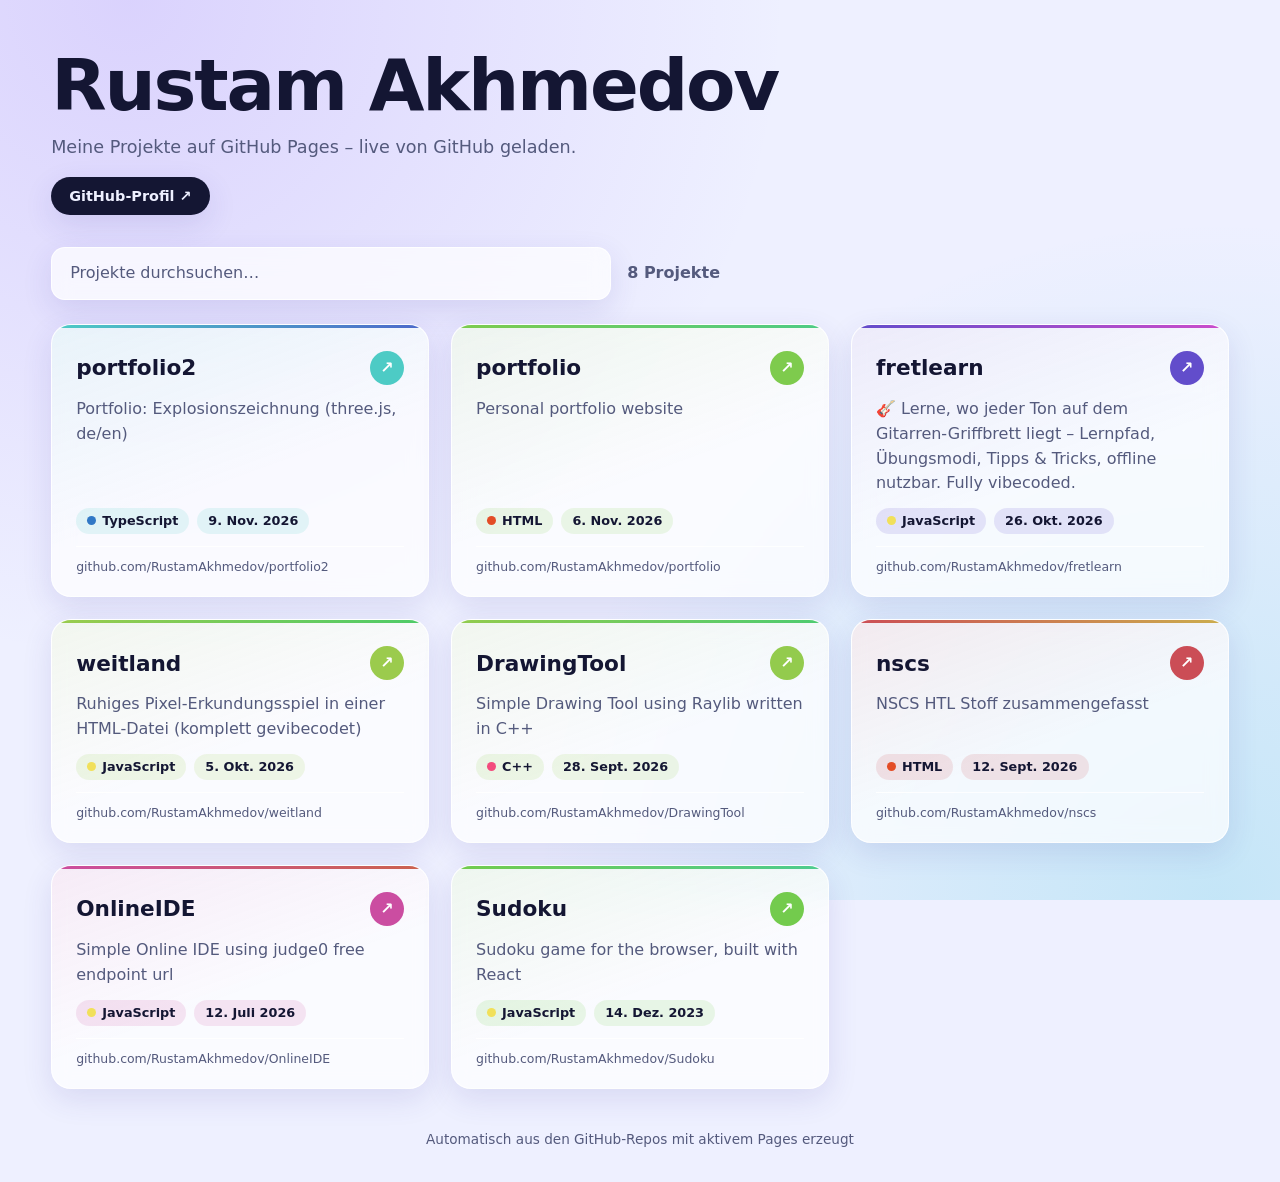
<file: index.html>
<!doctype html>
<html lang="de">
<head>
  <meta charset="utf-8">
  <meta name="viewport" content="width=device-width, initial-scale=1">
  <title>Rustam Akhmedov – Projekte</title>
  <meta name="description" content="Übersicht meiner auf GitHub Pages gehosteten Projekte.">
  <link rel="icon" type="image/svg+xml" href="/favicon.svg?v=3">
  <link rel="stylesheet" href="/style.css?v=5">
</head>
<body data-page="home">
  <main>
    <header class="hero">
      <div>
        <h1>Rustam Akhmedov</h1>
        <p class="sub">Meine Projekte auf GitHub Pages – live von GitHub geladen.</p>
        <div class="hero-links">
          <a class="pill" href="https://github.com/RustamAkhmedov">GitHub-Profil ↗</a>
        </div>
      </div>
    </header>
    <div class="toolbar">
      <input id="search" type="search" placeholder="Projekte durchsuchen…" aria-label="Projekte durchsuchen">
      <span id="count" class="count"></span>
    </div>
    <div id="projects" class="grid"><div class="skeleton"></div><div class="skeleton"></div><div class="skeleton"></div></div>
    <footer>Automatisch aus den GitHub-Repos mit aktivem Pages erzeugt</footer>
  </main>
  <script src="/app.js?v=7"></script>
</body>
</html>
</file>
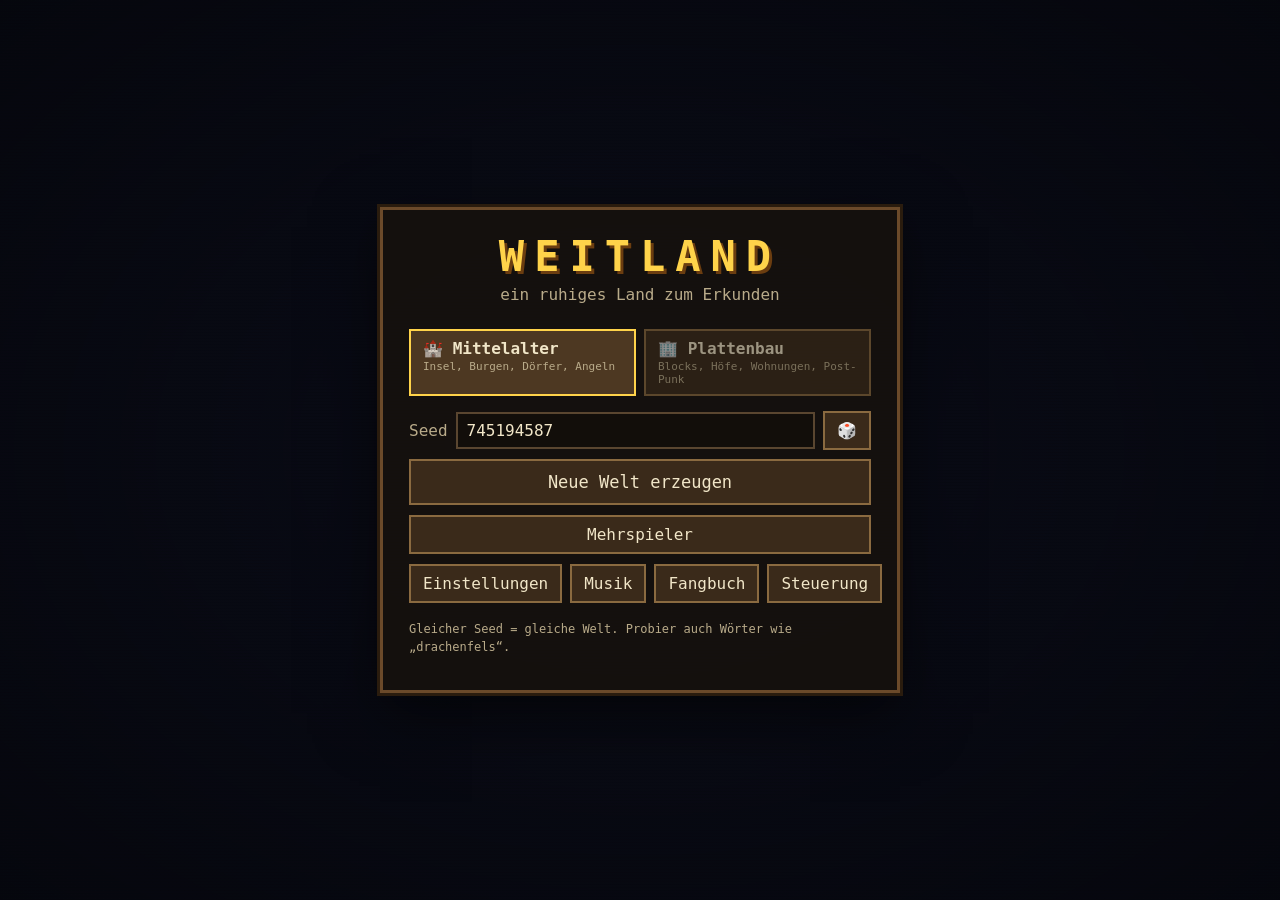
<file: weitland/index.html>
<!DOCTYPE html>
<html lang="de">
<head>
<meta charset="utf-8">
<meta name="viewport" content="width=device-width, initial-scale=1">
<title>Weitland</title>
<style>
:root {
  --ink: #f1e6c8;
  --ink-dim: #b9ab8a;
  --panel: rgba(22, 18, 14, 0.92);
  --wood: #6b4a2a;
  --gold: #ffd34a;
  --font: ui-monospace, "DejaVu Sans Mono", "Cascadia Mono", Consolas, monospace;
}

* { box-sizing: border-box; }
html, body {
  margin: 0; height: 100%; overflow: hidden;
  background: #0b0d18; color: var(--ink); font-family: var(--font);
  user-select: none;
}

#view, #mapCanvas, #scan {
  position: fixed; inset: 0; width: 100vw; height: 100vh; display: block;
}
#view { image-rendering: pixelated; image-rendering: crisp-edges; cursor: crosshair; }
#scan { pointer-events: none; display: none;
  background: repeating-linear-gradient(to bottom, rgba(0,0,0,0) 0 2px, rgba(0,0,0,0.13) 2px 3px); }
body.scanlines #scan { display: block; }
#mapCanvas { z-index: 5; }

.hidden { display: none !important; }

/* ---------- HUD ---------- */
#hud { position: fixed; inset: 0; pointer-events: none; z-index: 4; text-shadow: 0 1px 2px #000, 0 0 6px rgba(0,0,0,.6); }
#compass {
  position: absolute; top: 10px; left: 50%; transform: translateX(-50%);
  width: min(360px, 70vw); height: 30px;
  background: linear-gradient(to right, transparent, rgba(0,0,0,.35) 20%, rgba(0,0,0,.35) 80%, transparent);
}
#clock { position: absolute; top: 14px; right: 16px; font-size: 15px; }
#status { position: absolute; bottom: 16px; left: 50%; transform: translateX(-50%); font-size: 13px; color: var(--gold); letter-spacing: 1px; }
#debug { position: absolute; top: 10px; left: 12px; margin: 0; font-size: 12px; line-height: 1.35; color: #e8f0d0; }
#lockHint { position: absolute; bottom: 40px; left: 50%; transform: translateX(-50%); font-size: 12px; color: var(--ink-dim); white-space: nowrap; }

#toast {
  position: fixed; top: 54px; left: 50%; transform: translateX(-50%) translateY(-6px);
  background: rgba(16, 13, 10, 0.82); border: 1px solid #5a4630; padding: 8px 14px;
  font-size: 13px; opacity: 0; transition: opacity .3s, transform .3s; pointer-events: none; z-index: 6;
  max-width: 92vw; text-align: center;
}
#toast.show { opacity: 1; transform: translateX(-50%) translateY(0); }
#toast b, .keys td:first-child, .fine b { color: var(--gold); }

/* ---------- Menü ---------- */
#menu {
  position: fixed; inset: 0; z-index: 10; display: flex; align-items: center; justify-content: center;
  background: radial-gradient(ellipse at center, rgba(10,12,24,.35), rgba(5,6,12,.85));
  padding: 16px;
}
.panel {
  width: min(520px, 100%); max-height: 100%; overflow: auto; scrollbar-color: #8a6a40 #1a140e; scrollbar-width: thin;
  background: var(--panel); border: 3px solid var(--wood); box-shadow: 0 0 0 3px #2a1c0e, 0 20px 60px rgba(0,0,0,.6);
  padding: 22px 26px;
}
h1 { margin: 0; text-align: center; font-size: 42px; letter-spacing: 10px; color: var(--gold); text-shadow: 3px 3px 0 #6b3d10; }
h2 { margin: 0 0 14px; font-size: 18px; color: var(--gold); }
.sub { text-align: center; margin: 4px 0 20px; color: var(--ink-dim); }
.fine { font-size: 12px; color: var(--ink-dim); line-height: 1.5; }

button {
  font: inherit; color: var(--ink); background: #3a2a1a; border: 2px solid #8a6a40; padding: 8px 12px;
  cursor: pointer; width: 100%; margin: 5px 0;
}
button:hover { background: #4d3822; border-color: var(--gold); }
button.big { font-size: 17px; padding: 11px; }
.row { display: flex; gap: 8px; }
.seedRow { display: flex; gap: 8px; align-items: center; margin: 10px 0 4px; }
.seedRow label { color: var(--ink-dim); }
.seedRow input { flex: 1; min-width: 0; font: inherit; font-size: 16px; padding: 7px 9px; background: #120e0a; color: var(--ink); border: 2px solid #5a4630; }
.seedRow button { width: auto; margin: 0; }

.setRow { display: flex; align-items: center; gap: 10px; padding: 6px 0; border-bottom: 1px solid rgba(255,255,255,.06); font-size: 14px; }
.setRow span { flex: 1; }
.setRow select { font: inherit; background: #120e0a; color: var(--ink); border: 1px solid #5a4630; padding: 3px; }
.setRow input[type=range] { width: 130px; }
.setRow em { width: 30px; text-align: right; font-style: normal; color: var(--gold); }
.setRow input[type=checkbox] { width: 18px; height: 18px; accent-color: #c9962e; }

.keys { width: 100%; border-collapse: collapse; font-size: 13px; }
.keys td { padding: 4px 6px; border-bottom: 1px solid rgba(255,255,255,.06); vertical-align: top; }
.keys td:first-child { white-space: nowrap; }

.bar { height: 14px; border: 2px solid var(--wood); background: #120e0a; margin-top: 10px; }
#loadBar { height: 100%; width: 0; background: linear-gradient(to right, #5d8a3a, #9cc25a); }
#loadText { text-align: center; color: var(--ink-dim); }

@media (max-width: 520px) {
  h1 { font-size: 30px; letter-spacing: 6px; }
  #lockHint { display: none; }
}

#timelapse { position: absolute; top: 46px; left: 50%; transform: translateX(-50%); font-size: 15px; color: var(--gold); letter-spacing: 1px; }
#placeBanner {
  position: fixed; top: 22%; left: 50%; transform: translateX(-50%); z-index: 6; pointer-events: none;
  font-size: clamp(22px, 4vw, 40px); letter-spacing: 6px; color: #f6ecd0; opacity: 0;
  text-shadow: 0 2px 0 #3a2408, 0 0 18px rgba(0,0,0,.7);
}
#placeBanner.show { animation: placeIn 4.2s ease forwards; }
@keyframes placeIn { 0% { opacity: 0; transform: translateX(-50%) translateY(8px); } 15%, 70% { opacity: 1; transform: translateX(-50%) translateY(0); } 100% { opacity: 0; } }
.now { text-align: center; color: var(--gold); margin: 0 0 8px; min-height: 1.3em; }
#trackList { max-height: 210px; overflow-y: auto; scrollbar-color: #8a6a40 #1a140e; scrollbar-width: thin; margin: 6px 0 8px; border: 1px solid rgba(255,255,255,.08); }
.track { display: flex; }
.track button { margin: 0; border: none; border-bottom: 1px solid rgba(255,255,255,.06); background: transparent; text-align: left; }
.track button:hover { background: #3a2a1a; }
.track.on .trackName { color: var(--gold); background: rgba(255, 211, 74, 0.08); }
.trackDel { width: 40px !important; text-align: center !important; color: var(--ink-dim); }
.fileBtn { display: block; text-align: center; color: var(--ink); background: #3a2a1a; border: 2px dashed #8a6a40; padding: 8px 12px; cursor: pointer; margin: 8px 0; }
.fileBtn:hover { border-color: var(--gold); }

#roomInfo { position: absolute; top: 14px; left: 14px; font-size: 13px; color: var(--ink); background: rgba(16,13,10,.55); padding: 4px 8px; border: 1px solid #5a4630; }
#nameTags { position: fixed; inset: 0; pointer-events: none; z-index: 3; overflow: hidden; }
.nameTag { position: absolute; transform: translate(-50%, -100%); font-size: 12px; color: #fff; white-space: nowrap;
  background: rgba(10, 8, 6, .55); padding: 1px 6px; border-radius: 3px; text-shadow: 0 1px 1px #000; }
#chat { position: fixed; left: 14px; bottom: 64px; width: min(440px, calc(100vw - 28px)); z-index: 7; pointer-events: none; }
#chatLog div { font-size: 13px; margin-top: 3px; padding: 2px 8px; background: rgba(12,10,8,.6); width: fit-content; max-width: 100%;
  text-shadow: 0 1px 1px #000; transition: opacity 1s; }
#chatLog div b { color: var(--gold); }
#chatLog div.sys { color: var(--ink-dim); font-style: italic; }
#chatLog div.old { opacity: 0; }
#chatInput { pointer-events: auto; width: 100%; margin-top: 6px; font: inherit; font-size: 14px; padding: 6px 9px; background: rgba(18,14,10,.92);
  color: var(--ink); border: 2px solid #8a6a40; outline: none; }
#mpPlayers { font-size: 13px; color: var(--ink-dim); margin: 4px 0 8px; text-align: center; }
.setRow input[type=text], #mpName { font: inherit; background: #120e0a; color: var(--ink); border: 1px solid #5a4630; padding: 4px 6px; width: 170px; }

#actionHint { position: absolute; bottom: 64px; left: 50%; transform: translateX(-50%); font-size: 14px; color: #fff;
  background: rgba(16,13,10,.62); border: 1px solid #5a4630; padding: 5px 12px; white-space: nowrap; }
#actionHint.urgent { color: #ffe27a; border-color: #ffd34a; animation: pulse .25s infinite alternate; }
@keyframes pulse { from { transform: translateX(-50%) scale(1); } to { transform: translateX(-50%) scale(1.08); } }
#reel { position: absolute; bottom: 92px; left: 50%; transform: translateX(-50%); width: min(340px, 80vw);
  background: rgba(16,13,10,.7); border: 1px solid #5a4630; padding: 8px 10px; }
.reelLabel { font-size: 12px; text-align: center; margin-bottom: 6px; }
.reelLabel b { color: var(--gold); }
.reelBar { height: 9px; background: #120e0a; border: 1px solid #5a4630; margin-top: 4px; }
#reelProg { height: 100%; width: 0; background: linear-gradient(to right, #4f8a3a, #a6d65e); }
#reelTension { height: 100%; width: 0; background: #d9a441; }
#reelTension.pull { background: #e0483a; }
#fishList { display: grid; grid-template-columns: 1fr 1fr; gap: 4px; max-height: 300px; overflow-y: auto; margin: 6px 0 8px;
  scrollbar-color: #8a6a40 #1a140e; scrollbar-width: thin; }
.fishRow { display: flex; align-items: center; gap: 8px; padding: 4px 6px; background: rgba(255,255,255,.03); font-size: 12px; }
.fishRow canvas { width: 48px; height: 24px; image-rendering: pixelated; flex: none; }
.fishRow .fn { color: var(--ink); } .fishRow .fd { color: var(--ink-dim); font-size: 11px; }
.fishRow.unknown .fn { color: #6f6455; }
@media (max-width: 520px) { #fishList { grid-template-columns: 1fr; } }

.modes { display: flex; gap: 8px; margin-bottom: 10px; }
.modeBtn { display: flex; flex-direction: column; align-items: flex-start; gap: 2px; text-align: left; opacity: .62; }
.modeBtn span { font-size: 11px; color: var(--ink-dim); }
.modeBtn.on { opacity: 1; border-color: var(--gold); background: #4d3822; }
/* Plattenbau: kühleres Menü */
body.mode-plattenbau { --gold: #e8c46a; --wood: #4a4f55; --panel: rgba(18, 20, 24, 0.93); }
body.mode-plattenbau .panel { border-color: #4a4f55; box-shadow: 0 0 0 3px #1c1f23, 0 20px 60px rgba(0,0,0,.6); }
body.mode-plattenbau button { background: #2a2e33; border-color: #5c636b; }
body.mode-plattenbau button:hover { background: #363b41; border-color: var(--gold); }
body.mode-plattenbau .modeBtn.on { background: #3a4047; }
body.mode-plattenbau h1 { text-shadow: 3px 3px 0 #6b2420; letter-spacing: 6px; }

#actionHint.top { bottom: auto; top: 100px; }
</style>
</head>
<body>
<canvas id="view"></canvas>
<div id="scan"></div>
<canvas id="mapCanvas" class="hidden"></canvas>

<div id="hud" class="hidden">
  <canvas id="compass"></canvas>
  <div id="clock"></div>
  <div id="timelapse" class="hidden"></div>
  <div id="status"></div>
  <pre id="debug" class="hidden"></pre>
  <div id="roomInfo" class="hidden"></div>
  <div id="actionHint" class="hidden"></div>
  <div id="reel" class="hidden"><div class="reelLabel">Einholen: <b>E halten</b> · loslassen, wenn er zieht!</div>
    <div class="reelBar"><div id="reelProg"></div></div><div class="reelBar tension"><div id="reelTension"></div></div></div>
  <div id="lockHint">Ins Bild klicken = mit Maus/Trackpad umschauen · oder zwei Finger wischen · Pfeiltasten gehen immer</div>
</div>
<div id="toast"></div>
<div id="nameTags"></div>
<div id="chat"><div id="chatLog"></div><input id="chatInput" class="hidden" maxlength="140" placeholder="Nachricht … (Enter senden, Esc abbrechen)" autocomplete="off"></div>
<div id="placeBanner"></div>

<div id="menu">
  <div class="panel">
    <h1>WEITLAND</h1>
    <p class="sub">ein ruhiges Land zum Erkunden</p>

    <section id="p_main">
      <div class="modes">
        <button data-mode="medieval" class="modeBtn"><b>🏰 Mittelalter</b><span>Insel, Burgen, Dörfer, Angeln</span></button>
        <button data-mode="plattenbau" class="modeBtn"><b>🏢 Plattenbau</b><span>Blocks, Höfe, Wohnungen, Post-Punk</span></button>
      </div>
      <button id="btnResume" class="big hidden">Zurück ins Spiel</button>
      <button id="btnContinue" class="big hidden">Weiterspielen</button>
      <div class="seedRow">
        <label for="seedInput">Seed</label>
        <input id="seedInput" maxlength="32" spellcheck="false" autocomplete="off">
        <button id="btnDice" title="Zufälliger Seed">🎲</button>
      </div>
      <button id="btnNew" class="big">Neue Welt erzeugen</button>
      <button id="btnMulti">Mehrspieler</button>
      <div class="row">
        <button id="btnSettings">Einstellungen</button>
        <button id="btnMusic">Musik</button>
        <button id="btnFish">Fangbuch</button>
        <button id="btnHelp">Steuerung</button>
      </div>
      <p class="fine">Gleicher Seed = gleiche Welt. Probier auch Wörter wie „drachenfels“.</p>
    </section>

    <section id="p_settings" class="hidden">
      <h2>Einstellungen</h2>
      <div id="settingsList"></div>
      <button data-back>Zurück</button>
    </section>

    <section id="p_help" class="hidden">
      <h2>Steuerung</h2>
      <table class="keys">
        <tr><td>W A S D</td><td>gehen</td></tr>
        <tr><td>Shift</td><td>rennen</td></tr>
        <tr><td>Leertaste</td><td>springen</td></tr>
        <tr><td>R</td><td>Autolaufen an/aus – dann nur noch lenken</td></tr>
        <tr><td>Pfeiltasten</td><td>umschauen ohne Maus</td></tr>
        <tr><td>ins Bild klicken</td><td>mit Maus oder Trackpad umschauen (Esc gibt frei)</td></tr>
        <tr><td>2 Finger wischen</td><td>umschauen auf dem Trackpad, ohne Klick</td></tr>
        <tr><td>M</td><td>Karte (wischen/Mausrad = Zoom)</td></tr>
        <tr><td>E / Klick</td><td>Angeln (am Wasser) · im Plattenbau: rauchen, Gitarre …</td></tr>
        <tr><td>J</td><td>Fangbuch</td></tr>
        <tr><td>L</td><td>Laterne</td></tr>
        <tr><td>T halten</td><td>Zeitraffer: je länger, desto schneller (ein Tag in wenigen Sekunden)</td></tr>
        <tr><td>N</td><td>nächster Song</td></tr>
        <tr><td>U</td><td>Ton aus/an</td></tr>
        <tr><td>Enter</td><td>Chat (im Mehrspieler)</td></tr>
        <tr><td>F</td><td>Fliegen (Leertaste hoch, C runter)</td></tr>
        <tr><td>H</td><td>Oberfläche ausblenden (Fotomodus)</td></tr>
        <tr><td>F3</td><td>Infos (FPS, Position, Seed)</td></tr>
        <tr><td>Esc / P</td><td>Menü</td></tr>
      </table>
      <p class="fine"><b>Trackpad-Tipp:</b> Viele Laptops schalten das Touchpad ab, solange eine Taste gedrückt ist.
        Dann klappt „W halten + wischen“ nicht. Lösung: <b>R</b> für Autolaufen, oder in KDE unter
        Systemeinstellungen → Maus &amp; Touchpad → Touchpad „Beim Tippen deaktivieren“ ausschalten.</p>
      <button data-back>Zurück</button>
    </section>

    <section id="p_music" class="hidden">
      <h2>Musik</h2>
      <div id="nowPlaying" class="now">–</div>
      <div class="row">
        <button id="mPrev" title="Vorheriger Song">⏮</button>
        <button id="mToggle" title="Abspielen/Pause">▶</button>
        <button id="mNext" title="Nächster Song">⏭</button>
      </div>
      <div id="trackList"></div>
      <label class="setRow"><span>Reihenfolge</span>
        <select id="mMode"><option value="list">Der Reihe nach</option><option value="shuffle">Zufällig</option><option value="one">Einen wiederholen</option></select>
      </label>
      <label class="fileBtn">Song hinzufügen …<input id="mAdd" type="file" accept="audio/*" multiple hidden></label>
      <p class="fine">♪ = Song, ♫ = im Spiel erzeugte Musik. Eigene Songs bleiben in diesem Browser gespeichert.
        <b>N</b> = nächster Song, <b>U</b> = Ton aus/an. Lautstärken unter Einstellungen.</p>
      <button data-back>Zurück</button>
    </section>

    <section id="p_multi" class="hidden">
      <h2>Mehrspieler</h2>
      <label class="setRow"><span>Dein Name</span><input id="mpName" maxlength="20" autocomplete="off" spellcheck="false"></label>
      <button id="mpHost" class="big">Raum erstellen</button>
      <div class="seedRow">
        <label for="mpCode">Code</label>
        <input id="mpCode" maxlength="8" placeholder="z. B. K7M2QX" autocomplete="off" spellcheck="false">
        <button id="mpJoin">Beitreten</button>
      </div>
      <div id="mpStatus" class="now">Nicht verbunden</div>
      <div id="mpPlayers"></div>
      <button id="mpLeave" class="hidden">Raum verlassen</button>
      <p class="fine">Wer den Raum erstellt, bestimmt Welt (Seed) und Uhrzeit. Die anderen geben den Code ein
        und erscheinen direkt neben dem Gastgeber. <b>Enter</b> = Chat.<br>
        Braucht Internet. Die Verbindung läuft direkt zwischen euren Rechnern (WebRTC); in manchen
        Schul-WLANs sind solche Verbindungen gesperrt – dann klappt es z. B. über einen Handy-Hotspot.</p>
      <button data-back>Zurück</button>
    </section>

    <section id="p_fish" class="hidden">
      <h2>Fangbuch</h2>
      <div id="fishSummary" class="now"></div>
      <div id="fishList"></div>
      <p class="fine"><b>E</b> am Wasser = Angel auswerfen. Taucht der Schwimmer richtig ab: sofort <b>E</b>.
        Dann <b>E halten</b> zum Einholen – aber loslassen, solange der Fisch zieht. In der Dämmerung und bei Regen
        beißen sie öfter, manche Fische nur nachts, große nur im tiefen Wasser. Seen/Flüsse und Meer haben andere Arten.</p>
      <button data-back>Zurück</button>
    </section>

    <section id="p_loading" class="hidden">
      <div class="bar"><div id="loadBar"></div></div>
      <p id="loadText"></p>
    </section>
  </div>
</div>

<script>
'use strict';
/* Zufall, Rauschen und kleine Mathe-Helfer. Alles ist deterministisch aus dem Seed. */

function clamp(x, a, b) { return x < a ? a : x > b ? b : x; }
function lerp(a, b, t) { return a + (b - a) * t; }
function smoothstep(a, b, x) {
  let t = (x - a) / (b - a);
  t = t < 0 ? 0 : t > 1 ? 1 : t;
  return t * t * (3 - 2 * t);
}

function mulberry32(seed) {
  let a = seed >>> 0;
  return function () {
    a = (a + 0x6D2B79F5) | 0;
    let t = Math.imul(a ^ (a >>> 15), 1 | a);
    t = (t + Math.imul(t ^ (t >>> 7), 61 | t)) ^ t;
    return ((t ^ (t >>> 14)) >>> 0) / 4294967296;
  };
}

// Ganzzahl-Hash -> [0, 1)
function hash2i(x, y, s) {
  let h = (Math.imul(x, 374761393) + Math.imul(y, 668265263) + Math.imul(s, 1442695041)) | 0;
  h = Math.imul(h ^ (h >>> 13), 1274126177);
  h ^= h >>> 16;
  return (h >>> 0) / 4294967296;
}

// Zahlen bleiben Zahlen, Wörter wie "drachenfels" werden zu einer Zahl
function seedFromString(str) {
  str = String(str).trim();
  if (/^\d+$/.test(str)) return parseInt(str, 10) >>> 0;
  let h = 2166136261;
  for (let i = 0; i < str.length; i++) {
    h ^= str.charCodeAt(i);
    h = Math.imul(h, 16777619);
  }
  return h >>> 0;
}

function randomSeedString() {
  return String(Math.floor(Math.random() * 900000000) + 100000000);
}

class Noise2D {
  constructor(seed) {
    const rnd = mulberry32(seed);
    const p = new Uint8Array(256);
    for (let i = 0; i < 256; i++) p[i] = i;
    for (let i = 255; i > 0; i--) {
      const j = (rnd() * (i + 1)) | 0;
      const t = p[i]; p[i] = p[j]; p[j] = t;
    }
    this.perm = new Uint8Array(512);
    for (let i = 0; i < 512; i++) this.perm[i] = p[i & 255];
    this.gx = new Float32Array(256);
    this.gy = new Float32Array(256);
    for (let i = 0; i < 256; i++) {
      const a = rnd() * Math.PI * 2;
      this.gx[i] = Math.cos(a);
      this.gy[i] = Math.sin(a);
    }
  }

  // Perlin-Gradientenrauschen, ungefähr -1..1
  noise(x, y) {
    const x0 = Math.floor(x), y0 = Math.floor(y);
    const xf = x - x0, yf = y - y0;
    const X = x0 & 255, Y = y0 & 255;
    const p = this.perm;
    const a = p[X] + Y, b = p[X + 1] + Y;
    return this._blend(p[a], p[b], p[a + 1], p[b + 1], xf, yf);
  }

  // Kachelbares Rauschen mit Periode `per` (in Gitterzellen)
  noiseP(x, y, per) {
    const x0 = Math.floor(x), y0 = Math.floor(y);
    const xf = x - x0, yf = y - y0;
    const X = ((x0 % per) + per) % per, Y = ((y0 % per) + per) % per;
    const X1 = (X + 1) % per, Y1 = (Y + 1) % per;
    const p = this.perm;
    return this._blend(p[p[X] + Y], p[p[X1] + Y], p[p[X] + Y1], p[p[X1] + Y1], xf, yf);
  }

  _blend(i00, i10, i01, i11, xf, yf) {
    const gx = this.gx, gy = this.gy;
    const n00 = gx[i00] * xf + gy[i00] * yf;
    const n10 = gx[i10] * (xf - 1) + gy[i10] * yf;
    const n01 = gx[i01] * xf + gy[i01] * (yf - 1);
    const n11 = gx[i11] * (xf - 1) + gy[i11] * (yf - 1);
    const u = xf * xf * xf * (xf * (xf * 6 - 15) + 10);
    const v = yf * yf * yf * (yf * (yf * 6 - 15) + 10);
    const a = n00 + u * (n10 - n00), b = n01 + u * (n11 - n01);
    return (a + v * (b - a)) * 1.41;
  }

  fbm(x, y, octaves) {
    let s = 0, amp = 1, norm = 0;
    for (let o = 0; o < octaves; o++) {
      s += this.noise(x, y) * amp;
      norm += amp;
      amp *= 0.5;
      x = x * 2.03 + 17.1;
      y = y * 2.03 - 9.7;
    }
    return s / norm;
  }

  // Gratrauschen für Gebirgsketten, ungefähr 0..1
  ridged(x, y, octaves) {
    let s = 0, amp = 0.5, w = 1;
    for (let o = 0; o < octaves; o++) {
      let n = 1 - Math.abs(this.noise(x, y));
      n *= n;
      n *= w;
      w = n * 2 > 1 ? 1 : n * 2;
      s += n * amp;
      amp *= 0.5;
      x = x * 2.03 + 31.3;
      y = y * 2.03 - 5.9;
    }
    return s;
  }
}

// Kachelbare Rauschtextur, auf 0..1 normalisiert (Wolken, Wellen)
function makeTileTexture(size, basePeriod, octaves, seed) {
  const n = new Noise2D(seed);
  const out = new Float32Array(size * size);
  let mn = Infinity, mx = -Infinity;
  for (let y = 0; y < size; y++) {
    for (let x = 0; x < size; x++) {
      let s = 0, amp = 1, per = basePeriod;
      for (let o = 0; o < octaves; o++) {
        s += n.noiseP(x / size * per, y / size * per, per) * amp;
        amp *= 0.5;
        per *= 2;
      }
      out[y * size + x] = s;
      if (s < mn) mn = s;
      if (s > mx) mx = s;
    }
  }
  const k = 1 / (mx - mn);
  for (let i = 0; i < out.length; i++) out[i] = (out[i] - mn) * k;
  return out;
}

const BAYER4 = [0, 8, 2, 10, 12, 4, 14, 6, 3, 11, 1, 9, 15, 7, 13, 5].map(v => (v + 0.5) / 16);
</script>
<script>
'use strict';
/* Weltgenerierung: Höhenkarte, Farben, Normalen, Bauwerke, Detailstufen (Mips) und Vegetation.
   1 Zelle = 1 Meter. x = Osten, y = Süden, z = Höhe. Meeresspiegel = 0. */

const WORLD_N = 2048;
const SEA_LEVEL = 0;
const MIP_LEVELS = 4;
const BUCKET = 32;            // Größe der Vegetations-Buckets in Metern
const NOVEG_RES = 2;          // Auflösung der "hier keine Bäume"-Maske in Metern

const KIND_CONIFER = 0, KIND_DECID = 1, KIND_BUSH = 2, KIND_ROCK = 3,
  KIND_LAMP = 4, KIND_WELL = 5, KIND_HAY = 6, KIND_BARREL = 7, KIND_BANNER = 8,
  // Plattenbau
  KIND_BIRCH = 9, KIND_CAR = 10, KIND_BENCH = 11, KIND_SWING = 12, KIND_SLIDE = 13, KIND_LAUNDRY = 14,
  KIND_ANTENNA = 15, KIND_DUMPSTER = 16, KIND_STREETLAMP = 17, KIND_SOFA = 18, KIND_TABLE = 19, KIND_TV = 20,
  KIND_FRIDGE = 21, KIND_BED = 22, KIND_STOVE = 23, KIND_PLANT = 24, KIND_WARDROBE = 25, KIND_ASHTRAY = 26,
  KIND_GUITAR = 27, KIND_CAT = 28, KIND_POPLAR = 29;
const KIND_INDOOR_MIN = 18, KIND_INDOOR_MAX = 27;     // Möbel: werden mit Innenlicht beleuchtet
// Kollisionsradius je Objektart (0 = man läuft hindurch)
const KIND_RADIUS = [0.35, 0.35, 0, -1, 0.15, 1.0, 0.6, 0.4, 0,
  0.3, 1.1, 0.5, 0.7, 0.7, 0, 0, 0.8, 0.15, 0.7, 0.5, 0.35, 0.4, 0.8, 0.4, 0.3, 0.55, 0.25, 0.25, 0, 0.35];

// Bodenarten (für Gras, Schritte, Karte)
const G_WATER = 0, G_SAND = 1, G_GRASS = 2, G_FOREST = 3, G_ROCK = 4, G_SNOW = 5, G_PATH = 6, G_BUILT = 7, G_FIELD = 8;
// Zell-Flags für Bauwerke
const M_STRUCT = 1, M_SPAN = 2;

function packRGB(r, g, b) {
  return (clamp(r, 0, 255) | 0) | ((clamp(g, 0, 255) | 0) << 8) | ((clamp(b, 0, 255) | 0) << 16);
}

const nextTick = () => new Promise(r => setTimeout(r, 0));

async function generateWorld(seedStr, onProgress, mode = 'medieval') {
  const seed = seedFromString(seedStr);
  const pb = mode === 'plattenbau';
  const district = pb ? districtTerrain(seed) : null;
  const N = WORLD_N;
  const t0 = performance.now();

  const nWarp = new Noise2D(seed ^ 0x51ed27);
  const nBase = new Noise2D(seed + 1);
  const nHill = new Noise2D(seed + 2);
  const nRidge = new Noise2D(seed + 3);
  const nMount = new Noise2D(seed + 4);
  const nRiver = new Noise2D(seed + 5);
  const nLake = new Noise2D(seed + 6);
  const nForest = new Noise2D(seed + 7);
  const nPatch = new Noise2D(seed + 8);
  const nConifer = new Noise2D(seed + 9);

  const forestAt = (x, y) => smoothstep(0.0, 0.2, nForest.fbm(x / 240, y / 240, 4));

  // ---------- 1. Höhen ----------
  const H = new Float32Array(N * N);
  for (let y = 0; y < N; y++) {
    if (pb) {
      for (let x = 0; x < N; x++) H[y * N + x] = district.height(x, y);
      if ((y & 31) === 31) { onProgress(0.45 * y / N, 'Forme das Land …'); await nextTick(); }
      continue;
    }
    for (let x = 0; x < N; x++) {
      const wx = x + nWarp.fbm(x / 380, y / 380, 3) * 140;
      const wy = y + nWarp.fbm(x / 380 + 40.7, y / 380 - 13.1, 3) * 140;
      const dx = wx / N - 0.5, dy = wy / N - 0.5;
      const d = Math.sqrt(dx * dx + dy * dy) * 2;          // 0 = Mitte, 1 = Rand
      const cont = nBase.fbm(wx / 520, wy / 520, 5);
      const e = cont * 0.6 + 0.3 - smoothstep(0.5, 0.97, d) * 1.25;
      let h;
      if (e < 0) {
        h = e * 45 - 0.4;                                     // Meeresboden
      } else {
        const land = smoothstep(0, 0.2, e);
        const hills = nHill.fbm(wx / 170, wy / 170, 4);
        const mMask = smoothstep(0.0, 0.4, nMount.fbm(x / 800 + 3.3, y / 800 - 7.7, 3) + 0.06);
        const ridge = nRidge.ridged(wx / 330, wy / 330, 5);
        h = e * 18 + land * (7 + hills * 7) + land * mMask * ridge * ridge * 200;

        // Flüsse: schmale Täler entlang der Nulllinie eines Rauschfeldes
        const rv = Math.abs(nRiver.fbm(wx / 650, wy / 650, 3));
        const k = land * (1 - smoothstep(25, 70, h));
        const valley = 1 - smoothstep(0.0, 0.09, rv);
        h -= valley * k * h * 0.9;
        const ch = 1 - smoothstep(0.004, 0.03, rv);
        h += (-1.8 - h) * ch * k;

        // Seen: erst eine flache Mulde, dann das eigentliche Becken – nur im Flachland
        const lk = nLake.fbm(x / 260 + 11, y / 260 + 5, 3);
        const flat = k * (1 - smoothstep(10, 28, h));
        h -= h * smoothstep(0.16, 0.36, lk) * flat * 0.8;
        h += (-2.6 - h) * smoothstep(0.3, 0.44, lk) * flat;
      }
      H[y * N + x] = h;
    }
    if ((y & 31) === 31) { onProgress(0.45 * y / N, 'Forme das Land …'); await nextTick(); }
  }

  // ---------- 2. Normalen, Farben, Bodenarten ----------
  const C = new Uint32Array(N * N);
  const NX = new Int8Array(N * N), NY = new Int8Array(N * N), NZ = new Int8Array(N * N);
  const gtype = new Uint8Array(N * N);
  const mat = new Uint8Array(N * N);

  function shadeCell(x, y) {
    const i = y * N + x;
    const xm = x > 0 ? x - 1 : 0, xp = x < N - 1 ? x + 1 : N - 1;
    const ym = y > 0 ? y - 1 : 0, yp = y < N - 1 ? y + 1 : N - 1;
    const gx = (H[y * N + xp] - H[y * N + xm]) * 0.5;
    const gy = (H[yp * N + x] - H[ym * N + x]) * 0.5;
    const inv = 127 / Math.sqrt(gx * gx + gy * gy + 1);
    NX[i] = -gx * inv; NY[i] = -gy * inv; NZ[i] = inv;
    const slope = Math.sqrt(gx * gx + gy * gy);
    const h = H[i];
    const patch = nPatch.fbm(x / 38, y / 38, 3);
    const jit = hash2i(x, y, seed) - 0.5;
    let r, g, b, gt;
    if (h < 0) {
      // Grund unter Wasser: Sand, mit der Tiefe dunkler
      const t = clamp(-h / 8, 0, 1);
      if (pb) { r = lerp(120, 60, t); g = lerp(112, 66, t); b = lerp(88, 56, t); }
      else { r = lerp(196, 92, t); g = lerp(180, 100, t); b = lerp(130, 78, t); }
      gt = G_WATER;
    } else if (h < 0.7 + patch * 0.8) {
      if (pb) { r = 150; g = 138; b = 108; } else { r = 212; g = 196; b = 142; }   // Strand / Ufer
      gt = G_SAND;
    } else {
      const fo = forestAt(x, y);
      const gtv = clamp(0.5 + patch * 1.3, 0, 1);
      if (pb) {
        // Herbst: blasses Olivgrün, im Wald braunes Laub
        r = lerp(96, 132, gtv); g = lerp(110, 132, gtv); b = lerp(62, 76, gtv);
        r = lerp(r, 112, fo * 0.7); g = lerp(g, 92, fo * 0.7); b = lerp(b, 56, fo * 0.7);
      } else {
        r = lerp(74, 108, gtv); g = lerp(128, 162, gtv); b = lerp(46, 64, gtv);
        r = lerp(r, 50, fo * 0.75); g = lerp(g, 90, fo * 0.75); b = lerp(b, 38, fo * 0.75);
      }
      gt = fo > 0.45 ? G_FOREST : G_GRASS;
      const alp = smoothstep(55, 100, h);                   // Bergwiese
      r = lerp(r, 120, alp * 0.6); g = lerp(g, 132, alp * 0.6); b = lerp(b, 80, alp * 0.6);
      const dirt = smoothstep(0.35, 0.65, slope) * 0.6;
      r = lerp(r, 118, dirt); g = lerp(g, 100, dirt); b = lerp(b, 70, dirt);
      const rock = Math.max(smoothstep(0.6, 1.05, slope), smoothstep(100, 135, h + patch * 25));
      const rg = 118 + patch * 30;
      r = lerp(r, rg + 4, rock); g = lerp(g, rg, rock); b = lerp(b, rg - 8, rock);
      if (rock > 0.5) gt = G_ROCK;
      const snow = smoothstep(128, 142, h + patch * 22) * (1 - smoothstep(0.9, 1.4, slope));
      r = lerp(r, 236, snow); g = lerp(g, 240, snow); b = lerp(b, 246, snow);
      if (snow > 0.5) gt = G_SNOW;
    }
    const br = 1 + jit * 0.1;
    C[i] = packRGB(r * br, g * br, b * br);
    gtype[i] = gt;
  }

  // Bereich neu einfärben (nach dem Einebnen für Bauwerke); Bauwerkszellen bleiben unverändert
  function recolor(x0, y0, x1, y1) {
    x0 = Math.max(0, x0 | 0); y0 = Math.max(0, y0 | 0); x1 = Math.min(N - 1, x1 | 0); y1 = Math.min(N - 1, y1 | 0);
    for (let y = y0; y <= y1; y++) for (let x = x0; x <= x1; x++) {
      const i = y * N + x;
      if (mat[i]) continue;
      const keep = gtype[i] === G_PATH || gtype[i] === G_FIELD || gtype[i] === G_BUILT;
      const c = C[i], g = gtype[i];
      shadeCell(x, y);
      if (keep) { C[i] = c; gtype[i] = g; }
    }
  }

  for (let y = 0; y < N; y++) {
    for (let x = 0; x < N; x++) shadeCell(x, y);
    if ((y & 63) === 63) { onProgress(0.45 + 0.2 * y / N, 'Lasse Gras wachsen …'); await nextTick(); }
  }

  // ---------- 3. Bauwerke: Dörfer, Burgen, Ruinen, Wege, Brücken, Stege ----------
  onProgress(0.66, 'Baue Dörfer und Burgen …');
  await nextTick();
  const noVeg = new Uint8Array((N / NOVEG_RES) * (N / NOVEG_RES));
  const cells = new Map();
  const B = {
    N, H, C, NX, NY, NZ, gtype, mat, cells, noVeg, seed,
    rnd: mulberry32(seed ^ 0xB11D),
    recolor, decor: [],
  };
  B.interact = [];
  const structures = pb ? buildDistrict(B, district) : buildStructures(B);

  // ---------- 4. Detailstufen für weite Entfernungen ----------
  // Bauwerke werden mit "Maximum" statt Mittelwert verkleinert, damit Burgen auch von weitem sichtbar bleiben.
  onProgress(0.8, 'Rechne Fernsicht …');
  await nextTick();
  const topH = i => (mat[i] & M_SPAN) ? Math.max(H[i], cells.get(i).spanTop) : H[i];
  const levels = [{ size: N, h: H, c: C, nx: NX, ny: NY, nz: NZ, s: mat }];
  for (let L = 1; L < MIP_LEVELS; L++) {
    const src = levels[L - 1], S = src.size, D = S >> 1;
    const h = new Float32Array(D * D), c = new Uint32Array(D * D), s = new Uint8Array(D * D);
    for (let y = 0; y < D; y++) {
      for (let x = 0; x < D; x++) {
        const a = (2 * y) * S + 2 * x, b = a + 1, cc = a + S, d = cc + 1;
        const o = y * D + x;
        if (src.s[a] | src.s[b] | src.s[cc] | src.s[d]) {
          let best = a, bh = -1e9;
          for (const q of [a, b, cc, d]) {
            const hq = L === 1 ? topH(q) : src.h[q];
            if (src.s[q] && hq > bh) { bh = hq; best = q; }
          }
          h[o] = bh; c[o] = src.c[best]; s[o] = 1;
          continue;
        }
        h[o] = (src.h[a] + src.h[b] + src.h[cc] + src.h[d]) * 0.25;
        const A = src.c[a], Bc = src.c[b], E = src.c[cc], F = src.c[d];
        const r = ((A & 255) + (Bc & 255) + (E & 255) + (F & 255)) >> 2;
        const g = (((A >> 8) & 255) + ((Bc >> 8) & 255) + ((E >> 8) & 255) + ((F >> 8) & 255)) >> 2;
        const bl = (((A >> 16) & 255) + ((Bc >> 16) & 255) + ((E >> 16) & 255) + ((F >> 16) & 255)) >> 2;
        c[o] = r | (g << 8) | (bl << 16);
      }
    }
    const nx = new Int8Array(D * D), ny = new Int8Array(D * D), nz = new Int8Array(D * D);
    const sp = 1 << L;
    for (let y = 0; y < D; y++) {
      for (let x = 0; x < D; x++) {
        const gx = (h[y * D + Math.min(D - 1, x + 1)] - h[y * D + Math.max(0, x - 1)]) / (2 * sp);
        const gy = (h[Math.min(D - 1, y + 1) * D + x] - h[Math.max(0, y - 1) * D + x]) / (2 * sp);
        const inv = 127 / Math.sqrt(gx * gx + gy * gy + 1);
        const i = y * D + x;
        nx[i] = -gx * inv; ny[i] = -gy * inv; nz[i] = inv;
      }
    }
    levels.push({ size: D, h, c, nx, ny, nz, s });
  }
  onProgress(0.85, 'Pflanze Bäume …');
  await nextTick();

  // ---------- 5. Vegetation und Felsen ----------
  const rnd = mulberry32(seed ^ 0xBEEF);
  const tx = [], ty = [], tz = [], th = [], tk = [], tv = [];
  const G = 3.5;
  const cellsG = Math.floor(N / G);
  const NV = N / NOVEG_RES;
  for (let gy = 0; gy < cellsG; gy++) {
    for (let gx = 0; gx < cellsG; gx++) {
      const x = (gx + rnd()) * G, y = (gy + rnd()) * G;
      if (x < 2 || y < 2 || x > N - 3 || y > N - 3) continue;
      const i = (y | 0) * N + (x | 0);
      const h = H[i];
      const r = rnd(), r3 = rnd(), r4 = rnd();
      if (h < 0.9 || mat[i] || noVeg[((y / NOVEG_RES) | 0) * NV + ((x / NOVEG_RES) | 0)]) continue;
      const gt = gtype[i];
      if (gt === G_PATH || gt === G_FIELD || gt === G_BUILT) continue;
      const nz = NZ[i] / 127;
      const steep = smoothstep(0.82, 0.6, nz);
      const rockChance = 0.004 + steep * 0.08 + smoothstep(70, 110, h) * 0.03;
      let kind = -1, size = 1;
      if (r < rockChance) {
        kind = KIND_ROCK; size = 0.7 + r3 * r4 * 2.2;
      } else if (nz > 0.8) {
        const fo = forestAt(x, y) * (1 - smoothstep(85, 110, h)) * smoothstep(1.0, 3.0, h);
        const r2 = (r - rockChance) / (1 - rockChance);
        const treeP = fo * 0.72 + 0.01;
        if (r2 < treeP) {
          const conP = clamp(0.35 + nConifer.fbm(x / 300, y / 300, 2) * 1.6 + smoothstep(30, 80, h) * 0.7, 0, 1);
          if (pb) {
            if (r3 < conP * 0.6) { kind = KIND_CONIFER; size = 11 + r4 * 8; }
            else if (r3 > 0.93) { kind = KIND_POPLAR; size = 15 + r4 * 6; }
            else { kind = KIND_BIRCH; size = 10 + r4 * 6; }
          } else if (r3 < conP) { kind = KIND_CONIFER; size = 10 + r4 * 7; }
          else { kind = KIND_DECID; size = 7 + r4 * 5; }
        } else if (r2 < treeP + 0.035 * (1 - fo * 0.4)) {
          kind = KIND_BUSH; size = 1.0 + r4 * 0.8;
        }
      }
      if (kind < 0) continue;
      tx.push(x); ty.push(y); tz.push(h - (kind === KIND_ROCK ? size * 0.15 : 0.25));
      th.push(size); tk.push(kind); tv.push((r3 * 997 + r4 * 31) & 3);
    }
    if ((gy & 63) === 63) { onProgress(0.85 + 0.1 * gy / cellsG, 'Pflanze Bäume …'); await nextTick(); }
  }
  // Dekoration der Bauwerke (Laternen, Brunnen, Heu, Fässer, Banner)
  for (const d of B.decor) {
    tx.push(d.x); ty.push(d.y); tz.push(d.z); th.push(d.h); tk.push(d.kind); tv.push(d.variant || 0);
  }

  // In Buckets sortieren, damit Renderer und Kollision nur Nachbarn anschauen
  const NB = N / BUCKET, count = tx.length;
  const bStart = new Uint32Array(NB * NB + 1);
  const bOf = new Uint32Array(count);
  for (let i = 0; i < count; i++) {
    const b = clamp((ty[i] / BUCKET) | 0, 0, NB - 1) * NB + clamp((tx[i] / BUCKET) | 0, 0, NB - 1);
    bOf[i] = b;
    bStart[b + 1]++;
  }
  for (let b = 0; b < NB * NB; b++) bStart[b + 1] += bStart[b];
  const fill = bStart.slice(0, NB * NB);
  const veg = {
    x: new Float32Array(count), y: new Float32Array(count), z: new Float32Array(count),
    h: new Float32Array(count), kind: new Uint8Array(count), variant: new Uint8Array(count),
  };
  for (let i = 0; i < count; i++) {
    const j = fill[bOf[i]]++;
    veg.x[j] = tx[i]; veg.y[j] = ty[i]; veg.z[j] = tz[i];
    veg.h[j] = th[i]; veg.kind[j] = tk[i]; veg.variant[j] = tv[i];
  }

  // ---------- 6. Meer oder Binnengewässer? (Flutfüllung vom Kartenrand, 8-m-Raster) ----------
  const seaMask = computeSeaMask(levels[3]);

  // ---------- 7. Startpunkt: am Rand eines Dorfes, sonst eine Wiese nahe der Mitte ----------
  const world = { N, seed, seedStr, mode, levels, veg, bStart, NB, gtype, mat, cells, structures, seaMask, spawn: null, interact: B.interact };
  world.spawn = structures.spawn || findSpawn(world, forestAt);
  world.homeApt = structures.home ? structures.home.apt : -1;

  onProgress(1, 'Fertig');
  console.log(`[Weitland] ${mode} ${seedStr} in ${(performance.now() - t0).toFixed(0)} ms, ${count} Objekte, ` +
    (pb ? `${structures.blocks} Blocks, ${structures.flats} Wohnungen, ` : `${structures.villages.length} Dörfer, ${structures.castles.length} Burgen, `) +
    `${structures.bridges} Brücken, ${cells.size} Bauzellen`);
  return world;
}

function findSpawn(world, forestAt) {
  const N = world.N, H = world.levels[0].h;
  const ok = (x, y) => {
    const i = (y | 0) * N + (x | 0);
    return H[i] > 1.5 && !world.mat[i] && world.levels[0].nz[i] > 112 && !vegetationBlocks(world, x, y, 1);
  };
  const vs = world.structures.villages.slice().sort((a, b) =>
    Math.hypot(a.x - N / 2, a.y - N / 2) - Math.hypot(b.x - N / 2, b.y - N / 2));
  for (const v of vs) {
    for (let k = 0; k < 16; k++) {
      const a = k / 16 * Math.PI * 2;
      const x = v.x + Math.cos(a) * (v.r + 12), y = v.y + Math.sin(a) * (v.r + 12);
      if (ok(x, y)) return { x, y, yaw: Math.atan2(v.y - y, v.x - x) };
    }
  }
  for (let rad = 0; rad < N / 2; rad += 8) {
    for (let k = 0; k < 24; k++) {
      const a = k / 24 * Math.PI * 2;
      const x = (N / 2 + Math.cos(a) * rad) | 0, y = (N / 2 + Math.sin(a) * rad) | 0;
      const h = H[y * N + x];
      if (h > 2 && h < 30 && ok(x + 0.5, y + 0.5) && forestAt(x, y) < 0.3) return { x: x + 0.5, y: y + 0.5, yaw: -Math.PI / 2 };
    }
  }
  return { x: N / 2, y: N / 2, yaw: -Math.PI / 2 };
}

// Bodenhöhe (bilinear) an beliebiger Position; außerhalb der Karte tiefes Meer.
// An Bauwerken wird nicht geglättet, damit Wände senkrecht bleiben.
function groundHeight(world, x, y) {
  const N = world.N, H = world.levels[0].h, m = world.mat;
  if (x < 0 || y < 0 || x >= N - 1 || y >= N - 1) return -40;
  const ix = x | 0, iy = y | 0, fx = x - ix, fy = y - iy, k = iy * N + ix;
  if (m[k] | m[k + 1] | m[k + N] | m[k + N + 1]) return H[k];
  const a = H[k] + (H[k + 1] - H[k]) * fx;
  const b = H[k + N] + (H[k + N + 1] - H[k + N]) * fx;
  return a + (b - a) * fy;
}

// Standhöhe mit Brücken/Toren: wer von oben kommt, steht auf dem Deck, sonst darunter
function standHeight(world, x, y, feet) {
  const N = world.N;
  if (x < 0 || y < 0 || x >= N - 1 || y >= N - 1) return { h: -40, ceil: Infinity };
  const k = (y | 0) * N + (x | 0);
  const g = groundHeight(world, x, y);
  if (world.mat[k] & M_SPAN) {
    // Höchste Fläche unter (oder knapp über) den Füßen ist der Boden, die nächste darüber die Decke
    const sp = world.cells.get(k).spans;
    let h = g, ceil = Infinity, on = false;
    for (let q = 0; q < sp.length; q += 2) {
      if (sp[q + 1] <= feet + 0.7) { if (sp[q + 1] > h) { h = sp[q + 1]; on = true; } }
    }
    for (let q = 0; q < sp.length; q += 2) if (sp[q] > h + 0.05 && sp[q] < ceil) ceil = sp[q];
    return { h, ceil, onSpan: on };
  }
  return { h: g, ceil: Infinity };
}

// Untergrund für Schrittgeräusche
function surfaceAt(world, x, y, feet) {
  const N = world.N;
  if (x < 0 || y < 0 || x >= N - 1 || y >= N - 1) return 'water';
  const k = (y | 0) * N + (x | 0);
  const H = world.levels[0].h;
  if (world.mat[k]) {
    const s = world.cells.get(k);
    if (s && (!(world.mat[k] & M_SPAN) || standHeight(world, x, y, feet).onSpan)) return s.step || (s.wm === SM_STONE ? 'stone' : 'wood');
  }
  if (H[k] < SEA_LEVEL) return 'water';
  switch (world.gtype[k]) {
    case G_SAND: return 'sand';
    case G_ROCK: return 'stone';
    case G_SNOW: return 'snow';
    case G_PATH: case G_FIELD: return 'dirt';
    default: return 'grass';
  }
}

// Prüft, ob an (x, y) ein Baumstamm, Felsen oder Deko-Objekt im Weg ist
function vegetationBlocks(world, x, y, radius, feet) {
  const v = world.veg, NB = world.NB;
  const bx = (x / BUCKET) | 0, by = (y / BUCKET) | 0;
  for (let yy = by - 1; yy <= by + 1; yy++) {
    if (yy < 0 || yy >= NB) continue;
    for (let xx = bx - 1; xx <= bx + 1; xx++) {
      if (xx < 0 || xx >= NB) continue;
      const b = yy * NB + xx;
      for (let i = world.bStart[b]; i < world.bStart[b + 1]; i++) {
        const k = v.kind[i];
        const kr = KIND_RADIUS[k];
        if (kr === 0) continue;
        if (feet !== undefined && (v.z[i] > feet + 1.5 || v.z[i] + v.h[i] < feet + 0.2)) continue;   // anderes Stockwerk
        const r = (kr < 0 ? v.h[i] * 0.55 : kr) + radius;
        const dx = v.x[i] - x, dy = v.y[i] - y;
        if (dx * dx + dy * dy < r * r) return true;
      }
    }
  }
  return false;
}

// Laternen in der Nähe als Lichtquellen [x, y, z] (nächste zuerst)
function collectLights(world, x, y, radius, max) {
  const v = world.veg, NB = world.NB, out = [];
  const b0x = Math.max(0, ((x - radius) / BUCKET) | 0), b1x = Math.min(NB - 1, ((x + radius) / BUCKET) | 0);
  const b0y = Math.max(0, ((y - radius) / BUCKET) | 0), b1y = Math.min(NB - 1, ((y + radius) / BUCKET) | 0);
  for (let by = b0y; by <= b1y; by++) for (let bx = b0x; bx <= b1x; bx++) {
    const b = by * NB + bx;
    for (let i = world.bStart[b]; i < world.bStart[b + 1]; i++) {
      const k = v.kind[i];
      if (k !== KIND_LAMP && k !== KIND_STREETLAMP) continue;
      const d = Math.hypot(v.x[i] - x, v.y[i] - y);
      if (d < radius) out.push([v.x[i], v.y[i], v.z[i] + v.h[i] * (k === KIND_STREETLAMP ? 0.92 : 0.85), d]);
    }
  }
  out.sort((a, b) => a[3] - b[3]);
  return out.slice(0, max);
}

// 1 = Meer (mit dem Kartenrand verbunden), 0 = Land oder Binnengewässer; 256×256, 8 m pro Zelle
function computeSeaMask(L) {
  const S = L.size, h = L.h, m = new Uint8Array(S * S), stack = [];
  for (let i = 0; i < S; i++) stack.push(i, (S - 1) * S + i, i * S, i * S + S - 1);
  while (stack.length) {
    const i = stack.pop();
    if (m[i] || h[i] >= 0) continue;
    m[i] = 1;
    const x = i % S, y = (i / S) | 0;
    if (x > 0) stack.push(i - 1); if (x < S - 1) stack.push(i + 1);
    if (y > 0) stack.push(i - S); if (y < S - 1) stack.push(i + S);
  }
  return m;
}

function isSeaAt(world, x, y) {
  if (x < 0 || y < 0 || x >= world.N || y >= world.N) return true;
  return world.seaMask[((y / 8) | 0) * 256 + ((x / 8) | 0)] === 1;
}
</script>
<script>
'use strict';
/* Bauwerke: Holzhäuser und Dörfer, Burgen, Ruinen, Wachtürme, Wege, Brücken und Stege.
   Alles wird direkt in die Höhenkarte "gestempelt":
   - Wände, Dächer, Türme sind hohe Zellen (M_STRUCT) mit eigener Textur-Info in world.cells
   - Brückendecks, Stege und Torbögen sind schwebende Abschnitte (M_SPAN) mit Ober- und Unterkante,
     darunter bleibt der echte Boden (oder das Wasser) sichtbar und begehbar. */

const SM_WOOD = 1, SM_PLASTER = 2, SM_STONE = 3, SM_DECK = 4;
const SF_DOOR = 1, SF_WINDOW = 2, SF_SLIT = 4, SF_BEAM = 8;
const RP_NONE = 0, RP_THATCH = 1, RP_TILE = 2, RP_SHINGLE = 3;

const NAME_A = ['Eichen', 'Birken', 'Linden', 'Mühl', 'Fuchs', 'Kranich', 'Hasel', 'Erlen', 'Weiden', 'Sonnen', 'Moos',
  'Bären', 'Wolfs', 'Falken', 'Rosen', 'Tannen', 'Stein', 'Kirsch', 'Raben', 'Hirsch', 'Nebel', 'Silber', 'Holler', 'Ahorn'];
const NAME_B = ['au', 'bach', 'feld', 'dorf', 'hain', 'tal', 'heim', 'brunn', 'wald', 'furt', 'wiese', 'hausen', 'rode', 'winkel', 'grund'];
const CASTLE_B = ['stein', 'fels', 'burg', 'eck', 'horst', 'wacht', 'turm', 'berg'];

// Werkzeugkasten zum Bauen: Gelände einebnen, malen, Zellen setzen, Häuser, Türme, Burgen, Brücken, Wege.
// Wird vom Mittelalter- und vom Plattenbau-Generator benutzt.
function makeBuilder(B) {
  const { N, H, C, NX, NY, NZ, gtype, mat, cells, noVeg, rnd } = B;
  const out = { villages: [], castles: [], ruins: [], towers: [], piers: [], bridges: 0, bridgeList: [], labels: [] };
  const pick = a => a[(rnd() * a.length) | 0];
  const used = new Set();
  const makeName = (b) => {
    for (let t = 0; t < 30; t++) { const n = pick(NAME_A) + pick(b); if (!used.has(n)) { used.add(n); return n; } }
    return pick(NAME_A) + pick(b) + ' II';
  };
  const NV = N / NOVEG_RES;

  // ---------- kleine Helfer ----------
  const inMap = (x, y) => x >= 4 && y >= 4 && x < N - 4 && y < N - 4;
  const hAt = (x, y) => {
    if (!inMap(x, y)) return -40;
    const ix = x | 0, iy = y | 0, fx = x - ix, fy = y - iy, k = iy * N + ix;
    const a = H[k] + (H[k + 1] - H[k]) * fx, b = H[k + N] + (H[k + N + 1] - H[k + N]) * fx;
    return a + (b - a) * fy;
  };
  function stats(cx, cy, r, step = 4) {
    let mn = Infinity, mx = -Infinity, sum = 0, n = 0, water = 0, built = 0;
    for (let y = cy - r; y <= cy + r; y += step) for (let x = cx - r; x <= cx + r; x += step) {
      if (!inMap(x, y)) { water++; n++; continue; }
      const i = (y | 0) * N + (x | 0), h = H[i];
      if (h < 0.3) water++;
      if (mat[i]) built++;
      if (h < mn) mn = h; if (h > mx) mx = h;
      sum += h; n++;
    }
    return { min: mn, max: mx, mean: sum / n, water: water / n, built };
  }
  function markNoVeg(x0, y0, x1, y1) {
    for (let y = Math.max(0, Math.floor(y0 / NOVEG_RES)); y <= Math.min(NV - 1, Math.floor(y1 / NOVEG_RES)); y++)
      for (let x = Math.max(0, Math.floor(x0 / NOVEG_RES)); x <= Math.min(NV - 1, Math.floor(x1 / NOVEG_RES)); x++) noVeg[y * NV + x] = 1;
  }
  function markNoVegCircle(cx, cy, r) {
    for (let y = Math.floor((cy - r) / NOVEG_RES); y <= Math.floor((cy + r) / NOVEG_RES); y++)
      for (let x = Math.floor((cx - r) / NOVEG_RES); x <= Math.floor((cx + r) / NOVEG_RES); x++) {
        if (x < 0 || y < 0 || x >= NV || y >= NV) continue;
        const dx = (x + 0.5) * NOVEG_RES - cx, dy = (y + 0.5) * NOVEG_RES - cy;
        if (dx * dx + dy * dy <= r * r) noVeg[y * NV + x] = 1;
      }
  }
  // Rechteck auf Höhe `base` einebnen, mit weichem Übergang über `margin` Meter
  function flatten(x0, y0, x1, y1, base, margin) {
    const X0 = Math.floor(x0 - margin), Y0 = Math.floor(y0 - margin), X1 = Math.ceil(x1 + margin), Y1 = Math.ceil(y1 + margin);
    for (let y = Y0; y <= Y1; y++) for (let x = X0; x <= X1; x++) {
      if (!inMap(x, y)) continue;
      const i = y * N + x;
      if (mat[i]) continue;
      const dx = Math.max(x0 - x, 0, x - x1), dy = Math.max(y0 - y, 0, y - y1);
      const d = Math.sqrt(dx * dx + dy * dy);
      const w = 1 - smoothstep(0, margin, d);
      H[i] += (base - H[i]) * w;
    }
    B.recolor(X0 - 1, Y0 - 1, X1 + 1, Y1 + 1);
  }
  function paint(cx, cy, r, col, gt, strength, jitter = 14) {
    for (let y = Math.floor(cy - r); y <= Math.ceil(cy + r); y++) for (let x = Math.floor(cx - r); x <= Math.ceil(cx + r); x++) {
      if (!inMap(x, y)) continue;
      const i = y * N + x;
      if (mat[i] || H[i] < 0.05) continue;
      const d = Math.hypot(x + 0.5 - cx, y + 0.5 - cy);
      if (d > r) continue;
      const k = strength * (1 - smoothstep(r * 0.55, r, d));
      if (k <= 0.02) continue;
      const c = C[i], j = (hash2i(x, y, 99) - 0.5) * jitter;
      const r0 = c & 255, g0 = (c >> 8) & 255, b0 = (c >> 16) & 255;
      C[i] = packRGB(lerp(r0, col[0] + j, k), lerp(g0, col[1] + j, k), lerp(b0, col[2] + j * 0.8, k));
      if (k > 0.4) gtype[i] = gt;
    }
  }
  const inv127 = v => clamp(Math.round(v * 127), -127, 127);
  function setCell(x, y, hAbs, info, topCol, nx = 0, ny = 0, nz = 1) {
    if (!inMap(x, y)) return;
    const i = y * N + x;
    H[i] = hAbs; mat[i] = M_STRUCT; cells.set(i, info);
    C[i] = topCol; gtype[i] = G_BUILT;
    const l = Math.hypot(nx, ny, nz) || 1;
    NX[i] = inv127(nx / l); NY[i] = inv127(ny / l); NZ[i] = inv127(nz / l);
  }
  function setSpan(x, y, top, bot, info, topCol) {
    if (!inMap(x, y)) return;
    const i = y * N + x;
    info.spanTop = top; info.spanBot = bot; info.spans = [bot, top];
    mat[i] = M_STRUCT | M_SPAN; cells.set(i, info);
    C[i] = topCol;
    NX[i] = 0; NY[i] = 0; NZ[i] = 127;
  }
  const varyCol = (c, k) => { const f = 1 + (rnd() - 0.5) * k; return [c[0] * f, c[1] * f, c[2] * f]; };
  const P = c => packRGB(c[0], c[1], c[2]);
  const decor = (x, y, kind, h, variant = 0, z) => B.decor.push({ x, y, z: z ?? hAt(x, y) - 0.05, h, kind, variant });
  const rectFree = (x0, y0, x1, y1) => {
    for (let y = y0; y <= y1; y++) for (let x = x0; x <= x1; x++) if (!inMap(x, y) || mat[y * N + x]) return false;
    return true;
  };

  // ---------- Holzhaus mit Satteldach ----------
  // alongX: First (Dachkante) entlang x. doorJ: 0 oder dep-1 (Seite mit der Tür)
  function stampHouse(x0, y0, len, dep, alongX, doorJ, style) {
    const sx = alongX ? len : dep, sy = alongX ? dep : len;
    const st = stats(x0 + sx / 2, y0 + sy / 2, Math.max(sx, sy) / 2 + 1, 1);
    const base = st.mean + 0.15;
    flatten(x0 - 1, y0 - 1, x0 + sx, y0 + sy, base, 4);
    const wallH = 2.6 + rnd() * 0.7;
    const slope = 0.7 + rnd() * 0.3;
    let wm, wcol, rcol, rp, beamCol;
    if (style === 'fachwerk') {
      wm = SM_PLASTER; wcol = varyCol([238, 228, 202], 0.06); rp = RP_TILE; rcol = varyCol([168, 76, 54], 0.15);
    } else if (style === 'stone') {
      wm = SM_STONE; wcol = varyCol([150, 146, 138], 0.1); rp = RP_TILE; rcol = rnd() < 0.5 ? varyCol([84, 88, 100], 0.1) : varyCol([158, 72, 52], 0.1);
    } else {
      wm = SM_WOOD; wcol = varyCol([124, 86, 54], 0.15);
      if (rnd() < 0.55) { rp = RP_THATCH; rcol = varyCol([176, 146, 84], 0.12); } else { rp = RP_SHINGLE; rcol = varyCol([96, 72, 58], 0.15); }
    }
    beamCol = P([78, 54, 36]);
    const half = dep / 2;
    const ax = alongX ? [1, 0] : [0, 1];      // Richtung des Firsts
    const cx = alongX ? [0, 1] : [1, 0];      // quer dazu
    const doorI = Math.floor(len / 2);
    const chimI = rnd() < 0.5 ? 1 : len - 2, chimney = rnd() < 0.7;
    for (let i = 0; i < len; i++) for (let j = 0; j < dep; j++) {
      const x = x0 + (alongX ? i : j), y = y0 + (alongX ? j : i);
      const dj = Math.min(j + 0.5, dep - j - 0.5);
      const roofH = wallH + dj * slope;
      const side = j === 0 || j === dep - 1, gable = i === 0 || i === len - 1;
      const sgn = j < half ? -1 : 1;             // Dachneigung zeigt nach außen
      const rnx = cx[0] * sgn * slope, rny = cx[1] * sgn * slope;
      const info = { base, eave: -1, wm, wcol: P(wcol), rcol: P(rcol), rp, wnx: 0, wny: 0, fl: 0, winZ: 1.05, spanTop: 0, spanBot: 0 };
      if (gable) {
        info.eave = Infinity;
        info.wnx = ax[0] * (i === 0 ? -1 : 1); info.wny = ax[1] * (i === 0 ? -1 : 1);
        if (side) info.fl |= SF_BEAM;
        if (!side && Math.abs(j - (dep - 1) / 2) < 0.6) info.fl |= SF_WINDOW;
        setCell(x, y, base + roofH, info, wm === SM_STONE ? P(wcol) : P(rcol), rnx, rny, 1);
      } else if (side) {
        info.eave = wallH;
        info.wnx = cx[0] * (j === 0 ? -1 : 1); info.wny = cx[1] * (j === 0 ? -1 : 1);
        if (j === doorJ && i === doorI) info.fl |= SF_DOOR;
        else if ((i % 2 === 1) || (len <= 5 && i === 2)) info.fl |= SF_WINDOW;
        setCell(x, y, base + roofH, info, P(rcol), rnx, rny, 1);
      } else if (chimney && i === chimI && Math.abs(j - (dep - 1) / 2) < 0.6) {
        const ci = { base, eave: Infinity, wm: SM_STONE, wcol: P([132, 120, 112]), rcol: 0, rp: 0, wnx: cx[0], wny: cx[1], fl: 0, winZ: 99, spanTop: 0, spanBot: 0 };
        setCell(x, y, base + roofH + 1.3, ci, P([90, 84, 80]), 0, 0, 1);
      } else {
        setCell(x, y, base + roofH, info, P(rcol), rnx, rny, 1);
      }
    }
    markNoVeg(x0 - 2, y0 - 2, x0 + sx + 1, y0 + sy + 1);
    // Türposition (außen vor der Tür) für Wege und Laternen
    const dx = x0 + (alongX ? doorI + 0.5 : (doorJ === 0 ? -0.5 : dep + 0.5));
    const dy = y0 + (alongX ? (doorJ === 0 ? -0.5 : dep + 0.5) : doorI + 0.5);
    const out = alongX ? [0, doorJ === 0 ? -1 : 1] : [doorJ === 0 ? -1 : 1, 0];
    return { x0, y0, x1: x0 + sx - 1, y1: y0 + sy - 1, door: { x: dx + out[0] * 0.8, y: dy + out[1] * 0.8 }, out, base, alongX };
  }

  // ---------- Steinturm (für Burgen und Wachtürme) ----------
  function stampTower(x0, y0, size, base, height, col, opts = {}) {
    const cone = opts.cone, rcol = opts.rcol || P([150, 66, 50]);
    const c = (size - 1) / 2;
    for (let j = 0; j < size; j++) for (let i = 0; i < size; i++) {
      const x = x0 + i, y = y0 + j;
      const edge = i === 0 || j === 0 || i === size - 1 || j === size - 1;
      let wnx = 0, wny = 0;
      if (i === 0) wnx = -1; else if (i === size - 1) wnx = 1;
      else if (j === 0) wny = -1; else if (j === size - 1) wny = 1;
      const info = { base, eave: Infinity, wm: SM_STONE, wcol: col, rcol, rp: RP_TILE, wnx, wny, fl: 0, winZ: opts.winZ ?? 99, spanTop: 0, spanBot: 0 };
      const mid = (wnx !== 0 && Math.abs(j - c) < 0.6) || (wny !== 0 && Math.abs(i - c) < 0.6);
      if (edge && mid) info.fl |= opts.windows ? SF_WINDOW : SF_SLIT;
      let h = height;
      if (cone) {
        const d = Math.max(Math.abs(i - c), Math.abs(j - c));
        const roof = (c + 0.5 - d) * 1.6;
        if (!edge || roof > 0) {
          info.eave = height - base - 0.01;
          h = height + roof;
        }
        setCell(x, y, h, info, rcol, (i - c) * 0.5, (j - c) * 0.5, 1);
      } else {
        if (edge && ((i + j) & 1) === 0) h += 1.0;        // Zinnen
        setCell(x, y, h, info, col, 0, 0, 1);
      }
    }
  }

  // ---------- Burg ----------
  function buildCastle(cx, cy) {
    const size = 30 + 2 * ((rnd() * 4) | 0);
    const x0 = Math.round(cx - size / 2), y0 = Math.round(cy - size / 2), x1 = x0 + size - 1, y1 = y0 + size - 1;
    const st = stats(cx, cy, size / 2, 2);
    const base = Math.round((st.mean + (st.max - st.mean) * 0.3) * 2) / 2;
    flatten(x0 - 4, y0 - 4, x1 + 4, y1 + 4, base, 20);
    const name = 'Burg ' + makeName(CASTLE_B);
    const stoneC = varyCol([150, 146, 138], 0.12);
    const stone = P(stoneC), stoneD = P([stoneC[0] * 0.85, stoneC[1] * 0.85, stoneC[2] * 0.85]);
    const wallH = 7;
    // Innenhof pflastern
    for (let y = y0 + 2; y <= y1 - 2; y++) for (let x = x0 + 2; x <= x1 - 2; x++) paint(x + 0.5, y + 0.5, 0.8, [128, 124, 116], G_PATH, 0.9, 22);
    // Tor auf der Seite, die am weitesten bergab zeigt (meist Richtung Tal)
    const sides = [[0, -1], [1, 0], [0, 1], [-1, 0]];
    let gate = 0, low = Infinity;
    for (let s = 0; s < 4; s++) { const h = hAt(cx + sides[s][0] * (size / 2 + 25), cy + sides[s][1] * (size / 2 + 25)); if (h < low && h > 0.5) { low = h; gate = s; } }
    const gdir = sides[gate];
    // Ringmauer
    for (let y = y0; y <= y1; y++) for (let x = x0; x <= x1; x++) {
      const d = Math.min(x - x0, x1 - x, y - y0, y1 - y);
      if (d > 1) continue;
      const horiz = (y - y0 < 2 || y1 - y < 2);
      let wnx = 0, wny = 0;
      if (horiz) wny = (y - y0 < 2 ? -1 : 1); else wnx = (x - x0 < 2 ? -1 : 1);
      if (d === 1) { wnx = -wnx; wny = -wny; }
      // Torbereich?
      const along = horiz ? x - (x0 + x1) / 2 : y - (y0 + y1) / 2;
      const onGateSide = (gate === 0 && y - y0 < 2) || (gate === 2 && y1 - y < 2) || (gate === 1 && x1 - x < 2) || (gate === 3 && x - x0 < 2);
      const info = { base, eave: Infinity, wm: SM_STONE, wcol: stone, rcol: 0, rp: 0, wnx, wny, fl: 0, winZ: 99, spanTop: 0, spanBot: 0 };
      let top = base + wallH + (d === 0 && (((horiz ? x : y) & 1) === 0) ? 1 : 0);
      if (onGateSide && Math.abs(along) < 2) {
        H[y * N + x] = base;
        const u = Math.abs(along) + 0.5;
        const bot = base + 3.4 + 1.0 * Math.sqrt(Math.max(0, 1 - (u / 2.4) ** 2));
        setSpan(x, y, top, bot, info, stone);
      } else {
        setCell(x, y, top, info, stone, 0, 0, 1);
      }
    }
    // Ecktürme
    const tH = base + 11 + ((rnd() * 3) | 0);
    const cone = rnd() < 0.5;
    for (const [tx, ty] of [[x0 - 1, y0 - 1], [x1 - 4, y0 - 1], [x0 - 1, y1 - 4], [x1 - 4, y1 - 4]]) {
      stampTower(tx, ty, 6, base, tH, stoneD, { cone, rcol: P(varyCol([150, 66, 50], 0.12)) });
      decor(tx + 3, ty + 3, KIND_BANNER, 3.4, out.castles.length, cone ? tH + 4.3 : tH);
    }
    // Torhäuser links und rechts vom Tor
    const gx = (x0 + x1) / 2, gy = (y0 + y1) / 2;
    const gcx = gx + gdir[0] * (size / 2 - 0.5), gcy = gy + gdir[1] * (size / 2 - 0.5);
    const perp = [-gdir[1], gdir[0]];
    for (const s of [-1, 1]) {
      const tx = Math.round(gcx + perp[0] * s * 3.5 - 1.5 + gdir[0] * 0.5), ty = Math.round(gcy + perp[1] * s * 3.5 - 1.5 + gdir[1] * 0.5);
      stampTower(tx, ty, 3, base, base + 9.5, stoneD, {});
      decor(gcx + perp[0] * s * 2.6 + gdir[0] * 3, gcy + perp[1] * s * 2.6 + gdir[1] * 3, KIND_LAMP, 2.7);
    }
    // Bergfried oder Halle
    const kx = Math.round(gx - gdir[0] * 5), ky = Math.round(gy - gdir[1] * 5);
    if (rnd() < 0.55) {
      stampTower(kx - 4, ky - 4, 9, base, base + 15 + ((rnd() * 4) | 0), stone, { windows: true, winZ: 8.5 });
      decor(kx + 0.5, ky + 0.5, KIND_BANNER, 3.8, out.castles.length + 1, base + 16);
    } else {
      const along = gdir[1] !== 0;
      const hx = along ? kx - 6 : kx - 4, hy = along ? ky - 4 : ky - 6;
      stampHouse(hx, hy, 12, 8, along, gate === 0 || gate === 3 ? 0 : 7, 'stone');
    }
    // Treppe auf die Mauer (gegenüber vom Tor), 14 Stufen à 0,5 m
    const back = (gate + 2) % 4;
    for (let k = 0; k < 14; k++) for (let w = 0; w < 2; w++) {
      let x, y, nx = 0, ny = 0;
      if (back === 0) { x = x0 + 6 + k; y = y0 + 2 + w; nx = -1; }
      else if (back === 2) { x = x1 - 6 - k; y = y1 - 2 - w; nx = 1; }
      else if (back === 1) { x = x1 - 2 - w; y = y0 + 6 + k; ny = -1; }
      else { x = x0 + 2 + w; y = y1 - 6 - k; ny = 1; }
      const info = { base, eave: Infinity, wm: SM_STONE, wcol: stoneD, rcol: 0, rp: 0, wnx: nx, wny: ny, fl: 0, winZ: 99, spanTop: 0, spanBot: 0 };
      setCell(x, y, base + (k + 1) * 0.5, info, stoneD, 0, 0, 1);
    }
    // Fässer und Heu im Hof
    for (let k = 0; k < 4; k++) {
      const a = rnd() * Math.PI * 2, r = 6 + rnd() * 5;
      const px = gx + Math.cos(a) * r, py = gy + Math.sin(a) * r;
      if (!mat[(py | 0) * N + (px | 0)]) decor(px, py, rnd() < 0.5 ? KIND_BARREL : KIND_HAY, rnd() < 0.5 ? 1.0 : 1.2, (rnd() * 4) | 0);
    }
    markNoVeg(x0 - 8, y0 - 8, x1 + 8, y1 + 8);
    // Auffahrt: vom Tor mit höchstens ~20 % Gefälle bis zum natürlichen Gelände
    for (let sd = 0; sd < 90; sd += 0.5) {
      const target = base - Math.max(0, sd - 6) * 0.2;
      let touched = false;
      for (let w = -4; w <= 4; w += 0.5) {
        const x = gcx + gdir[0] * (2 + sd) + perp[0] * w, y = gcy + gdir[1] * (2 + sd) + perp[1] * w;
        if (!inMap(x, y)) continue;
        const i = (y | 0) * N + (x | 0);
        if (mat[i]) continue;
        const k = 1 - smoothstep(2.2, 4, Math.abs(w));
        const h = H[i];
        if (Math.abs(h - target) > 0.05) { H[i] = h + (target - h) * k; touched = true; }
      }
      if (sd > 8 && Math.abs(hAt(gcx + gdir[0] * (2 + sd), gcy + gdir[1] * (2 + sd)) - target) < 0.3 && !touched) break;
      if (sd > 8 && target < hAt(gcx + gdir[0] * (2 + sd) + perp[0] * 5, gcy + gdir[1] * (2 + sd) + perp[1] * 5) - 3) break;
    }
    B.recolor(Math.min(gcx, gcx + gdir[0] * 92) - 8, Math.min(gcy, gcy + gdir[1] * 92) - 8, Math.max(gcx, gcx + gdir[0] * 92) + 8, Math.max(gcy, gcy + gdir[1] * 92) + 8);
    for (let sd = 2; sd < 40; sd += 1) {
      paint(gcx + gdir[0] * sd, gcy + gdir[1] * sd, 1.6, [128, 118, 100], G_PATH, 0.75);
      markNoVegCircle(gcx + gdir[0] * sd, gcy + gdir[1] * sd, 4);
    }
    const gateOut = { x: gcx + gdir[0] * 5, y: gcy + gdir[1] * 5 };
    const c = { name, x: gx, y: gy, size, base, gate: gateOut };
    out.castles.push(c);
    out.labels.push({ name, x: gx, y: gy, kind: 'castle' });
    return c;
  }

  // ---------- Ruine ----------
  function buildRuin(cx, cy) {
    const size = 8 + ((rnd() * 7) | 0);
    const x0 = Math.round(cx - size / 2), y0 = Math.round(cy - size / 2), x1 = x0 + size - 1, y1 = y0 + size - 1;
    const col = varyCol([126, 128, 114], 0.1);
    for (let y = y0; y <= y1; y++) for (let x = x0; x <= x1; x++) {
      const d = Math.min(x - x0, x1 - x, y - y0, y1 - y);
      if (d !== 0) continue;
      if (rnd() < 0.22) continue;
      const corner = (x === x0 || x === x1) && (y === y0 || y === y1);
      const h = 0.5 + rnd() * rnd() * 4.5 + (corner ? 2.5 + rnd() * 3 : 0);
      let wnx = 0, wny = 0;
      if (x === x0) wnx = -1; else if (x === x1) wnx = 1; else if (y === y0) wny = -1; else wny = 1;
      const base = H[y * N + x];                      // Ruinen folgen dem Hang
      const info = { base, eave: Infinity, wm: SM_STONE, wcol: P(varyCol(col, 0.12)), rcol: 0, rp: 0, wnx, wny, fl: rnd() < 0.15 ? SF_SLIT : 0, winZ: 99, spanTop: 0, spanBot: 0 };
      setCell(x, y, base + h, info, P([112, 124, 92]), 0, 0, 1);
    }
    for (let k = 0; k < 5; k++) {
      const px = cx + (rnd() - 0.5) * (size + 8), py = cy + (rnd() - 0.5) * (size + 8);
      if (!mat[(py | 0) * N + (px | 0)]) decor(px, py, KIND_ROCK, 0.5 + rnd() * 0.8, (rnd() * 4) | 0);
    }
    out.ruins.push({ x: cx, y: cy });
    out.labels.push({ name: 'Alte Ruine', x: cx, y: cy, kind: 'ruin' });
  }

  function buildWatchtower(cx, cy) {
    const st = stats(cx, cy, 4, 1);
    const base = st.mean;
    flatten(cx - 3, cy - 3, cx + 3, cy + 3, base, 5);
    const top = base + 9 + rnd() * 4;
    stampTower(Math.round(cx) - 2, Math.round(cy) - 2, 5, base, top, P(varyCol([140, 136, 128], 0.1)), {});
    decor(cx + 0.5, cy + 0.5, KIND_BANNER, 3, (rnd() * 4) | 0, top);
    markNoVeg(cx - 6, cy - 6, cx + 6, cy + 6);
    out.towers.push({ x: cx, y: cy });
    out.labels.push({ name: 'Wachturm', x: cx, y: cy, kind: 'tower' });
  }

  // ---------- Dorf ----------
  function buildVillage(cx, cy) {
    const name = makeName(NAME_B);
    const style = rnd() < 0.5 ? 'wood' : 'fachwerk';
    const houses = [];
    const want = 4 + ((rnd() * 5) | 0);
    // Dorfplatz mit Brunnen
    const plaza = stats(cx, cy, 6, 1);
    flatten(cx - 5, cy - 5, cx + 5, cy + 5, plaza.mean, 6);
    for (let attempt = 0; attempt < 80 && houses.length < want; attempt++) {
      const a = rnd() * Math.PI * 2, d = 11 + rnd() * 30;
      const alongX = rnd() < 0.5;
      const len = 6 + ((rnd() * 3) | 0), dep = 5 + ((rnd() * 2) | 0);
      const sx = alongX ? len : dep, sy = alongX ? dep : len;
      const x0 = Math.round(cx + Math.cos(a) * d - sx / 2), y0 = Math.round(cy + Math.sin(a) * d - sy / 2);
      if (houses.some(h => x0 - 4 <= h.x1 && x0 + sx + 3 >= h.x0 && y0 - 4 <= h.y1 && y0 + sy + 3 >= h.y0)) continue;
      if (!rectFree(x0 - 2, y0 - 2, x0 + sx + 1, y0 + sy + 1)) continue;
      const st = stats(x0 + sx / 2, y0 + sy / 2, Math.max(sx, sy) / 2 + 2, 1);
      if (st.water > 0 || st.max - st.min > 3.2 || st.min < 0.8) continue;
      const hcx = x0 + sx / 2, hcy = y0 + sy / 2;
      const doorJ = alongX ? (cy > hcy ? dep - 1 : 0) : (cx > hcx ? dep - 1 : 0);
      houses.push(stampHouse(x0, y0, len, dep, alongX, doorJ, rnd() < 0.8 ? style : (style === 'wood' ? 'fachwerk' : 'wood')));
    }
    if (houses.length < 2) return null;
    paint(cx, cy, 5.5, [140, 116, 80], G_PATH, 0.85);
    decor(cx + 0.5, cy + 0.5, KIND_WELL, 2.4);
    markNoVegCircle(cx, cy, 8);
    let r = 0;
    for (const h of houses) {
      drawPath(h.door.x, h.door.y, cx, cy, 1.0, false);
      const side = [-h.out[1], h.out[0]];
      decor(h.door.x + h.out[0] * 0.8 + side[0] * 1.6, h.door.y + h.out[1] * 0.8 + side[1] * 1.6, KIND_LAMP, 2.7);
      if (rnd() < 0.5) decor(h.door.x - side[0] * 2.2, h.door.y - side[1] * 2.2, KIND_BARREL, 1.0, (rnd() * 4) | 0);
      if (rnd() < 0.35) {
        const hx = (h.x0 + h.x1) / 2 - h.out[0] * ((h.x1 - h.x0) / 2 + 2.5), hy = (h.y0 + h.y1) / 2 - h.out[1] * ((h.y1 - h.y0) / 2 + 2.5);
        if (!mat[(hy | 0) * N + (hx | 0)]) decor(hx, hy, KIND_HAY, 1.2, (rnd() * 4) | 0);
      }
      r = Math.max(r, Math.hypot((h.x0 + h.x1) / 2 - cx, (h.y0 + h.y1) / 2 - cy) + 6);
    }
    // Felder vor dem Dorf
    const nFields = 1 + ((rnd() * 3) | 0);
    for (let f = 0; f < nFields; f++) {
      const a = rnd() * Math.PI * 2, d = r + 14 + rnd() * 20;
      const fw = 14 + ((rnd() * 12) | 0), fh = 9 + ((rnd() * 8) | 0);
      const fx0 = Math.round(cx + Math.cos(a) * d - fw / 2), fy0 = Math.round(cy + Math.sin(a) * d - fh / 2);
      const st = stats(fx0 + fw / 2, fy0 + fh / 2, Math.max(fw, fh) / 2, 2);
      if (st.water > 0 || st.max - st.min > 5 || st.built > 0) continue;
      const crop = rnd();
      const rowsX = rnd() < 0.5;
      const cA = crop < 0.4 ? [206, 182, 92] : crop < 0.7 ? [104, 134, 54] : [150, 120, 84];
      const cB = crop < 0.4 ? [176, 150, 70] : crop < 0.7 ? [122, 96, 62] : [120, 92, 62];
      for (let y = fy0; y < fy0 + fh; y++) for (let x = fx0; x < fx0 + fw; x++) {
        if (!inMap(x, y)) continue;
        const i = y * N + x;
        if (mat[i] || H[i] < 0.5) continue;
        const row = (rowsX ? y : x) % 2 === 0;
        const c = row ? cA : cB, j = (hash2i(x, y, 7) - 0.5) * 16;
        C[i] = packRGB(c[0] + j, c[1] + j, c[2] + j * 0.7);
        gtype[i] = G_FIELD;
      }
      markNoVeg(fx0 - 1, fy0 - 1, fx0 + fw, fy0 + fh);
      if (crop < 0.4 && rnd() < 0.7) for (let k = 0; k < 3; k++) decor(fx0 + rnd() * fw, fy0 + rnd() * fh, KIND_HAY, 1.2, (rnd() * 4) | 0);
    }
    const v = { name, x: cx, y: cy, r, houses: houses.length };
    out.villages.push(v);
    out.labels.push({ name, x: cx, y: cy, kind: 'village' });
    return v;
  }

  // ---------- Brücke über eine Wasserstelle ----------
  function buildBridge(p0, p1) {
    // Brücken laufen entlang der Rasterachsen, sonst würden Deck und Geländer zackig
    const ddx = p1.x - p0.x, ddy = p1.y - p0.y;
    if (Math.hypot(ddx, ddy) < 2) return;
    const dir = Math.abs(ddx) > Math.abs(ddy) ? [Math.sign(ddx), 0] : [0, Math.sign(ddy)];
    const perp = [-dir[1], dir[0]];
    p0 = { x: Math.floor(p0.x) + 0.5, y: Math.floor(p0.y) + 0.5 };
    let len = 0;
    for (let s = 1, wet = false; s < 60; s++) {
      const h = hAt(p0.x + dir[0] * s, p0.y + dir[1] * s);
      if (h < 0.15) wet = true;
      else if (wet) { len = s; break; }
    }
    if (len < 2) return;
    p1 = { x: p0.x + dir[0] * len, y: p0.y + dir[1] * len };
    const g0 = hAt(p0.x, p0.y), g1 = hAt(p1.x, p1.y);
    const deck = Math.max(g0, g1, 0.6) + 0.9;
    const L = len + 4, sx = p0.x - dir[0] * 2, sy = p0.y - dir[1] * 2;
    const stone = len < 16 && rnd() < 0.6;
    // Rampen an beiden Enden (als Erde, damit man bequem hochlaufen kann)
    for (const [ex, ey, sgn] of [[sx, sy, -1], [sx + dir[0] * L, sy + dir[1] * L, 1]]) {
      for (let s = 0; s <= 7; s += 0.35) for (let w = -2.2; w <= 2.2; w += 0.35) {
        const x = ex + dir[0] * s * sgn + perp[0] * w, y = ey + dir[1] * s * sgn + perp[1] * w;
        if (!inMap(x, y)) continue;
        const i = (y | 0) * N + (x | 0);
        if (mat[i]) continue;
        const target = lerp(deck, H[i], smoothstep(0, 7, s));
        if (H[i] < target) H[i] = target;
      }
      B.recolor(ex - 10, ey - 10, ex + 10, ey + 10);
      for (let s = 0; s <= 7; s += 1) paint(ex + dir[0] * s * sgn, ey + dir[1] * s * sgn, 1.4, [136, 112, 76], G_PATH, 0.8);
    }
    const parts = new Map();
    const col = stone ? P([146, 140, 128]) : P([120, 86, 56]);
    for (let s = 0; s <= L; s += 0.5) for (let w = -1.5; w <= 1.5; w += 1) {
      const x = sx + dir[0] * s + perp[0] * w, y = sy + dir[1] * s + perp[1] * w;
      if (!inMap(x, y)) continue;
      const i = (y | 0) * N + (x | 0);
      if (mat[i] && !parts.has(i)) continue;
      const edge = Math.abs(w) > 1.15;
      const top = deck + (edge ? (stone ? 0.75 : 0.95) : 0);
      const t = 2 * s / L - 1;
      const bot = stone ? deck - 0.6 - (deck + 1.5) * t * t : deck - 0.45;
      const post = !stone && edge && (s % 5 < 0.6);
      const p = parts.get(i);
      if (!p) parts.set(i, { top, bot, post, side: Math.sign(w) || 1 });
      else { p.top = Math.max(p.top, top); p.bot = Math.min(p.bot, bot); p.post = p.post || post; }
    }
    for (const [i, p] of parts) {
      const x = i % N, y = (i / N) | 0;
      const info = { base: deck, eave: Infinity, wm: stone ? SM_STONE : SM_DECK, wcol: col, rcol: 0, rp: 0,
        wnx: perp[0] * p.side, wny: perp[1] * p.side, fl: 0, winZ: 99, spanTop: 0, spanBot: 0 };
      if (p.post || H[i] >= p.bot - 0.05) setCell(x, y, p.top, info, col, 0, 0, 1);
      else setSpan(x, y, p.top, p.bot, info, col);
    }
    markNoVeg(sx - 4, sy - 4, sx + dir[0] * L + 4, sy + dir[1] * L + 4);
    out.bridges++;
    out.bridgeList.push({ x: sx + dir[0] * L / 2, y: sy + dir[1] * L / 2, dir, deck });
  }

  // ---------- Steg ins Wasser (später zum Angeln) ----------
  function buildPier(v) {
    let best = null;
    for (let k = 0; k < 32; k++) {
      const a = k / 32 * Math.PI * 2, d = [Math.cos(a), Math.sin(a)];
      for (let s = v.r; s < v.r + 140; s += 2) {
        const x = v.x + d[0] * s, y = v.y + d[1] * s;
        if (!inMap(x, y)) break;
        if (mat[(y | 0) * N + (x | 0)]) break;
        if (hAt(x, y) < 0) {
          const deep = hAt(x + d[0] * 12, y + d[1] * 12) < -1.2 && hAt(x + d[0] * 6, y + d[1] * 6) < -0.4;
          if (deep && (!best || s < best.s)) best = { s, x, y, d };
          break;
        }
      }
    }
    if (!best) return;
    // Richtung: bergab ins Wasser (Hangneigung am Ufer), nicht einfach "vom Dorf weg"
    let gx = hAt(best.x - 3, best.y) - hAt(best.x + 3, best.y), gy = hAt(best.x, best.y - 3) - hAt(best.x, best.y + 3);
    let gl = Math.hypot(gx, gy);
    let d = gl > 0.05 ? [gx / gl, gy / gl] : best.d;
    if (d[0] * best.d[0] + d[1] * best.d[1] < 0.2) d = best.d;
    if (!(hAt(best.x + d[0] * 12, best.y + d[1] * 12) < -1.0)) d = best.d;
    d = Math.abs(d[0]) > Math.abs(d[1]) ? [Math.sign(d[0]), 0] : [0, Math.sign(d[1])];
    best.x = Math.floor(best.x) + 0.5; best.y = Math.floor(best.y) + 0.5;
    const sx = best.x - d[0] * 3, sy = best.y - d[1] * 3;
    const deck = Math.max(1.1, hAt(sx, sy) + 0.2);
    const L = 16 + rnd() * 6, perp = [-d[1], d[0]];
    const col = P([118, 86, 58]);
    const parts = new Map();
    for (let s = 0; s <= L; s += 0.5) for (let w = -1; w <= 1; w += 1) {
      const x = sx + d[0] * s + perp[0] * w, y = sy + d[1] * s + perp[1] * w;
      if (!inMap(x, y)) continue;
      const i = (y | 0) * N + (x | 0);
      if (mat[i] && !parts.has(i)) continue;
      const post = Math.abs(w) > 0.9 && (s % 4 < 0.6) && s > 3;
      const p = parts.get(i);
      if (!p) parts.set(i, { post, side: Math.sign(w) || 1 }); else p.post = p.post || post;
    }
    for (const [i, p] of parts) {
      const x = i % N, y = (i / N) | 0;
      const info = { base: deck, eave: Infinity, wm: SM_DECK, wcol: col, rcol: 0, rp: 0, wnx: perp[0] * p.side, wny: perp[1] * p.side, fl: 0, winZ: 99, spanTop: 0, spanBot: 0 };
      if (p.post || H[i] >= deck - 0.5) setCell(x, y, deck, info, col, 0, 0, 1);
      else setSpan(x, y, deck, deck - 0.4, info, col);
    }
    decor(sx + d[0] * (L - 0.6) + perp[0] * 0.9, sy + d[1] * (L - 0.6) + perp[1] * 0.9, KIND_LAMP, 2.7, 0, deck);
    drawPath(v.x, v.y, sx - d[0] * 1, sy - d[1] * 1, 1.1, false);
    out.piers.push({ x: sx + d[0] * L * 0.6, y: sy + d[1] * L * 0.6, end: { x: sx + d[0] * L, y: sy + d[1] * L } });
  }

  // ---------- Wege (mit Brücken über schmale Gewässer) ----------
  function waterRuns(ax, ay, bx, by) {
    const len = Math.hypot(bx - ax, by - ay);
    let run = 0, worst = 0;
    for (let s = 0; s <= len; s += 2) {
      const t = s / len, h = hAt(lerp(ax, bx, t), lerp(ay, by, t));
      if (h < 0.15) { run += 2; worst = Math.max(worst, run); } else run = 0;
    }
    return worst;
  }
  function drawPath(ax, ay, bx, by, width, bridges) {
    const len = Math.hypot(bx - ax, by - ay);
    if (len < 1) return;
    const ph = rnd() * 6.28, k = 1 + ((rnd() * 2) | 0), amp = Math.min(14, len * 0.05);
    const px = -(by - ay) / len, py = (bx - ax) / len;
    let inWater = false, wStart = null, last = null;
    for (let s = 0; s <= len; s += 0.8) {
      const t = s / len;
      const wob = Math.sin(t * Math.PI * 2 * k + ph) * amp * Math.sin(t * Math.PI);
      const x = lerp(ax, bx, t) + px * wob, y = lerp(ay, by, t) + py * wob;
      if (!inMap(x, y)) return;
      const i = (y | 0) * N + (x | 0);
      if (mat[i]) { last = { x, y }; continue; }
      if (H[i] < 0.15) {
        if (!inWater) { inWater = true; wStart = last; }
        continue;
      }
      if (inWater) {
        inWater = false;
        if (bridges && wStart) buildBridge(wStart, { x, y });
      }
      paint(x, y, 1.3 * width, [136, 112, 76], G_PATH, 0.8);
      last = { x, y };
    }
    markNoVegLine(ax, ay, bx, by);
    function markNoVegLine() {
      for (let s = 0; s <= len; s += 2) {
        const t = s / len, wob = Math.sin(t * Math.PI * 2 * k + ph) * amp * Math.sin(t * Math.PI);
        markNoVegCircle(lerp(ax, bx, t) + px * wob, lerp(ay, by, t) + py * wob, 2.8);
      }
    }
  }

  return { out, pick, makeName, inMap, hAt, stats, markNoVeg, markNoVegCircle, flatten, paint, setCell, setSpan,
    varyCol, P, decor, rectFree, stampHouse, stampTower, buildCastle, buildRuin, buildWatchtower, buildVillage,
    buildBridge, buildPier, drawPath, waterRuns };
}

function buildStructures(B) {
  const { N, H, mat, rnd } = B;
  const { out, stats, buildCastle, buildVillage, buildRuin, buildWatchtower, waterRuns, drawPath, buildPier } = makeBuilder(B);

  // ======================= Standorte wählen und bauen =======================
  const placed = [];
  const farFrom = (x, y, d) => placed.every(p => Math.hypot(p.x - x, p.y - y) > d + p.r);

  // Burgen: auf Anhöhen, die nicht zu zerklüftet sind
  const castleCands = [];
  for (let y = 120; y < N - 120; y += 24) for (let x = 120; x < N - 120; x += 24) {
    const h = H[y * N + x];
    if (h < 16 || h > 95) continue;
    const s = stats(x, y, 22, 4);
    if (s.water > 0 || s.max - s.min > 16) continue;
    const around = stats(x, y, 90, 12);
    const prom = s.mean - around.mean;
    if (prom < 5) continue;
    castleCands.push({ x, y, score: prom - (s.max - s.min) * 0.6 + rnd() * 6 });
  }
  castleCands.sort((a, b) => b.score - a.score);
  for (const c of castleCands) {
    if (out.castles.length >= 2) break;
    if (!farFrom(c.x, c.y, 520)) continue;
    buildCastle(c.x, c.y);
    placed.push({ x: c.x, y: c.y, r: 40 });
  }

  // Dörfer: flaches, trockenes Land
  const villCands = [];
  for (let y = 80; y < N - 80; y += 20) for (let x = 80; x < N - 80; x += 20) {
    const h = H[y * N + x];
    if (h < 2.5 || h > 30) continue;
    const s = stats(x, y, 40, 5);
    if (s.water > 0.12 || s.max - s.min > 12 || s.min < 0.8 || s.built > 0) continue;
    const near = stats(x, y, 140, 14).water;          // Wasser in der Nähe ist schön
    villCands.push({ x, y, score: -(s.max - s.min) + (near > 0.03 ? 4 : 0) + rnd() * 6 });
  }
  villCands.sort((a, b) => b.score - a.score);
  for (const c of villCands) {
    if (out.villages.length >= 6) break;
    if (!farFrom(c.x, c.y, 260)) continue;
    const v = buildVillage(c.x, c.y);
    if (v) placed.push({ x: c.x, y: c.y, r: v.r + 20 });
  }

  // Ruinen und Wachtürme verstreut
  for (let t = 0; t < 2000 && out.ruins.length < 4; t++) {
    const x = 100 + rnd() * (N - 200), y = 100 + rnd() * (N - 200);
    const h = H[(y | 0) * N + (x | 0)];
    if (h < 3 || h > 80) continue;
    const s = stats(x, y, 9, 3);
    if (s.water > 0 || s.max - s.min > 7 || s.built) continue;
    if (!farFrom(x, y, 220)) continue;
    buildRuin(Math.round(x), Math.round(y));
    placed.push({ x, y, r: 15 });
  }
  for (let t = 0; t < 3000 && out.towers.length < 3; t++) {
    const x = 100 + rnd() * (N - 200), y = 100 + rnd() * (N - 200);
    const h = H[(y | 0) * N + (x | 0)];
    if (h < 8 || h > 115) continue;
    const s = stats(x, y, 4, 2);
    if (s.water > 0 || s.max - s.min > 11 || s.built) continue;
    if (s.mean - stats(x, y, 60, 10).mean < 3) continue;
    if (!farFrom(x, y, 250)) continue;
    buildWatchtower(Math.round(x), Math.round(y));
    placed.push({ x, y, r: 10 });
  }

  // Wege: minimaler Spannbaum zwischen Dörfern und Burgtoren, nur über schmale Gewässer
  const nodes = out.villages.map(v => ({ x: v.x, y: v.y })).concat(out.castles.map(c => ({ x: c.gate.x, y: c.gate.y })));
  const edges = [];
  for (let a = 0; a < nodes.length; a++) for (let b = a + 1; b < nodes.length; b++) {
    const d = Math.hypot(nodes[a].x - nodes[b].x, nodes[a].y - nodes[b].y);
    if (d > 900) continue;
    if (waterRuns(nodes[a].x, nodes[a].y, nodes[b].x, nodes[b].y) > 30) continue;
    edges.push({ a, b, d });
  }
  edges.sort((p, q) => p.d - q.d);
  const parent = nodes.map((_, i) => i);
  const find = i => parent[i] === i ? i : (parent[i] = find(parent[i]));
  for (const e of edges) {
    const ra = find(e.a), rb = find(e.b);
    if (ra === rb) continue;
    parent[ra] = rb;
    drawPath(nodes[e.a].x, nodes[e.a].y, nodes[e.b].x, nodes[e.b].y, 1.15, true);
  }

  // Stege an Dörfern in Wassernähe
  for (const v of out.villages) buildPier(v);

  return out;
}
</script>
<script>
'use strict';
/* Plattenbau-Viertel ("Микрорайон"): Fünf- und Neunstöcker mit begehbaren Treppenhäusern und Wohnungen,
   Höfe mit Spielplätzen, Garagen und Wäscheleinen, ein Park mit Teich, eine Schule, Datschen-Gärten,
   Birkenwälder und ein Fluss mit Brücke.

   Ein Wohnblock besteht aus Abschnitten (Podjezde) zu 17 × 11 Zellen:
     u = entlang des Hauses, v = von vorne (Eingang, v = 0) nach hinten (Balkone, v = 10..12)
     su 1..5  linke Wohnung · su 6 Wand · su 7..10 Treppenhaus · su 11 Wand · su 12..16 rechte Wohnung
     Treppenhaus: Podest vorne (v = 1, gerade Stockwerke), Podest hinten (v = 8, ungerade Stockwerke),
     dazwischen zwei Treppenläufe à 6 Stufen von 0,5 m: Spur A (su 7–8) aufwärts nach hinten, Spur B (su 9–10) zurück.
   Jede Zelle bekommt eine Liste fester Höhenbereiche (Böden, Wände, Brüstungen, Stufen), aus der das
   Bodenstück und die schwebenden Abschnitte werden. */

const FLOOR_H = 3.0, SLAB = 0.25;
const SEC_LEN = 17;

function districtTerrain(seed) {
  const n1 = new Noise2D(seed + 11), n2 = new Noise2D(seed + 12), n3 = new Noise2D(seed + 13);
  const C = WORLD_N / 2;
  const riverY = x => C + 440 + Math.sin(x / 230) * 40 + n3.fbm(x / 500, 3.3, 2) * 70;
  return {
    riverY,
    height(x, y) {
      const dx = (x - C) / C, dy = (y - C) / C, d = Math.sqrt(dx * dx + dy * dy);
      let h = 7 + n1.fbm(x / 500, y / 500, 3) * 3;
      h += smoothstep(0.5, 0.85, d) * (n2.fbm(x / 260, y / 260, 4) * 22 + 10);
      // Kern (Wohngebiet und Gärten) fast flach
      const core = 1 - smoothstep(0.5, 0.66, Math.max(Math.abs(dx) * 1.0, Math.abs(dy) * 1.05));
      h = lerp(h, 7 + n1.fbm(x / 900, y / 900, 2) * 1.2, core);
      // Fluss im Süden
      const rd = Math.abs(y - riverY(x));
      h = lerp(h, Math.min(h, 3.2), 1 - smoothstep(10, 34, rd));
      h = lerp(h, -2.2, 1 - smoothstep(6, 12, rd));
      // Meer am Kartenrand
      h -= smoothstep(0.86, 1.0, d) * 45;
      return h;
    },
  };
}

function buildDistrict(B, T) {
  const K = makeBuilder(B);
  const { out, inMap, hAt, stats, markNoVeg, markNoVegCircle, flatten, paint, decor, P, varyCol, stampHouse } = K;
  const { N, H, C, NX, NY, NZ, gtype, mat, cells, rnd } = B;
  out.blocks = 0; out.flats = 0;
  const CX = N / 2, CY = N / 2;

  // ---------------------------------------------------------------- Bauzelle mit mehreren Höhenbereichen
  function setBuilt(x, y, list, info, topCol) {
    if (!inMap(x, y)) return;
    const i = y * N + x;
    const pairs = [];
    for (let q = 0; q < list.length; q += 2) if (list[q + 1] > list[q] + 0.001) pairs.push([list[q], list[q + 1]]);
    pairs.sort((a, b) => a[0] - b[0]);
    const merged = [];
    for (const p of pairs) {
      const m = merged[merged.length - 1];
      if (m && p[0] <= m[1] + 0.02) m[1] = Math.max(m[1], p[1]); else merged.push(p.slice());
    }
    let ground = info.base;
    if (merged.length && merged[0][0] <= info.base + 0.02) ground = merged.shift()[1];
    const spans = [];
    for (const [a, b] of merged) spans.push(a, b);
    H[i] = ground; C[i] = topCol; gtype[i] = G_BUILT;
    NX[i] = 0; NY[i] = 0; NZ[i] = 127;
    info.spans = spans;
    info.spanTop = spans.length ? spans[spans.length - 1] : ground;
    info.spanBot = spans.length ? spans[0] : ground;
    info.gs = true;            // auch das Bodenstück ist Gebäude (Boden, Wandsockel)
    mat[i] = M_STRUCT | (spans.length ? M_SPAN : 0);
    cells.set(i, info);
  }

  const paintCol = (x, y, col, gt, jit = 10) => {
    if (!inMap(x, y)) return;
    const i = y * N + x;
    if (mat[i]) return;
    const j = (hash2i(x, y, 41) - 0.5) * jit;
    C[i] = packRGB(col[0] + j, col[1] + j, col[2] + j);
    gtype[i] = gt;
  };

  // ---------------------------------------------------------------- Wohnblock
  const FACADES = [[176, 170, 158], [168, 166, 160], [184, 172, 150], [160, 164, 166], [190, 182, 166], [150, 156, 150]];
  let blockId = 0;
  function buildBlock(o) {
    const n = o.nF, L = o.nSec * SEC_LEN + 1;
    const bid = ++blockId;
    const at = (u, v) => [o.ox + u * o.ua[0] + v * o.va[0], o.oy + u * o.ua[1] + v * o.va[1]];
    // stetige Position: Zelle (u, v) umfasst uc ∈ [u, u+1), vc ∈ [v, v+1), egal in welche Richtung das Haus zeigt
    const atc = (uc, vc) => [o.ox + uc * o.ua[0] + vc * o.va[0] + (o.ua[0] < 0 ? 1 : 0) + (o.va[0] < 0 ? 1 : 0),
      o.oy + uc * o.ua[1] + vc * o.va[1] + (o.ua[1] < 0 ? 1 : 0) + (o.va[1] < 0 ? 1 : 0)];
    // Grundfläche (inkl. Balkone und Vorgarten) einebnen
    const cs = [at(-2, -6), at(L + 1, -6), at(-2, 13), at(L + 1, 13)];
    const bx0 = Math.min(...cs.map(c => c[0])), bx1 = Math.max(...cs.map(c => c[0]));
    const by0 = Math.min(...cs.map(c => c[1])), by1 = Math.max(...cs.map(c => c[1]));
    const st = stats((bx0 + bx1) / 2, (by0 + by1) / 2, Math.max(bx1 - bx0, by1 - by0) / 2, 4);
    const base = Math.round(st.mean * 2) / 2;
    flatten(bx0, by0, bx1, by1, base, 6);
    markNoVeg(bx0 - 1, by0 - 1, bx1 + 1, by1 + 1);
    const F = k => base + k * FLOOR_H;
    const facade = P(o.facade || FACADES[bid % FACADES.length]);
    const roofCol = P([66, 64, 62]);
    const outN = [-o.va[0], -o.va[1]], backN = [o.va[0], o.va[1]];
    const finalA = (n - 1) % 2 === 0;           // letzter Treppenlauf in Spur A?
    const stairPaint = hash2i(bid, 7, 3) < 0.5 ? 0 : 1;   // grün oder blau gestrichenes Treppenhaus

    const windows = () => {
      const r = [base, F(0) + 0.9];
      for (let k = 0; k < n; k++) r.push(F(k) + 2.2, k + 1 < n ? F(k + 1) + 0.9 : F(n) + 0.9);
      return r;
    };
    const entrance = () => {
      const r = [];
      for (let k = 0; k < n; k++) r.push(F(k) + (k === 0 ? 2.35 : 2.2), k + 1 < n ? F(k + 1) + 0.9 : F(n) + 0.9);
      return r;
    };
    const balcDoor = () => {
      const r = [base, F(0) + 0.9];
      for (let k = 0; k < n; k++) r.push(F(k) + 2.2, k + 1 < n ? F(k + 1) : F(n) + 0.9);
      return r;
    };
    const doorWall = doorAt => {
      const r = [];
      for (let k = 0; k < n; k++) r.push(doorAt(k) ? F(k) + 2.1 : F(k), F(k + 1));
      return r;
    };
    const slabs = (from, to, filter) => {
      const r = [];
      for (let k = Math.max(1, from); k <= to; k++) if (!filter || filter(k)) r.push(F(k) - SLAB, F(k));
      return r;
    };

    for (let u = 0; u < L; u++) for (let v = 0; v <= 10; v++) {
      const s = Math.min(o.nSec - 1, Math.floor(u / SEC_LEN)), su = u - s * SEC_LEN;
      const aptL = bid * 100 + s * 2 + 1, aptR = aptL + 1, stairId = bid * 100 + 60 + s;
      const isEnd = u === 0 || u === L - 1;
      const [x, y] = at(u, v);
      const info = { d: 1, base, nF: n, bid, apt: su <= 6 ? aptL : su >= 11 ? aptR : stairId, part: 'room',
        wnx: 0, wny: 0, texA: 'apt', texB: 'apt', wcol: facade, win: false, mural: false, carpet: false,
        su, paint: stairPaint, floor: v <= 4 ? 0 : 1 };
      let iv;
      if (v === 0 || v === 10 || isEnd) {
        info.part = 'ext'; info.texA = 'facade';
        const nrm = isEnd ? (u === 0 ? [-o.ua[0], -o.ua[1]] : [o.ua[0], o.ua[1]]) : v === 0 ? outN : backN;
        info.wnx = nrm[0]; info.wny = nrm[1];
        info.texB = !isEnd && su >= 7 && su <= 10 ? 'stair' : 'apt';
        if (isEnd) { info.mural = true; iv = [base, F(n) + 0.9]; }
        else if (su === 0) iv = [base, F(n) + 0.9];
        else if (v === 0 && (su === 8 || su === 9)) { info.win = true; iv = entrance(); }
        else if (v === 10 && o.balc && (su === 3 || su === 14)) { info.win = true; iv = balcDoor(); }
        else if (su === 2 || su === 4 || su === 13 || su === 15 || (v === 0 && (su === 7 || su === 10))) { info.win = true; iv = windows(); }
        else iv = [base, F(n) + 0.9];
      } else if (su === 0) {
        info.part = 'int'; info.wnx = o.ua[0]; info.wny = o.ua[1];
        iv = [base, F(n)];
      } else if ((su === 6 || su === 11) && v <= 9) {
        info.part = 'int';
        const toStair = su === 6 ? 1 : -1;
        info.wnx = o.ua[0] * toStair; info.wny = o.ua[1] * toStair;
        info.texA = 'stair'; info.texB = 'apt';
        iv = doorWall(k => (v === 1 && k % 2 === 0) || (v === 8 && k % 2 === 1));
      } else if (su >= 7 && su <= 10 && v === 9) {
        info.part = 'int'; info.wnx = -o.va[0]; info.wny = -o.va[1]; info.texA = 'stair'; info.texB = 'stair'; info.apt = stairId;
        iv = [base, F(n)];
      } else if (su >= 7 && su <= 10) {
        info.part = 'stair'; info.apt = stairId; info.texA = 'stair'; info.texB = 'stair';
        info.wnx = o.va[0]; info.wny = o.va[1];
        if (v === 1) iv = slabs(2, n, k => k % 2 === 0).concat(n % 2 === 1 ? [F(n) - SLAB, F(n)] : []);
        else if (v === 8) iv = slabs(1, n, k => k % 2 === 1).concat(n % 2 === 0 ? [F(n) - SLAB, F(n)] : []);
        else {
          const laneA = su <= 8;
          iv = [];
          for (let k = laneA ? 0 : 1; k < n; k += 2) {
            const top = laneA ? F(k) + 0.5 * (v - 1) : F(k) + 0.5 * (8 - v);
            iv.push(top - 0.3, top);
          }
          if (laneA !== finalA) iv.push(F(n) - SLAB, F(n));
          info.step = 'stone';
        }
      } else if (v === 5) {
        info.part = 'int'; info.wnx = o.va[0]; info.wny = o.va[1];
        iv = doorWall(() => su === 3 || su === 14);
        // Teppich an der Wand im Wohnzimmer (bei manchen Wohnungen)
        if ((su === 1 || su === 2 || su === 15 || su === 16) && hash2i(info.apt, 9, 2) < 0.55) info.carpet = true;
      } else {
        info.part = 'room';
        iv = slabs(1, n);
        info.step = 'wood';
      }
      setBuilt(x, y, iv, info, roofCol);
    }

    // ---- Balkone hinten (ab dem 1. Stock) ----
    if (o.balc) {
      for (const side of [0, 1]) for (let s = 0; s < o.nSec; s++) {
        const su0 = side === 0 ? 1 : 12;
        for (let du = 0; du <= 4; du++) for (const v of [11, 12]) {
          const u = s * SEC_LEN + su0 + du;
          const [x, y] = at(u, v);
          const rail = v === 12 || du === 0 || du === 4;
          const info = { d: 1, base, nF: n, bid, apt: bid * 100 + s * 2 + 1 + side, part: rail ? 'rail' : 'balc',
            wnx: rail && v === 12 ? backN[0] : du === 0 ? -o.ua[0] : du === 4 ? o.ua[0] : 0,
            wny: rail && v === 12 ? backN[1] : du === 0 ? -o.ua[1] : du === 4 ? o.ua[1] : 0,
            texA: 'facade', texB: 'facade', wcol: facade, step: 'stone', balcCol: (hash2i(bid, s * 2 + side, 4) * 4) | 0 };
          const iv = [];
          for (let k = 1; k < n; k++) iv.push(F(k) - 0.2, F(k) + (rail ? 1.05 : 0));
          setBuilt(x, y, iv, info, rail ? facade : P([120, 118, 112]));
        }
      }
    }

    // ---- Vorne: Vordach, Lampe, Bank, Vorgarten ----
    for (let s = 0; s < o.nSec; s++) {
      const su = s * SEC_LEN;
      for (let du = 7; du <= 10; du++) {
        const [x, y] = at(su + du, -1);
        setBuilt(x, y, [F(0) + 2.45, F(0) + 2.7], { d: 1, base, nF: n, bid, apt: 0, part: 'canopy', wnx: outN[0], wny: outN[1], texA: 'facade', texB: 'facade', wcol: facade }, facade);
      }
      for (let du = 7; du <= 10; du++) for (const v of [-1, -2, -3]) { const [x, y] = at(su + du, v); paintCol(x, y, [96, 96, 98], G_PATH, 8); }
      const [lx, ly] = atc(su + 10.6, -0.7); decor(lx, ly, KIND_LAMP, 2.6);
      const [bx, by] = atc(su + 5.6, -1.6); decor(bx, by, KIND_BENCH, 0.9, (hash2i(bid, s, 1) * 4) | 0);
      if (hash2i(bid, s, 2) < 0.45) { const [cx, cy] = atc(su + 5.6, -1.6); decor(cx, cy, KIND_CAT, 0.32, (hash2i(bid, s, 3) * 4) | 0, base + 0.55); }
      for (const g0 of [1, 12]) {
        // Vorgarten mit Blumen und niedrigem Zaun
        for (let du = 0; du < 5; du++) for (let v = -2; v >= -4; v--) {
          const [x, y] = at(su + g0 + du, v);
          paintCol(x, y, v === -3 ? [88, 70, 50] : [92, 108, 62], G_GRASS, 12);
          if (v === -3 && hash2i(x, y, 5) < 0.6) decor(x + 0.5, y + 0.5, KIND_BUSH, 0.7 + hash2i(x, y, 6) * 0.4, (hash2i(x, y, 7) * 4) | 0);
        }
        for (let du = 0; du < 5; du++) {
          const [x, y] = at(su + g0 + du, -5);
          setBuilt(x, y, [base, base + 0.6], { d: 1, base, nF: n, bid, apt: 0, part: 'fence', wnx: outN[0], wny: outN[1], texA: 'facade', texB: 'facade', wcol: P([70, 112, 84]) }, P([70, 112, 84]));
        }
      }
    }
    // ---- Dach: Antennen ----
    const nAnt = 2 + ((rnd() * 3) | 0);
    for (let a = 0; a < nAnt; a++) {
      const [x, y] = atc(2 + rnd() * (L - 4), 2 + rnd() * 7);
      decor(x, y, KIND_ANTENNA, 2.2 + rnd() * 1.2, (rnd() * 4) | 0, F(n));
    }

    // ---- Möbel in den Wohnungen ----
    const furnish = (s, side, k, home) => {
      const su0 = s * SEC_LEN, mir = du => side === 0 ? du : 18 - du;   // rechte Wohnung gespiegelt
      const put = (du, v, kind, h, variant) => { const [x, y] = atc(su0 + mir(du), v); decor(x, y, kind, h, variant, F(k)); };
      const apt = bid * 100 + s * 2 + 1 + side;
      const r1 = hash2i(apt, k, 11), r2 = hash2i(apt, k, 12);
      // Wohnzimmer vorne
      if (home || r1 < 0.85) {
        put(2.0, 4.4, KIND_SOFA, 0.9, (r1 * 40) & 3);
        put(1.4, 2.8, KIND_TV, 1.0, 0);
        if (r1 < 0.6 || home) put(4.6, 3.0, KIND_TABLE, 0.8, (r2 * 40) & 3);
        put(1.4, 1.45, r1 < 0.4 ? KIND_WARDROBE : KIND_PLANT, r1 < 0.4 ? 1.9 : 1.0, (r2 * 20) & 3);
      }
      // hinten: Küche oder Schlafzimmer
      if (home || r2 < 0.85) {
        if (r2 < 0.5) {
          put(1.4, 9.5, KIND_STOVE, 0.9, 0); put(1.4, 6.5, KIND_FRIDGE, 1.6, 0); put(4.4, 7.4, KIND_TABLE, 0.8, (r1 * 30) & 3);
        } else {
          put(2.0, 9.0, KIND_BED, 0.65, (r1 * 30) & 3); put(1.4, 6.5, KIND_WARDROBE, 1.9, (r2 * 30) & 3); put(4.9, 6.5, KIND_PLANT, 1.0, 0);
        }
      }
      if (o.balc && k >= 1 && (home || hash2i(apt, k, 13) < 0.3)) {
        const [ax, ay] = atc(su0 + mir(4.5), 11.55);
        decor(ax, ay, KIND_ASHTRAY, 0.55, 0, F(k));
        B.interact.push({ kind: 'smoke', x: ax, y: ay, z: F(k), home: !!home });
      }
      if (home) {
        const [gx, gy] = atc(su0 + mir(3.5), 1.35);
        decor(gx, gy, KIND_GUITAR, 1.05, 0, F(k));
        B.interact.push({ kind: 'guitar', x: gx, y: gy, z: F(k), home: true });
      }
      out.flats++;
    };
    for (let s = 0; s < o.nSec; s++) for (let side = 0; side < 2; side++) for (let k = 0; k < n; k++) {
      const home = o.home && o.home.s === s && o.home.side === side && o.home.k === k;
      furnish(s, side, k, home);
      if (home) {
        const [x, y] = atc(s * SEC_LEN + (side === 0 ? 3.5 : 14.5), 2.9);
        const [tx, ty] = atc(s * SEC_LEN + (side === 0 ? 3.5 : 14.5), 1.35);
        out.spawn = { x, y, feet: F(k), yaw: Math.atan2(ty - y, tx - x) };
        out.home = { x, y, z: F(k), floor: k + 1, apt: bid * 100 + s * 2 + 1 + side };
      }
    }
    out.blocks++;
    return { bid, base, L, at, F };
  }

  // ---------------------------------------------------------------- Garagenreihe
  function garages(x0, y0, count, alongY, doorDir) {
    const base = stats(x0 + (alongY ? 3 : count * 1.5), y0 + (alongY ? count * 1.5 : 3), count * 1.6 + 4, 3).mean;
    flatten(x0 - 1, y0 - 1, x0 + (alongY ? 6 : count * 3) + 1, y0 + (alongY ? count * 3 : 6) + 1, base, 4);
    for (let g = 0; g < count; g++) {
      const col = [[96, 112, 86], [120, 104, 82], [104, 104, 108], [132, 92, 70], [86, 100, 118]][(hash2i(g, x0, y0) * 5) | 0];
      for (let a = 0; a < 3; a++) for (let b = 0; b < 6; b++) {
        const x = alongY ? x0 + b : x0 + g * 3 + a, y = alongY ? y0 + g * 3 + a : y0 + b;
        const front = (doorDir > 0 ? b === 5 : b === 0);
        const nrm = alongY ? [doorDir, 0] : [0, doorDir];
        setBuilt(x, y, [base, base + 2.5], { d: 1, base, nF: 1, bid: 999, apt: 0, part: 'garage', door: front && a === 1,
          wnx: front ? nrm[0] : (alongY ? 0 : (a === 0 ? -1 : a === 2 ? 1 : 0)), wny: front ? nrm[1] : (alongY ? (a === 0 ? -1 : a === 2 ? 1 : 0) : 0),
          texA: 'facade', texB: 'facade', wcol: P(col), su: g }, P([78, 76, 74]));
      }
    }
    markNoVeg(x0 - 2, y0 - 2, x0 + (alongY ? 7 : count * 3 + 1), y0 + (alongY ? count * 3 + 1 : 7));
  }

  // ---------------------------------------------------------------- Kiosk
  function kiosk(x0, y0, dir) {
    const base = hAt(x0 + 1.5, y0 + 1.5);
    for (let a = 0; a < 3; a++) for (let b = 0; b < 3; b++)
      setBuilt(x0 + a, y0 + b, [base, base + 2.6], { d: 1, base, nF: 1, bid: 998, apt: 0, part: 'kiosk', win: b === (dir > 0 ? 2 : 0),
        wnx: 0, wny: b === 2 ? 1 : b === 0 ? -1 : 0, texA: 'facade', texB: 'facade', wcol: P([196, 184, 120]) }, P([170, 60, 50]));
    markNoVeg(x0 - 1, y0 - 1, x0 + 4, y0 + 4);
  }

  // ---------------------------------------------------------------- Straßen
  const KX0 = CX - 525, KY0 = CY - 440, KW = 175, KH = 170, NKX = 6, NKY = 4;
  const ASPH = [66, 66, 68], WALK = [116, 112, 106];
  function road(x0, y0, x1, y1, w) {
    const vertical = x0 === x1, len = vertical ? Math.abs(y1 - y0) : Math.abs(x1 - x0);
    for (let t = 0; t <= len; t++) for (let o = -w - 3; o <= w + 3; o++) {
      const x = vertical ? x0 + o : Math.min(x0, x1) + t, y = vertical ? Math.min(y0, y1) + t : y0 + o;
      if (!inMap(x, y) || mat[y * N + x] || H[y * N + x] < 0.3) continue;
      const a = Math.abs(o);
      if (a <= w) {
        const crack = hash2i(x >> 1, y >> 1, 77) > 0.94 ? 0.82 : 1;
        const dash = a === 0 && ((vertical ? y : x) % 10 < 4) && hash2i(x, y, 3) > 0.25;
        paintCol(x, y, dash ? [170, 166, 150] : ASPH.map(c => c * crack), G_PATH, 6);
      } else paintCol(x, y, WALK, G_PATH, 10);
    }
    if (vertical) markNoVeg(x0 - w - 4, Math.min(y0, y1), x0 + w + 4, Math.max(y0, y1));
    else markNoVeg(Math.min(x0, x1), y0 - w - 4, Math.max(x0, x1), y0 + w + 4);
    // Straßenlaternen auf dem Gehweg
    for (let t = 12; t < len; t += 34) {
      const side = (t / 34 | 0) % 2 ? 1 : -1;
      const x = vertical ? x0 + side * (w + 2) : Math.min(x0, x1) + t, y = vertical ? Math.min(y0, y1) + t : y0 + side * (w + 2);
      if (inMap(x, y) && !mat[(y | 0) * N + (x | 0)] && H[(y | 0) * N + (x | 0)] > 0.3) decor(x + 0.5, y + 0.5, KIND_STREETLAMP, 7.5, 0);
    }
  }

  // ---------------------------------------------------------------- Viertel planen
  const types = [];
  for (let ky = 0; ky < NKY; ky++) for (let kx = 0; kx < NKX; kx++) {
    let t = rnd() < 0.45 ? 'pair5' : rnd() < 0.45 ? 'nine' : 'towers';
    types.push(t);
  }
  const T_ = (kx, ky, t) => { types[ky * NKX + kx] = t; };
  T_(2, 1, 'home'); T_(3, 2, 'park'); T_(0, 3, 'garages'); T_(4, 0, 'school'); T_(5, 3, 'garages');

  // Erst Gebäude (damit Straßen sie nicht überschreiben), dann Straßen
  let yard = 0;
  for (let ky = 0; ky < NKY; ky++) for (let kx = 0; kx < NKX; kx++) {
    const t = types[ky * NKX + kx];
    const qx0 = KX0 + kx * KW + 10, qx1 = KX0 + (kx + 1) * KW - 10, qy0 = KY0 + ky * KH + 10, qy1 = KY0 + (ky + 1) * KH - 10;
    const cx = Math.round((qx0 + qx1) / 2), cy = Math.round((qy0 + qy1) / 2);
    yard++;
    if (t === 'home' || t === 'pair5' || t === 'nine') {
      const nA = t === 'nine' ? 4 : 3 + (rnd() < 0.5 ? 1 : 0), nB = 3 + (rnd() < 0.4 ? 1 : 0);
      const LA = nA * SEC_LEN + 1, LB = nB * SEC_LEN + 1;
      const A = buildBlock({ ox: cx - (LA >> 1), oy: qy0 + 14, ua: [1, 0], va: [0, -1], nSec: nA, nF: t === 'nine' ? 9 : 5, balc: true,
        home: t === 'home' ? { s: 1, side: 0, k: 3 } : null });
      buildBlock({ ox: cx - (LB >> 1), oy: qy1 - 14, ua: [1, 0], va: [0, 1], nSec: nB, nF: 5, balc: true });
      courtyard(qx0, qx1, qy0 + 20, qy1 - 20, cx, cy, t === 'home');
      const name = t === 'home' ? 'Двор (dein Hof)' : `Двор №${yard}`;
      out.villages.push({ name, x: cx, y: cy, r: 50 });
      out.labels.push({ name: t === 'home' ? 'Dein Block' : `Двор №${yard}`, x: cx, y: cy, kind: 'village' });
      if (t === 'home') out.labels.push({ name: 'Deine Wohnung (4. Stock)', x: A.at(SEC_LEN + 3, 5)[0], y: A.at(SEC_LEN + 3, 5)[1], kind: 'tower' });
    } else if (t === 'towers') {
      buildBlock({ ox: qx0 + 22, oy: qy0 + 14, ua: [1, 0], va: [0, -1], nSec: 1, nF: 12, balc: true });
      buildBlock({ ox: qx1 - 40, oy: qy1 - 14, ua: [1, 0], va: [0, 1], nSec: 1, nF: 12, balc: true });
      courtyard(qx0, qx1, qy0 + 20, qy1 - 20, cx, cy, false);
      out.villages.push({ name: `Двор №${yard}`, x: cx, y: cy, r: 50 });
      out.labels.push({ name: 'Hochhäuser', x: cx, y: cy, kind: 'village' });
    } else if (t === 'school') {
      buildBlock({ ox: cx - 34, oy: qy0 + 14, ua: [1, 0], va: [0, -1], nSec: 4, nF: 3, balc: false, facade: [196, 176, 150] });
      for (let y = cy - 18; y <= qy1 - 8; y++) for (let x = cx - 40; x <= cx + 40; x++) {
        const line = Math.abs(x - cx) === 40 || y === cy - 18 || y === qy1 - 8 || (y === Math.round((cy - 18 + qy1 - 8) / 2));
        paintCol(x, y, line ? [200, 196, 186] : [150, 96, 72], G_PATH, 8);
      }
      markNoVeg(cx - 42, cy - 20, cx + 42, qy1 - 6);
      const name = `Школа №${17 + ((rnd() * 60) | 0)}`;
      out.villages.push({ name, x: cx, y: cy, r: 60 });
      out.labels.push({ name, x: cx, y: cy - 30, kind: 'castle' });
    } else if (t === 'park') {
      // Teich mit Ufer, Wege, Bänke, viele Birken
      const r = 26;
      for (let y = cy - r - 8; y <= cy + r + 8; y++) for (let x = cx - r - 8; x <= cx + r + 8; x++) {
        const d = Math.hypot(x - cx, (y - cy) * 1.3);
        if (d < r + 8) H[y * N + x] = lerp(H[y * N + x], -1.9, 1 - smoothstep(r - 6, r + 2, d));
      }
      B.recolor(cx - r - 10, cy - r - 10, cx + r + 10, cy + r + 10);
      for (let a = 0; a < 64; a++) {
        const ang = a / 64 * Math.PI * 2;
        paint(cx + Math.cos(ang) * (r + 6), cy + Math.sin(ang) * (r + 6) / 1.3, 1.4, [138, 120, 92], G_PATH, 0.8);
        if (a % 8 === 0) decor(cx + Math.cos(ang) * (r + 8.5), cy + Math.sin(ang) * (r + 8.5) / 1.3, KIND_BENCH, 0.9, a & 3);
        if (a % 8 === 4) decor(cx + Math.cos(ang) * (r + 9), cy + Math.sin(ang) * (r + 9) / 1.3, KIND_STREETLAMP, 4.5, 0);
      }
      for (let k = 0; k < 40; k++) {
        const x = qx0 + 5 + rnd() * (qx1 - qx0 - 10), y = qy0 + 5 + rnd() * (qy1 - qy0 - 10);
        if (Math.hypot(x - cx, (y - cy) * 1.3) < r + 11) continue;
        decor(x, y, rnd() < 0.8 ? KIND_BIRCH : KIND_POPLAR, 10 + rnd() * 6, (rnd() * 4) | 0);
      }
      markNoVeg(qx0, qy0, qx1, qy1);
      out.villages.push({ name: 'Парк «Дружба»', x: cx, y: cy, r: 70 });
      out.labels.push({ name: 'Park mit Teich', x: cx, y: cy, kind: 'village' });
    } else if (t === 'garages') {
      for (let row = 0; row < 4; row++) garages(qx0 + 10, qy0 + 12 + row * 34, 14 + ((rnd() * 8) | 0), false, row % 2 ? 1 : -1);
      for (let k = 0; k < 18; k++) decor(qx0 + rnd() * (qx1 - qx0), qy0 + rnd() * (qy1 - qy0), KIND_BIRCH, 9 + rnd() * 5, (rnd() * 4) | 0);
      out.villages.push({ name: 'Гаражи', x: cx, y: cy, r: 60 });
      out.labels.push({ name: 'Garagen', x: cx, y: cy, kind: 'village' });
    }
  }

  // ---- Hof: Spielplatz, Bänke, Wäsche, Birken, Garagen, Autos, Mülltonnen ----
  function courtyard(x0, x1, y0, y1, cx, cy, home) {
    for (let y = y0; y <= y1; y++) for (let x = x0; x <= x1; x++) {
      if (mat[y * N + x]) continue;
      const patch = hash2i(x >> 2, y >> 2, 31);
      paintCol(x, y, patch < 0.2 ? [118, 104, 80] : [98, 112, 64], G_GRASS, 16);
    }
    // Spielplatz
    const px = cx - 22, py = cy;
    for (let y = py - 9; y <= py + 9; y++) for (let x = px - 12; x <= px + 12; x++) paintCol(x, y, [150, 132, 100], G_PATH, 14);
    decor(px - 7, py - 3, KIND_SWING, 2.4, 0); decor(px - 2, py - 3, KIND_SWING, 2.4, 1);
    decor(px + 6, py + 2, KIND_SLIDE, 2.1, (rnd() * 2) | 0);
    for (const [bx, by] of [[px - 10, py + 7], [px, py + 8], [px + 10, py - 7]]) decor(bx, by, KIND_BENCH, 0.9, (rnd() * 4) | 0);
    if (rnd() < 0.7) decor(px + 0.5, py + 8.1, KIND_CAT, 0.32, (rnd() * 4) | 0, hAt(px, py + 8) + 0.55);
    // Wäscheleinen
    for (let k = 0; k < 2; k++) decor(cx + 18 + k * 7, cy - 6 + k * 9, KIND_LAUNDRY, 2.0, (rnd() * 4) | 0);
    // Birken und Pappeln
    for (let k = 0; k < 18; k++) {
      const x = x0 + 3 + rnd() * (x1 - x0 - 6), y = y0 + 2 + rnd() * (y1 - y0 - 4);
      if (Math.abs(x - px) < 15 && Math.abs(y - py) < 12) continue;
      if (Math.abs(x - (cx + 21)) < 9 && Math.abs(y - cy) < 12) continue;
      decor(x, y, rnd() < 0.8 ? KIND_BIRCH : KIND_POPLAR, 9 + rnd() * 6, (rnd() * 4) | 0);
    }
    // Garagen am Rand, Autos, Mülltonnen
    garages(x1 - 6, cy - 12, 8, true, -1);
    for (let k = 0; k < 7; k++) if (rnd() < 0.65) decor(x0 + 4, y0 + 8 + k * 6, KIND_CAR, 1.45, (rnd() * 5) | 0);
    for (let k = 0; k < 3; k++) decor(x1 - 12 - k * 1.8, y0 + 1.5, KIND_DUMPSTER, 1.3, k & 1);
    markNoVeg(x0, y0, x1, y1);
  }

  // Straßenraster
  for (let i = 0; i <= NKX; i++) road(KX0 + i * KW, KY0, KX0 + i * KW, KY0 + NKY * KH, 4);
  for (let j = 0; j <= NKY; j++) road(KX0, KY0 + j * KH, KX0 + NKX * KW, KY0 + j * KH, 4);
  // Kioske an ein paar Kreuzungen
  for (let k = 0; k < 6; k++) {
    const i = 1 + ((rnd() * (NKX - 1)) | 0), j = 1 + ((rnd() * (NKY - 1)) | 0);
    kiosk(KX0 + i * KW + 7, KY0 + j * KH + 7, 1);
  }

  // ---------------------------------------------------------------- Hauptstraße nach Süden, Brücke über den Fluss
  const mainX = KX0 + 3 * KW;
  const ry = T.riverY(mainX);
  let ys = null, ye = null;
  for (let y = KY0 + NKY * KH; y < ry + 60; y++) { const h = H[y * N + mainX]; if (h < 0.4 && ys === null) ys = y - 2; if (ys !== null && h >= 0.4 && y > ry) { ye = y + 2; break; } }
  if (ys !== null && ye !== null) {
    const deck = Math.max(hAt(mainX, ys), hAt(mainX, ye), 2) + 1.6;
    // Rampen
    for (const [y0, dir] of [[ys, -1], [ye, 1]]) for (let s = 0; s < 14; s++) for (let o = -6; o <= 6; o++) {
      const x = mainX + o, y = y0 + dir * s, i = y * N + x;
      const target = lerp(deck, H[i], s / 13);
      if (H[i] < target) H[i] = target;
    }
    B.recolor(mainX - 10, ys - 16, mainX + 10, ye + 16);
    for (let y = ys; y <= ye; y++) for (let o = -6; o <= 6; o++) {
      const x = mainX + o, edge = Math.abs(o) === 6;
      // Boden unter der Brücke bleibt Boden/Wasser; nur die Pfeiler stehen fest im Grund
      const g = H[y * N + x];
      const info = { d: 1, base: g, nF: 1, bid: 997, apt: 0, part: edge ? 'rail' : 'bridge', wnx: Math.sign(o), wny: 0, texA: 'facade', texB: 'facade', wcol: P([150, 148, 140]), step: 'stone' };
      const pillar = (y - ys) % 12 === 6 && Math.abs(o) >= 4;
      setBuilt(x, y, pillar ? [g - 1, deck + (edge ? 1.0 : 0)] : [deck - 0.7, deck + (edge ? 1.0 : 0)], info, P([96, 96, 98]));
      if (!pillar) info.gs = false;          // darunter normales Gelände zeichnen
    }
    out.bridges++;
    out.bridgeList.push({ x: mainX, y: (ys + ye) / 2, dir: [0, 1], deck });
    out.labels.push({ name: 'Brücke', x: mainX + 14, y: (ys + ye) / 2, kind: 'tower' });
  }
  road(mainX, KY0 + NKY * KH, mainX, Math.min(N - 60, ry + 260), 4);
  road(mainX, KY0 - 300, mainX, KY0, 4);

  // ---------------------------------------------------------------- Datschen-Gärten im Norden
  const gx0 = CX - 300, gy0 = KY0 - 270;
  for (let row = 0; row < 3; row++) for (let col = 0; col < 14; col++) {
    const x0 = gx0 + col * 21 + (col >= 7 ? 12 : 0), y0 = gy0 + row * 30;
    const st = stats(x0 + 9, y0 + 12, 12, 4);
    if (st.water > 0) continue;
    const base = st.mean;
    flatten(x0, y0, x0 + 17, y0 + 24, base, 3);
    // Beete
    const crop = hash2i(row, col, 9);
    for (let y = y0 + 13; y <= y0 + 22; y++) for (let x = x0 + 2; x <= x0 + 15; x++) {
      const bed = (x - x0) % 3 !== 0;
      paintCol(x, y, bed ? (crop < 0.5 ? [86, 66, 46] : [96, 112, 56]) : [120, 104, 80], G_FIELD, 10);
    }
    // Hütte, Gewächshaus, Apfelbaum, Zaun
    stampHouse(x0 + 2, y0 + 2, 5, 4, true, 3, 'wood');
    if (hash2i(row, col, 2) < 0.7) {
      for (let a = 0; a < 3; a++) for (let b = 0; b < 5; b++) {
        const x = x0 + 11 + a, y = y0 + 3 + b;
        setBuilt(x, y, [base, base + 2.1 + (a === 1 ? 0.3 : 0)], { d: 1, base, nF: 1, bid: 996, apt: 0, part: 'glass', wnx: a === 0 ? -1 : a === 2 ? 1 : 0, wny: b === 0 ? -1 : b === 4 ? 1 : 0, texA: 'facade', texB: 'facade', wcol: P([200, 214, 210]) }, P([210, 224, 222]));
      }
    }
    decor(x0 + 4 + hash2i(row, col, 3) * 8, y0 + 10.5, KIND_DECID, 4 + hash2i(row, col, 4) * 2.5, (row + col) & 3);
    const fence = [];
    for (let t = -1; t <= 18; t++) fence.push([x0 + t, y0 - 1], [x0 + t, y0 + 25, t >= 7 && t <= 9]);
    for (let t = 0; t <= 24; t++) fence.push([x0 - 1, y0 + t], [x0 + 18, y0 + t]);
    for (const [xi, yi, gate] of fence) {
      if (gate) continue;                                          // Gartentor
      if (!inMap(xi, yi) || mat[yi * N + xi]) continue;
      setBuilt(xi, yi, [base, base + 1.0], { d: 1, base, nF: 1, bid: 995, apt: 0, part: 'fence', wnx: 0, wny: 1, texA: 'facade', texB: 'facade', wcol: P([128, 96, 64]) }, P([128, 96, 64]));
    }
    markNoVeg(x0 - 2, y0 - 2, x0 + 20, y0 + 27);
    // Weg zwischen den Reihen
    for (let x = x0 - 2; x <= x0 + 20; x++) for (let y = y0 + 26; y <= y0 + 28; y++) paintCol(x, y, [124, 108, 82], G_PATH, 12);
  }
  out.villages.push({ name: 'Сады «Рассвет»', x: CX, y: gy0 + 45, r: 170 });
  out.labels.push({ name: 'Datschen', x: CX, y: gy0 + 45, kind: 'village' });
  road(mainX, gy0 + 88, mainX, KY0 - 4, 4);

  return out;
}
</script>
<script>
'use strict';
/* Prozedurale Pixel-Sprites für Bäume, Büsche und Felsen.
   Pixel: r | g<<8 | b<<16 | SPR_OPAQUE (0 = durchsichtig). */

const SPR_OPAQUE = 1 << 24;
const SPR_EMIT = 1 << 25;      // leuchtet nachts selbst (Laternen, Fenster)

function makeSpriteCanvas(w, h) {
  const px = new Uint32Array(w * h);
  const set = (x, y, c, emit) => {
    x |= 0; y |= 0;
    if (x >= 0 && x < w && y >= 0 && y < h) px[y * w + x] = (c[0] | 0) | ((c[1] | 0) << 8) | ((c[2] | 0) << 16) | SPR_OPAQUE | (emit ? SPR_EMIT : 0);
  };
  return { w, h, px, set };
}

function tint(c, k) { return [clamp(c[0] * k[0], 0, 255), clamp(c[1] * k[1], 0, 255), clamp(c[2] * k[2], 0, 255)]; }

function makeConifer(rnd) {
  const s = makeSpriteCanvas(21, 46), cx = 10;
  const k = [0.9 + rnd() * 0.2, 0.92 + rnd() * 0.16, 0.9 + rnd() * 0.25];
  const pal = [[20, 44, 28], [30, 62, 34], [42, 82, 42], [60, 104, 52]].map(c => tint(c, k));
  for (let y = 38; y < 46; y++) { s.set(cx - 1, y, [88, 62, 40]); s.set(cx, y, [62, 44, 30]); }
  const tiers = 5;
  for (let t = 0; t < tiers; t++) {
    const top = 1 + t * 6.5, bot = top + 11 + t * 0.6, half = 3 + t * 1.75;
    for (let y = Math.floor(top); y <= bot; y++) {
      const f = (y - top) / (bot - top);
      const hw = f * half + (rnd() - 0.5) * 1.4;
      for (let x = Math.round(cx - hw); x <= Math.round(cx + hw); x++) {
        const lx = (x - cx) / (hw + 0.5);
        const shade = 0.55 - lx * 0.35 + (1 - f) * 0.25 - f * 0.15 + (rnd() - 0.5) * 0.35;
        s.set(x, y, pal[clamp(Math.floor(shade * 4), 0, 3)]);
      }
    }
  }
  s.set(cx, 0, pal[2]);
  return s;
}

function makeDeciduous(rnd) {
  const s = makeSpriteCanvas(30, 34), cx = 15;
  const k = [0.85 + rnd() * 0.35, 0.9 + rnd() * 0.15, 0.85 + rnd() * 0.2];
  const pal = [[30, 58, 24], [44, 82, 32], [64, 108, 40], [90, 134, 52], [122, 158, 66]].map(c => tint(c, k));
  // Stamm mit zwei Ästen
  for (let y = 18; y < 34; y++) {
    const w = y > 29 ? 2 : 1;
    for (let x = cx - w; x <= cx + 1; x++) s.set(x, y, x <= cx - 1 ? [96, 70, 46] : [66, 48, 32]);
  }
  for (let i = 0; i < 5; i++) { s.set(cx - 2 - i, 22 - i, [80, 58, 38]); s.set(cx + 2 + i, 21 - i, [66, 48, 32]); }
  // Krone aus mehreren Blobs
  const blobs = [];
  const n = 6 + ((rnd() * 3) | 0);
  for (let i = 0; i < n; i++) {
    blobs.push({ x: cx + (rnd() - 0.5) * 15, y: 11 + (rnd() - 0.5) * 9, r: 4.5 + rnd() * 4 });
  }
  for (let y = 0; y < 26; y++) {
    for (let x = 0; x < 30; x++) {
      let best = null, depth = -1;
      for (const b of blobs) {
        const d = b.r - Math.hypot(x - b.x, y - b.y) + (rnd() - 0.5) * 0.9;
        if (d > depth) { depth = d; best = b; }
      }
      if (depth < 0) continue;
      const lb = (-(x - best.x) * 0.5 - (y - best.y) * 0.75) / best.r;
      const gy = (y - 11) / 12;
      const shade = 0.5 + lb * 0.35 - gy * 0.3 + (rnd() - 0.5) * 0.35;
      s.set(x, y, pal[clamp(Math.floor(shade * 5), 0, 4)]);
    }
  }
  return s;
}

function makeBush(rnd) {
  const s = makeSpriteCanvas(16, 9);
  const k = [0.85 + rnd() * 0.3, 0.9 + rnd() * 0.2, 0.85 + rnd() * 0.2];
  const pal = [[30, 60, 26], [46, 86, 34], [70, 114, 44], [98, 140, 58]].map(c => tint(c, k));
  const blobs = [{ x: 5, y: 6, r: 4 }, { x: 10, y: 5.5, r: 4.5 }, { x: 8, y: 4, r: 4 }];
  const flower = rnd() < 0.5 ? [[236, 88, 92], [246, 230, 120], [240, 240, 240], [180, 120, 220]][(rnd() * 4) | 0] : null;
  for (let y = 0; y < 9; y++) {
    for (let x = 0; x < 16; x++) {
      let inside = false, lb = 0;
      for (const b of blobs) {
        const d = Math.hypot(x - b.x, (y - b.y) * 1.15);
        if (d < b.r + (rnd() - 0.5) * 0.8) { inside = true; lb = Math.max(lb, (-(x - b.x) * 0.4 - (y - b.y) * 0.8) / b.r); }
      }
      if (!inside) continue;
      if (flower && rnd() < 0.09 && y < 6) { s.set(x, y, flower); continue; }
      const shade = 0.45 + lb * 0.4 - (y - 4) * 0.06 + (rnd() - 0.5) * 0.3;
      s.set(x, y, pal[clamp(Math.floor(shade * 4), 0, 3)]);
    }
  }
  return s;
}

function makeRock(rnd) {
  const s = makeSpriteCanvas(14, 10);
  const base = 0.85 + rnd() * 0.3;
  const pal = [[66, 66, 70], [94, 93, 92], [122, 120, 116], [150, 148, 140]].map(c => tint(c, [base, base, base * 0.97]));
  const moss = rnd() < 0.6;
  const ax = 6.2 + rnd() * 0.6, top = 0.5 + rnd() * 2;
  for (let y = 0; y < 10; y++) {
    for (let x = 0; x < 14; x++) {
      const nx = (x - 6.5) / ax, ny = (y - 9.5) / (9.5 - top);
      if (nx * nx + ny * ny > 1 + (rnd() - 0.5) * 0.15) continue;
      if (moss && y < 4 && rnd() < 0.45) { s.set(x, y, [74, 104, 52]); continue; }
      const shade = 0.55 - nx * 0.3 - (ny + 0.5) * 0.35 + (rnd() - 0.5) * 0.3;
      s.set(x, y, pal[clamp(Math.floor(shade * 4), 0, 3)]);
    }
  }
  return s;
}

function makeLamp() {
  const s = makeSpriteCanvas(5, 16);
  for (let y = 5; y < 16; y++) s.set(2, y, y > 13 ? [60, 44, 30] : [52, 40, 30]);
  s.set(1, 15, [60, 44, 30]); s.set(3, 15, [60, 44, 30]);
  for (let x = 0; x < 5; x++) { s.set(x, 0, [38, 32, 28]); s.set(x, 4, [38, 32, 28]); }
  for (let y = 1; y < 4; y++) { s.set(0, y, [38, 32, 28]); s.set(4, y, [38, 32, 28]); for (let x = 1; x < 4; x++) s.set(x, y, y === 2 && x === 2 ? [255, 240, 190] : [255, 196, 96], true); }
  return s;
}

function makeWell(rnd) {
  const s = makeSpriteCanvas(16, 15);
  for (let y = 0; y < 4; y++) for (let x = 7 - y * 2; x <= 8 + y * 2; x++) s.set(x, y, y === 3 ? [90, 50, 36] : [128, 62, 44]);
  for (let y = 4; y < 10; y++) { s.set(2, y, [88, 62, 40]); s.set(13, y, [70, 50, 34]); }
  for (let x = 3; x < 13; x++) s.set(x, 5, [70, 52, 36]);
  s.set(8, 6, [60, 60, 60]); s.set(8, 7, [96, 70, 44]); s.set(7, 7, [96, 70, 44]);
  for (let y = 9; y < 15; y++) for (let x = 1; x < 15; x++) {
    const mortar = (y === 11 || y === 13 || ((x + (y > 11 ? 2 : 0)) % 4 === 0));
    const g = mortar ? 92 : 130 + (rnd() - 0.5) * 30;
    s.set(x, y, [g, g * 0.98, g * 0.94]);
  }
  return s;
}

function makeHay(rnd) {
  const s = makeSpriteCanvas(14, 10);
  for (let y = 0; y < 10; y++) for (let x = 0; x < 14; x++) {
    const nx = (x - 6.5) / 7, ny = (y - 5.5) / 5;
    if (nx * nx * 0.6 + ny * ny > 1) continue;
    const band = (x % 5 === 2) ? 0.8 : 1;
    const sh = (0.95 - ny * 0.25 - nx * 0.1 + (rnd() - 0.5) * 0.2) * band;
    s.set(x, y, [216 * sh, 182 * sh, 92 * sh]);
  }
  return s;
}

function makeBarrel(rnd, crate) {
  const s = makeSpriteCanvas(8, 9);
  for (let y = 0; y < 9; y++) for (let x = 0; x < 8; x++) {
    if (!crate && (x === 0 || x === 7) && (y === 0 || y === 8)) continue;
    let c = crate ? [150, 112, 70] : [118, 80, 48];
    if (crate && (x === 0 || x === 7 || y === 0 || y === 8 || x === y || x === 7 - y)) c = [96, 70, 44];
    if (!crate && (y === 2 || y === 6)) c = [62, 58, 56];
    const sh = 1.1 - x * 0.05 + (rnd() - 0.5) * 0.1;
    s.set(x, y, [c[0] * sh, c[1] * sh, c[2] * sh]);
  }
  return s;
}

const BANNER_COLORS = [[176, 40, 40], [44, 72, 168], [204, 164, 44], [48, 122, 62]];
function makeBanner(v) {
  const s = makeSpriteCanvas(8, 20);
  for (let y = 0; y < 20; y++) s.set(0, y, [70, 52, 36]);
  const c = BANNER_COLORS[v & 3];
  for (let y = 1; y < 10; y++) for (let x = 1; x < 8; x++) {
    if (y === 9 && (x % 2 === 0)) continue;
    const emblem = (x === 4 && y >= 3 && y <= 6) || (y === 4 && x >= 3 && x <= 5);
    const sh = 1 - (x - 1) * 0.04;
    s.set(x, y, emblem ? [236, 220, 160] : [c[0] * sh, c[1] * sh, c[2] * sh]);
  }
  return s;
}

// Kleine Bodendetails nahe der Kamera
function makeGrassTuft(rnd) {
  const s = makeSpriteCanvas(7, 6);
  const pal = [[52, 92, 34], [70, 118, 42], [92, 140, 54], [118, 162, 66]];
  for (let b = 0; b < 5; b++) {
    const x = (rnd() * 7) | 0, hgt = 2 + ((rnd() * 4) | 0), lean = rnd() < 0.5 ? -1 : 1;
    for (let y = 0; y < hgt; y++) s.set(x + (y > hgt * 0.6 ? lean : 0), 5 - y, pal[clamp(((y / hgt) * 4 + rnd()) | 0, 0, 3)]);
  }
  return s;
}

const FLOWER_COLORS = [[230, 70, 70], [246, 220, 90], [240, 240, 236], [170, 110, 220], [96, 140, 236]];
function makeFlower(c) {
  const s = makeSpriteCanvas(5, 6);
  for (let y = 2; y < 6; y++) s.set(2, y, [70, 118, 42]);
  s.set(1, 4, [86, 132, 50]); s.set(3, 3, [86, 132, 50]);
  s.set(2, 0, c); s.set(1, 1, c); s.set(3, 1, c); s.set(2, 2, c);
  s.set(2, 1, [250, 214, 80]);
  return s;
}

const PLAYER_COLORS = [[200, 60, 50], [50, 110, 200], [230, 180, 40], [60, 150, 70], [150, 70, 180], [230, 120, 40], [40, 170, 170], [220, 220, 220]];

// Mitspieler: kleine Figur mit farbigem Umhang, 2 Laufbilder, optional mit Laterne
function makePerson(col, frame, lantern) {
  const s = makeSpriteCanvas(9, 18);
  const skin = [232, 190, 150], hair = [92, 62, 40], pants = [62, 54, 70], boots = [50, 36, 26];
  const c = col, cd = [col[0] * 0.72, col[1] * 0.72, col[2] * 0.72];
  for (let x = 3; x < 6; x++) { s.set(x, 0, hair); s.set(x, 1, hair); }
  s.set(2, 1, hair); s.set(6, 1, hair);
  for (let y = 2; y < 5; y++) for (let x = 3; x < 6; x++) s.set(x, y, skin);
  s.set(2, 2, hair); s.set(6, 2, hair);
  for (let y = 5; y < 11; y++) for (let x = 2; x < 7; x++) s.set(x, y, x === 2 || y === 10 ? cd : c);
  for (let y = 9; y < 10; y++) for (let x = 2; x < 7; x++) s.set(x, y, [84, 60, 36]);
  // Arme
  const sw = frame ? 1 : 0;
  for (let y = 6; y < 10 + sw; y++) { s.set(1, y, cd); s.set(7, y, c); }
  s.set(1, 10 + sw, skin); s.set(7, 10 - sw, skin);
  // Beine
  for (let y = 11; y < 16; y++) {
    if (frame) { s.set(3 - (y > 13 ? 1 : 0), y, pants); s.set(5 + (y > 13 ? 1 : 0), y, pants); }
    else { s.set(3, y, pants); s.set(5, y, pants); s.set(4, y, y < 13 ? pants : [0, 0, 0]); }
  }
  for (const x of frame ? [1, 2, 6, 7] : [3, 5]) s.set(x, 16, boots);
  if (!frame) { s.px[13 * 9 + 4] = 0; s.px[14 * 9 + 4] = 0; s.px[15 * 9 + 4] = 0; }
  if (lantern) { s.set(8, 9, [60, 46, 30]); s.set(8, 10, [255, 200, 100], true); s.set(8, 11, [255, 180, 80], true); }
  return s;
}

function personSprite(sprites, color, frame, lantern) {
  sprites.people = sprites.people || new Map();
  const key = color * 4 + frame * 2 + (lantern ? 1 : 0);
  if (!sprites.people.has(key)) sprites.people.set(key, makePerson(PLAYER_COLORS[color % PLAYER_COLORS.length], frame, lantern));
  return sprites.people.get(key);
}

// ======================= Plattenbau =======================
function rect(s, x0, y0, w, h, c, emit) { for (let y = y0; y < y0 + h; y++) for (let x = x0; x < x0 + w; x++) s.set(x, y, c, emit); }

function makeBirch(rnd, v) {
  const s = makeSpriteCanvas(24, 46), cx = 12;
  const leaves = [[[176, 166, 60], [214, 186, 70], [236, 206, 96]], [[150, 150, 60], [190, 176, 66], [224, 200, 90]],
    [[120, 140, 60], [160, 168, 70], [196, 190, 86]], [[190, 122, 50], [222, 156, 60], [240, 190, 90]]][v & 3];
  // weißer Stamm mit schwarzen Flecken, leicht schief
  for (let y = 12; y < 46; y++) {
    const x = cx + Math.round(Math.sin(y * 0.12) * 0.8);
    const mark = hash2i(v, y, 5) < 0.22;
    s.set(x, y, mark ? [40, 38, 36] : [226, 224, 214]); s.set(x + 1, y, mark ? [30, 28, 26] : [182, 180, 172]);
  }
  // dünne Äste
  for (let i = 0; i < 6; i++) { const y = 14 + i * 4, dir = i % 2 ? 1 : -1; for (let k = 1; k < 5; k++) s.set(cx + dir * k, y - k, [70, 60, 50]); }
  // lockere Krone aus kleinen Büscheln
  for (let i = 0; i < 26; i++) {
    const bx = cx + (rnd() - 0.5) * 18, by = 4 + rnd() * 24, r = 1.5 + rnd() * 2.5;
    for (let y = Math.floor(by - r); y <= by + r; y++) for (let x = Math.floor(bx - r); x <= bx + r; x++) {
      if (Math.hypot(x - bx, y - by) > r + (rnd() - 0.5) || rnd() < 0.25) continue;
      const sh = clamp((((by - y) / r) * 0.5 + 0.5 + (rnd() - 0.5) * 0.6) * 3, 0, 2.99) | 0;
      s.set(x, y, leaves[sh]);
    }
  }
  return s;
}

function makePoplar(rnd, v) {
  const s = makeSpriteCanvas(12, 48), cx = 6;
  const pal = [[[60, 80, 40], [86, 108, 50], [118, 132, 62]], [[90, 96, 40], [130, 128, 50], [170, 160, 70]]][v & 1];
  for (let y = 40; y < 48; y++) { s.set(cx, y, [90, 82, 70]); s.set(cx - 1, y, [70, 64, 56]); }
  for (let y = 0; y < 42; y++) {
    const w = Math.sin(Math.min(1, (y + 2) / 44) * Math.PI) * 5 + 0.5;
    for (let x = Math.round(cx - w); x <= cx + w; x++) {
      if (rnd() < 0.12) continue;
      const sh = clamp(((cx - x) / (w + 1) * 0.6 + 0.5 + (rnd() - 0.5) * 0.5) * 3, 0, 2.99) | 0;
      s.set(x, y, pal[sh]);
    }
  }
  return s;
}

const CAR_COLORS = [[224, 222, 212], [196, 176, 132], [168, 52, 44], [70, 96, 150], [92, 120, 86]];
function makeCar(rnd, v) {
  const s = makeSpriteCanvas(26, 11), c = CAR_COLORS[v % CAR_COLORS.length], cd = c.map(x => x * 0.75);
  rect(s, 1, 5, 24, 4, c);                     // Karosserie
  rect(s, 6, 1, 13, 4, c);                     // Dach/Kabine
  rect(s, 7, 2, 5, 3, [70, 86, 104]); rect(s, 13, 2, 5, 3, [70, 86, 104]);   // Fenster
  rect(s, 1, 8, 24, 1, cd);
  rect(s, 0, 6, 1, 2, [200, 200, 196]); rect(s, 25, 6, 1, 2, [200, 200, 196]);   // Stoßstangen
  s.set(24, 5, [250, 230, 160]); s.set(1, 5, [190, 60, 50]);                    // Lichter
  for (const wx of [5, 20]) { rect(s, wx - 2, 8, 4, 3, [26, 26, 28]); s.set(wx - 1, 9, [120, 120, 124]); }
  return s;
}

function makeBench(rnd, v) {
  const s = makeSpriteCanvas(14, 7), wood = [[96, 120, 70], [128, 92, 60], [70, 100, 120], [150, 110, 64]][v & 3];
  rect(s, 0, 0, 14, 1, wood); rect(s, 0, 2, 14, 1, wood); rect(s, 0, 4, 14, 1, wood.map(x => x * 0.85));
  rect(s, 1, 4, 2, 3, [150, 148, 140]); rect(s, 11, 4, 2, 3, [130, 128, 122]);
  return s;
}

function makeSwing(rnd, v) {
  const s = makeSpriteCanvas(16, 16), m = [[200, 70, 60], [70, 110, 190]][v & 1];
  for (let y = 0; y < 16; y++) { s.set(2 - (y >> 3), y, m); s.set(13 + (y >> 3), y, m); }
  rect(s, 2, 0, 12, 1, m);
  for (let y = 1; y < 11; y++) { s.set(6, y, [150, 150, 150]); s.set(9, y, [150, 150, 150]); }
  rect(s, 5, 11, 6, 1, [120, 84, 52]);
  return s;
}

function makeSlide(rnd, v) {
  const s = makeSpriteCanvas(18, 13), c = [[220, 180, 50], [200, 70, 60]][v & 1];
  for (let y = 2; y < 13; y++) { s.set(2, y, [90, 90, 96]); s.set(5, y, [90, 90, 96]); }
  for (let y = 3; y < 13; y += 2) for (let x = 2; x <= 5; x++) s.set(x, y, [120, 120, 126]);
  rect(s, 1, 1, 6, 1, [90, 90, 96]);
  for (let x = 6; x < 18; x++) { const y = 2 + Math.round((x - 6) * 0.85); s.set(x, y, c); s.set(x, y + 1, c.map(q => q * 0.75)); }
  return s;
}

function makeLaundry(rnd, v) {
  const s = makeSpriteCanvas(28, 13);
  for (let y = 0; y < 13; y++) { s.set(1, y, [110, 110, 112]); s.set(26, y, [110, 110, 112]); }
  rect(s, 0, 0, 3, 1, [110, 110, 112]); rect(s, 25, 0, 3, 1, [110, 110, 112]);
  for (let x = 2; x < 26; x++) s.set(x, 1 + (Math.abs(x - 14) < 8 ? 1 : 0), [200, 200, 196]);
  const cols = [[220, 220, 214], [200, 80, 70], [80, 120, 180], [230, 200, 90], [150, 190, 150], [210, 160, 190]];
  let x = 3;
  while (x < 23) {
    const w = 2 + ((rnd() * 4) | 0), h = 3 + ((rnd() * 5) | 0), c = cols[(rnd() * cols.length) | 0];
    rect(s, x, 2, w, h, c);
    x += w + 1 + ((rnd() * 2) | 0);
  }
  return s;
}

function makeAntenna(rnd, v) {
  const s = makeSpriteCanvas(13, 18), m = [64, 64, 68];
  for (let y = 0; y < 18; y++) s.set(6, y, m);
  for (let i = 0; i < 4; i++) { const y = 1 + i * 3, w = 6 - i; for (let x = 6 - w; x <= 6 + w; x++) s.set(x, y, m); }
  if (v & 1) for (let x = 2; x <= 10; x++) s.set(x, 14, m);
  return s;
}

function makeDumpster(rnd, v) {
  const s = makeSpriteCanvas(12, 9), c = [[70, 110, 80], [80, 90, 110]][v & 1];
  rect(s, 0, 1, 12, 7, c); rect(s, 0, 0, 12, 1, c.map(x => x * 0.7));
  for (let x = 1; x < 12; x += 3) rect(s, x, 2, 1, 5, c.map(q => q * 0.8));
  rect(s, 1, 8, 2, 1, [30, 30, 30]); rect(s, 9, 8, 2, 1, [30, 30, 30]);
  return s;
}

function makeStreetLamp() {
  const s = makeSpriteCanvas(7, 26);
  for (let y = 2; y < 26; y++) { s.set(2, y, [130, 128, 122]); s.set(3, y, [104, 102, 98]); }
  rect(s, 2, 1, 4, 1, [90, 90, 92]);
  rect(s, 3, 2, 4, 2, [255, 176, 70], true);    // Natriumdampf-Leuchte
  return s;
}

function makeSofa(rnd, v) {
  const s = makeSpriteCanvas(16, 8), c = [[120, 78, 60], [86, 104, 80], [130, 110, 90], [96, 70, 110]][v & 3];
  rect(s, 0, 0, 16, 5, c.map(x => x * 0.85)); rect(s, 0, 4, 16, 3, c); rect(s, 0, 2, 2, 5, c); rect(s, 14, 2, 2, 5, c);
  rect(s, 1, 7, 1, 1, [40, 30, 20]); rect(s, 14, 7, 1, 1, [40, 30, 20]);
  for (let x = 3; x < 13; x += 5) s.set(x, 1, c.map(q => q * 0.6));
  return s;
}

function makeTable(rnd, v) {
  const s = makeSpriteCanvas(12, 7), w = [[120, 84, 52], [150, 110, 70]][v & 1];
  rect(s, 0, 0, 12, 2, w); rect(s, 1, 2, 1, 5, w.map(x => x * 0.7)); rect(s, 10, 2, 1, 5, w.map(x => x * 0.7));
  if (v & 2) { s.set(4, 0, [220, 220, 220]); s.set(7, 0, [200, 60, 50]); }   // Teetasse und Apfel
  return s;
}

function makeTV() {
  const s = makeSpriteCanvas(9, 10);
  rect(s, 0, 0, 9, 7, [96, 64, 40]);
  rect(s, 1, 1, 6, 5, [120, 150, 190], true);        // Bildschirm leuchtet nachts bläulich
  s.set(8, 2, [180, 180, 170]); s.set(8, 4, [180, 180, 170]);
  rect(s, 2, 7, 1, 3, [60, 44, 30]); rect(s, 6, 7, 1, 3, [60, 44, 30]);
  return s;
}

function makeFridge() {
  const s = makeSpriteCanvas(7, 15);
  rect(s, 0, 0, 7, 15, [226, 226, 218]); rect(s, 0, 0, 7, 1, [200, 200, 194]);
  rect(s, 0, 5, 7, 1, [180, 180, 174]); s.set(5, 3, [150, 150, 150]); s.set(5, 7, [150, 150, 150]);
  rect(s, 6, 0, 1, 15, [190, 190, 184]);
  return s;
}

function makeBed(rnd, v) {
  const s = makeSpriteCanvas(18, 7), c = [[150, 60, 60], [70, 100, 150], [120, 130, 80], [160, 130, 90]][v & 3];
  rect(s, 0, 0, 2, 7, [110, 76, 48]); rect(s, 2, 3, 16, 3, c); rect(s, 2, 2, 4, 2, [236, 232, 220]);
  rect(s, 2, 6, 16, 1, [90, 62, 40]);
  return s;
}

function makeStove() {
  const s = makeSpriteCanvas(8, 9);
  rect(s, 0, 1, 8, 8, [220, 218, 210]); rect(s, 0, 0, 8, 1, [40, 40, 40]);
  rect(s, 1, 3, 6, 4, [60, 60, 64]); s.set(2, 1, [80, 80, 80]); s.set(5, 1, [80, 80, 80]);
  return s;
}

function makePlant(rnd) {
  const s = makeSpriteCanvas(8, 11);
  rect(s, 2, 8, 4, 3, [160, 80, 50]);
  for (let i = 0; i < 9; i++) { const x = 1 + ((rnd() * 6) | 0), y = (rnd() * 7) | 0; rect(s, x, y, 2, 2, rnd() < 0.5 ? [60, 110, 50] : [90, 140, 60]); }
  s.set(4, 7, [70, 90, 40]);
  return s;
}

function makeWardrobe(rnd, v) {
  const s = makeSpriteCanvas(11, 18), w = [[96, 64, 40], [120, 84, 52]][v & 1];
  rect(s, 0, 0, 11, 18, w); rect(s, 5, 1, 1, 16, w.map(x => x * 0.7));
  rect(s, 1, 2, 3, 5, [150, 170, 180]);                   // Glasvitrine
  s.set(4, 10, [200, 180, 120]); s.set(6, 10, [200, 180, 120]);
  return s;
}

function makeAshtray() {
  // Hocker mit Glas-Aschenbecher und einer Kippe
  const s = makeSpriteCanvas(8, 8);
  rect(s, 1, 2, 6, 1, [120, 84, 52]); s.set(1, 3, [100, 70, 44]); s.set(6, 3, [100, 70, 44]);
  for (let y = 3; y < 8; y++) { s.set(1, y, [100, 70, 44]); s.set(6, y, [100, 70, 44]); }
  rect(s, 2, 1, 4, 1, [150, 170, 176]); s.set(3, 0, [236, 232, 220]); s.set(4, 0, [200, 140, 80]);
  return s;
}

// Die E-Gitarre nach dem Foto: schwarzer Korpus mit Griffloch, lila Perlmutt-Schlagbrett,
// Ranken-Inlays auf dem Griffbrett, gravierte silberne Tonabnehmer, weißer Schriftzug; im Ständer
function makeGuitarStand() {
  const s = makeSpriteCanvas(11, 30);
  const blk = [22, 22, 26], hi = [70, 70, 80], purp = [110, 60, 150], purpL = [150, 100, 190];
  const neck = [110, 48, 40], inl = [236, 236, 228], silver = [196, 196, 204];
  // Kopf und Hals
  rect(s, 4, 0, 3, 3, blk); s.set(3, 1, [180, 180, 180]); s.set(7, 0, [180, 180, 180]);
  for (let y = 3; y < 15; y++) { s.set(5, y, neck); s.set(4, y, neck.map(x => x * 0.8)); if (y % 3 === 1) s.set(5, y, inl); }
  // Korpus
  for (let y = 15; y < 27; y++) {
    const half = y < 18 ? 3 + (y - 15) : y < 23 ? 5 : 5 - (y - 23);
    for (let x = 5 - half; x <= 5 + half; x++) s.set(x, y, blk);
  }
  s.set(1, 15, blk); s.set(0, 14, blk); s.set(9, 15, blk); s.set(10, 14, blk);   // Hörner
  rect(s, 4, 16, 4, 7, purp); s.set(5, 18, purpL); s.set(6, 20, purpL);          // Schlagbrett
  rect(s, 4, 17, 3, 1, silver); s.set(5, 19, [60, 60, 64]); rect(s, 4, 21, 3, 1, silver);   // Tonabnehmer
  s.set(2, 18, [6, 6, 8]); s.set(2, 19, [6, 6, 8]);                                   // Griffloch
  s.set(1, 23, inl); s.set(2, 24, inl); s.set(3, 23, inl);                          // Schriftzug
  rect(s, 4, 24, 3, 1, [40, 40, 44]);                                               // Vibrato
  s.set(1, 20, hi); s.set(1, 21, hi);
  // Ständer
  for (let y = 22; y < 30; y++) { s.set(2 + ((y - 22) >> 2), y, [60, 60, 64]); s.set(8 - ((y - 22) >> 2), y, [60, 60, 64]); }
  rect(s, 1, 29, 9, 1, [50, 50, 54]);
  return s;
}

function makeCat(rnd, v) {
  const s = makeSpriteCanvas(8, 7), c = [[60, 58, 56], [200, 130, 60], [150, 146, 140], [30, 30, 32]][v & 3];
  rect(s, 2, 2, 4, 5, c); rect(s, 1, 5, 6, 2, c);
  s.set(2, 1, c); s.set(5, 1, c); rect(s, 2, 2, 4, 2, c);
  s.set(3, 3, [200, 210, 90]); s.set(5, 3, [200, 210, 90]);
  s.set(7, 4, c); s.set(7, 3, c);
  return s;
}

// sprites[kind][variant]; die Reihenfolge folgt den KIND_*-Konstanten
function buildSprites(seed) {
  const rnd = mulberry32(seed ^ 0x5a17e);
  const four = m => [0, 1, 2, 3].map(i => m(rnd, i));
  const kinds = [
    four(makeConifer), four(makeDeciduous), four(makeBush), four(makeRock),
    four(() => makeLamp()), four(makeWell), four(makeHay),
    four((r, i) => makeBarrel(r, i >= 2)), four((r, i) => makeBanner(i)),
    // Plattenbau (Index = KIND_*)
    four(makeBirch), four(makeCar).concat([makeCar(rnd, 4)]), four(makeBench), four(makeSwing), four(makeSlide), four(makeLaundry),
    four(makeAntenna), four(makeDumpster), four(() => makeStreetLamp()), four(makeSofa), four(makeTable), four(() => makeTV()),
    four(() => makeFridge()), four(makeBed), four(() => makeStove()), four(makePlant), four(makeWardrobe), four(() => makeAshtray()),
    four(() => makeGuitarStand()), four(makeCat), four(makePoplar),
  ];
  kinds.grass = [0, 1, 2, 3].map(() => makeGrassTuft(rnd));
  kinds.flowers = FLOWER_COLORS.map(c => makeFlower(c));
  return kinds;
}
</script>
<script>
'use strict';
/* Tageszeit: Sonnenstand, Himmelsfarben, Licht. Paletten werden nach Sonnenhöhe interpoliert. */

const SKY_KEYS = [-0.35, -0.12, 0.0, 0.12, 0.35, 1.0];
const SKY_PAL = {
  zen:  [[6, 9, 26], [20, 26, 62], [58, 62, 120], [78, 110, 185], [66, 116, 204], [58, 112, 210]],
  hor:  [[14, 19, 42], [62, 50, 88], [226, 140, 100], [214, 190, 160], [166, 198, 228], [160, 198, 236]],
  glow: [[14, 19, 42], [110, 62, 92], [255, 112, 52], [255, 172, 104], [200, 216, 236], [190, 212, 236]],
  sun:  [[0, 0, 0], [0, 0, 0], [0.62, 0.32, 0.16], [0.95, 0.74, 0.5], [1.0, 0.94, 0.84], [1.04, 1.0, 0.93]],
  amb:  [[0.14, 0.16, 0.28], [0.19, 0.18, 0.31], [0.3, 0.26, 0.33], [0.4, 0.4, 0.46], [0.43, 0.47, 0.56], [0.46, 0.51, 0.6]],
  cLit: [[40, 46, 74], [96, 80, 114], [255, 170, 124], [248, 230, 208], [252, 252, 252], [255, 255, 255]],
  cSh:  [[22, 26, 46], [54, 48, 78], [158, 96, 102], [176, 168, 182], [182, 192, 208], [188, 198, 214]],
};

function samplePal(pal, s) {
  const K = SKY_KEYS;
  if (s <= K[0]) return pal[0].slice();
  for (let i = 1; i < K.length; i++) {
    if (s <= K[i]) {
      const t = (s - K[i - 1]) / (K[i] - K[i - 1]);
      const a = pal[i - 1], b = pal[i];
      return [lerp(a[0], b[0], t), lerp(a[1], b[1], t), lerp(a[2], b[2], t)];
    }
  }
  return pal[pal.length - 1].slice();
}

function computeSky(hours) {
  const phi = (hours - 6) / 24 * Math.PI * 2;
  let sx = Math.cos(phi), sy = 0.38 * Math.sin(phi), sz = Math.sin(phi);
  const l = Math.hypot(sx, sy, sz);
  sx /= l; sy /= l; sz /= l;
  const s = sz;
  const moonUp = smoothstep(-0.05, 0.2, -s);
  const moonK = [0.13 * moonUp, 0.16 * moonUp, 0.24 * moonUp];
  return {
    hours,
    sunDir: [sx, sy, sz],
    moonDir: [-sx, -sy, -sz],
    zen: samplePal(SKY_PAL.zen, s),
    hor: samplePal(SKY_PAL.hor, s),
    glow: samplePal(SKY_PAL.glow, s),
    sunLight: samplePal(SKY_PAL.sun, s),
    amb: samplePal(SKY_PAL.amb, s),
    cloudLit: samplePal(SKY_PAL.cLit, s),
    cloudShade: samplePal(SKY_PAL.cSh, s),
    moonLight: moonK,
    sunVis: smoothstep(-0.08, 0.03, s),
    moonVis: smoothstep(-0.08, 0.03, -s),
    stars: 1 - smoothstep(-0.22, -0.03, s),
    night: 1 - smoothstep(-0.12, 0.08, s),
    cloudShadow: 0.38 * smoothstep(0.05, 0.3, s),
  };
}

function formatClock(hours) {
  const h = Math.floor(hours) % 24, m = Math.floor((hours % 1) * 60);
  return String(h).padStart(2, '0') + ':' + String(m).padStart(2, '0');
}
</script>
<script>
'use strict';
/* Wetter: wechselnde Bewölkung, Regen, Morgennebel und Wind.
   Gesteuert von langsamem Rauschen über die Spielzeit, damit es sich natürlich ändert. */

class Weather {
  constructor(seed) {
    this.n = new Noise2D(seed ^ 0x3ea7);
    this.cover = 0.55;      // Schwelle der Wolkentextur: klein = viele Wolken
    this.rain = 0;          // 0..1
    this.fog = 0;           // 0..1
    this.wind = 0.3;        // 0..1
    this.init = false;
    // Die Wetterkurve so verschieben, dass eine neue Welt (Tag 1, morgens) mit schönem Wetter beginnt
    this.off = 0;
    for (let k = 0; k < 400; k++) {
      const off = k * 7.3;
      if (this.n.fbm((33 + off) / 10, 1.3, 3) < -0.12 && this.n.fbm((40 + off) / 10, 1.3, 3) < 0.05) { this.off = off; break; }
    }
  }

  target(totalHours, hours, mode, world) {
    if (mode === 'clear') return { cover: 0.6, rain: 0, fog: 0, wind: 0.25 };
    const grey = world === 'plattenbau' ? 0.1 : 0;          // im Plattenbau öfter bedeckt
    const w = this.n.fbm((totalHours + this.off) / 10, 1.3, 3);          // etwa -0.5..0.5
    const cover = clamp(0.58 - grey - w * 0.75, 0.24, 0.85);
    const rain = mode === 'dry' ? 0 : smoothstep(0.17, 0.3, w);
    const dayNoise = this.n.noise(Math.floor(totalHours / 24) * 3.1 + 0.5, 7.7);
    const morning = smoothstep(3.5, 5.5, hours) * (1 - smoothstep(8, 10.5, hours));
    const fog = morning * smoothstep(-0.05, 0.3, dayNoise) * 0.85 + rain * 0.25;
    const wind = clamp(0.25 + Math.max(0, w) * 0.9 + rain * 0.3, 0, 1);
    return { cover, rain, fog, wind };
  }

  update(dt, totalHours, hours, mode, world) {
    const t = this.target(totalHours, hours, mode, world);
    if (!this.init) { Object.assign(this, t); this.init = true; return; }
    const k = Math.min(1, dt * 0.3);
    this.cover += (t.cover - this.cover) * k;
    this.rain += (t.rain - this.rain) * k;
    this.fog += (t.fog - this.fog) * k;
    this.wind += (t.wind - this.wind) * k;
  }
}

// Wetter auf Himmel und Licht anwenden
function applyWeather(S, W) {
  const over = smoothstep(0.52, 0.3, W.cover);          // 0 = klar, 1 = bedeckt
  const dark = 1 - over * 0.3 - W.rain * 0.2;
  const desat = (c, k, d) => {
    const l = c[0] * 0.3 + c[1] * 0.59 + c[2] * 0.11;
    return [lerp(c[0], l, k) * d, lerp(c[1], l, k) * d, lerp(c[2], l * 1.04, k) * d];
  };
  S.zen = desat(S.zen, over * 0.7, dark);
  S.hor = desat(S.hor, over * 0.55, dark);
  S.glow = desat(S.glow, over * 0.7, dark);
  const sunK = 1 - over * 0.65 - W.rain * 0.15;
  S.sunLight = S.sunLight.map(v => v * sunK);
  const ambK = 1 + over * 0.12 - W.rain * 0.12;
  S.amb = S.amb.map(v => v * ambK);
  S.cloudLit = desat(S.cloudLit, over * 0.4, 1 - over * 0.25);
  S.cloudShade = desat(S.cloudShade, over * 0.3, 1 - over * 0.3);
  S.cloudShadow *= 1 - over * 0.7;
  S.stars *= 1 - over * 0.9;
  S.sunVis *= 1 - over * 0.8;
  S.moonVis *= 1 - over * 0.7;
  S.fogMul = 1 + W.fog * 4 + W.rain * 1.3 + over * 0.3;
  const l = (S.hor[0] + S.hor[1] + S.hor[2]) / 3;
  S.fogTint = [l * 1.02, l * 1.03, l * 1.06];
  S.fogTintK = clamp(W.fog * 0.75 + W.rain * 0.35, 0, 0.85);
  S.rain = W.rain;
  S.wind = W.wind;
  S.overcast = over;
  return S;
}
</script>
<script>
'use strict';
/* Bergschatten: Für jede 8×8-m-Zelle wird Richtung Sonne geschaut, ob Gelände im Weg ist.
   Die Berechnung läuft verteilt über mehrere Frames und wird getauscht, wenn sie fertig ist. */

class ShadowMap {
  constructor(world) {
    const L = world.levels[3];
    this.size = L.size;                    // 256
    this.cell = world.N / L.size;          // 8 m
    this.h = L.h;
    let mx = -Infinity;
    for (let i = 0; i < this.h.length; i++) if (this.h[i] > mx) mx = this.h[i];
    this.maxH = mx;
    this.cur = null;                       // fertige Karte (oder null = noch keine)
    this.next = new Float32Array(this.size * this.size);
    this.busy = false;
    this.row = 0;
    this.dir = null;
    this.target = null;
  }

  update(sunDir, rowsPerFrame = 12) {
    if (sunDir[2] < 0.03) { this.cur = null; this.dir = null; this.busy = false; return; }
    if (!this.busy) {
      if (this.dir && Math.abs(this.dir[0] - sunDir[0]) + Math.abs(this.dir[1] - sunDir[1]) + Math.abs(this.dir[2] - sunDir[2]) < 0.01) return;
      this.target = sunDir.slice();
      this.busy = true;
      this.row = 0;
    }
    const S = this.size, h = this.h, out = this.next, cell = this.cell;
    const [sx, sy, sz] = this.target;
    const hl = Math.hypot(sx, sy) || 1e-6;
    const dx = sx / hl, dy = sy / hl;
    const rise = sz / hl * cell;           // Höhenzuwachs pro Zelle entlang des Strahls
    const maxH = this.maxH;
    const end = Math.min(S, this.row + rowsPerFrame);
    for (let y = this.row; y < end; y++) {
      for (let x = 0; x < S; x++) {
        const h0 = h[y * S + x] + 1.5;
        let sh = 0, px = x + 0.5, py = y + 0.5, rh = h0;
        for (let k = 1; k < 72; k++) {
          px += dx; py += dy; rh += rise;
          if (rh > maxH) break;
          const ix = px | 0, iy = py | 0;
          if (ix < 0 || iy < 0 || ix >= S - 1 || iy >= S - 1) break;
          const fx = px - ix, fy = py - iy, i = iy * S + ix;
          const a = h[i] + (h[i + 1] - h[i]) * fx, b = h[i + S] + (h[i + S + 1] - h[i + S]) * fx;
          const t = a + (b - a) * fy;
          if (t > rh) { const s = (t - rh) / 5; if (s > sh) { sh = s; if (sh >= 1) { sh = 1; break; } } }
        }
        out[y * S + x] = sh;
      }
    }
    this.row = end;
    if (end >= S) {
      const done = this.next;
      this.next = this.cur || new Float32Array(S * S);
      this.cur = done;
      this.dir = this.target;
      this.busy = false;
    }
  }
}
</script>
<script>
'use strict';
/* Software-Renderer im "Voxel Space"-Stil:
   1. Gelände: pro Bildschirmspalte ein Strahl über die Höhenkarte, vorne nach hinten.
      Bauwerke sind hohe Zellen mit pixelgenauer Textur (Bretter, Fachwerk, Steine, Fenster).
      Brücken und Torbögen sind schwebende Abschnitte: dafür merkt sich jede Spalte die
      noch freien Bereiche ("Löcher") statt nur einer Horizontlinie.
   2. Spiegelungen im Wasser: zweiter Strahl pro Spalte durch die gespiegelte Welt.
   3. Himmel (Verlauf, Sonne, Mond, Sterne, Wolken) füllt die freien Pixel.
   4. Sprites (Bäume, Deko), Gras und Blumen, Tiere/Glühwürmchen, Laternenschein, Regen.
   Alles landet in einem kleinen Bild, das per CSS pixelig hochskaliert wird. */

const CLOUD_H = 300;        // Höhe der Wolkendecke in m
const CLOUD_SCALE = 14;     // Meter pro Wolken-Texel
const Z_NEAR = 0.4;
const DZ0 = 0.03;
const INV127 = 1 / 127;
const MAX_HOLES = 8;
const MAX_LIGHTS = 16;
const LAMP_R = 9;           // Reichweite einer Laterne in m

class Renderer {
  constructor(canvas, world, sprites) {
    this.canvas = canvas;
    this.ctx = canvas.getContext('2d', { alpha: false });
    this.world = world;
    this.sprites = sprites;
    this.cloudTex = makeTileTexture(256, 4, 5, world.seed ^ 0xc10d);
    this.cloud = new Float32Array(256 * 256);
    this.cover = -1;
    this.setCloudCover(0.5);
    this.wave = makeTileTexture(64, 4, 3, world.seed ^ 0xa7e);
    this.rows = 200;
    this.zFar = 800;
    this.treeFar = 320;
    this.dzK = 0.016;
    this.detailR = 20;
    this.reflections = true;
    this.details = true;
    this.shadowMap = null;
    this.lights = new Float32Array(MAX_LIGHTS * 3);
    this.nLights = 0;
    this.ha = new Int32Array(MAX_HOLES + 2); this.hb = new Int32Array(MAX_HOLES + 2);
    this.oa = new Int32Array(MAX_HOLES + 4); this.ob = new Int32Array(MAX_HOLES + 4);
    this.ra = new Int32Array(64); this.rb = new Int32Array(64);
    this.P = {};
    this.stats = { holes: 0 };
  }

  setCloudCover(cover) {
    if (Math.abs(cover - this.cover) < 0.004) return;
    this.cover = cover;
    const tex = this.cloudTex;
    for (let i = 0; i < tex.length; i++) this.cloud[i] = smoothstep(cover, cover + 0.16, tex[i]);
  }

  setQuality(rows, viewDist) {
    this.rows = rows;
    this.zFar = viewDist;
    this.dzK = rows <= 150 ? 0.022 : rows <= 200 ? 0.016 : rows <= 270 ? 0.013 : 0.011;
    this.treeFar = Math.min(viewDist, rows <= 150 ? 230 : rows <= 200 ? 320 : rows <= 270 ? 420 : 520);
    this.detailR = rows <= 150 ? 12 : rows <= 200 ? 20 : rows <= 270 ? 26 : 32;
    this.resize();
  }

  setOptions(o) {
    if (o.reflections !== undefined) this.reflections = o.reflections;
    if (o.details !== undefined) this.details = o.details;
  }

  resize() {
    const aspect = clamp(window.innerWidth / Math.max(1, window.innerHeight), 0.5, 3);
    const H = this.rows, W = Math.round(H * aspect);
    this.W = W; this.H = H;
    this.canvas.width = W; this.canvas.height = H;
    this.img = this.ctx.createImageData(W, H);
    this.buf = new Uint32Array(this.img.data.buffer);
    this.zbuf = new Float32Array(W * H);
    this.wmask = new Uint8Array(W * H);
    this.refl = new Uint32Array(H);
    this.rhave = new Uint8Array(H);
    this.focal = (H * 0.5) / Math.tan(30 * Math.PI / 180);   // 60° vertikales Sichtfeld
    this.colU = new Float32Array(W);
    this.colAz = new Float32Array(W);
    for (let i = 0; i < W; i++) {
      this.colU[i] = (i + 0.5 - W * 0.5) / this.focal;
      this.colAz[i] = Math.atan(this.colU[i]);
    }
    this.fogR = new Float32Array(W); this.fogG = new Float32Array(W); this.fogB = new Float32Array(W);
  }

  // Laternen in der Nähe, als [x, y, z] der Lichtquelle
  setLights(list) {
    const n = Math.min(MAX_LIGHTS, list.length);
    for (let i = 0; i < n; i++) { this.lights[i * 3] = list[i][0]; this.lights[i * 3 + 1] = list[i][1]; this.lights[i * 3 + 2] = list[i][2]; }
    this.nLights = n;
  }

  render(cam, S, t, env) {
    const P = this.P;
    this.horizon = this.H * 0.5 + Math.tan(cam.pitch) * this.focal;
    this.fx = Math.cos(cam.yaw); this.fy = Math.sin(cam.yaw);
    this.rx = -this.fy; this.ry = this.fx;
    const ct = env.cloudT ?? t;
    this.windX = ct * 0.32; this.windY = ct * 0.11;
    // Werte, die viele Teile brauchen, einmal pro Bild festhalten
    P.t = t; P.camX = cam.x; P.camY = cam.y; P.camZ = cam.z; P.horizon = this.horizon;
    P.night = S.night;
    P.winGlow = smoothstep(0.25, 0.7, S.night);
    P.lampK = smoothstep(0.15, 0.6, S.night) * 1.25;
    P.lantern = cam.lantern;
    P.fogK = 1.8 / this.zFar * (S.fogMul || 1);
    P.rain = S.rain || 0;
    P.wind = S.wind ?? 0.3;
    P.shadowOn = this.shadowMap && S.sunDir[2] > 0.03 && S.sunVis > 0.05;
    P.reflK = 0.9 * (1 - (S.rain || 0) * 0.6);
    P.dayLight = clamp(S.sunVis * (1 - (S.overcast || 0) * 0.45), 0, 1);
    P.indoors = !!env.indoors;
    this.IL = this.IL || new Float32Array(3);

    this.prepareColumns(S);
    this.zbuf.fill(1e9);
    this.drawTerrain(cam, S, t);
    this.drawSky(cam, S, t);
    this.drawSprites(cam, S, t);
    this.drawOthers(cam, S, t);
    if (this.details) this.drawDetails(cam, S, t);
    this.drawParticles(cam, S, t);
    if (this.fishView) this.drawFishing(cam, S, t, this.fishView);
    if (P.rain > 0.02 && !P.indoors) this.drawRain(t, P.rain, P.wind);
    if (this.overlay) this.overlay(this, cam, S, t);
    if (this.grain) this.postGrain(t);
    this.ctx.putImageData(this.img, 0, 0);
  }

  // Horizont-/Dunstfarbe je Spalte: Richtung Sonne glüht es bei Sonnenauf- und -untergang
  prepareColumns(S) {
    const { W, fx, fy, rx, ry, colU, fogR, fogG, fogB } = this;
    const hor = S.hor, glow = S.glow;
    const tint = S.fogTint, tk = S.fogTintK || 0;
    let shx = S.sunDir[0], shy = S.sunDir[1];
    const shl = Math.hypot(shx, shy) || 1; shx /= shl; shy /= shl;
    for (let i = 0; i < W; i++) {
      const u = colU[i];
      let dx = fx + rx * u, dy = fy + ry * u;
      const l = Math.hypot(dx, dy); dx /= l; dy /= l;
      let g = dx * shx + dy * shy;
      g = g > 0 ? g * g * g : 0;
      let r = hor[0] + (glow[0] - hor[0]) * g, gg = hor[1] + (glow[1] - hor[1]) * g, b = hor[2] + (glow[2] - hor[2]) * g;
      if (tk > 0) { r += (tint[0] - r) * tk; gg += (tint[1] - gg) * tk; b += (tint[2] - b) * tk; }
      fogR[i] = r; fogG[i] = gg; fogB[i] = b;
    }
  }

  // Bergschatten (0..1) bilinear aus der 8-m-Karte
  shadowAt(wx, wy) {
    const m = this.shadowMap; if (!m) return 0;
    const x = wx * 0.125 - 0.5, y = wy * 0.125 - 0.5;
    if (x < 0 || y < 0 || x >= 255 || y >= 255) return 0;
    const ix = x | 0, iy = y | 0, fx = x - ix, fy = y - iy, i = iy * 256 + ix;
    const a = m[i] + (m[i + 1] - m[i]) * fx, b = m[i + 256] + (m[i + 257] - m[i + 256]) * fx;
    return a + (b - a) * fy;
  }

  // Laternenlicht an einem Punkt (0..~1.3)
  lampAt(wx, wy, wz) {
    const L = this.lights;
    let s = 0;
    for (let k = 0, n = this.nLights * 3; k < n; k += 3) {
      const dx = wx - L[k], dy = wy - L[k + 1], dz = (wz - L[k + 2]) * 0.7;
      const d2 = dx * dx + dy * dy + dz * dz;
      if (d2 < LAMP_R * LAMP_R) { const q = 1 - Math.sqrt(d2) / LAMP_R; s += q * q; }
    }
    return s * this.P.lampK;
  }

  // ------------------------------------------------------------------ Gelände
  drawTerrain(cam, S, t) {
    const { W, H, buf, zbuf, focal, horizon, fx, fy, rx, ry, colU, fogR, fogG, fogB, wmask } = this;
    const world = this.world, levels = world.levels, mat = world.mat, cells = world.cells;
    const N0 = levels[0].size;
    const cloud = this.cloud, wave = this.wave;
    const P = this.P;
    const camX = cam.x, camY = cam.y, camZ = cam.z;
    const zFar = this.zFar, dzK = this.dzK;
    const fogK = P.fogK, fogFade0 = zFar * 0.82, fogFadeInv = 1 / (zFar * 0.18);
    const sdx = S.sunDir[0], sdy = S.sunDir[1], sdz = S.sunDir[2];
    const mdx = S.moonDir[0], mdy = S.moonDir[1], mdz = S.moonDir[2];
    const ambR = S.amb[0], ambG = S.amb[1], ambB = S.amb[2];
    const sunR = S.sunLight[0], sunG = S.sunLight[1], sunB = S.sunLight[2];
    const moR = S.moonLight[0], moG = S.moonLight[1], moB = S.moonLight[2];
    const zen = S.zen, cLit = S.cloudLit;
    const sunVis = S.sunVis, moonVis = S.moonVis;
    const cShadow = S.cloudShadow;
    const shadowOn = P.shadowOn;
    const csOffX = sdz > 0.15 ? clamp(sdx / sdz * CLOUD_H, -1500, 1500) : 0;
    const csOffY = sdz > 0.15 ? clamp(sdy / sdz * CLOUD_H, -1500, 1500) : 0;
    const windX = this.windX, windY = this.windY;
    const lantern = cam.lantern, lanR = 10, lanInv = 1 / lanR;
    const nLights = this.nLights, lampK = P.lampK;
    const waterLift = camZ - SEA_LEVEL;
    const tw1 = t * 0.6, tw2 = t * 0.45;
    const lightScale = 0.86;
    const rain = P.rain;
    const refl = this.reflections && waterLift > 0.05;
    const seaMask = world.seaMask, wind = P.wind;
    const waveSea = 0.1 + wind * 0.16, waveLake = 0.025 + wind * 0.05;
    wmask.fill(0);

    // ---- Spaltenzustand: alles unterhalb von ytop ist belegt, dazu bis zu MAX_HOLES freie Lücken ----
    let ytop = H, nh = 0;
    const ha = this.ha, hb = this.hb, oa = this.oa, ob = this.ob;
    // Sichtbare Teile des festen Bereichs [s0, s1) bestimmen und als belegt markieren
    const cover = (s0f, s1f) => {
      const s0 = s0f < 0 ? 0 : s0f | 0;
      const s1 = s1f < 0 ? 0 : s1f > 1e8 ? 1e8 : s1f | 0;
      if (s1 <= s0) return 0;
      let n = 0;
      if (s0 < ytop) {
        const b = s1 < ytop ? s1 : ytop;
        oa[n] = s0; ob[n] = b; n++;
        if (s1 < ytop && nh < MAX_HOLES) { ha[nh] = s1; hb[nh] = ytop; nh++; }
        ytop = s0;
      }
      for (let q = 0; q < nh; q++) {
        const a0 = ha[q], b0 = hb[q];
        if (s1 <= a0 || s0 >= b0) continue;
        const a = s0 > a0 ? s0 : a0, b = s1 < b0 ? s1 : b0;
        oa[n] = a; ob[n] = b; n++;
        if (a > a0 && b < b0) { hb[q] = a; if (nh < MAX_HOLES) { ha[nh] = b; hb[nh] = b0; nh++; } }
        else if (a > a0) hb[q] = a;
        else if (b < b0) ha[q] = b;
        else { nh--; ha[q] = ha[nh]; hb[q] = hb[nh]; q--; }
      }
      return n;
    };

    for (let i = 0; i < W; i++) {
      const u = colU[i];
      const dx = fx + rx * u, dy = fy + ry * u;
      const dlen = Math.sqrt(dx * dx + dy * dy), dnx = dx / dlen, dny = dy / dlen;
      const fr = fogR[i], fg = fogG[i], fb = fogB[i];
      ytop = H; nh = 0;
      let wMin = H, wMax = -1;
      let z = Z_NEAR, dz = DZ0;
      let L = -1, size = 0, hA = null, cA = null, nxA = null, nyA = null, nzA = null, sA = null, scale = 1, off = 0;

      while (z < zFar) {
        const want = dz < 1.0 ? 0 : dz < 2.0 ? 1 : dz < 4.0 ? 2 : 3;
        if (want !== L) {
          L = want;
          const o = levels[L];
          size = o.size; hA = o.h; cA = o.c; nxA = o.nx; nyA = o.ny; nzA = o.nz; sA = o.s;
          scale = 1 / (1 << L); off = ((1 << L) - 1) * 0.5;
        }
        const wx = camX + dx * z, wy = camY + dy * z;
        const gx = (wx - off) * scale, gy = (wy - off) * scale;
        let h, kc = -1, sf = 0, farInfo = null;
        if (gx >= 0 && gy >= 0 && gx < size - 1 && gy < size - 1) {
          const ix = gx | 0, iy = gy | 0, ax = gx - ix, ay = gy - iy, k = iy * size + ix;
          kc = k + (ax > 0.5 ? 1 : 0) + (ay > 0.5 ? size : 0);
          if (sA[k] | sA[k + 1] | sA[k + size] | sA[k + size + 1]) {
            // An Bauwerken nicht glätten, sonst werden Wände zu Rampen
            h = hA[kc];
            if (L === 0) sf = mat[kc];
            else if (sA[kc]) {
              // grobe Detailstufe: eine Zelle aus Stufe 0 als Vertreter für Material und Fenster nehmen
              const k0 = (((kc / size) | 0) << L) * N0 + ((kc % size) << L) + ((1 << L) >> 1) * (N0 + 1);
              if (mat[k0] & M_STRUCT) { const inf = cells.get(k0); if (inf && inf.d) farInfo = inf; }
            }
          } else {
            const h0 = hA[k] + (hA[k + 1] - hA[k]) * ax;
            const h1 = hA[k + size] + (hA[k + size + 1] - hA[k + size]) * ax;
            h = h0 + (h1 - h0) * ay;
          }
        } else {
          h = -40;
        }

        // ---- 1. Schwebender Teil: Brückendeck, Steg, Torbogen ----
        if (sf & M_SPAN) {
          // mehrere schwebende Abschnitte übereinander (Böden, Decken, Brüstungen, Stufen)
          const info = cells.get(kc), sp = info.spans;
          for (let q = 0; q < sp.length; q += 2) {
            const n = cover(horizon + (camZ - sp[q + 1]) * focal / z, horizon + (camZ - sp[q]) * focal / z);
            for (let r = 0; r < n; r++) this.shadeStruct(i, oa[r], ob[r], z, wx, wy, kc, info, sp[q + 1], S, sp[q]);
          }
        }

        // ---- 2. Boden, Wasser oder Gebäude ----
        // ---- Wellen: echte Höhe nahe der Kamera, weiter weg flach ----
        let wh = 0, wgx = 0, wgy = 0, sea = 0;
        if (h < SEA_LEVEL + 0.35 && z < 80) {
          sea = seaMask ? seaMask[(((wy * 0.125) | 0) & 255) * 256 + (((wx * 0.125) | 0) & 255)] : 1;
          const amp = (sea ? waveSea : waveLake) * (z > 50 ? (80 - z) / 30 : 1);
          const a1 = wx * 0.42 + wy * 0.17 + t * 1.25, a2 = wy * 0.55 - wx * 0.14 + t * 1.65, a3 = (wx + wy) * 0.95 + t * 2.6;
          const c1 = Math.cos(a1), c2 = Math.cos(a2), c3 = Math.cos(a3);
          wh = amp * (Math.sin(a1) + 0.6 * Math.sin(a2) + 0.25 * Math.sin(a3));
          wgx = amp * (0.42 * c1 - 0.084 * c2 + 0.2375 * c3);
          wgy = amp * (0.17 * c1 + 0.33 * c2 + 0.2375 * c3);
        }
        const water = h < SEA_LEVEL + wh;
        const surf = water ? SEA_LEVEL + wh : h;
        const syf = horizon + (camZ - surf) * focal / z;
        let n;
        if (nh === 0) {
          if (syf < ytop) { const y0 = syf < 0 ? 0 : syf | 0; oa[0] = y0; ob[0] = ytop; ytop = y0; n = y0 < ob[0] ? 1 : 0; }
          else n = 0;
        } else n = cover(syf, 1e9);

        if (n) {
          const sinfo = (sf & M_STRUCT) ? cells.get(kc) : null;
          if (farInfo) {
            for (let r = 0; r < n; r++) this.shadePanel(i, oa[r], ob[r], z, wx, wy, -1, farInfo, h, S, undefined, true);
          } else if (sinfo && (!(sf & M_SPAN) || sinfo.gs)) {
            const info = sinfo;
            for (let r = 0; r < n; r++) this.shadeStruct(i, oa[r], ob[r], z, wx, wy, kc, info, h, S);
          } else {
            // ---- Farbe dieses Abschnitts ----
            let r, g, b;
            let nX = 0, nY = 0, nZ = 127;
            if (kc >= 0) {
              const c = cA[kc];
              r = c & 255; g = (c >>> 8) & 255; b = (c >>> 16) & 255;
              nX = nxA[kc]; nY = nyA[kc]; nZ = nzA[kc];
            } else { r = 70; g = 80; b = 70; }

            let cs = 1;
            if (cShadow > 0) {
              const qx = ((wx + csOffX) / CLOUD_SCALE + windX) | 0, qy = ((wy + csOffY) / CLOUD_SCALE + windY) | 0;
              cs = 1 - cShadow * cloud[((qy & 255) << 8) | (qx & 255)];
            }
            if (shadowOn) cs *= 1 - this.shadowAt(wx, wy) * 0.85;
            let lan = 0;
            if (lantern > 0 && z < lanR) { const q = 1 - z * lanInv; lan = lantern * q * q * q * 1.3; }
            if (nLights && lampK > 0 && z < 120) lan += this.lampAt(wx, wy, surf);

            if (!water) {
              let dS = (nX * sdx + nY * sdy + nZ * sdz) * INV127; if (dS < 0) dS = 0;
              let dM = (nX * mdx + nY * mdy + nZ * mdz) * INV127; if (dM < 0) dM = 0;
              dS *= cs;
              r *= (ambR + sunR * dS + moR * dM + lan * 1.15) * lightScale;
              g *= (ambG + sunG * dS + moG * dM + lan * 0.72) * lightScale;
              b *= (ambB + sunB * dS + moB * dM + lan * 0.34) * lightScale;
              // nasser Sand direkt an der Wasserkante
              if (h < SEA_LEVEL + 0.3 && z < 80 && kc >= 0) { const wet = 0.78 + (h - SEA_LEVEL) * 0.7; r *= wet; g *= wet; b *= wet * 1.02; }
            } else {
              // ---- Wasser: durchscheinender Grund, Himmelsspiegelung, Wellen, Glitzern ----
              const depth = surf - h;
              const lt = (ambR + sunR * sdz * cs) * 0.5 + (ambB + sunB * sdz * cs) * 0.5;
              const lw = lt < 0 ? 0 : lt;
              const tr = depth < 3.5 ? depth / 3.5 : 1;
              const kb = (1 - tr) * 0.8 * (ambG + sunG * (sdz > 0 ? sdz : 0) * cs);
              r = r * kb + 22 * tr * lw; g = g * kb + 66 * tr * lw; b = b * kb + 92 * tr * lw;

              const sl = waterLift / (z * dlen);
              const wq = wave[((((wy * 0.3 + tw1) | 0) & 63) << 6) | (((wx * 0.3 + tw2) | 0) & 63)] - 0.5;
              let a = sl * 2.2; if (a > 1) a = 1;
              const fres = 0.1 + 0.75 * (1 - a) * (1 - a) * (1 - a);
              let te = sl * 1.25 + wq * 0.08; te = te < 0 ? 0 : te > 1 ? 1 : te; te = 1 - (1 - te) * (1 - te);
              let pr = fr + (zen[0] - fr) * te, pg = fg + (zen[1] - fg) * te, pb = fb + (zen[2] - fb) * te;
              if (sl > 0.003) {
                const reach = (CLOUD_H - SEA_LEVEL) / sl;
                if (reach < 5000) {
                  const qx = ((wx + dnx * reach) / CLOUD_SCALE + windX + wq * 2) | 0;
                  const qy = ((wy + dny * reach) / CLOUD_SCALE + windY) | 0;
                  const cd = cloud[((qy & 255) << 8) | (qx & 255)] * 0.8;
                  pr += (cLit[0] - pr) * cd; pg += (cLit[1] - pg) * cd; pb += (cLit[2] - pb) * cd;
                }
              }
              r += (pr - r) * fres; g += (pg - g) * fres; b += (pb - b) * fres;
              // Wellenflanken: zur Sonne geneigte Seiten heller
              const tilt = (-wgx * sdx - wgy * sdy) * 1.6 - (wgx * dnx + wgy * dny) * 0.9;
              const wk = 1 + wq * (0.28 + rain * 0.3) + tilt;
              r *= wk; g *= wk; b *= wk;
              // Schaum: Linien, die zur Küste rollen, und eine flackernde Kante am Ufer
              if (depth < 1.4 && kc >= 0) {
                const roll = Math.sin(depth * 5.2 - t * (sea ? 2.1 : 1.2) + wq * 3);
                let foam = smoothstep(0.72, 0.97, roll) * (1 - depth / 1.4) * (sea ? 0.9 : 0.35);
                foam = Math.max(foam, smoothstep(0.28, 0.0, depth) * (0.55 + 0.45 * Math.sin(t * 3.1 + wx * 1.7 + wy * 1.3)) * (sea ? 1 : 0.5));
                if (foam > 0) {
                  const fl = (ambR + sunR * (sdz > 0 ? sdz : 0) * cs + moR * 1.5) * 0.95 + lan * 0.8;
                  r += (236 * fl - r) * foam; g += (242 * fl - g) * foam; b += (242 * fl - b) * foam;
                }
              }
              const cosE = 1 / Math.sqrt(1 + sl * sl);
              const qxv = dnx * cosE, qyv = dny * cosE, qzv = sl * cosE + wq * 0.14 + (wgx * dnx + wgy * dny) * 0.9;
              if (sunVis > 0) {
                const sd = qxv * sdx + qyv * sdy + qzv * sdz;
                if (sd > 0.95) { const sp = Math.pow((sd - 0.95) * 20, 6) * sunVis * 255 * cs; r += sp * sunR; g += sp * sunG; b += sp * sunB * 0.9; }
              }
              if (moonVis > 0) {
                const md = qxv * mdx + qyv * mdy + qzv * mdz;
                if (md > 0.96) { const sp = Math.pow((md - 0.96) * 25, 6) * moonVis * 140; r += sp; g += sp; b += sp * 1.1; }
              }
              if (lan > 0) { r += lan * 60; g += lan * 40; b += lan * 18; }
            }

            let f = 1 - Math.exp(-z * fogK);
            if (z > fogFade0) { const q = (z - fogFade0) * fogFadeInv; f = f + (1 - f) * (q > 1 ? 1 : q); }
            r += (fr - r) * f; g += (fg - g) * f; b += (fb - b) * f;
            const col = 0xff000000 | ((b > 255 ? 255 : b < 0 ? 0 : b | 0) << 16) | ((g > 255 ? 255 : g < 0 ? 0 : g | 0) << 8) | (r > 255 ? 255 : r < 0 ? 0 : r | 0);
            for (let q = 0; q < n; q++) {
              const y0 = oa[q], y1 = ob[q];
              for (let y = y0, p = y0 * W + i; y < y1; y++, p += W) { buf[p] = col; zbuf[p] = z; }
              if (water) {
                for (let y = y0, p = y0 * W + i; y < y1; y++, p += W) wmask[p] = 1;
                if (y0 < wMin) wMin = y0;
                if (y1 - 1 > wMax) wMax = y1 - 1;
              }
            }
          }
        }
        if (ytop <= 0 && nh === 0) break;
        z += dz;
        dz = DZ0 + z * dzK;
      }
      if (refl && wMax >= wMin) this.reflectColumn(i, wMin, wMax, dx, dy, dlen, cam, S, t);
    }
  }

  // ---- Bauwerks-Pixel: Textur je nach Material, Fenster, Türen, Licht ----
  shadeStruct(i, y0, y1, z, wx, wy, kc, info, topAbs, S, botAbs) {
    if (y1 <= y0) return;
    if (info.d) { this.shadePanel(i, y0, y1, z, wx, wy, kc, info, topAbs, S, botAbs); return; }
    const P = this.P, W = this.W, buf = this.buf, zbuf = this.zbuf, world = this.world;
    const L0 = world.levels[0];
    const zstep = z / this.focal;
    const base = info.base;
    let zrel = P.camZ - (y0 + 0.5 - P.horizon) * zstep - base;
    const topRel = topAbs - base - 0.06;
    const wnx = info.wnx, wny = info.wny;
    const u = (wnx < 0 ? -wnx : wnx) > (wny < 0 ? -wny : wny) ? wy : wx;
    const uf = u - Math.floor(u);
    const wm = info.wm, fl = info.fl, eave = info.eave;

    // Licht für Wandflächen (waagerechte Normale) und Dach/Oberseiten (Zell-Normale)
    const sd = S.sunDir, md = S.moonDir;
    let cs = 1;
    if (S.cloudShadow > 0) {
      const sdz = sd[2];
      const ox = sdz > 0.15 ? clamp(sd[0] / sdz * CLOUD_H, -1500, 1500) : 0, oy = sdz > 0.15 ? clamp(sd[1] / sdz * CLOUD_H, -1500, 1500) : 0;
      const qx = ((wx + ox) / CLOUD_SCALE + this.windX) | 0, qy = ((wy + oy) / CLOUD_SCALE + this.windY) | 0;
      cs = 1 - S.cloudShadow * this.cloud[((qy & 255) << 8) | (qx & 255)];
    }
    if (P.shadowOn) cs *= 1 - this.shadowAt(wx, wy) * 0.85;
    let lan = 0;
    if (P.lantern > 0 && z < 10) { const q = 1 - z / 10; lan = P.lantern * q * q * q * 1.3; }
    if (this.nLights && P.lampK > 0) lan += this.lampAt(wx, wy, base + 1.5);
    const amb = S.amb, sl = S.sunLight, ml = S.moonLight;
    let dW = wnx * sd[0] + wny * sd[1]; dW = dW > 0 ? dW * cs : 0;
    let mW = wnx * md[0] + wny * md[1]; mW = mW > 0 ? mW : 0;
    const k = 0.86;
    const wr = (amb[0] + sl[0] * dW + ml[0] * mW + lan * 1.15) * k;
    const wg = (amb[1] + sl[1] * dW + ml[1] * mW + lan * 0.72) * k;
    const wb = (amb[2] + sl[2] * dW + ml[2] * mW + lan * 0.34) * k;
    const nX = L0.nx[kc] * INV127, nY = L0.ny[kc] * INV127, nZ = L0.nz[kc] * INV127;
    let dT = nX * sd[0] + nY * sd[1] + nZ * sd[2]; dT = dT > 0 ? dT * cs : 0;
    let mT = nX * md[0] + nY * md[1] + nZ * md[2]; mT = mT > 0 ? mT : 0;
    const tr = (amb[0] + sl[0] * dT + ml[0] * mT + lan * 1.15) * k;
    const tg = (amb[1] + sl[1] * dT + ml[1] * mT + lan * 0.72) * k;
    const tb = (amb[2] + sl[2] * dT + ml[2] * mT + lan * 0.34) * k;

    let f = 1 - Math.exp(-z * P.fogK);
    const fr = this.fogR[i] * f, fg = this.fogG[i] * f, fb = this.fogB[i] * f, kf = 1 - f;

    const wc = info.wcol, rc = info.rcol;
    const wcr = wc & 255, wcg = (wc >>> 8) & 255, wcb = (wc >>> 16) & 255;
    const rcr = rc & 255, rcg = (rc >>> 8) & 255, rcb = (rc >>> 16) & 255;
    const winGlow = P.winGlow;
    const lit = (kc * 2654435761 >>> 0) % 7 !== 0;     // ein paar Fenster bleiben nachts dunkel
    const cellH = hash2i(kc, 1, 3);

    for (let y = y0, p = y0 * W + i; y < y1; y++, p += W, zrel -= zstep) {
      let r, g, b, emit = 0, top = zrel >= topRel;
      if (zrel > eave || (top && info.rp && eave === Infinity && wm !== SM_STONE)) {
        // ---- Dach (auch die Oberkante von Giebelwänden) ----
        let m = 1;
        const rp = info.rp;
        if (rp === RP_THATCH) { const q = zrel * 3.3; m = (q - Math.floor(q)) < 0.25 ? 0.86 : 1 + (hash2i((q | 0), kc, 9) - 0.5) * 0.1; }
        else if (rp === RP_TILE) { const q = zrel * 3; const row = Math.floor(q); const uu = u * 2.5 + (row & 1) * 0.5; m = (q - row) < 0.2 ? 0.76 : (uu - Math.floor(uu)) < 0.12 ? 0.86 : 1; }
        else if (rp === RP_SHINGLE) { const q = zrel * 4; m = (q - Math.floor(q)) < 0.18 ? 0.78 : 1 + (cellH - 0.5) * 0.12; }
        r = rcr * m * tr; g = rcg * m * tg; b = rcb * m * tb;
      } else {
        // ---- Wand ----
        let cr = wcr, cg = wcg, cb = wcb, m = 1;
        if (wm === SM_WOOD) {
          const q = zrel * 2.4, row = Math.floor(q);
          m = (q - row) < 0.13 ? 0.7 : 0.93 + hash2i(row, kc, 5) * 0.14;
          if ((fl & SF_BEAM) && (uf < 0.2 || uf > 0.8)) m *= 0.75;
        } else if (wm === SM_PLASTER) {
          const beam = ((fl & SF_BEAM) && (uf < 0.2 || uf > 0.8)) || zrel < 0.22 || (zrel > eave - 0.2 && zrel <= eave) || (zrel > eave * 0.5 - 0.09 && zrel < eave * 0.5 + 0.09);
          if (beam) { cr = 80; cg = 56; cb = 38; } else m = 0.96 + hash2i((zrel * 8) | 0, kc, 2) * 0.06;
        } else if (wm === SM_STONE) {
          if (top) m = 0.95 + cellH * 0.1;
          else {
            const q = zrel * 2, row = Math.floor(q), ub = u + (row & 1) * 0.5, col = Math.floor(ub);
            m = (q - row) < 0.1 || (ub - col) < 0.06 ? 0.68 : 0.86 + hash2i(row, col, 11) * 0.24;
            if (zrel < 0.5) { cr *= 0.85; cb *= 0.8; }
          }
        } else if (wm === SM_DECK) {
          if (top) { const q = (wx * -wny + wy * wnx) * 2.2, pl = Math.floor(q); m = (q - pl) < 0.12 ? 0.62 : 0.9 + hash2i(pl, 3, 7) * 0.2; }
          else { const q = zrel * 2.4; m = (q - Math.floor(q)) < 0.15 ? 0.7 : 0.9; }
        }
        // Tür, Fenster, Schießscharten
        if ((fl & SF_DOOR) && zrel < 2.05 && uf > 0.12 && uf < 0.88 && !top) {
          cr = 92; cg = 62; cb = 40; m = (uf * 5 - Math.floor(uf * 5)) < 0.15 ? 0.7 : 1;
          if (zrel > 1.95 || uf < 0.17 || uf > 0.83) m = 0.6;
        } else if ((fl & SF_WINDOW) && !top) {
          const wz = info.winZ;
          if (zrel > wz && zrel < wz + 0.9 && uf > 0.2 && uf < 0.8) {
            const frame = zrel < wz + 0.08 || zrel > wz + 0.82 || uf < 0.27 || uf > 0.73 || (uf > 0.47 && uf < 0.53) || (zrel > wz + 0.42 && zrel < wz + 0.48);
            if (frame) { cr = 70; cg = 50; cb = 34; m = 1; }
            else if (winGlow > 0 && lit) {
              const fl2 = 0.85 + 0.15 * Math.sin(P.t * 3 + kc);
              emit = winGlow; cr = 60; cg = 70; cb = 86; m = 1;
              r = 255 * fl2; g = 186 * fl2; b = 96 * fl2;
            } else { cr = 54; cg = 64; cb = 80; m = 1; }
          }
        } else if ((fl & SF_SLIT) && !top && uf > 0.4 && uf < 0.6 && ((zrel > 3.6 && zrel < 4.6) || (zrel > 7.4 && zrel < 8.4))) {
          cr = 24; cg = 22; cb = 22; m = 1;
          if (winGlow > 0 && lit && (kc & 1)) { emit = winGlow * 0.7; r = 190; g = 110; b = 50; }
        }
        const lr = top ? tr : wr, lg = top ? tg : wg, lb = top ? tb : wb;
        if (emit > 0) {
          r = cr * m * lr * (1 - emit) + r * emit; g = cg * m * lg * (1 - emit) + g * emit; b = cb * m * lb * (1 - emit) + b * emit;
        } else { r = cr * m * lr; g = cg * m * lg; b = cb * m * lb; }
      }
      r = r * kf + fr; g = g * kf + fg; b = b * kf + fb;
      buf[p] = 0xff000000 | ((b > 255 ? 255 : b < 0 ? 0 : b | 0) << 16) | ((g > 255 ? 255 : g < 0 ? 0 : g | 0) << 8) | (r > 255 ? 255 : r < 0 ? 0 : r | 0);
      zbuf[p] = z;
    }
  }

  // ---- Innenlicht je Wohnung und Stockwerk: Tageslicht durch die Fenster, nachts Lampen, Fernseher, Neonröhre ----
  indoorLight(apt, k, stair) {
    const P = this.P, IL = this.IL, day = P.dayLight;
    let r = 0.26 + day * 0.56, g = 0.27 + day * 0.57, b = 0.3 + day * 0.58;
    const night = P.winGlow;
    if (night > 0) {
      let lr, lg, lb;
      if (stair) {
        const fl = hash2i(apt, k, (P.t * 6) | 0) > 0.985 ? 0.25 : 1;
        lr = 0.56 * fl; lg = 0.66 * fl; lb = 0.6 * fl;
      } else if (apt === this.world.homeApt || hash2i(apt, k, 51) < 0.62) {
        lr = 1.0; lg = 0.78; lb = 0.52;
        if (apt !== this.world.homeApt && hash2i(apt, k, 52) < 0.28) {
          const f = 0.7 + 0.3 * Math.sin(P.t * 11 + apt) * Math.sin(P.t * 4.7 + k * 3);
          lr = 0.5 * f; lg = 0.6 * f; lb = 0.95 * f;
        }
      } else { lr = 0.11; lg = 0.12; lb = 0.17; }
      r += (lr - r) * night; g += (lg - g) * night; b += (lb - b) * night;
    }
    if (P.lantern > 0) { r += P.lantern * 0.12; g += P.lantern * 0.09; b += P.lantern * 0.05; }
    IL[0] = r; IL[1] = g; IL[2] = b;
    return IL;
  }

  // ---- Plattenbau-Pixel: Beton, Tapete, Treppenhaus-Farbe, Böden, Decken; far = Fernsicht mit Fenstern als Textur ----
  shadePanel(i, y0, y1, z, wx, wy, kc, info, topAbs, S, botAbs, far) {
    if (y1 <= y0) return;
    const P = this.P, W = this.W, buf = this.buf, zbuf = this.zbuf;
    const N0 = this.world.N;
    const zstep = z / this.focal;
    const base = info.base;
    let zw = P.camZ - (y0 + 0.5 - P.horizon) * zstep;
    const topRel = topAbs - 0.07, botRel = botAbs !== undefined ? botAbs + 0.07 : -1e9;
    const wnx = info.wnx, wny = info.wny;
    const alongY = (wnx < 0 ? -wnx : wnx) > (wny < 0 ? -wny : wny);
    const u = alongY ? wy : wx;
    const uf = u - Math.floor(u);
    // Von welcher Seite schauen wir auf die Wand? (Normale zeigt zur Seite A)
    const cx = kc >= 0 ? (kc % N0) + 0.5 : wx, cy = kc >= 0 ? ((kc / N0) | 0) + 0.5 : wy;
    const sideA = (P.camX - cx) * wnx + (P.camY - cy) * wny >= 0;
    const tex = far ? 'facade' : (sideA ? info.texA : info.texB);
    const outdoorPart = info.part === 'ext' || info.part === 'rail' || info.part === 'canopy' || info.part === 'fence' ||
      info.part === 'garage' || info.part === 'kiosk' || info.part === 'bridge' || info.part === 'glass' || info.part === 'balc';
    const indoorFace = !far && (tex === 'apt' || tex === 'stair');

    // Außenlicht (Wand mit Normale, Oberseite nach oben)
    const sd = S.sunDir, amb = S.amb, sl = S.sunLight, ml = S.moonLight, md = S.moonDir;
    let cs = 1;
    if (S.cloudShadow > 0) {
      const sdz = sd[2];
      const ox = sdz > 0.15 ? clamp(sd[0] / sdz * CLOUD_H, -1500, 1500) : 0, oy = sdz > 0.15 ? clamp(sd[1] / sdz * CLOUD_H, -1500, 1500) : 0;
      const qx = ((wx + ox) / CLOUD_SCALE + this.windX) | 0, qy = ((wy + oy) / CLOUD_SCALE + this.windY) | 0;
      cs = 1 - S.cloudShadow * this.cloud[((qy & 255) << 8) | (qx & 255)];
    }
    if (P.shadowOn) cs *= 1 - this.shadowAt(wx, wy) * 0.85;
    let lamp = 0;
    if (this.nLights && P.lampK > 0 && z < 140) lamp = this.lampAt(wx, wy, base + 1.5);
    if (P.lantern > 0 && z < 10) { const q = 1 - z / 10; lamp += P.lantern * q * q * q * 1.3; }
    const side = sideA ? 1 : -1;
    let dW = (wnx * sd[0] + wny * sd[1]) * side; dW = dW > 0 ? dW * cs : 0;
    let mW = (wnx * md[0] + wny * md[1]) * side; mW = mW > 0 ? mW : 0;
    const k8 = 0.86;
    const owr = (amb[0] + sl[0] * dW + ml[0] * mW + lamp * 1.15) * k8, owg = (amb[1] + sl[1] * dW + ml[1] * mW + lamp * 0.72) * k8, owb = (amb[2] + sl[2] * dW + ml[2] * mW + lamp * 0.34) * k8;
    const sdz = sd[2] > 0 ? sd[2] * cs : 0, mdz = md[2] > 0 ? md[2] : 0;
    const otr = (amb[0] + sl[0] * sdz + ml[0] * mdz + lamp * 1.15) * k8, otg = (amb[1] + sl[1] * sdz + ml[1] * mdz + lamp * 0.72) * k8, otb = (amb[2] + sl[2] * sdz + ml[2] * mdz + lamp * 0.34) * k8;

    let f = 1 - Math.exp(-z * P.fogK);
    const fr = this.fogR[i] * f, fg = this.fogG[i] * f, fb = this.fogB[i] * f, kf = 1 - f;
    const wc = info.wcol, wcr = wc & 255, wcg = (wc >>> 8) & 255, wcb = (wc >>> 16) & 255;
    const apt = info.apt, stair = info.part === 'stair' || tex === 'stair';
    const wp = (hash2i(apt, 3, 1) * 6) | 0;                 // Tapetenmuster der Wohnung
    const WP = [[176, 160, 120], [150, 168, 140], [190, 170, 150], [140, 150, 176], [196, 186, 150], [168, 140, 120]][wp];
    const WPA = [[150, 110, 80], [110, 130, 100], [170, 120, 110], [110, 120, 150], [160, 140, 90], [130, 96, 80]][wp];
    const paint = info.paint ? [70, 92, 124] : [78, 112, 94];
    const FH = FLOOR_H;
    let lastK = -99, il = null;

    for (let y = y0, p = y0 * W + i; y < y1; y++, p += W, zw -= zstep) {
      const zrel = zw - base;
      const kf0 = Math.floor((zrel + 0.06) / FH), zf = zrel - kf0 * FH;
      const top = zw >= topRel, bottom = zw <= botRel && !top;
      let r, g, b, lr, lg, lb, inside = indoorFace;
      if (top) {
        // ---- Oberseiten: Böden, Dach, Brüstungen ----
        inside = !outdoorPart && !(info.part === 'ext') && zrel < info.nF * FH - 0.3;
        if (info.part === 'room') {
          if (info.floor === 0 || hash2i(apt, kf0, 7) < 0.5) {      // Parkett
            const q = (alongY ? wx : wy) * 3.3, pl = Math.floor(q);
            const m = (q - pl) < 0.12 ? 0.72 : 0.9 + hash2i(pl, Math.floor(u * 0.8), 3) * 0.18;
            r = 132 * m; g = 92 * m; b = 58 * m;
          } else {                                                   // Linoleum mit Karomuster
            const c = ((Math.floor(wx * 2) + Math.floor(wy * 2)) & 1) ? 0.92 : 1;
            r = 150 * c; g = 136 * c; b = 108 * c;
          }
        } else if (info.part === 'stair') { const n = hash2i((wx * 6) | 0, (wy * 6) | 0, 4); r = g = b = 132 + n * 30; b -= 6; }
        else if (zrel > info.nF * FH - 0.3 && info.part !== 'rail' && info.part !== 'balc') { const n = hash2i((wx * 3) | 0, (wy * 3) | 0, 8); r = 70 + n * 16; g = 68 + n * 16; b = 66 + n * 14; inside = false; }   // Teerdach
        else { r = wcr * 0.9; g = wcg * 0.9; b = wcb * 0.9; }
      } else if (bottom) {
        // ---- Unterseiten: Decken ----
        inside = !outdoorPart;
        r = 222; g = 220; b = 210;
        if (stair) { r = 196; g = 196; b = 186; }
        if (info.part === 'balc' || info.part === 'canopy' || info.part === 'bridge') { r = 150; g = 148; b = 142; inside = false; }
      } else if (tex === 'facade') {
        // ---- Fassade: Betonplatten mit Fugen, Wandbild an den Giebeln, Fenster in der Ferne ----
        r = wcr; g = wcg; b = wcb;
        let m = 0.92 + hash2i(Math.floor(u / 3), kf0, info.bid) * 0.12;
        if (zf > FH - 0.07 || (u % 3 + 3) % 3 < 0.07) m *= 0.78;
        if (info.mural && zrel > 3 && zrel < info.nF * FH - 2) {
          const q = (u * 0.18 + zrel * 0.1), band = Math.floor(q) & 3;
          if ((q - Math.floor(q)) < 0.5) { const MC = [[180, 60, 50], [60, 90, 150], [220, 180, 70], [70, 130, 110]][(band + info.bid) & 3]; r = MC[0]; g = MC[1]; b = MC[2]; m = 1; }
        }
        if (info.part === 'garage') {
          m *= (uf * 6 - Math.floor(uf * 6)) < 0.3 ? 0.82 : 1;          // Wellblech
          if (info.door && zrel < 2.1) { r = wcr * 0.85; g = wcg * 0.85; b = wcb * 0.85; if (uf < 0.06 || uf > 0.94) m = 0.6; }
          if (hash2i(info.su, (zrel * 3) | 0, (u * 2) | 0) > 0.93) { r = 140; g = 80; b = 50; }  // Rost
        }
        if (info.part === 'rail' && info.balcCol !== undefined) { const BC = [[200, 196, 186], [120, 150, 180], [190, 120, 90], [150, 170, 120]][info.balcCol]; r = BC[0]; g = BC[1]; b = BC[2]; m = (zrel * 4 - Math.floor(zrel * 4)) < 0.2 ? 0.85 : 1; }
        if (info.part === 'glass') { r = 196; g = 214; b = 210; m = (uf < 0.08 || uf > 0.92 || (zrel % 0.7) < 0.05) ? 0.6 : 1; }
        if (info.part === 'kiosk' && info.win && zrel > 0.9 && zrel < 2.0) { r = 70; g = 86; b = 100; if (P.winGlow > 0) { r = lerp(70, 255, P.winGlow); g = lerp(86, 220, P.winGlow); b = lerp(100, 150, P.winGlow); } }
        if (info.part === 'kiosk' && zrel > 2.1) { r = 180; g = 60; b = 50; }
        r *= m; g *= m; b *= m;
        if (far && info.part !== 'garage' && info.part !== 'fence' && zf > 0.9 && zf < 2.2 && zrel < info.nF * FH) {
          const col = Math.floor(u / 2.5), cfr = u / 2.5 - col;
          if (cfr > 0.2 && cfr < 0.75) {
            const fApt = info.bid * 100 + col, ilf = this.indoorLight(fApt, kf0, false);
            const lit = ilf[0] > 0.5 && P.winGlow > 0.2;
            if (lit) { r = 255 * Math.min(1, ilf[0]); g = 200 * ilf[1]; b = 140 * ilf[2]; buf[p] = 0xff000000 | (((b * kf + fb) | 0) << 16) | (((g * kf + fg) | 0) << 8) | ((r * kf + fr) | 0); zbuf[p] = z; continue; }
            r = 60; g = 70; b = 84;
          }
        }
      } else if (tex === 'stair') {
        // ---- Treppenhaus: unten Ölfarbe, oben Kalk mit Flecken ----
        if (zf < 1.5) { r = paint[0]; g = paint[1]; b = paint[2]; if (zf > 1.42) { r *= 0.7; g *= 0.7; b *= 0.7; } }
        else { const st = hash2i((u * 2) | 0, (zrel * 2) | 0, 9) > 0.92 ? 0.85 : 1; r = 214 * st; g = 210 * st; b = 198 * st; }
      } else {
        // ---- Wohnung: Tapete, Fußleiste, Teppich an der Wand ----
        r = WP[0]; g = WP[1]; b = WP[2];
        // feine Muster: Streifen oder kleine Rauten, nur leicht abgesetzt
        let a = 0;
        if (wp & 1) { const q = u * 6; a = (q - Math.floor(q)) < 0.16 ? 0.28 : 0; }
        else { const qu = u * 10 + (Math.floor(zrel * 10) & 1) * 0.5, qz = zrel * 10; a = Math.abs((qu - Math.floor(qu)) - 0.5) + Math.abs((qz - Math.floor(qz)) - 0.5) < 0.2 ? 0.2 : 0; }
        if (a) { r += (WPA[0] - r) * a; g += (WPA[1] - g) * a; b += (WPA[2] - b) * a; }
        if (zf < 0.12) { r = 90; g = 62; b = 40; }
        if (info.carpet && zf > 0.7 && zf < 2.3 && uf > 0.06 && uf < 0.94) {
          const du = Math.abs(uf - 0.5) * 2, dz = Math.abs((zf - 1.5) / 0.8);
          const ring = Math.floor((du + dz) * 4 + hash2i(apt, 1, 1) * 2) % 4;
          const CP = [[140, 30, 34], [190, 150, 90], [40, 30, 50], [170, 60, 50]][ring];
          r = CP[0]; g = CP[1]; b = CP[2];
          if (uf < 0.1 || uf > 0.9 || zf < 0.76 || zf > 2.24) { r = 200; g = 170; b = 110; }
        }
      }
      if (inside) {
        if (kf0 !== lastK) { lastK = kf0; il = this.indoorLight(apt, kf0, stair); }
        lr = il[0] + lamp * 1.0; lg = il[1] + lamp * 0.75; lb = il[2] + lamp * 0.45;
      } else if (top) { lr = otr; lg = otg; lb = otb; }
      else { lr = owr; lg = owg; lb = owb; }
      r = r * lr * kf + fr; g = g * lg * kf + fg; b = b * lb * kf + fb;
      buf[p] = 0xff000000 | ((b > 255 ? 255 : b < 0 ? 0 : b | 0) << 16) | ((g > 255 ? 255 : g < 0 ? 0 : g | 0) << 8) | (r > 255 ? 255 : r < 0 ? 0 : r | 0);
      zbuf[p] = z;
    }
  }

  // ---- Filmkorn und Vignette (Plattenbau-Stimmung) ----
  postGrain(t) {
    const { W, H, buf } = this;
    if (!this.vig || this.vig.length !== W * H) {
      this.vig = new Float32Array(W * H);
      for (let y = 0; y < H; y++) for (let x = 0; x < W; x++) {
        const dx = (x / W - 0.5) * 1.6, dy = (y / H - 0.5) * 1.6;
        this.vig[y * W + x] = 1 - Math.min(0.42, (dx * dx + dy * dy) * 0.38);
      }
    }
    const seed = (t * 24) | 0, vig = this.vig;
    for (let p = 0; p < W * H; p++) {
      const o = buf[p], n = (hash2i(p, seed, 5) - 0.5) * 14, v = vig[p];
      let r = (o & 255) * v + n, g = ((o >>> 8) & 255) * v + n, b = ((o >>> 16) & 255) * v + n;
      // leicht entsättigen
      const l = r * 0.3 + g * 0.59 + b * 0.11;
      r = r + (l - r) * 0.18; g = g + (l - g) * 0.18; b = b + (l - b) * 0.12;
      buf[p] = 0xff000000 | ((b > 255 ? 255 : b < 0 ? 0 : b | 0) << 16) | ((g > 255 ? 255 : g < 0 ? 0 : g | 0) << 8) | (r > 255 ? 255 : r < 0 ? 0 : r | 0);
    }
  }

  // ---- Spiegelung: Strahl durch die am Wasserspiegel gespiegelte Welt ----
  // Eine Wasserzeile y "öffnet" sich, sobald der Strahl die Wasseroberfläche dahinter erreicht;
  // die erste Erhebung, deren Spiegelbild bis zu dieser Zeile reicht, ist dort zu sehen.
  reflectColumn(i, wMin, wMax, dx, dy, dlen, cam, S, t) {
    const { W, H, buf, focal, horizon, wmask, refl, rhave, fogR, fogG, fogB } = this;
    const world = this.world, levels = world.levels, mat = world.mat, cells = world.cells;
    const P = this.P;
    const camX = cam.x, camY = cam.y, camZ = cam.z;
    const c = camZ - SEA_LEVEL;
    const zFar = this.zFar, dzK = this.dzK;
    const sa = this.ra, sb = this.rb;
    let sn = 0;
    for (let y = wMin; y <= wMax; y++) rhave[y] = 0;
    let openTop = wMax + 1;
    let z = c * focal / (wMax + 1 - horizon);
    if (!(z > Z_NEAR)) z = Z_NEAR;
    let dz = DZ0 + z * dzK;
    const sd = S.sunDir, amb = S.amb, sl = S.sunLight, ml = S.moonLight, md = S.moonDir;
    const fogK = P.fogK, fr = fogR[i], fg = fogG[i], fb = fogB[i];
    let L = -1, size = 0, hA = null, cA = null, nxA = null, nyA = null, nzA = null, sA = null, scale = 1, off = 0;
    while (z < zFar) {
      // neue Wasserzeilen öffnen
      let ys = Math.ceil(horizon + c * focal / z);
      if (ys < wMin) ys = wMin;
      if (ys < openTop) {
        if (sn > 0 && sa[sn - 1] === openTop) sa[sn - 1] = ys;
        else if (sn < 64) { sa[sn] = ys; sb[sn] = openTop; sn++; }
        openTop = ys;
      }
      if (sn > 0) {
        const want = dz < 1.0 ? 0 : dz < 2.0 ? 1 : dz < 4.0 ? 2 : 3;
        if (want !== L) {
          L = want; const o = levels[L];
          size = o.size; hA = o.h; cA = o.c; nxA = o.nx; nyA = o.ny; nzA = o.nz; sA = o.s;
          scale = 1 / (1 << L); off = ((1 << L) - 1) * 0.5;
        }
        const wx = camX + dx * z, wy = camY + dy * z;
        const gx = (wx - off) * scale, gy = (wy - off) * scale;
        if (gx >= 0 && gy >= 0 && gx < size - 1 && gy < size - 1) {
          const ix = gx | 0, iy = gy | 0, ax = gx - ix, ay = gy - iy, k = iy * size + ix;
          const kc = k + (ax > 0.5 ? 1 : 0) + (ay > 0.5 ? size : 0);
          let h;
          if (sA[k] | sA[k + 1] | sA[k + size] | sA[k + size + 1]) {
            h = hA[kc];
            if (L === 0 && (mat[kc] & M_SPAN)) h = Math.max(h, cells.get(kc).spanTop);
          } else {
            const h0 = hA[k] + (hA[k + 1] - hA[k]) * ax, h1 = hA[k + size] + (hA[k + size + 1] - hA[k + size]) * ax;
            h = h0 + (h1 - h0) * ay;
          }
          if (h > SEA_LEVEL + 0.05) {
            const yb = horizon + (camZ - 2 * SEA_LEVEL + h) * focal / z;
            if (sa[sn - 1] < yb) {
              const cc = cA[kc];
              const nX = nxA[kc] * INV127, nY = nyA[kc] * INV127, nZ = nzA[kc] * INV127;
              let dS = nX * sd[0] + nY * sd[1] + nZ * sd[2]; if (dS < 0) dS = 0;
              let dM = nX * md[0] + nY * md[1] + nZ * md[2]; if (dM < 0) dM = 0;
              let r = (cc & 255) * (amb[0] + sl[0] * dS + ml[0] * dM) * 0.78;
              let g = ((cc >>> 8) & 255) * (amb[1] + sl[1] * dS + ml[1] * dM) * 0.78;
              let b = ((cc >>> 16) & 255) * (amb[2] + sl[2] * dS + ml[2] * dM) * 0.8;
              const f = 1 - Math.exp(-z * fogK * 1.2);
              r += (fr - r) * f; g += (fg - g) * f; b += (fb - b) * f;
              const col = (r > 255 ? 255 : r | 0) | ((g > 255 ? 255 : g | 0) << 8) | ((b > 255 ? 255 : b | 0) << 16);
              const ybi = Math.ceil(yb);
              while (sn > 0 && sa[sn - 1] < ybi) {
                const a = sa[sn - 1], bEnd = sb[sn - 1], e = bEnd < ybi ? bEnd : ybi;
                for (let y = a; y < e; y++) { refl[y] = col; rhave[y] = 1; }
                if (e >= bEnd) sn--; else { sa[sn - 1] = e; break; }
              }
            }
          }
        }
      }
      if (openTop <= wMin && sn === 0) break;
      z += dz;
      dz = DZ0 + z * dzK;
    }
    // Einmischen, mit leichtem Wellenzittern
    const wave = this.wave, tt = (t * 9) | 0, reflK = P.reflK;
    for (let y = wMin; y <= wMax; y++) {
      const p = y * W + i;
      if (!wmask[p]) continue;
      const j = y + (((wave[(((y * 3 + tt) & 63) << 6) | ((i * 2) & 63)] - 0.5) * 3.2) | 0);
      if (j < wMin || j > wMax || !rhave[j]) continue;
      const slope = (y + 0.5 - horizon) / (focal * dlen);
      let a = slope * 2.2; if (a > 1) a = 1;
      const k = (0.1 + 0.75 * (1 - a) * (1 - a) * (1 - a)) * reflK;
      const o = buf[p], q = refl[j];
      const r = (o & 255) + (((q & 255) - (o & 255)) * k), g = ((o >>> 8) & 255) + ((((q >>> 8) & 255) - ((o >>> 8) & 255)) * k),
        b = ((o >>> 16) & 255) + ((((q >>> 16) & 255) - ((o >>> 16) & 255)) * k);
      buf[p] = 0xff000000 | ((b | 0) << 16) | ((g | 0) << 8) | (r | 0);
    }
  }

  // ------------------------------------------------------------------ Himmel
  drawSky(cam, S, t) {
    const { W, H, buf, zbuf, focal, horizon, fx, fy, rx, ry, colU, colAz, fogR, fogG, fogB } = this;
    const cloud = this.cloud, windX = this.windX, windY = this.windY;
    const zen = S.zen;

    const proj = (d) => {
      const z = d[0] * fx + d[1] * fy;
      if (z < 0.05) return null;
      return { x: W * 0.5 + (d[0] * rx + d[1] * ry) / z * focal, y: horizon - d[2] / z * focal };
    };
    const sun = S.sunVis > 0 ? proj(S.sunDir) : null;
    const moon = S.moonVis > 0 ? proj(S.moonDir) : null;
    const discR = Math.max(1.6, focal * 0.03);
    const glowSig = 2 * (focal * 0.16) ** 2, glowMax = glowSig * 4.6;
    const sunL = S.sunLight;

    const camX = cam.x, camY = cam.y, cz = CLOUD_H - cam.z;
    const cLit = S.cloudLit, cSh = S.cloudShade;
    const yaw2 = ((cam.yaw % (Math.PI * 2)) + Math.PI * 2) % (Math.PI * 2);
    const starA = S.stars;
    const yEnd = Math.min(H, Math.ceil(horizon) + 2);

    for (let y = 0; y < H; y++) {
      const el = (horizon - y) / focal;
      let te = el > 0 ? Math.min(1, el * 1.25) : 0;
      te = 1 - (1 - te) * (1 - te);
      const cloudFade = smoothstep(0.012, 0.13, el);
      const s = el > 0.01 ? cz / el : 0;
      const starRow = (Math.atan(el) * focal) | 0;
      const by = (y & 3) << 2;
      let row = y * W;
      if (y >= yEnd) {
        for (let x = 0; x < W; x++, row++) {
          if (zbuf[row] < 1e8) continue;
          buf[row] = 0xff000000 | ((fogB[x] | 0) << 16) | ((fogG[x] | 0) << 8) | (fogR[x] | 0);
        }
        continue;
      }
      for (let x = 0; x < W; x++, row++) {
        if (zbuf[row] < 1e8) continue;
        let r = fogR[x] + (zen[0] - fogR[x]) * te;
        let g = fogG[x] + (zen[1] - fogG[x]) * te;
        let b = fogB[x] + (zen[2] - fogB[x]) * te;

        if (starA > 0 && el > 0.02) {
          const cx = ((yaw2 + colAz[x]) * focal) | 0;
          const hsh = hash2i(cx, starRow, 77);
          if (hsh > 0.9965) {
            const tw = 0.6 + 0.4 * Math.sin(t * 3 + hsh * 5000);
            const k = starA * tw * (hsh - 0.9965) / 0.0035 * 220;
            r += k; g += k; b += k * 0.9;
          }
        }
        if (sun) {
          const dx = x - sun.x, dy = y - sun.y, d2 = dx * dx + dy * dy;
          if (d2 < glowMax) {
            const gl = Math.exp(-d2 / glowSig) * S.sunVis * 0.55;
            r += 255 * sunL[0] * gl; g += 230 * sunL[1] * gl; b += 190 * sunL[2] * gl;
          }
          if (d2 < discR * discR) { r = 255; g = 246 - (1 - S.sunVis) * 60; b = 214 - (1 - S.sunVis) * 120; }
        }
        if (moon) {
          const dx = x - moon.x, dy = y - moon.y, d2 = dx * dx + dy * dy;
          if (d2 < glowMax) { const gl = Math.exp(-d2 / (glowSig * 0.4)) * S.moonVis * 0.18; r += 160 * gl; g += 170 * gl; b += 200 * gl; }
          if (d2 < discR * discR * 0.8) {
            const crater = hash2i((dx + 50) | 0, (dy + 50) | 0, 3) < 0.25 ? 0.82 : 1;
            r = 222 * crater; g = 226 * crater; b = 214 * crater;
          }
        }
        if (cloudFade > 0) {
          const u = colU[x];
          const wx = (camX + (fx + rx * u) * s) / CLOUD_SCALE + windX;
          const wy = (camY + (fy + ry * u) * s) / CLOUD_SCALE + windY;
          const ci = (((wy | 0) & 255) << 8) | ((wx | 0) & 255);
          const d = cloud[ci] * cloudFade;
          if (d * 1.8 > BAYER4[by | (x & 3)]) {
            const k = clamp(cloud[(ci + 512) & 65535] * 0.55 + d * 0.15, 0, 0.7);
            const cr = cLit[0] + (cSh[0] - cLit[0]) * k, cg = cLit[1] + (cSh[1] - cLit[1]) * k, cb = cLit[2] + (cSh[2] - cLit[2]) * k;
            const f = 1 - cloudFade * 0.85;
            r = cr + (r - cr) * f; g = cg + (g - cg) * f; b = cb + (b - cb) * f;
          }
        }
        buf[row] = 0xff000000 | ((b > 255 ? 255 : b | 0) << 16) | ((g > 255 ? 255 : g | 0) << 8) | (r > 255 ? 255 : r | 0);
      }
    }
  }

  // ------------------------------------------------------------------ Sprites
  // Zeichnet ein Sprite: Fußpunkt-Bildschirmposition (sxc, yb), Höhe hPx, Tiefe z.
  // kr/kg/kb: Licht × (1 - Nebel), fr/fg/fb: Nebelfarbe × Nebel, emitK: wie stark Leuchtpixel leuchten
  blit(spr, sxc, yb, hPx, z, kr, kg, kb, fr, fg, fb, fade, sway, emitK, emitF) {
    const W = this.W, H = this.H, buf = this.buf, zbuf = this.zbuf;
    const wPx = hPx * spr.w / spr.h;
    const x0 = sxc - wPx * 0.5;
    const y0 = yb - hPx;
    const sw = spr.w, sh = spr.h, px = spr.px;
    const iy0 = Math.max(0, Math.ceil(y0)), iy1 = Math.min(H - 1, Math.floor(yb));
    const invH = sh / hPx, invW = sw / wPx;
    for (let iy = iy0; iy <= iy1; iy++) {
      let sv = ((iy - y0) * invH) | 0; if (sv >= sh) sv = sh - 1;
      const q = 1 - sv / sh;
      const sx0 = x0 + sway * q * q;
      const ix0 = Math.max(0, Math.ceil(sx0)), ix1 = Math.min(W - 1, Math.floor(sx0 + wPx - 0.001));
      const rowS = sv * sw, by4 = (iy & 3) << 2;
      for (let ix = ix0; ix <= ix1; ix++) {
        let su = ((ix - sx0) * invW) | 0; if (su >= sw) su = sw - 1;
        const p = px[rowS + su];
        if (!(p & SPR_OPAQUE)) continue;
        const idx = iy * W + ix;
        if (zbuf[idx] <= z) continue;
        if (fade > 0 && BAYER4[by4 | (ix & 3)] < fade) continue;
        let r, g, b;
        if ((p & SPR_EMIT) && emitK > 0) {
          const e = emitK, ke = 1.1 * emitF;
          r = (p & 255) * (kr + (ke - kr) * e) + fr; g = ((p >>> 8) & 255) * (kg + (ke - kg) * e) + fg; b = ((p >>> 16) & 255) * (kb + (ke - kb) * e) + fb;
        } else {
          r = (p & 255) * kr + fr; g = ((p >>> 8) & 255) * kg + fg; b = ((p >>> 16) & 255) * kb + fb;
        }
        buf[idx] = 0xff000000 | ((b > 255 ? 255 : b | 0) << 16) | ((g > 255 ? 255 : g | 0) << 8) | (r > 255 ? 255 : r | 0);
        zbuf[idx] = z;
      }
    }
  }

  drawSprites(cam, S, t) {
    const { W, H, focal, horizon, fx, fy, rx, ry, fogR, fogG, fogB } = this;
    const world = this.world, v = world.veg, NB = world.NB, sprites = this.sprites;
    const P = this.P;
    const camX = cam.x, camY = cam.y, camZ = cam.z;
    const far = this.treeFar;
    const fogK = P.fogK;
    const fade0 = far * 0.8, fadeInv = 1 / (far * 0.2);
    const tanHalf = (W * 0.5) / focal;
    const cloud = this.cloud, cShadow = S.cloudShadow;
    const sunF = clamp(S.sunDir[2] * 1.4 + 0.15, 0, 1) * 0.85;
    const moonF = clamp(S.moonDir[2] * 1.4 + 0.15, 0, 1) * 0.8;
    const lightScale = 0.86;
    const windAmp = 0.6 + P.wind * 1.4;
    const emitK = P.lampK > 0 ? Math.min(1, P.lampK) : 0;

    const bx0 = Math.max(0, Math.floor((camX - far) / BUCKET)), bx1 = Math.min(NB - 1, Math.floor((camX + far) / BUCKET));
    const by0 = Math.max(0, Math.floor((camY - far) / BUCKET)), by1 = Math.min(NB - 1, Math.floor((camY + far) / BUCKET));

    for (let by = by0; by <= by1; by++) {
      for (let bx = bx0; bx <= bx1; bx++) {
        const ccx = (bx + 0.5) * BUCKET - camX, ccy = (by + 0.5) * BUCKET - camY;
        const bz = ccx * fx + ccy * fy;
        if (bz < -BUCKET || bz > far + BUCKET) continue;
        const bu = ccx * rx + ccy * ry;
        if (Math.abs(bu) > (bz + BUCKET) * tanHalf + BUCKET * 1.5) continue;
        const b = by * NB + bx;
        for (let i = world.bStart[b], e = world.bStart[b + 1]; i < e; i++) {
          const dx = v.x[i] - camX, dy = v.y[i] - camY;
          const z = dx * fx + dy * fy;
          if (z < 0.35 || z > far) continue;
          const sc = focal / z;
          const hPx = v.h[i] * sc;
          if (hPx < 1.2) continue;
          const kind = v.kind[i];
          const spr = sprites[kind][v.variant[i] & 3];
          const wPx = hPx * spr.w / spr.h;
          const sxc = W * 0.5 + (dx * rx + dy * ry) * sc;
          if (sxc - wPx > W || sxc + wPx < 0) continue;
          const yb = horizon + (camZ - v.z[i]) * sc;
          if (yb - hPx >= H || yb < 0) continue;

          if (kind >= KIND_INDOOR_MIN && kind <= KIND_INDOOR_MAX) {
            // Möbel drinnen: Licht der Wohnung (Stockwerk aus der Höhe)
            const ci = world.cells.get(((v.y[i] | 0) * world.N) + (v.x[i] | 0));
            const il = ci ? this.indoorLight(ci.apt, Math.round((v.z[i] - ci.base) / FLOOR_H), false) : this.IL;
            const f = 1 - Math.exp(-z * fogK), col = clamp(sxc | 0, 0, W - 1);
            const kk = 0.86 * (1 - f);
            this.blit(spr, sxc, yb, hPx, z, il[0] * kk, il[1] * kk, il[2] * kk, fogR[col] * f, fogG[col] * f, fogB[col] * f, z > fade0 ? (z - fade0) * fadeInv : 0, 0, emitK, 1 - f);
            continue;
          }
          let cs = 1;
          if (cShadow > 0) {
            const qx = (v.x[i] / CLOUD_SCALE + this.windX) | 0, qy = (v.y[i] / CLOUD_SCALE + this.windY) | 0;
            cs = 1 - cShadow * cloud[((qy & 255) << 8) | (qx & 255)];
          }
          if (P.shadowOn) cs *= 1 - this.shadowAt(v.x[i], v.y[i]) * 0.85;
          let lan = 0;
          if (P.lantern > 0 && z < 10) { const q = 1 - z / 10; lan = P.lantern * q * q * q * 1.3; }
          if (this.nLights && P.lampK > 0 && z < 120) lan += this.lampAt(v.x[i], v.y[i], v.z[i] + 1.5);
          const lr = (S.amb[0] + S.sunLight[0] * sunF * cs + S.moonLight[0] * moonF + lan * 1.15) * lightScale;
          const lg = (S.amb[1] + S.sunLight[1] * sunF * cs + S.moonLight[1] * moonF + lan * 0.72) * lightScale;
          const lb = (S.amb[2] + S.sunLight[2] * sunF * cs + S.moonLight[2] * moonF + lan * 0.34) * lightScale;
          const f = 1 - Math.exp(-z * fogK);
          const col = clamp(sxc | 0, 0, W - 1);
          const fade = z > fade0 ? (z - fade0) * fadeInv : 0;
          let sway = 0;
          if (kind <= KIND_DECID || kind === KIND_BIRCH || kind === KIND_POPLAR) sway = Math.sin(t * 1.1 + v.x[i] * 0.37 + v.y[i] * 0.21) * hPx * 0.008 * windAmp;
          else if (kind === KIND_LAUNDRY) sway = Math.sin(t * 2.4 + v.x[i]) * hPx * 0.03 * windAmp;
          else if (kind === KIND_BANNER) sway = Math.sin(t * 3.3 + v.x[i]) * hPx * 0.05 * windAmp;
          this.blit(spr, sxc, yb, hPx, z, lr * (1 - f), lg * (1 - f), lb * (1 - f), fogR[col] * f, fogG[col] * f, fogB[col] * f, fade, sway, emitK, 1 - f);
        }
      }
    }
  }

  // ---- Mitspieler als kleine Figuren ----
  drawOthers(cam, S, t) {
    const list = this.others;
    if (!list || !list.length) return;
    const { W, H, focal, horizon, fx, fy, rx, ry, fogR, fogG, fogB } = this;
    const P = this.P;
    const sunF = clamp(S.sunDir[2] * 1.4 + 0.15, 0, 1) * 0.85;
    const moonF = clamp(S.moonDir[2] * 1.4 + 0.15, 0, 1) * 0.8;
    for (const o of list) {
      const dx = o.x - cam.x, dy = o.y - cam.y, z = dx * fx + dy * fy;
      o.screen = null;
      if (z < 0.4 || z > this.zFar) continue;
      const sc = focal / z, hPx = 1.8 * sc;
      const sxc = W * 0.5 + (dx * rx + dy * ry) * sc, yb = horizon + (cam.z - o.f) * sc;
      o.screen = { x: sxc, y: yb - hPx - 2, z };
      if (hPx < 1.5 || sxc < -hPx || sxc > W + hPx || yb < 0 || yb - hPx > H) continue;
      const spr = personSprite(this.sprites, o.color, o.moving ? ((o.walk | 0) & 1) : 0, o.l);
      let lan = o.l ? 0.9 : 0;
      if (this.nLights && P.lampK > 0) lan += this.lampAt(o.x, o.y, o.f + 1);
      const k = 0.9, f = 1 - Math.exp(-z * P.fogK), col = clamp(sxc | 0, 0, W - 1);
      const lr = (S.amb[0] + S.sunLight[0] * sunF + S.moonLight[0] * moonF + lan * 1.15) * k;
      const lg = (S.amb[1] + S.sunLight[1] * sunF + S.moonLight[1] * moonF + lan * 0.72) * k;
      const lb = (S.amb[2] + S.sunLight[2] * sunF + S.moonLight[2] * moonF + lan * 0.34) * k;
      this.blit(spr, sxc, yb, hPx, z, lr * (1 - f), lg * (1 - f), lb * (1 - f), fogR[col] * f, fogG[col] * f, fogB[col] * f, 0, 0, Math.min(1, P.lampK + 0.3), 1 - f);
    }
  }

  // ---- Gras und Blumen in der Nähe ----
  drawDetails(cam, S, t) {
    const R = this.detailR;
    if (!R) return;
    const { W, H, focal, horizon, fx, fy, rx, ry } = this;
    const world = this.world, gt = world.gtype, mat = world.mat, N = world.N;
    const P = this.P;
    const camX = cam.x, camY = cam.y, camZ = cam.z;
    const grass = this.sprites.grass, flowers = this.sprites.flowers;
    const tanHalf = (W * 0.5) / focal + 0.15;
    const sunF = clamp(S.sunDir[2] * 1.4 + 0.15, 0, 1) * 0.85;
    const moonF = clamp(S.moonDir[2] * 1.4 + 0.15, 0, 1) * 0.8;
    const k = 0.86;
    const windAmp = 0.6 + P.wind * 1.6;
    const R2 = R * R;
    const gx0 = Math.max(1, Math.floor(camX - R)), gx1 = Math.min(N - 2, Math.ceil(camX + R));
    const gy0 = Math.max(1, Math.floor(camY - R)), gy1 = Math.min(N - 2, Math.ceil(camY + R));
    for (let gy = gy0; gy <= gy1; gy++) {
      for (let gx = gx0; gx <= gx1; gx++) {
        const cx = gx + 0.5 - camX, cy = gy + 0.5 - camY;
        const d2 = cx * cx + cy * cy;
        if (d2 > R2) continue;
        const z0 = cx * fx + cy * fy;
        if (z0 < 0.2) continue;
        if (Math.abs(cx * rx + cy * ry) > z0 * tanHalf + 1) continue;
        const kk = gy * N + gx;
        const g = gt[kk];
        if ((g !== G_GRASS && g !== G_FOREST) || mat[kk]) continue;
        const hsh = hash2i(gx, gy, 1234);
        let spr, hM;
        if (g === G_GRASS) {
          if (hsh < 0.05) { spr = flowers[(hash2i(gx, gy, 77) * flowers.length) | 0]; hM = 0.26 + hsh * 2; }
          else if (hsh < 0.42) { spr = grass[(hsh * 97 | 0) & 3]; hM = 0.26 + hash2i(gx, gy, 8) * 0.24; }
          else continue;
        } else {
          if (hsh < 0.22) { spr = grass[(hsh * 97 | 0) & 3]; hM = 0.3 + hash2i(gx, gy, 8) * 0.25; }
          else continue;
        }
        const px = gx + hash2i(gx, gy, 5), py = gy + hash2i(gx, gy, 6);
        const ddx = px - camX, ddy = py - camY;
        const z = ddx * fx + ddy * fy;
        if (z < 1.6) continue;
        const pz = groundHeight(world, px, py);
        if (pz < 0.05) continue;
        const sc = focal / z, hPx = hM * sc;
        if (hPx < 1) continue;
        const sxc = W * 0.5 + (ddx * rx + ddy * ry) * sc;
        const yb = horizon + (camZ - pz) * sc + 0.5;
        if (yb < 0 || yb - hPx > H) continue;
        let lan = 0;
        if (P.lantern > 0 && z < 10) { const q = 1 - z / 10; lan = P.lantern * q * q * q * 1.3; }
        const cs = P.shadowOn ? 1 - this.shadowAt(px, py) * 0.85 : 1;
        const lr = (S.amb[0] + S.sunLight[0] * sunF * cs + S.moonLight[0] * moonF + lan * 1.15) * k;
        const lg = (S.amb[1] + S.sunLight[1] * sunF * cs + S.moonLight[1] * moonF + lan * 0.72) * k;
        const lb = (S.amb[2] + S.sunLight[2] * sunF * cs + S.moonLight[2] * moonF + lan * 0.34) * k;
        const fade = d2 > R2 * 0.6 ? (Math.sqrt(d2) - R * 0.775) / (R * 0.225) : 0;
        const sway = Math.sin(t * 2.2 + px * 0.9 + py * 0.7) * hPx * 0.12 * windAmp;
        this.blit(spr, sxc, yb, hPx, z, lr, lg, lb, 0, 0, 0, fade, sway, 0, 1);
      }
    }
  }

  // ---- Lichter, Glühwürmchen, Schmetterlinge, Vögel ----
  drawParticles(cam, S, t) {
    const { W, H, buf, zbuf, focal, horizon, fx, fy, rx, ry } = this;
    const P = this.P, world = this.world;
    const camX = cam.x, camY = cam.y, camZ = cam.z;
    const add = (p, r, g, b) => {
      const o = buf[p];
      const R = (o & 255) + r, G = ((o >>> 8) & 255) + g, B = ((o >>> 16) & 255) + b;
      buf[p] = 0xff000000 | ((B > 255 ? 255 : B | 0) << 16) | ((G > 255 ? 255 : G | 0) << 8) | (R > 255 ? 255 : R | 0);
    };
    const put = (p, r, g, b) => { buf[p] = 0xff000000 | ((b | 0) << 16) | ((g | 0) << 8) | (r | 0); };

    // Laternenschein (weicher Lichthof um jede Laterne)
    if (P.lampK > 0 && this.nLights) {
      const Lt = this.lights;
      for (let k = 0; k < this.nLights * 3; k += 3) {
        const dx = Lt[k] - camX, dy = Lt[k + 1] - camY;
        const z = dx * fx + dy * fy;
        if (z < 0.5) continue;
        const sx = W * 0.5 + (dx * rx + dy * ry) * focal / z, sy = horizon + (camZ - Lt[k + 2]) * focal / z;
        const rad = Math.min(70, 1.6 * focal / z);
        if (sx + rad < 0 || sx - rad > W || sy + rad < 0 || sy - rad > H) continue;
        const inten = Math.min(1, P.lampK) * 0.5;
        const x0 = Math.max(0, (sx - rad) | 0), x1 = Math.min(W - 1, (sx + rad) | 0);
        const y0 = Math.max(0, (sy - rad) | 0), y1 = Math.min(H - 1, (sy + rad) | 0);
        for (let y = y0; y <= y1; y++) for (let x = x0; x <= x1; x++) {
          const d = Math.hypot(x + 0.5 - sx, y + 0.5 - sy) / rad;
          if (d >= 1) continue;
          const p = y * W + x;
          if (zbuf[p] < z - 1.5) continue;
          const q = (1 - d) * (1 - d) * inten;
          add(p, 255 * q, 170 * q, 80 * q);
        }
      }
    }

    // Glühwürmchen
    if (S.night > 0.4 && P.rain < 0.3) {
      const R = 26, A = smoothstep(0.4, 0.7, S.night);
      for (let cy = Math.floor((camY - R) / 4); cy <= Math.floor((camY + R) / 4); cy++)
        for (let cx = Math.floor((camX - R) / 4); cx <= Math.floor((camX + R) / 4); cx++) {
          const hsh = hash2i(cx, cy, 4242);
          if (hsh > 0.2) continue;
          const bx = cx * 4 + hash2i(cx, cy, 1) * 4, by = cy * 4 + hash2i(cx, cy, 2) * 4;
          if (bx < 1 || by < 1 || bx >= world.N - 1 || by >= world.N - 1) continue;
          const g = world.gtype[(by | 0) * world.N + (bx | 0)];
          if (g !== G_GRASS && g !== G_FOREST) continue;
          const px = bx + Math.sin(t * 0.3 + hsh * 50) * 1.5, py = by + Math.cos(t * 0.27 + hsh * 70) * 1.5;
          const pz = groundHeight(world, px, py) + 0.6 + 1.2 * (0.5 + 0.5 * Math.sin(t * 0.5 + hsh * 90));
          const bl = Math.sin(t * (1.3 + hsh * 8) + hsh * 100);
          if (bl < 0.2) continue;
          const bri = bl * bl * bl * A;
          const dx = px - camX, dy = py - camY, z = dx * fx + dy * fy;
          if (z < 0.4) continue;
          const sx = (W * 0.5 + (dx * rx + dy * ry) * focal / z) | 0, sy = (horizon + (camZ - pz) * focal / z) | 0;
          if (sx < 1 || sy < 1 || sx >= W - 1 || sy >= H - 1) continue;
          const p = sy * W + sx;
          if (zbuf[p] < z) continue;
          add(p, 200 * bri, 255 * bri, 110 * bri);
          if (z < 8) { const h = bri * 0.4; add(p - 1, 80 * h, 120 * h, 40 * h); add(p + 1, 80 * h, 120 * h, 40 * h); add(p - W, 80 * h, 120 * h, 40 * h); add(p + W, 80 * h, 120 * h, 40 * h); }
        }
    }

    // Schmetterlinge auf Wiesen
    if (S.sunVis > 0.6 && P.rain < 0.15) {
      const R = 22, cols = [[250, 250, 240], [250, 220, 70], [240, 140, 50], [110, 150, 250]];
      for (let cy = Math.floor((camY - R) / 5); cy <= Math.floor((camY + R) / 5); cy++)
        for (let cx = Math.floor((camX - R) / 5); cx <= Math.floor((camX + R) / 5); cx++) {
          const hsh = hash2i(cx, cy, 909);
          if (hsh > 0.06) continue;
          const bx = cx * 5 + 2.5, by = cy * 5 + 2.5;
          if (bx < 1 || by < 1 || bx >= world.N - 1 || by >= world.N - 1) continue;
          if (world.gtype[(by | 0) * world.N + (bx | 0)] !== G_GRASS) continue;
          const ph = hsh * 400;
          const px = bx + Math.sin(t * 0.6 + ph) * 2.5, py = by + Math.cos(t * 0.45 + ph * 1.3) * 2.5;
          const pz = groundHeight(world, px, py) + 0.45 + Math.abs(Math.sin(t * 3 + ph)) * 0.5;
          const dx = px - camX, dy = py - camY, z = dx * fx + dy * fy;
          if (z < 0.5) continue;
          const sx = (W * 0.5 + (dx * rx + dy * ry) * focal / z) | 0, sy = (horizon + (camZ - pz) * focal / z) | 0;
          if (sx < 1 || sy < 0 || sx >= W - 1 || sy >= H) continue;
          const p = sy * W + sx;
          if (zbuf[p] < z) continue;
          const c = cols[(hsh * 1000 | 0) & 3];
          put(p, c[0], c[1], c[2]);
          if (Math.sin(t * 18 + ph) > 0 && z < 12) { if (zbuf[p - 1] > z) put(p - 1, c[0] * 0.8, c[1] * 0.8, c[2] * 0.8); if (zbuf[p + 1] > z) put(p + 1, c[0] * 0.8, c[1] * 0.8, c[2] * 0.8); }
        }
    }

    // Vogelschwärme, die am Himmel kreisen
    if (S.sunVis > 0.25 && P.rain < 0.5) {
      const G = 256;
      for (let cy = Math.floor(camY / G) - 2; cy <= Math.floor(camY / G) + 2; cy++)
        for (let cx = Math.floor(camX / G) - 2; cx <= Math.floor(camX / G) + 2; cx++) {
          const hsh = hash2i(cx, cy, 777);
          if (hsh > 0.5) continue;
          const mx = cx * G + G * 0.5 + (hash2i(cx, cy, 1) - 0.5) * G * 0.6, my = cy * G + G * 0.5 + (hash2i(cx, cy, 2) - 0.5) * G * 0.6;
          const rad = 30 + hsh * 120, alt = Math.max(groundHeight(world, mx, my), 0) + 35 + hsh * 50;
          const cnt = 3 + ((hash2i(cx, cy, 3) * 6) | 0), dir = hsh < 0.25 ? 1 : -1, w = (0.07 + hsh * 0.1) * dir;
          for (let j = 0; j < cnt; j++) {
            const a = t * w + j * 0.09 + hash2i(j, cx, cy) * 0.05;
            const rr = rad + j * 2.2;
            const px = mx + Math.cos(a) * rr, py = my + Math.sin(a) * rr, pz = alt + Math.sin(t * 0.7 + j) * 2;
            const dx = px - camX, dy = py - camY, z = dx * fx + dy * fy;
            if (z < 2) continue;
            const sx = W * 0.5 + (dx * rx + dy * ry) * focal / z, sy = horizon + (camZ - pz) * focal / z;
            if (sx < 2 || sy < 2 || sx >= W - 2 || sy >= H - 2) continue;
            const s = Math.max(1, Math.min(3, Math.round(0.4 * focal / z)));
            const up = Math.sin(t * 9 + j * 1.7) > 0;
            for (let q = -s; q <= s; q++) {
              const xx = (sx + q) | 0, yy = (sy - (q === 0 ? 0 : up ? Math.abs(q) : (Math.abs(q) === s ? 1 : 0))) | 0;
              const p = yy * W + xx;
              if (p < 0 || p >= W * H || zbuf[p] < z) continue;
              put(p, 40, 40, 46);
            }
          }
        }
    }
  }

  // ---- Angelrute (unten rechts), Schnur und Schwimmer ----
  drawFishing(cam, S, t, v) {
    const { W, H, buf, zbuf, focal, horizon, fx, fy, rx, ry } = this;
    const light = clamp((S.amb[0] + S.sunLight[0] * 0.6) * 1.1 + this.P.lantern * 0.4, 0.25, 1.2);
    const put = (x, y, r, g, b) => {
      x |= 0; y |= 0;
      if (x < 0 || y < 0 || x >= W || y >= H) return;
      buf[y * W + x] = 0xff000000 | ((clamp(b, 0, 255) | 0) << 16) | ((clamp(g, 0, 255) | 0) << 8) | (clamp(r, 0, 255) | 0);
    };
    // Schwimmer projizieren
    const dx = v.x - cam.x, dy = v.y - cam.y, z = dx * fx + dy * fy;
    let bx = -1, by = -1;
    if (z > 0.3) { bx = W * 0.5 + (dx * rx + dy * ry) * focal / z; by = horizon + (cam.z - v.z) * focal / z; }
    // Rute: biegt sich beim Einholen
    const bend = v.reel ? 0.06 + (v.tension || 0) * 0.08 : 0;
    const x0 = W * 0.95, y0 = H * 1.02, x1 = W * (0.72 - bend * 0.3), y1 = H * (0.48 + bend);
    const steps = Math.ceil(Math.hypot(x1 - x0, y1 - y0));
    for (let k = 0; k <= steps; k++) {
      const q = k / steps, x = lerp(x0, x1, q), y = lerp(y0, y1, q) + Math.sin(q * Math.PI) * bend * H * 0.3;
      const thick = q < 0.35 ? 2 : 1;
      for (let o = 0; o < thick; o++) put(x + o, y, 92 * light, 64 * light, 40 * light);
      if (q < 0.18) put(x + thick, y, 40 * light, 34 * light, 30 * light);   // Griff
    }
    // Schnur mit leichtem Durchhang
    if (bx >= 0) {
      const sag = v.reel ? 0 : Math.min(H * 0.12, 0.08 * Math.hypot(bx - x1, by - y1));
      const n = Math.ceil(Math.hypot(bx - x1, by - y1)) + 1;
      for (let k = 0; k <= n; k++) {
        const q = k / n, x = lerp(x1, bx, q), y = lerp(y1, by, q) + Math.sin(q * Math.PI) * sag;
        const p = (y | 0) * W + (x | 0);
        if (x < 0 || y < 0 || x >= W || y >= H) continue;
        const o = buf[p], a = 0.45;
        const r = (o & 255) * (1 - a) + 225 * a * light, g = ((o >>> 8) & 255) * (1 - a) + 225 * a * light, b = ((o >>> 16) & 255) * (1 - a) + 215 * a * light;
        buf[p] = 0xff000000 | ((b | 0) << 16) | ((g | 0) << 8) | (r | 0);
      }
      // Schwimmer: oben rot, unten weiß
      const sz = Math.max(1, Math.round(0.12 * focal / Math.max(z, 0.5)));
      const p0 = (by | 0) * W + (bx | 0);
      if (p0 >= 0 && p0 < W * H && (zbuf[p0] > z - 0.5 || v.flying)) {
        for (let yy = -sz; yy <= sz; yy++) for (let xx = -Math.max(0, sz - 1); xx <= Math.max(0, sz - 1); xx++) {
          const top = yy <= 0;
          put(bx + xx, by + yy, (top ? 220 : 236) * light, (top ? 40 : 236) * light, (top ? 36 : 230) * light);
        }
      }
      // Spritzer beim Aufkommen und beim Biss
      if (v.splash > 0) {
        const rr = (1 - v.splash) * 6 * sz + 2;
        for (let k = 0; k < 14; k++) {
          const a = k / 14 * Math.PI * 2;
          put(bx + Math.cos(a) * rr, by + Math.sin(a) * rr * 0.35, 230 * light, 238 * light, 240 * light);
        }
      }
    }
  }

  // ---- Regen: schräge Striche über dem ganzen Bild ----
  drawRain(t, rain, wind) {
    const { W, H, buf } = this;
    const n = (rain * W * H / 150) | 0;
    const slant = 0.25 + wind * 0.5;
    const a = 0.35 * rain + 0.1;
    for (let j = 0; j < n; j++) {
      const sp = 1.4 + hash2i(j, 1, 9) * 0.8;
      const x0 = (hash2i(j, 2, 9) * W + t * slant * H * sp) % W;
      const y0 = (hash2i(j, 3, 9) * H + t * H * sp) % H;
      const len = 3 + ((hash2i(j, 4, 9) * 5) | 0);
      for (let k = 0; k < len; k++) {
        const x = (x0 + k * slant) | 0, y = (y0 + k) | 0;
        if (x < 0 || x >= W || y >= H) continue;
        const p = y * W + x, o = buf[p];
        const r = (o & 255) + (200 - (o & 255)) * a, g = ((o >>> 8) & 255) + (210 - ((o >>> 8) & 255)) * a, b = ((o >>> 16) & 255) + (226 - ((o >>> 16) & 255)) * a;
        buf[p] = 0xff000000 | ((b | 0) << 16) | ((g | 0) << 8) | (r | 0);
      }
    }
  }
}
</script>
<script>
'use strict';
/* Geräuschkulisse, komplett mit WebAudio erzeugt (keine Audiodateien):
   Wind, Wasser, Regen, Vögel am Tag, Grillen/Frösche/Eule nachts, Schritte je nach Untergrund. */

const Sound = {
  ctx: null, ready: false, muted: false,
  vol: { master: 0.8, nature: 0.7, music: 0.5 },

  // Muss aus einem Klick/Tastendruck heraus aufgerufen werden (Browser-Regel)
  init() {
    if (this.ctx) { if (this.ctx.state === 'suspended') this.ctx.resume(); return; }
    const AC = window.AudioContext || window.webkitAudioContext;
    if (!AC) return;
    const ctx = this.ctx = new AC();
    this.master = ctx.createGain(); this.master.connect(ctx.destination);
    this.natureBus = ctx.createGain(); this.natureBus.connect(this.master);
    this.sfxBus = ctx.createGain(); this.sfxBus.connect(this.master);
    this.musicBus = ctx.createGain(); this.musicBus.connect(this.master);
    this.reverb = ctx.createConvolver(); this.reverb.buffer = this.makeImpulse(3.2, 2.6);
    this.reverbOut = ctx.createGain(); this.reverbOut.gain.value = 0.6;
    this.reverb.connect(this.reverbOut); this.reverbOut.connect(this.master);

    this.noise = this.makeNoise(4, false);
    this.brown = this.makeNoise(4, true);
    const loop = (buf, filterType, freq, q) => {
      const src = ctx.createBufferSource(); src.buffer = buf; src.loop = true;
      src.playbackRate.value = 0.9 + Math.random() * 0.2;
      const f = ctx.createBiquadFilter(); f.type = filterType; f.frequency.value = freq; f.Q.value = q;
      const g = ctx.createGain(); g.gain.value = 0;
      src.connect(f); f.connect(g); g.connect(this.natureBus);
      src.start();
      return { src, f, g };
    };
    this.wind = loop(this.noise, 'bandpass', 500, 0.6);
    this.water = loop(this.brown, 'lowpass', 650, 0.7);
    this.babble = loop(this.noise, 'bandpass', 1700, 1.4);
    this.rain = loop(this.noise, 'highpass', 1400, 0.5);
    this.rainLow = loop(this.brown, 'lowpass', 320, 0.5);
    this.city = loop(this.brown, 'lowpass', 180, 0.4);          // fernes Stadtrauschen (nur Plattenbau)
    this.nextDog = 0;
    this.nextBird = 0; this.nextCricket = 0; this.nextOwl = 0; this.nextFrog = 0;
    this.applyVolumes();
    this.ready = true;
  },

  makeNoise(sec, brown) {
    const ctx = this.ctx, n = ctx.sampleRate * sec, buf = ctx.createBuffer(2, n, ctx.sampleRate);
    for (let c = 0; c < 2; c++) {
      const d = buf.getChannelData(c);
      let last = 0;
      for (let i = 0; i < n; i++) {
        const w = Math.random() * 2 - 1;
        if (brown) { last = (last + 0.02 * w) / 1.02; d[i] = last * 3.5; } else d[i] = w;
      }
    }
    return buf;
  },

  makeImpulse(sec, decay) {
    const ctx = this.ctx, n = (ctx.sampleRate * sec) | 0, buf = ctx.createBuffer(2, n, ctx.sampleRate);
    for (let c = 0; c < 2; c++) {
      const d = buf.getChannelData(c);
      for (let i = 0; i < n; i++) d[i] = (Math.random() * 2 - 1) * Math.pow(1 - i / n, decay);
    }
    return buf;
  },

  setVolumes(master, nature, music) {
    this.vol = { master, nature, music };
    this.applyVolumes();
  },

  applyVolumes() {
    if (!this.ctx) return;
    const t = this.ctx.currentTime;
    this.master.gain.setTargetAtTime(this.muted ? 0 : this.vol.master, t, 0.05);
    this.natureBus.gain.setTargetAtTime(this.vol.nature, t, 0.05);
    this.sfxBus.gain.setTargetAtTime(this.vol.nature, t, 0.05);
    this.musicBus.gain.setTargetAtTime(this.vol.music * (this.ducked ? 0.22 : 1), t, 0.05);
  },

  toggleMute() { this.muted = !this.muted; this.applyVolumes(); return this.muted; },

  // env: { day, night, rain, wind, water, forest, altitude, active }
  update(env) {
    if (!this.ready) return;
    const ctx = this.ctx, t = ctx.currentTime;
    const on = env.active ? 1 : 0;
    const set = (param, v, tc = 0.6) => param.setTargetAtTime(v, t, tc);
    const windAmt = (0.035 + env.wind * 0.12 + Math.min(1, env.altitude / 80) * 0.18) * on;
    set(this.wind.g.gain, windAmt * (0.75 + 0.25 * Math.sin(t * 0.37) * Math.sin(t * 0.13)));
    set(this.wind.f.frequency, 380 + env.wind * 400 + 120 * Math.sin(t * 0.21));
    set(this.water.g.gain, env.water * 0.22 * on);
    set(this.babble.g.gain, env.water * 0.035 * on * (0.6 + 0.4 * Math.sin(t * 1.3)));
    set(this.rain.g.gain, env.rain * 0.16 * on);
    set(this.rainLow.g.gain, env.rain * 0.12 * on);
    set(this.city.g.gain, (this.mode === 'plattenbau' ? 0.09 * (1 - env.indoor * 0.6) : 0) * on);
    if (!env.active) return;
    if (env.indoor) return;                     // drinnen keine Vögel und Grillen
    if (this.mode === 'plattenbau') {
      if (env.day > 0.3 && t > this.nextBird) { Math.random() < 0.55 ? this.crow() : this.pigeon(); this.nextBird = t + 2 + Math.random() * 6; }
      if (t > this.nextDog) { if (this.nextDog > 0) this.dog(); this.nextDog = t + 25 + Math.random() * 60; }
      if (env.night > 0.5 && env.rain < 0.5 && t > this.nextCricket) { this.cricket(); this.nextCricket = t + 0.4 + Math.random() * 1.4; }
      return;
    }

    // Vögel am Tag (mehr im Wald), Grillen und Frösche nachts, ab und zu eine Eule
    if (env.day > 0.4 && env.rain < 0.4 && t > this.nextBird) {
      this.bird(env.forest);
      this.nextBird = t + 0.6 + Math.random() * (4.5 - env.forest * 3);
    }
    if (env.night > 0.5 && env.rain < 0.5 && t > this.nextCricket) {
      this.cricket();
      this.nextCricket = t + 0.25 + Math.random() * 0.9;
    }
    if (env.night > 0.6 && env.water > 0.15 && t > this.nextFrog) {
      this.frog();
      this.nextFrog = t + 1.5 + Math.random() * 5;
    }
    if (env.night > 0.7 && env.forest > 0.2 && t > this.nextOwl) {
      if (this.nextOwl > 0) this.owl();
      this.nextOwl = t + 15 + Math.random() * 40;
    }
  },

  voice(pan, gain, toReverb = 0.25) {
    const ctx = this.ctx;
    const g = ctx.createGain(); g.gain.value = gain;
    const p = ctx.createStereoPanner ? ctx.createStereoPanner() : null;
    if (p) { p.pan.value = pan; g.connect(p); p.connect(this.natureBus); } else g.connect(this.natureBus);
    if (toReverb > 0) { const s = ctx.createGain(); s.gain.value = toReverb; g.connect(s); s.connect(this.reverb); }
    return g;
  },

  tone(dest, type, t0, dur, f0, f1, peak) {
    const ctx = this.ctx;
    const o = ctx.createOscillator(); o.type = type;
    o.frequency.setValueAtTime(f0, t0);
    if (f1 !== f0) o.frequency.exponentialRampToValueAtTime(f1, t0 + dur);
    const g = ctx.createGain();
    g.gain.setValueAtTime(0.0001, t0);
    g.gain.exponentialRampToValueAtTime(peak, t0 + Math.min(0.015, dur * 0.3));
    g.gain.exponentialRampToValueAtTime(0.0001, t0 + dur);
    o.connect(g); g.connect(dest);
    o.start(t0); o.stop(t0 + dur + 0.02);
  },

  bird(forest) {
    const t = this.ctx.currentTime + 0.05;
    const v = this.voice(Math.random() * 1.6 - 0.8, 0.05 + Math.random() * 0.05);
    const kind = Math.random();
    if (kind < 0.4) {                                   // Triller
      const base = 2800 + Math.random() * 1500, n = 5 + ((Math.random() * 7) | 0);
      for (let i = 0; i < n; i++) this.tone(v, 'sine', t + i * 0.055, 0.045, base * (i % 2 ? 1.12 : 1), base * (i % 2 ? 1.0 : 1.15), 0.8);
    } else if (kind < 0.75) {                           // Pfeifen mit Gleiten
      const base = 1700 + Math.random() * 900, n = 2 + ((Math.random() * 3) | 0);
      for (let i = 0; i < n; i++) this.tone(v, 'sine', t + i * 0.22, 0.16 + Math.random() * 0.08, base * (1 + i * 0.08), base * (1.35 - i * 0.05), 0.7);
    } else if (kind < 0.88 && forest > 0.3) {           // Kuckuck
      this.tone(v, 'sine', t, 0.22, 680, 660, 0.6);
      this.tone(v, 'sine', t + 0.3, 0.32, 555, 540, 0.6);
    } else {                                            // Zwitschern
      for (let i = 0; i < 4; i++) { const f = 3200 + Math.random() * 1800; this.tone(v, 'triangle', t + i * 0.09 + Math.random() * 0.03, 0.06, f, f * 0.8, 0.5); }
    }
  },

  cricket() {
    const t = this.ctx.currentTime + 0.02;
    const v = this.voice(Math.random() * 1.8 - 0.9, 0.012 + Math.random() * 0.015, 0.1);
    const f = 4300 + Math.random() * 700, n = 3 + ((Math.random() * 2) | 0);
    for (let i = 0; i < n; i++) this.tone(v, 'sine', t + i * 0.045, 0.028, f, f, 0.9);
  },

  frog() {
    const ctx = this.ctx, t = ctx.currentTime + 0.02;
    const v = this.voice(Math.random() * 1.4 - 0.7, 0.04, 0.15);
    const n = 1 + ((Math.random() * 3) | 0);
    for (let i = 0; i < n; i++) {
      const o = ctx.createOscillator(); o.type = 'square';
      o.frequency.setValueAtTime(150 + Math.random() * 40, t + i * 0.25);
      const lp = ctx.createBiquadFilter(); lp.type = 'lowpass'; lp.frequency.value = 600;
      const g = ctx.createGain(); g.gain.setValueAtTime(0.0001, t + i * 0.25);
      g.gain.exponentialRampToValueAtTime(0.5, t + i * 0.25 + 0.02);
      g.gain.exponentialRampToValueAtTime(0.0001, t + i * 0.25 + 0.16);
      o.connect(lp); lp.connect(g); g.connect(v);
      o.start(t + i * 0.25); o.stop(t + i * 0.25 + 0.2);
    }
  },

  owl() {
    const t = this.ctx.currentTime + 0.05;
    const v = this.voice(Math.random() * 1.2 - 0.6, 0.06, 0.5);
    this.tone(v, 'sine', t, 0.45, 390, 370, 0.7);
    this.tone(v, 'sine', t + 0.75, 0.18, 380, 370, 0.6);
    this.tone(v, 'sine', t + 1.0, 0.7, 395, 360, 0.7);
  },

  // Kurzer Rausch-Impuls durch einen Filter (für Schritte)
  burst(t, dur, type, freq, q, gain) {
    const ctx = this.ctx;
    const src = ctx.createBufferSource(); src.buffer = this.noise;
    const f = ctx.createBiquadFilter(); f.type = type; f.frequency.value = freq; f.Q.value = q;
    const g = ctx.createGain();
    g.gain.setValueAtTime(0.0001, t);
    g.gain.exponentialRampToValueAtTime(gain, t + 0.008);
    g.gain.exponentialRampToValueAtTime(0.0001, t + dur);
    src.connect(f); f.connect(g); g.connect(this.sfxBus);
    src.start(t, Math.random() * 3); src.stop(t + dur + 0.02);
  },

  step(surface) {
    if (!this.ready) return;
    const t = this.ctx.currentTime + 0.005;
    const k = 0.85 + Math.random() * 0.3;
    switch (surface) {
      case 'sand': this.burst(t, 0.11, 'bandpass', 2400 * k, 0.7, 0.07); break;
      case 'stone': this.burst(t, 0.04, 'highpass', 1800 * k, 0.7, 0.09); this.tone(this.sfxBus, 'sine', t, 0.03, 900 * k, 700, 0.02); break;
      case 'wood': this.tone(this.sfxBus, 'sine', t, 0.09, 150 * k, 90, 0.16); this.burst(t, 0.05, 'lowpass', 700, 0.7, 0.07); break;
      case 'water': this.burst(t, 0.18, 'bandpass', 900 * k, 0.8, 0.12); this.burst(t + 0.06, 0.25, 'bandpass', 1600 * k, 1, 0.05); break;
      case 'snow': this.burst(t, 0.1, 'lowpass', 2600 * k, 0.5, 0.08); this.burst(t + 0.03, 0.06, 'highpass', 3000, 0.5, 0.03); break;
      case 'dirt': this.burst(t, 0.08, 'lowpass', 900 * k, 0.6, 0.11); break;
      default: this.burst(t, 0.09, 'lowpass', 1300 * k, 0.6, 0.07);
    }
  },

  // ---- Plattenbau-Tiere ----
  crow() {
    const ctx = this.ctx, t = ctx.currentTime + 0.05, v = this.voice(Math.random() * 1.6 - 0.8, 0.06, 0.3);
    const n = 1 + ((Math.random() * 3) | 0);
    for (let i = 0; i < n; i++) {
      const o = ctx.createOscillator(); o.type = 'sawtooth';
      const t0 = t + i * 0.42;
      o.frequency.setValueAtTime(520, t0); o.frequency.exponentialRampToValueAtTime(380, t0 + 0.28);
      const f = ctx.createBiquadFilter(); f.type = 'bandpass'; f.frequency.value = 1100; f.Q.value = 2.5;
      const g = ctx.createGain(); g.gain.setValueAtTime(0.0001, t0); g.gain.exponentialRampToValueAtTime(0.7, t0 + 0.03); g.gain.exponentialRampToValueAtTime(0.0001, t0 + 0.3);
      o.connect(f); f.connect(g); g.connect(v); o.start(t0); o.stop(t0 + 0.32);
    }
  },
  pigeon() {
    const t = this.ctx.currentTime + 0.05, v = this.voice(Math.random() * 1.2 - 0.6, 0.05, 0.15);
    this.tone(v, 'sine', t, 0.25, 330, 300, 0.6); this.tone(v, 'sine', t + 0.32, 0.5, 360, 290, 0.6); this.tone(v, 'sine', t + 0.9, 0.3, 320, 300, 0.5);
  },
  dog() {
    const ctx = this.ctx, t = ctx.currentTime + 0.05, v = this.voice(Math.random() * 1.6 - 0.8, 0.035, 0.6);
    for (let i = 0; i < 2 + ((Math.random() * 3) | 0); i++) {
      const t0 = t + i * 0.32, o = ctx.createOscillator(); o.type = 'square';
      o.frequency.setValueAtTime(420, t0); o.frequency.exponentialRampToValueAtTime(240, t0 + 0.15);
      const f = ctx.createBiquadFilter(); f.type = 'bandpass'; f.frequency.value = 800; f.Q.value = 1.5;
      const g = ctx.createGain(); g.gain.setValueAtTime(0.0001, t0); g.gain.exponentialRampToValueAtTime(0.6, t0 + 0.01); g.gain.exponentialRampToValueAtTime(0.0001, t0 + 0.18);
      o.connect(f); f.connect(g); g.connect(v); o.start(t0); o.stop(t0 + 0.2);
    }
  },

  // ---- Rauchen ----
  smokeSound(type) {
    if (!this.ready) return;
    const t = this.ctx.currentTime + 0.005;
    if (type === 'light') { this.tone(this.sfxBus, 'square', t, 0.012, 2400, 2000, 0.05); this.burst(t + 0.05, 0.45, 'bandpass', 1300, 0.7, 0.06); }
    else if (type === 'inhale') { for (let i = 0; i < 9; i++) this.burst(t + Math.random() * 1.3, 0.012, 'highpass', 4000, 0.7, 0.025); this.burst(t, 1.2, 'bandpass', 600, 0.5, 0.012); }
    else if (type === 'exhale') this.burst(t, 1.5, 'lowpass', 900, 0.5, 0.05);
    else if (type === 'out') this.burst(t, 0.3, 'highpass', 3000, 0.6, 0.05);
  },

  // ---- Gitarre: Saiten → (Verzerrer) → Chorus → Hall ----
  ensureGuitar() {
    if (this.gtr) return this.gtr;
    const ctx = this.ctx;
    const clean = ctx.createGain(), dist = ctx.createGain(), sum = ctx.createGain();
    const pre = ctx.createGain(); pre.gain.value = 4;
    const shaper = ctx.createWaveShaper();
    const curve = new Float32Array(2048);
    for (let i = 0; i < 2048; i++) { const x = i / 1024 - 1; curve[i] = Math.tanh(x * 3) * 0.6; }
    shaper.curve = curve; shaper.oversample = '2x';
    const tone = ctx.createBiquadFilter(); tone.type = 'lowpass'; tone.frequency.value = 3000;
    dist.connect(pre); pre.connect(shaper); shaper.connect(tone); tone.connect(sum);
    clean.connect(sum);
    // Chorus: leicht schwankende Verzögerung, gemischt mit dem trockenen Signal
    const dly = ctx.createDelay(0.05); dly.delayTime.value = 0.014;
    const lfo = ctx.createOscillator(); lfo.frequency.value = 0.9;
    const depth = ctx.createGain(); depth.gain.value = 0.004;
    lfo.connect(depth); depth.connect(dly.delayTime); lfo.start();
    const wet = ctx.createGain(); wet.gain.value = 0.7;
    const out = ctx.createGain(); out.gain.value = 0.9;
    sum.connect(out); sum.connect(dly); dly.connect(wet); wet.connect(out);
    out.connect(this.sfxBus);
    const send = ctx.createGain(); send.gain.value = 0.4; out.connect(send); send.connect(this.reverb);
    this.gtr = { clean, dist };
    return this.gtr;
  },
  guitarNote(midi, delay, vel, distOn) {
    if (!this.ready) return;
    const g = this.ensureGuitar(), ctx = this.ctx;
    const src = ctx.createBufferSource(); src.buffer = GenTrack.pluckBuf(ctx, midi);
    const v = ctx.createGain(); v.gain.value = vel * (distOn ? 0.5 : 1.1);
    src.connect(v); v.connect(distOn ? g.dist : g.clean);
    src.start(ctx.currentTime + 0.005 + delay);
  },
  drum(type, time) {
    if (!this.ready) return;
    const ctx = this.ctx, t = Math.max(time, ctx.currentTime);
    if (type === 'kick') {
      const o = ctx.createOscillator(); o.frequency.setValueAtTime(140, t); o.frequency.exponentialRampToValueAtTime(42, t + 0.14);
      const g = ctx.createGain(); g.gain.setValueAtTime(0.0001, t); g.gain.exponentialRampToValueAtTime(0.5, t + 0.004); g.gain.exponentialRampToValueAtTime(0.0001, t + 0.32);
      o.connect(g); g.connect(this.sfxBus); o.start(t); o.stop(t + 0.35);
    } else if (type === 'snare') {
      this.burst(t, 0.16, 'bandpass', 1900, 0.7, 0.18); this.tone(this.sfxBus, 'triangle', t, 0.08, 200, 160, 0.1);
    } else this.burst(t, type === 'hatAcc' ? 0.05 : 0.03, 'highpass', 7500, 0.7, type === 'hatAcc' ? 0.05 : 0.03);
  },
  duckMusic(on) {
    this.ducked = on;
    if (this.ready) this.musicBus.gain.setTargetAtTime(this.vol.music * (on ? 0.22 : 1), this.ctx.currentTime, 0.2);
    if (typeof Music !== 'undefined') Music.updateVolume();
  },

  // ---- Angeln ----
  fishSound(type) {
    if (!this.ready) return;
    const t = this.ctx.currentTime + 0.005;
    switch (type) {
      case 'cast': this.burst(t, 0.35, 'bandpass', 2600, 0.6, 0.05); this.tone(this.sfxBus, 'sine', t, 0.3, 900, 300, 0.02); break;
      case 'plop': this.tone(this.sfxBus, 'sine', t, 0.12, 700, 180, 0.12); this.burst(t + 0.02, 0.15, 'bandpass', 1200, 0.8, 0.05); break;
      case 'nibble': this.tone(this.sfxBus, 'sine', t, 0.06, 520, 300, 0.05); break;
      case 'bite': this.burst(t, 0.3, 'bandpass', 900, 0.7, 0.16); this.tone(this.sfxBus, 'sine', t, 0.15, 400, 120, 0.12); break;
      case 'hook': this.tone(this.sfxBus, 'triangle', t, 0.08, 1200, 1500, 0.05); break;
      case 'pull': this.burst(t, 0.18, 'bandpass', 700, 0.8, 0.08); break;
      case 'reel': this.burst(t, 0.015, 'highpass', 3500, 0.7, 0.03); break;
      case 'snap': this.tone(this.sfxBus, 'square', t, 0.1, 1800, 300, 0.05); this.burst(t, 0.2, 'highpass', 2000, 0.5, 0.06); break;
      case 'catch':
        this.burst(t, 0.35, 'bandpass', 1000, 0.6, 0.12);
        [72, 76, 79, 84].forEach((m, i) => this.tone(this.sfxBus, 'triangle', t + 0.15 + i * 0.09, 0.3, 440 * Math.pow(2, (m - 69) / 12), 440 * Math.pow(2, (m - 69) / 12), 0.07));
        break;
    }
  },

  land() {
    if (!this.ready) return;
    const t = this.ctx.currentTime + 0.005;
    this.tone(this.sfxBus, 'sine', t, 0.12, 110, 60, 0.2);
    this.burst(t, 0.1, 'lowpass', 800, 0.6, 0.1);
  },
};
</script>
<script>
'use strict';
/* Musik: eingebettete Songs (lokaler Build), eigene Songs (im Browser gespeichert)
   und drei live erzeugte Stücke, die ohne Dateien auskommen. */

// ---------------------------------------------------------------- erzeugte Stücke
const midiFreq = m => 440 * Math.pow(2, (m - 69) / 12);

class GenTrack {
  constructor(name, length, setup) { this.name = name; this.length = length; this.setup = setup; }

  start(ctx, dest, reverb) {
    this.ctx = ctx;
    this.out = ctx.createGain(); this.out.gain.value = 0;
    this.out.gain.setTargetAtTime(1, ctx.currentTime, 1.2);
    this.out.connect(dest);
    this.send = ctx.createGain(); this.send.gain.value = 0.55;
    this.out.connect(this.send); this.send.connect(reverb);
    this.t0 = ctx.currentTime + 0.15;
    this.next = this.t0;
    this.step = 0;
    this.rnd = mulberry32((Math.random() * 1e9) | 0);
    this.st = this.setup(this);
  }

  tick() {
    const ctx = this.ctx;
    if (!ctx) return false;
    while (this.next < ctx.currentTime + 0.35) {
      this.next += this.st.schedule(this.next, this.step++, this);
    }
    return ctx.currentTime - this.t0 < this.length;
  }

  stop() {
    if (!this.ctx) return;
    const out = this.out, ctx = this.ctx;
    out.gain.setTargetAtTime(0, ctx.currentTime, 0.6);
    setTimeout(() => { try { out.disconnect(); this.send.disconnect(); } catch (e) { /* schon weg */ } }, 4000);
    this.ctx = null;
  }

  // ---- Instrumente ----
  pluck(midi, time, vel) {
    const buf = GenTrack.pluckBuf(this.ctx, midi);
    const src = this.ctx.createBufferSource(); src.buffer = buf;
    const g = this.ctx.createGain(); g.gain.value = vel;
    src.connect(g); g.connect(this.out);
    src.start(time);
  }

  bell(midi, time, vel, dur = 2.5) {
    const ctx = this.ctx, f = midiFreq(midi);
    for (const [mul, amp, d] of [[1, 1, 1], [2.0, 0.35, 0.6], [3.01, 0.18, 0.35], [4.2, 0.06, 0.2]]) {
      const o = ctx.createOscillator(); o.type = 'sine'; o.frequency.value = f * mul;
      const g = ctx.createGain();
      g.gain.setValueAtTime(0.0001, time);
      g.gain.exponentialRampToValueAtTime(vel * amp, time + 0.008);
      g.gain.exponentialRampToValueAtTime(0.0001, time + dur * d);
      o.connect(g); g.connect(this.out);
      o.start(time); o.stop(time + dur * d + 0.05);
    }
  }

  pad(midis, time, dur, vel, cutoff = 900) {
    const ctx = this.ctx;
    const lp = ctx.createBiquadFilter(); lp.type = 'lowpass'; lp.frequency.value = cutoff; lp.Q.value = 0.4;
    const g = ctx.createGain();
    g.gain.setValueAtTime(0.0001, time);
    g.gain.exponentialRampToValueAtTime(vel, time + dur * 0.35);
    g.gain.setValueAtTime(vel, time + dur * 0.7);
    g.gain.exponentialRampToValueAtTime(0.0001, time + dur + 1.5);
    lp.connect(g); g.connect(this.out);
    for (const m of midis) for (const det of [-7, 7]) {
      const o = ctx.createOscillator(); o.type = 'sawtooth';
      o.frequency.value = midiFreq(m); o.detune.value = det;
      const og = ctx.createGain(); og.gain.value = 0.12;
      o.connect(og); og.connect(lp);
      o.start(time); o.stop(time + dur + 1.6);
    }
  }

  // Gezupfte Saite (Karplus-Strong), einmal pro Ton berechnet und zwischengespeichert
  static pluckBuf(ctx, midi) {
    GenTrack.cache = GenTrack.cache || new Map();
    const key = ctx.sampleRate + ':' + midi;
    if (GenTrack.cache.has(key)) return GenTrack.cache.get(key);
    const sr = ctx.sampleRate, n = (sr * 2.4) | 0, buf = ctx.createBuffer(1, n, sr), d = buf.getChannelData(0);
    const period = sr / midiFreq(midi), P = Math.max(2, Math.floor(period));
    const line = new Float32Array(P);
    for (let i = 0; i < P; i++) line[i] = Math.random() * 2 - 1;
    let idx = 0, prev = 0;
    const decay = 0.996 - (midi - 50) * 0.0003;
    for (let i = 0; i < n; i++) {
      const cur = line[idx];
      const v = (cur + prev) * 0.5 * decay;
      prev = cur; line[idx] = v;
      d[i] = cur * 0.5 * Math.min(1, i / 30);
      idx = (idx + 1) % P;
    }
    GenTrack.cache.set(key, buf);
    return buf;
  }
}

// ---- Instrumente für Post-Punk: Drumcomputer, Chorus-Bass, Synth ----
GenTrack.prototype.kick = function (time) {
  const ctx = this.ctx, o = ctx.createOscillator();
  o.frequency.setValueAtTime(130, time); o.frequency.exponentialRampToValueAtTime(42, time + 0.12);
  const g = ctx.createGain(); g.gain.setValueAtTime(0.0001, time); g.gain.exponentialRampToValueAtTime(0.55, time + 0.004); g.gain.exponentialRampToValueAtTime(0.0001, time + 0.3);
  o.connect(g); g.connect(this.out); o.start(time); o.stop(time + 0.32);
};
GenTrack.prototype.noiseHit = function (time, dur, type, freq, vel) {
  const ctx = this.ctx;
  if (!GenTrack.noise) { const n = ctx.sampleRate, b = ctx.createBuffer(1, n, n), d = b.getChannelData(0); for (let i = 0; i < n; i++) d[i] = Math.random() * 2 - 1; GenTrack.noise = b; }
  const src = ctx.createBufferSource(); src.buffer = GenTrack.noise;
  const f = ctx.createBiquadFilter(); f.type = type; f.frequency.value = freq; f.Q.value = 0.8;
  const g = ctx.createGain(); g.gain.setValueAtTime(0.0001, time); g.gain.exponentialRampToValueAtTime(vel, time + 0.003); g.gain.exponentialRampToValueAtTime(0.0001, time + dur);
  src.connect(f); f.connect(g); g.connect(this.out); src.start(time, Math.random() * 0.5); src.stop(time + dur + 0.02);
};
GenTrack.prototype.bass = function (midi, time, dur, vel) {
  const ctx = this.ctx, lp = ctx.createBiquadFilter(); lp.type = 'lowpass'; lp.frequency.value = 700; lp.Q.value = 3;
  lp.frequency.setValueAtTime(1400, time); lp.frequency.exponentialRampToValueAtTime(380, time + dur);
  const g = ctx.createGain(); g.gain.setValueAtTime(0.0001, time); g.gain.exponentialRampToValueAtTime(vel, time + 0.01); g.gain.exponentialRampToValueAtTime(0.0001, time + dur);
  lp.connect(g); g.connect(this.out);
  for (const det of [-9, 9]) { const o = ctx.createOscillator(); o.type = 'sawtooth'; o.frequency.value = midiFreq(midi); o.detune.value = det; o.connect(lp); o.start(time); o.stop(time + dur + 0.02); }
};
GenTrack.prototype.lead = function (midi, time, dur, vel) {
  const ctx = this.ctx, o = ctx.createOscillator(); o.type = 'square'; o.frequency.value = midiFreq(midi);
  const lp = ctx.createBiquadFilter(); lp.type = 'lowpass'; lp.frequency.value = 1600;
  const g = ctx.createGain(); g.gain.setValueAtTime(0.0001, time); g.gain.exponentialRampToValueAtTime(vel, time + 0.02); g.gain.setValueAtTime(vel, time + dur * 0.6); g.gain.exponentialRampToValueAtTime(0.0001, time + dur);
  o.connect(lp); lp.connect(g); g.connect(this.out); o.start(time); o.stop(time + dur + 0.02);
};

const GEN_TRACKS_PB = [
  new GenTrack('Панелька (Post-Punk)', 200, () => {
    // E-Moll, 132 BPM: Em C G D – treibende Achtel im Bass, Drumcomputer, sparsame Synth-Melodie
    const prog = [40, 36, 43, 38], mel = [64, 67, 71, 69, 67, 64, 62, 59];
    let m = 0;
    return {
      schedule(time, step, tr) {
        const e = 60 / 132 / 2, s = step % 16, bar = Math.floor(step / 16) % 4, root = prog[bar];
        if (s === 0 || s === 8 || s === 5 || s === 11) tr.kick(time);
        if (s === 4 || s === 12) tr.noiseHit(time, 0.16, 'bandpass', 1800, 0.22);
        tr.noiseHit(time, 0.03, 'highpass', 7500, s % 2 ? 0.03 : 0.06);
        tr.bass(root + (s % 2 ? 12 : 0), time, e * 0.9, 0.16);
        if (step >= 32 && (s === 0 || s === 6 || s === 10) && tr.rnd() < 0.8) {
          m = (m + 1 + ((tr.rnd() * 2) | 0)) % mel.length;
          tr.lead(mel[m] + (bar === 1 ? -4 : 0), time, e * (s === 6 ? 3 : 2), 0.05);
        }
        return e;
      },
    };
  }),
  new GenTrack('Холодный двор (Coldwave)', 220, () => {
    // A-Moll, 108 BPM: Am F C G, Chorus-Gitarre (Zupfen) über dumpfem Beat und Fläche
    const prog = [[45, 57, 60, 64], [41, 57, 60, 65], [48, 55, 60, 64], [43, 55, 59, 62]];
    return {
      schedule(time, step, tr) {
        const e = 60 / 108 / 2, s = step % 16, bar = Math.floor(step / 16) % 4, c = prog[bar];
        if (s === 0 || s === 10) tr.kick(time);
        if (s === 4 || s === 12) tr.noiseHit(time, 0.22, 'bandpass', 1500, 0.15);
        if (s % 2 === 0) tr.noiseHit(time, 0.025, 'highpass', 8000, 0.03);
        if (s === 0) { tr.pad([c[1], c[2], c[3]], time, e * 15, 0.12, 900); tr.bass(c[0], time, e * 7, 0.14); }
        if (s === 8) tr.bass(c[0], time, e * 7, 0.12);
        if (step >= 16) tr.pluck(c[1 + (s % 3)] + 12, time, 0.22);
        return e;
      },
    };
  }),
];

const GEN_TRACKS = [
  new GenTrack('Lagerfeuer (Laute)', 200, () => {
    // D-Dorisch, Akkorde: Dm C G Dm | Am C G Dm
    const prog = [[50, 57, 62, 65], [48, 55, 60, 64], [43, 50, 59, 62], [50, 57, 62, 65], [45, 52, 60, 64], [48, 55, 60, 64], [43, 50, 59, 62], [50, 57, 62, 69]];
    const scale = [62, 64, 65, 67, 69, 71, 72, 74, 76, 77];
    const pat = [0, 1, 2, 3, 2, 1, 3, 1];
    let mel = 4;
    return {
      schedule(time, step, tr) {
        const beat = 60 / 84 / 2, bar = Math.floor(step / 8) % prog.length, c = prog[bar], s = step % 8;
        const hum = (tr.rnd() - 0.5) * 0.015;
        tr.pluck(c[pat[s]] + (s === 0 ? -12 : 0), time + hum, s === 0 ? 0.55 : 0.32 + tr.rnd() * 0.1);
        if ((s === 0 || s === 3 || s === 6) && tr.rnd() < 0.45 && step > 16) {
          mel = clamp(mel + ((tr.rnd() * 5) | 0) - 2, 0, scale.length - 1);
          tr.pluck(scale[mel] + 12, time + hum + 0.01, 0.28);
        }
        return beat;
      },
    };
  }),
  new GenTrack('Morgentau', 210, () => {
    // F-Dur: Fmaj7 Am7 Dm9 Cadd9, dazu eine Spieluhr-Melodie
    const chords = [[53, 57, 60, 64], [57, 60, 64, 67], [50, 57, 60, 64], [48, 55, 62, 64]];
    const penta = [65, 67, 69, 72, 74, 77, 79, 81];
    let m = 3;
    return {
      schedule(time, step, tr) {
        const dur = 0.5;
        if (step % 16 === 0) tr.pad(chords[(step / 16) % 4], time, 7.8, 0.22, 700);
        if (step % 16 === 0) tr.bell(chords[(step / 16) % 4][0] - 12, time, 0.12, 5);
        if (tr.rnd() < 0.38 && step > 4) {
          m = clamp(m + ((tr.rnd() * 5) | 0) - 2, 0, penta.length - 1);
          tr.bell(penta[m], time + (tr.rnd() < 0.3 ? 0.25 : 0), 0.09 + tr.rnd() * 0.05, 2.2);
        }
        return dur;
      },
    };
  }),
  new GenTrack('Sternennacht', 220, () => {
    // A-Moll pentatonisch, langsame Glocken über einem Bordun
    const penta = [57, 60, 62, 64, 67, 69, 72, 74, 76, 79];
    let m = 5;
    return {
      schedule(time, step, tr) {
        if (step % 12 === 0) tr.pad([45, 52], time, 11, 0.16, 420);
        const wait = 0.8 + tr.rnd() * 1.4;
        m = clamp(m + ((tr.rnd() * 5) | 0) - 2, 0, penta.length - 1);
        tr.bell(penta[m], time, 0.08 + tr.rnd() * 0.05, 3.5);
        if (tr.rnd() < 0.25) tr.bell(penta[Math.max(0, m - 2)], time + wait * 0.5, 0.05, 3);
        return wait;
      },
    };
  }),
];

// ---------------------------------------------------------------- eigene Songs speichern
const MusicDB = {
  open() {
    if (this.p) return this.p;
    this.p = new Promise((res, rej) => {
      if (!window.indexedDB) { rej(new Error('kein IndexedDB')); return; }
      const r = indexedDB.open('weitland-music', 1);
      r.onupgradeneeded = () => r.result.createObjectStore('songs', { keyPath: 'id' });
      r.onsuccess = () => res(r.result);
      r.onerror = () => rej(r.error);
    });
    return this.p;
  },
  async tx(mode, fn) {
    const db = await this.open();
    return new Promise((res, rej) => {
      const t = db.transaction('songs', mode), st = t.objectStore('songs');
      const out = fn(st);
      t.oncomplete = () => res(out && out.result !== undefined ? out.result : undefined);
      t.onerror = () => rej(t.error);
    });
  },
  all() { return this.tx('readonly', st => st.getAll()); },
  put(rec) { return this.tx('readwrite', st => st.put(rec)); },
  del(id) { return this.tx('readwrite', st => st.delete(id)); },
};

// ---------------------------------------------------------------- Player
const Music = {
  tracks: [], idx: 0, playing: false, mode: 'list',
  el: null, gen: null, onChange: null,

  mode: 'medieval',

  async init(mode) {
    if (mode) this.mode = mode;
    this.tracks = [];
    // 1. eingebettete Songs (nur im lokalen Build "weitland-musik.html" bzw. music/playlist.js), passend zum Modus
    for (const s of (window.WEITLAND_SONGS || [])) {
      if (s.mode && s.mode !== this.mode) continue;
      this.tracks.push({ id: 'emb:' + s.name, name: s.name, kind: 'file', src: s.src });
    }
    // 2. eigene Songs aus dem Browser-Speicher
    try {
      const recs = await MusicDB.all();
      recs.sort((a, b) => a.added - b.added);
      for (const r of recs) this.tracks.push({ id: r.id, name: r.name, kind: 'user', blob: r.blob });
    } catch (e) { /* kein Speicher verfügbar */ }
    // 3. erzeugte Stücke
    (this.mode === 'plattenbau' ? GEN_TRACKS_PB : GEN_TRACKS).forEach((g, i) => this.tracks.push({ id: 'gen:' + this.mode + i, name: g.name, kind: 'gen', gen: g }));
    if (this.idx >= this.tracks.length) this.idx = 0;
  },

  async addFiles(files) {
    let n = 0;
    for (const f of files) {
      if (!f.type.startsWith('audio/') && !/\.(mp3|ogg|opus|m4a|aac|wav|flac|webm)$/i.test(f.name)) continue;
      const id = 'user:' + Date.now() + ':' + Math.random().toString(36).slice(2, 7);
      const name = f.name.replace(/\.[^.]+$/, '');
      await MusicDB.put({ id, name, blob: f, added: Date.now() });
      n++;
    }
    const cur = this.tracks[this.idx] && this.tracks[this.idx].id;
    await this.init();
    const i = this.tracks.findIndex(t => t.id === cur);
    if (i >= 0) this.idx = i;
    return n;
  },

  async remove(id) {
    const cur = this.tracks[this.idx];
    if (cur && cur.id === id) this.stop();
    await MusicDB.del(id);
    await this.init();
  },

  current() { return this.tracks[this.idx]; },

  play(i = this.idx) {
    if (!Sound.ready || !this.tracks.length) return;
    this.stopSource();
    this.idx = ((i % this.tracks.length) + this.tracks.length) % this.tracks.length;
    const tr = this.tracks[this.idx];
    if (tr.kind === 'gen') {
      this.gen = tr.gen;
      this.gen.start(Sound.ctx, Sound.musicBus, Sound.reverb);
    } else {
      const el = new Audio();
      if (tr.kind === 'user') { tr.url = tr.url || URL.createObjectURL(tr.blob); el.src = tr.url; } else el.src = tr.src;
      el.volume = this.elVolume();
      el.onended = () => this.ended();
      el.onerror = () => { if (this.el === el) this.ended(); };
      el.play().catch(() => {});
      this.el = el;
    }
    this.playing = true;
    if (this.onChange) this.onChange(tr);
  },

  elVolume() { return Sound.muted ? 0 : clamp(Sound.vol.master * Sound.vol.music * (Sound.ducked ? 0.22 : 1), 0, 1); },
  updateVolume() { if (this.el) this.el.volume = this.elVolume(); },

  stopSource() {
    if (this.gen) { this.gen.stop(); this.gen = null; }
    if (this.el) { this.el.onended = null; this.el.pause(); this.el.src = ''; this.el = null; }
  },

  stop() { this.stopSource(); this.playing = false; if (this.onChange) this.onChange(null); },

  toggle() { if (this.playing) this.stop(); else this.play(); },

  ended() {
    if (this.mode === 'one') this.play(this.idx);
    else this.next();
  },

  next() {
    if (this.mode === 'shuffle' && this.tracks.length > 1) {
      let j; do { j = (Math.random() * this.tracks.length) | 0; } while (j === this.idx);
      this.play(j);
    } else this.play(this.idx + 1);
  },

  prev() { this.play(this.idx - 1); },

  // jedes Frame: erzeugte Stücke weiterplanen
  update() {
    if (this.gen && !this.gen.tick()) this.ended();
  },
};
</script>
<script>
'use strict';
/* Mehrspieler über WebRTC (PeerJS). Ein Spieler ist Gastgeber, die anderen verbinden sich per Raumcode.
   Alle bekommen denselben Seed (also dieselbe Welt) und die Uhrzeit des Gastgebers.
   Übertragen werden nur Positionen, Namen, Laterne und Chat – das ist sehr wenig Datenverkehr.
   Die PeerJS-Bibliothek wird erst geladen, wenn man Mehrspieler benutzt (braucht Internet). */

const PEERJS_URL = 'https://unpkg.com/peerjs@1.5.4/dist/peerjs.min.js';
const NET_PREFIX = 'weitland-v1-';

const Net = {
  role: null,             // null | 'host' | 'client'
  peer: null, hostConn: null, conns: new Map(),
  code: '', myId: '', name: '', color: 0,
  others: new Map(),      // id -> { name, color, x, y, f, yaw, l, fly, tx, ty, tf, tyaw, seen, walk }
  onStatus: null, onChat: null, onWelcome: null, onPlayers: null,
  sendTimer: 0,
  status: 'Nicht verbunden',

  setStatus(s) { this.status = s; if (this.onStatus) this.onStatus(s); },

  loadLib() {
    if (window.Peer) return Promise.resolve();
    if (this.libP) return this.libP;
    this.libP = new Promise((res, rej) => {
      const s = document.createElement('script');
      s.src = PEERJS_URL;
      s.onload = () => window.Peer ? res() : rej(new Error('PeerJS fehlt'));
      s.onerror = () => { this.libP = null; rej(new Error('Konnte die Mehrspieler-Bibliothek nicht laden – ist Internet da?')); };
      document.head.appendChild(s);
    });
    return this.libP;
  },

  randomCode() {
    const A = 'ABCDEFGHJKLMNPQRSTUVWXYZ23456789';
    let c = '';
    for (let i = 0; i < 6; i++) c += A[(Math.random() * A.length) | 0];
    return c;
  },

  // ---------------- Gastgeber ----------------
  async host(name) {
    this.leave(true);
    this.name = name; this.color = (Math.random() * PLAYER_COLORS.length) | 0;
    this.setStatus('Lade Mehrspieler …');
    await this.loadLib();
    const tryOpen = (attempt) => new Promise((res, rej) => {
      const code = this.randomCode();
      const peer = new Peer(NET_PREFIX + code, { debug: 0 });
      peer.on('open', id => { this.peer = peer; this.code = code; this.myId = id; res(); });
      peer.on('error', e => {
        if (e.type === 'unavailable-id' && attempt < 4) { peer.destroy(); tryOpen(attempt + 1).then(res, rej); }
        else if (!this.peer) { peer.destroy(); rej(e); }
        else this.setStatus('Fehler: ' + (e.type || e.message));
      });
      peer.on('connection', conn => this.acceptClient(conn));
      peer.on('disconnected', () => { if (this.role === 'host' && this.peer) { this.setStatus('Verbindung zum Vermittler verloren, versuche erneut …'); try { this.peer.reconnect(); } catch (e) { /* egal */ } } });
    });
    this.setStatus('Erstelle Raum …');
    await tryOpen(0);
    this.role = 'host';
    this.setStatus(`Raum offen. Code: ${this.code}`);
  },

  acceptClient(conn) {
    conn.on('open', () => {
      this.conns.set(conn.peer, conn);
    });
    conn.on('data', msg => this.hostHandle(conn, msg));
    conn.on('close', () => this.dropClient(conn.peer));
    conn.on('error', () => this.dropClient(conn.peer));
  },

  dropClient(id) {
    if (!this.conns.has(id)) return;
    this.conns.delete(id);
    const o = this.others.get(id);
    this.others.delete(id);
    if (o) this.broadcast({ t: 'sys', text: `${o.name} ist gegangen` }, null, true);
    if (this.onPlayers) this.onPlayers();
  },

  hostHandle(conn, msg) {
    if (!msg || typeof msg !== 'object') return;
    if (msg.t === 'hello') {
      const name = String(msg.name || 'Wanderer').slice(0, 20);
      const color = clamp(msg.color | 0, 0, PLAYER_COLORS.length - 1);
      this.others.set(conn.peer, { name, color, x: 0, y: 0, f: 0, yaw: 0, l: 0, fly: false, seen: performance.now(), fresh: true });
      const g = this.getGame();
      conn.send({ t: 'welcome', id: conn.peer, seed: g.seed, mode: g.mode, version: g.version, time: g.time, day: g.day, host: { x: g.x, y: g.y, f: g.f }, hostName: this.name });
      this.broadcast({ t: 'sys', text: `${name} ist beigetreten` }, null, true);
      if (this.onPlayers) this.onPlayers();
    } else if (msg.t === 'st') {
      const o = this.others.get(conn.peer);
      if (o) this.applyState(o, msg);
    } else if (msg.t === 'chat') {
      const o = this.others.get(conn.peer);
      const text = String(msg.text || '').slice(0, 140);
      if (o && text) this.broadcast({ t: 'chat', name: o.name, text }, null, true);
    } else if (msg.t === 'ann') {
      const text = String(msg.text || '').slice(0, 160);
      if (text) this.broadcast({ t: 'sys', text }, conn.peer, true);
    }
  },

  // an alle Gäste senden (optional einen auslassen); local=true zeigt es auch beim Gastgeber
  broadcast(msg, except, local) {
    for (const [id, c] of this.conns) if (id !== except && c.open) { try { c.send(msg); } catch (e) { /* weg */ } }
    if (local) this.clientHandle(msg, true);
  },

  // ---------------- Gast ----------------
  async join(code, name) {
    this.leave(true);
    code = String(code).trim().toUpperCase().replace(/[^A-Z0-9]/g, '');
    if (code.length < 4) throw new Error('Bitte einen gültigen Raumcode eingeben');
    this.name = name; this.color = (Math.random() * PLAYER_COLORS.length) | 0;
    this.setStatus('Lade Mehrspieler …');
    await this.loadLib();
    this.setStatus('Verbinde …');
    await new Promise((res, rej) => {
      const peer = new Peer({ debug: 0 });
      let done = false;
      const fail = e => { if (!done) { done = true; peer.destroy(); rej(e); } };
      const timer = setTimeout(() => fail(new Error('Keine Antwort – stimmt der Code? Ist der Gastgeber noch im Spiel?')), 15000);
      peer.on('error', e => fail(e.type === 'peer-unavailable' ? new Error('Raum nicht gefunden – stimmt der Code?') : e));
      peer.on('open', () => {
        const conn = peer.connect(NET_PREFIX + code, { reliable: true });
        conn.on('open', () => {
          clearTimeout(timer); done = true;
          this.peer = peer; this.hostConn = conn; this.code = code; this.role = 'client';
          conn.send({ t: 'hello', name: this.name, color: this.color });
          res();
        });
        conn.on('data', msg => this.clientHandle(msg));
        conn.on('close', () => { if (this.role === 'client') { this.leave(true); this.setStatus('Verbindung zum Gastgeber getrennt'); if (this.onChat) this.onChat(null, 'Verbindung zum Gastgeber getrennt'); } });
      });
    });
    this.setStatus(`Verbunden mit Raum ${code}`);
  },

  clientHandle(msg, local) {
    if (!msg || typeof msg !== 'object') return;
    if (msg.t === 'welcome') {
      this.myId = msg.id;
      if (this.onWelcome) this.onWelcome(msg);
    } else if (msg.t === 'all') {
      if (this.role !== 'client') return;
      const seen = new Set();
      for (const s of msg.list) {
        if (s.id === this.myId) continue;
        seen.add(s.id);
        let o = this.others.get(s.id);
        if (!o) { o = { name: s.n, color: s.c, fresh: true }; this.others.set(s.id, o); if (this.onPlayers) this.onPlayers(); }
        o.name = s.n; o.color = s.c;
        this.applyState(o, s);
      }
      for (const id of [...this.others.keys()]) if (!seen.has(id)) { this.others.delete(id); if (this.onPlayers) this.onPlayers(); }
      if (this.onTime) this.onTime(msg.time, msg.day);
    } else if (msg.t === 'chat') {
      if (this.onChat) this.onChat(msg.name, msg.text);
    } else if (msg.t === 'sys') {
      if (this.onChat) this.onChat(null, msg.text);
    }
  },

  applyState(o, s) {
    o.tx = s.x; o.ty = s.y; o.tf = s.f; o.tyaw = s.yaw; o.l = s.l; o.fly = !!s.fly;
    if (o.fresh || o.x === undefined) { o.x = s.x; o.y = s.y; o.f = s.f; o.yaw = s.yaw; o.fresh = false; }
    o.seen = performance.now();
  },

  sendChat(text) {
    text = String(text).trim().slice(0, 140);
    if (!text) return;
    if (this.role === 'host') this.broadcast({ t: 'chat', name: this.name, text }, null, true);
    else if (this.role === 'client' && this.hostConn && this.hostConn.open) this.hostConn.send({ t: 'chat', text });
  },

  // Ereignis für alle anderen ansagen (z. B. "X hat einen Hecht gefangen")
  announce(text) {
    if (this.role === 'host') this.broadcast({ t: 'sys', text }, null, false);
    else if (this.role === 'client' && this.hostConn && this.hostConn.open) this.hostConn.send({ t: 'ann', text });
  },

  // ---------------- jedes Frame ----------------
  update(dt, me) {
    if (!this.role) return;
    // weich zu den empfangenen Positionen gleiten
    const k = 1 - Math.exp(-dt * 10);
    for (const o of this.others.values()) {
      if (o.tx === undefined) continue;
      const dx = o.tx - o.x, dy = o.ty - o.y;
      if (dx * dx + dy * dy > 400) { o.x = o.tx; o.y = o.ty; o.f = o.tf; }
      o.x += dx * k; o.y += dy * k; o.f += (o.tf - o.f) * k;
      let dyaw = o.tyaw - o.yaw; dyaw -= Math.round(dyaw / (Math.PI * 2)) * Math.PI * 2;
      o.yaw += dyaw * k;
      const sp = Math.hypot(dx, dy);
      o.walk = (o.walk || 0) + Math.min(sp, 1) * dt * 9;
      o.moving = sp > 0.05;
    }
    this.sendTimer -= dt;
    if (this.sendTimer > 0) return;
    this.sendTimer = 0.1;
    const st = { x: +me.x.toFixed(2), y: +me.y.toFixed(2), f: +me.f.toFixed(2), yaw: +me.yaw.toFixed(3), l: me.l > 0.5 ? 1 : 0, fly: me.fly ? 1 : 0 };
    if (this.role === 'client') {
      if (this.hostConn && this.hostConn.open) this.hostConn.send(Object.assign({ t: 'st' }, st));
    } else {
      const list = [Object.assign({ id: this.myId, n: this.name, c: this.color }, st)];
      for (const [id, o] of this.others) if (o.tx !== undefined) list.push({ id, n: o.name, c: o.color, x: o.tx, y: o.ty, f: o.tf, yaw: o.tyaw, l: o.l, fly: o.fly ? 1 : 0 });
      const g = this.getGame();
      this.broadcast({ t: 'all', time: g.time, day: g.day, list });
    }
  },

  leave(silent) {
    if (this.role === 'client' && this.hostConn) { try { this.hostConn.close(); } catch (e) { /* egal */ } }
    if (this.role === 'host') for (const c of this.conns.values()) { try { c.close(); } catch (e) { /* egal */ } }
    if (this.peer) { try { this.peer.destroy(); } catch (e) { /* egal */ } }
    this.peer = null; this.hostConn = null; this.conns.clear(); this.others.clear();
    this.role = null; this.code = '';
    if (!silent) this.setStatus('Nicht verbunden');
    if (this.onPlayers) this.onPlayers();
  },

  // wird von main.js gesetzt: liefert Seed, Zeit und eigene Position
  getGame() { return { seed: '', time: 9, day: 1, x: 0, y: 0, f: 0 }; },

  playerCount() { return this.role ? this.others.size + 1 : 1; },
};
</script>
<script>
'use strict';
/* Angeln: E (oder Klick) wirft aus. Warten – manchmal zuckt der Schwimmer nur.
   Taucht er richtig ab, schnell E drücken. Dann einholen: E halten, aber loslassen,
   solange der Fisch zieht, sonst reißt die Schnur. Fänge landen im Fangbuch (J). */

// water: 'fresh' (See/Fluss), 'sea' (Meer), 'any'; time: 'any' | 'day' | 'night' | 'twilight'
const FISH = [
  { id: 'rotauge', name: 'Rotauge', water: 'fresh', min: 12, max: 32, w: 30, str: 0.25, col: [176, 182, 190], fin: [200, 70, 60] },
  { id: 'barsch', name: 'Barsch', water: 'fresh', min: 15, max: 42, w: 22, str: 0.4, col: [118, 140, 70], fin: [220, 110, 50], stripes: true },
  { id: 'karpfen', name: 'Karpfen', water: 'fresh', min: 30, max: 85, w: 12, str: 0.6, col: [176, 140, 70], fin: [150, 110, 60] },
  { id: 'forelle', name: 'Forelle', water: 'fresh', min: 20, max: 60, w: 10, str: 0.5, col: [150, 160, 140], fin: [210, 120, 140], rain: 2 },
  { id: 'hecht', name: 'Hecht', water: 'fresh', min: 45, max: 125, w: 5, str: 0.85, col: [92, 120, 70], fin: [130, 110, 60], long: true },
  { id: 'aal', name: 'Aal', water: 'fresh', min: 40, max: 95, w: 6, str: 0.55, col: [70, 66, 50], fin: [70, 66, 50], time: 'night', long: true },
  { id: 'wels', name: 'Wels', water: 'fresh', min: 80, max: 230, w: 1.4, str: 1, col: [80, 76, 70], fin: [60, 56, 52], time: 'night' },
  { id: 'goldschleie', name: 'Goldene Schleie', water: 'fresh', min: 25, max: 55, w: 0.5, str: 0.5, col: [236, 190, 60], fin: [250, 220, 120], rare: true },
  { id: 'hering', name: 'Hering', water: 'sea', min: 18, max: 36, w: 30, str: 0.25, col: [170, 190, 210], fin: [120, 140, 170] },
  { id: 'makrele', name: 'Makrele', water: 'sea', min: 25, max: 48, w: 22, str: 0.45, col: [70, 120, 150], fin: [200, 210, 220], stripes: true },
  { id: 'scholle', name: 'Scholle', water: 'sea', min: 20, max: 52, w: 15, str: 0.35, col: [150, 126, 92], fin: [220, 120, 50], flat: true },
  { id: 'dorsch', name: 'Dorsch', water: 'sea', min: 35, max: 115, w: 11, str: 0.7, col: [140, 132, 100], fin: [120, 112, 86] },
  { id: 'wolfsbarsch', name: 'Wolfsbarsch', water: 'sea', min: 35, max: 85, w: 5, str: 0.75, col: [160, 170, 176], fin: [110, 120, 130], time: 'twilight' },
  { id: 'thunfisch', name: 'Thunfisch', water: 'sea', min: 90, max: 260, w: 0.9, str: 1, col: [50, 70, 110], fin: [230, 200, 60], deep: true },
  { id: 'stiefel', name: 'Alter Stiefel', water: 'any', min: 28, max: 32, w: 2.5, str: 0.1, col: [96, 70, 46], fin: [70, 50, 34], junk: true },
  { id: 'flasche', name: 'Flaschenpost', water: 'any', min: 22, max: 26, w: 0.8, str: 0.1, col: [120, 170, 120], fin: [230, 220, 190], junk: true },
];

const JOURNAL_KEY = 'weitland.fish.v1';

const Fishing = {
  state: 'idle',            // idle | flying | waiting | bite | reel
  bob: null,                // Schwimmer {x, y, z, sea, depth}
  t: 0, waitT: 0, nibbles: [], biteT: 0, castFrom: null,
  fish: null, size: 0, progress: 0, tension: 0, pulling: false, pullT: 0, reelT: 0,
  dip: 0, splash: 0, journal: {}, onEvent: null,

  loadJournal() {
    try { this.journal = JSON.parse(localStorage.getItem(JOURNAL_KEY) || '{}') || {}; } catch (e) { this.journal = {}; }
  },
  saveJournal() { try { localStorage.setItem(JOURNAL_KEY, JSON.stringify(this.journal)); } catch (e) { /* egal */ } },
  emit(type, data) { if (this.onEvent) this.onEvent(type, data); },

  // Wasserstelle vor dem Spieler suchen (für Hinweis und Auswurf)
  findSpot(world, p) {
    if (p.fly) return null;
    const dx = Math.cos(p.yaw), dy = Math.sin(p.yaw);
    const ideal = clamp(8 + p.pitch * 12, 4, 15);
    let best = null;
    for (let s = 2.5; s <= 18; s += 0.5) {
      const x = p.x + dx * s, y = p.y + dy * s;
      const h = groundHeight(world, x, y);
      if (h > SEA_LEVEL - 0.35) continue;
      if (world.mat[(y | 0) * world.N + (x | 0)] & M_STRUCT && !(world.mat[(y | 0) * world.N + (x | 0)] & M_SPAN)) continue;
      const score = Math.abs(s - ideal);
      if (!best || score < best.score) best = { x, y, z: SEA_LEVEL, depth: SEA_LEVEL - h, sea: isSeaAt(world, x, y), score, s };
    }
    return best;
  },

  // E / Klick
  press(world, p, cond) {
    if (this.state === 'idle') {
      const spot = this.findSpot(world, p);
      if (!spot) { this.emit('msg', 'Hier ist kein Wasser zum Angeln – stell dich ans Ufer oder auf einen Steg.'); return; }
      this.bob = spot;
      this.castFrom = { x: p.x, y: p.y, z: p.eyeZ + 0.3 };
      this.state = 'flying'; this.t = 0;
      this.emit('cast');
    } else if (this.state === 'waiting') {
      this.reset();
      this.emit('msg', 'Eingeholt.');
    } else if (this.state === 'bite') {
      this.hook(cond);
    }
  },

  reset() { this.state = 'idle'; this.bob = null; this.fish = null; this.dip = 0; this.emit('ui'); },

  scheduleWait(cond) {
    // Dämmerung und Regen: mehr Bisse
    let base = 4 + Math.random() * 9;
    if (cond.twilight) base *= 0.7;
    if (cond.rain > 0.3) base *= 0.7;
    this.waitT = base;
    this.nibbles = [];
    const n = (Math.random() * 3) | 0;
    for (let i = 0; i < n; i++) this.nibbles.push(Math.random() * base * 0.85);
    this.nibbles.sort((a, b) => a - b);
    this.t = 0;
  },

  pickFish(cond) {
    const water = this.bob.sea ? 'sea' : 'fresh';
    let total = 0;
    const cand = [];
    for (const f of FISH) {
      if (f.water !== 'any' && f.water !== water) continue;
      let w = f.w;
      if (f.time === 'night') w *= cond.night ? 4 : 0.05;
      if (f.time === 'twilight') w *= cond.twilight ? 5 : 0.4;
      if (f.rain) w *= 1 + cond.rain * f.rain;
      if (f.deep) w *= this.bob.depth > 6 ? 3 : 0.1;
      cand.push([f, w]); total += w;
    }
    let r = Math.random() * total;
    for (const [f, w] of cand) { r -= w; if (r <= 0) return f; }
    return cand[0][0];
  },

  hook(cond) {
    this.fish = this.pickFish(cond);
    const f = this.fish;
    this.size = Math.round(f.min + (f.max - f.min) * Math.pow(Math.random(), 2.2));
    this.state = 'reel';
    this.progress = 0; this.tension = 0; this.pulling = false; this.pullT = 0.6 + Math.random(); this.reelT = 0;
    this.need = f.junk ? 1.2 : 2 + (this.size - f.min) / Math.max(1, f.max - f.min) * 3 + f.str * 2;
    this.emit('hook');
    this.emit('ui');
  },

  update(dt, world, p, holding, cond) {
    if (this.state === 'idle') return;
    this.t += dt;
    // Wer wegläuft oder losfliegt, holt die Angel ein
    if (p.fly || (this.castFrom && Math.hypot(p.x - this.castFrom.x, p.y - this.castFrom.y) > 3)) {
      this.reset(); this.emit('msg', 'Die Angel ist eingeholt.'); return;
    }
    if (this.state === 'flying') {
      if (this.t >= 0.6) { this.state = 'waiting'; this.splash = 1; this.emit('plop'); this.scheduleWait(cond); }
      return;
    }
    this.splash = Math.max(0, this.splash - dt * 2.5);
    if (this.state === 'waiting') {
      this.dip = 0;
      while (this.nibbles.length && this.t > this.nibbles[0]) { this.nibbles.shift(); this.nibbleT = 0.25; this.emit('nibble'); }
      if (this.nibbleT > 0) { this.nibbleT -= dt; this.dip = 0.12; }
      if (this.t > this.waitT) { this.state = 'bite'; this.biteT = 0; this.splash = 1; this.emit('bite'); }
    } else if (this.state === 'bite') {
      this.biteT += dt;
      this.dip = 0.35;
      if (this.biteT > 0.95) {
        this.state = 'waiting'; this.scheduleWait(cond); this.dip = 0;
        this.emit('msg', 'Zu spät – der Fisch hat den Köder geklaut.');
      }
    } else if (this.state === 'reel') {
      const f = this.fish;
      this.pullT -= dt;
      if (this.pullT <= 0) {
        this.pulling = !this.pulling;
        this.pullT = this.pulling ? 0.45 + Math.random() * (0.5 + f.str) : 0.6 + Math.random() * (1.6 - f.str);
        if (f.junk) this.pulling = false;
        if (this.pulling) this.emit('pull');
      }
      if (holding) {
        if (this.pulling) this.tension += dt * (0.8 + f.str * 0.9);
        else { this.tension -= dt * 0.5; this.progress += dt / this.need; }
        this.reelT += dt;
      } else {
        this.tension -= dt * 1.1;
        this.progress = Math.max(0, this.progress - dt * 0.04);
      }
      this.tension = clamp(this.tension, 0, 1.2);
      this.dip = this.pulling ? 0.3 : 0.1;
      if (this.tension >= 1) {
        this.emit('snap');
        this.emit('msg', `Die Schnur ist gerissen – ${f.junk ? 'weg ist es' : 'der Fisch ist weg'}.`);
        this.reset();
      } else if (this.progress >= 1) {
        this.catchIt();
      } else if (this.t > 40) {
        this.emit('msg', 'Der Fisch hat sich losgerissen.');
        this.reset();
      }
      this.emit('ui');
    }
  },

  catchIt() {
    const f = this.fish, size = this.size;
    const j = this.journal[f.id] || { count: 0, best: 0 };
    const first = j.count === 0, record = size > j.best;
    j.count++; j.best = Math.max(j.best, size);
    if (!j.first) j.first = Date.now();
    this.journal[f.id] = j;
    this.saveJournal();
    this.emit('catch', { fish: f, size, first, record: record && !first });
    this.reset();
  },

  // Position des Schwimmers für den Renderer (fliegt im Bogen, wippt auf dem Wasser)
  view(t) {
    if (this.state === 'idle' || !this.bob) return null;
    const b = this.bob;
    if (this.state === 'flying') {
      const k = Math.min(1, this.t / 0.6), f = this.castFrom;
      return { x: lerp(f.x, b.x, k), y: lerp(f.y, b.y, k), z: lerp(f.z, b.z, k) + Math.sin(k * Math.PI) * 2.5, flying: true, reel: 0, splash: 0 };
    }
    let x = b.x, y = b.y;
    if (this.state === 'reel') {
      const k = this.progress * 0.75, f = this.castFrom;
      x = lerp(b.x, f.x, k) + (this.pulling ? Math.sin(t * 23) * 0.15 : 0);
      y = lerp(b.y, f.y, k) + (this.pulling ? Math.cos(t * 19) * 0.15 : 0);
    }
    const z = b.z + Math.sin(t * 2.2) * 0.04 - this.dip + (this.state === 'bite' ? Math.sin(t * 30) * 0.05 : 0);
    return { x, y, z, flying: false, reel: this.state === 'reel' ? 1 : 0, splash: this.splash, tension: this.tension };
  },
};

// Kleine Pixel-Fische fürs Fangbuch (Canvas, 24×12)
function drawFishIcon(canvas, f, unknown) {
  const c = canvas.getContext('2d');
  canvas.width = 24; canvas.height = 12;
  c.clearRect(0, 0, 24, 12);
  const col = unknown ? [70, 62, 52] : f.col, fin = unknown ? [56, 50, 42] : f.fin;
  const rgb = a => `rgb(${a[0] | 0},${a[1] | 0},${a[2] | 0})`;
  if (f.junk && !unknown) {
    c.fillStyle = rgb(col);
    if (f.id === 'stiefel') { c.fillRect(8, 1, 6, 8); c.fillRect(8, 7, 11, 4); c.fillStyle = rgb(fin); c.fillRect(8, 10, 11, 1); }
    else { c.fillRect(5, 4, 13, 5); c.fillRect(18, 5, 3, 3); c.fillStyle = rgb(fin); c.fillRect(8, 5, 6, 3); }
    return;
  }
  const len = f.long ? 22 : 18, h = f.flat ? 6 : f.long ? 4 : 6, x0 = 2, cy = 6;
  for (let x = 0; x < len; x++) {
    const t = x / len;
    const half = Math.max(1, Math.round(h / 2 * Math.sin(Math.min(1, t * 1.25) * Math.PI) + (t < 0.2 ? 0.5 : 0)));
    for (let y = -half; y < half; y++) {
      const shade = y < 0 ? 1.12 : 0.82;
      let cc = col.map(v => v * shade);
      if (f.stripes && !unknown && x % 4 === 0 && x > 3 && x < len - 4) cc = cc.map(v => v * 0.7);
      c.fillStyle = rgb(cc);
      c.fillRect(x0 + x, cy + y, 1, 1);
    }
  }
  c.fillStyle = rgb(fin);
  c.fillRect(x0 + len, cy - 3, 2, 2); c.fillRect(x0 + len, cy + 1, 2, 2); c.fillRect(x0 + len - 1, cy - 1, 1, 2);
  c.fillRect(x0 + (len >> 1) - 1, cy - (h >> 1) - 1, 3, 1);
  if (!unknown) { c.fillStyle = '#111'; c.fillRect(x0 + 3, cy - 1, 1, 1); }
}
</script>
<script>
'use strict';
/* Aktivitäten im Plattenbau: am Balkon eine rauchen und E-Gitarre spielen.
   Beide werden mit E an einem Objekt gestartet (Aschenbecher, Gitarrenständer). Während einer
   Aktivität kann man sich umschauen, aber nicht laufen; Esc oder W/A/S/D beendet sie. */

const GUITAR_CHORDS = [
  ['Em', [40, 47, 52, 55, 59, 64]], ['C', [48, 52, 55, 60, 64]], ['G', [43, 47, 50, 55, 59, 67]], ['D', [50, 57, 62, 66]],
  ['Am', [45, 52, 57, 60, 64]], ['F', [41, 48, 53, 57, 60, 65]], ['Bm', [47, 54, 59, 62, 66]], ['A', [45, 52, 57, 61, 64]],
];
const GUITAR_NOTES = { KeyA: 64, KeyS: 67, KeyD: 69, KeyF: 71, KeyG: 74, KeyH: 76, KeyJ: 79, KeyK: 81, KeyL: 83 };

const Activity = {
  cur: null, near: null, onMsg: null,
  smoke: null, guitar: null, puffs: [],

  // Objekt in Reichweite und ungefähr vor einem?
  findNear(world, p) {
    if (!world.interact || !world.interact.length || p.fly) return null;
    const fx = Math.cos(p.yaw), fy = Math.sin(p.yaw);
    let best = null, bd = 1e9;
    for (const it of world.interact) {
      const dx = it.x - p.x, dy = it.y - p.y, d = Math.hypot(dx, dy);
      if (d > 1.8 || Math.abs(it.z - p.feet) > 1.3) continue;
      if (d > 0.4 && (dx * fx + dy * fy) / d < 0.3) continue;
      if (d < bd) { bd = d; best = it; }
    }
    return best;
  },

  hint() {
    if (this.cur === 'smoke') return this.smoke.done ? '' : '<b>E halten</b> = ziehen · loslassen = ausatmen · <b>Esc</b> = ausdrücken';
    if (this.cur === 'guitar') return '🎸 <b>1–8</b> Akkorde · <b>A–L</b> Töne · <b>Leertaste</b> anschlagen · <b>B</b> Beat ' +
      (this.guitar.drums ? 'an' : 'aus') + ' · <b>V</b> ' + (this.guitar.dist ? 'Verzerrer' : 'Clean') + ' · <b>E</b> weglegen';
    if (this.near) return this.near.kind === 'smoke' ? '<b>E</b> – eine rauchen' : '<b>E</b> – Gitarre spielen';
    return null;
  },

  start(it) {
    this.cur = it.kind;
    if (it.kind === 'smoke') {
      this.smoke = { inhale: 0, length: 1, drags: 0, ember: 0.4, holding: false, wisp: 0, done: false, it };
      Sound.smokeSound('light');
      this.msg('Du zündest dir eine an.');
    } else {
      this.guitar = { chord: 0, strum: 0, drums: false, dist: false, nextBeat: 0, step: 0, flash: 0, fret: 0, it };
      Sound.duckMusic(true);
      this.msg('Du nimmst die Gitarre.');
    }
  },

  stop(silent) {
    if (this.cur === 'guitar') { Sound.duckMusic(false); this.guitar.drums = false; }
    if (this.cur === 'smoke' && !silent) { Sound.smokeSound('out'); this.msg('Du drückst sie im Aschenbecher aus.'); }
    this.cur = null;
  },

  msg(t) { if (this.onMsg) this.onMsg(t); },

  // E / Klick gedrückt (Flanke)
  press() {
    if (!this.cur && this.near) { this.start(this.near); return true; }
    if (this.cur === 'guitar') { this.stop(); this.msg('Du stellst die Gitarre zurück in den Ständer.'); return true; }
    return !!this.cur;
  },

  update(dt, I, cam) {
    if (!this.cur) return;
    if (I.consume('Escape') || I.down('KeyW', 'KeyA', 'KeyS', 'KeyD') && this.cur === 'smoke') { this.stop(); return; }
    if (this.cur === 'smoke') this.updateSmoke(dt, I, cam);
    else this.updateGuitar(dt, I);
  },

  // ---------------- Rauchen ----------------
  updateSmoke(dt, I, cam) {
    const s = this.smoke;
    const hold = I.down('KeyE', 'Mouse0');
    if (hold && s.length > 0.2) {
      if (!s.holding) { s.holding = true; Sound.smokeSound('inhale'); }
      s.inhale = Math.min(1, s.inhale + dt / 1.4);
      s.length -= dt * 0.035;
      s.ember = Math.min(1, s.ember + dt * 3);
    } else {
      if (s.holding) {
        s.holding = false;
        if (s.inhale > 0.2) { s.drags++; s.exhale = 1.6 * s.inhale; Sound.smokeSound('exhale'); }
      }
      s.inhale = Math.max(0, s.inhale - dt * 1.5);
      s.ember += (0.38 + Math.sin(performance.now() / 180) * 0.05 - s.ember) * Math.min(1, dt * 4);
    }
    // Ausatmen: Rauchwolken vor dem Gesicht
    if (s.exhale > 0) {
      s.exhale -= dt;
      s.puffT = (s.puffT || 0) - dt;
      if (s.puffT <= 0 && this.puffs.length < 60) {
        s.puffT = 0.07;
        const fx = Math.cos(cam.yaw), fy = Math.sin(cam.yaw);
        this.puffs.push({ x: cam.x + fx * 0.45, y: cam.y + fy * 0.45, z: cam.z - 0.15,
          vx: fx * (0.6 + Math.random() * 0.4) + (Math.random() - 0.5) * 0.25, vy: fy * (0.6 + Math.random() * 0.4) + (Math.random() - 0.5) * 0.25,
          vz: 0.08 + Math.random() * 0.12, age: 0, life: 2.2 + Math.random() * 1.2, size: 0.05 });
      }
    }
    // dünner Rauchfaden von der Glut
    s.wisp -= dt;
    if (s.wisp <= 0 && !s.holding) {
      s.wisp = 0.12;
      const fx = Math.cos(cam.yaw), fy = Math.sin(cam.yaw), rx = -fy, ry = fx;
      this.puffs.push({ x: cam.x + fx * 0.5 + rx * 0.22, y: cam.y + fy * 0.5 + ry * 0.22, z: cam.z - 0.35, vx: 0, vy: 0, vz: 0.25, age: 0, life: 2, size: 0.02, thin: true });
    }
    if (s.length <= 0.2 && !s.holding && !s.done) {
      s.done = true;
      setTimeout(() => { if (this.cur === 'smoke') this.stop(); }, 900);
    }
  },

  updatePuffs(dt, wind) {
    for (const p of this.puffs) {
      p.age += dt;
      p.x += (p.vx + wind * 0.4) * dt; p.y += p.vy * dt; p.z += p.vz * dt;
      p.vx *= 1 - dt * 0.8; p.vy *= 1 - dt * 0.8;
      p.size += dt * (p.thin ? 0.04 : 0.13);
    }
    this.puffs = this.puffs.filter(p => p.age < p.life);
  },

  // ---------------- Gitarre ----------------
  updateGuitar(dt, I) {
    const g = this.guitar;
    for (let n = 1; n <= 8; n++) if (I.consume('Digit' + n) || I.consume('Numpad' + n)) { g.chord = n - 1; this.strum(); }
    if (I.consume('Space')) this.strum();
    for (const code in GUITAR_NOTES) if (I.consume(code)) {
      Sound.guitarNote(GUITAR_NOTES[code], 0, 0.6, g.dist);
      g.strum = Math.max(g.strum, 0.5); g.fret = (GUITAR_NOTES[code] - 60) / 24;
    }
    if (I.consume('KeyB')) { g.drums = !g.drums; g.nextBeat = 0; g.step = 0; }
    if (I.consume('KeyV')) g.dist = !g.dist;
    g.strum = Math.max(0, g.strum - dt * 1.6);
    g.flash = Math.max(0, g.flash - dt);
    // Post-Punk-Drumcomputer: 132 BPM, Achtel
    if (g.drums && Sound.ready) {
      const now = Sound.ctx.currentTime, eighth = 60 / 132 / 2;
      if (g.nextBeat < now) g.nextBeat = now + 0.05;
      while (g.nextBeat < now + 0.15) {
        const s = g.step % 16;
        if (s === 0 || s === 8 || s === 5 || s === 11) Sound.drum('kick', g.nextBeat);
        if (s === 4 || s === 12) Sound.drum('snare', g.nextBeat);
        Sound.drum(s % 2 ? 'hat' : 'hatAcc', g.nextBeat);
        g.nextBeat += eighth; g.step++;
      }
    }
  },

  strum() {
    const g = this.guitar, notes = GUITAR_CHORDS[g.chord][1];
    notes.forEach((m, i) => Sound.guitarNote(m, i * 0.014, 0.42, g.dist));
    g.strum = 1; g.flash = 0.6; g.fret = g.chord / 8;
  },

  // ---------------- Bild: Hand mit Zigarette, Gitarre, Rauch ----------------
  draw(R, cam, S, t) {
    const { W, H, buf, zbuf, focal, horizon, fx, fy, rx, ry } = R;
    const light = clamp(S.amb[0] * 1.2 + S.sunLight[0] * 0.3 + (R.P.winGlow > 0 ? 0.35 : 0), 0.35, 1.15);
    const put = (x, y, r, g, b) => {
      x |= 0; y |= 0;
      if (x < 0 || y < 0 || x >= W || y >= H) return;
      buf[y * W + x] = 0xff000000 | ((clamp(b, 0, 255) | 0) << 16) | ((clamp(g, 0, 255) | 0) << 8) | (clamp(r, 0, 255) | 0);
    };
    const blend = (x, y, r, g, b, a) => {
      x |= 0; y |= 0;
      if (x < 0 || y < 0 || x >= W || y >= H) return;
      const p = y * W + x, o = buf[p];
      const R0 = o & 255, G0 = (o >>> 8) & 255, B0 = (o >>> 16) & 255;
      buf[p] = 0xff000000 | (((B0 + (b - B0) * a) | 0) << 16) | (((G0 + (g - G0) * a) | 0) << 8) | ((R0 + (r - R0) * a) | 0);
    };

    // Rauchwolken (Weltkoordinaten, tiefengeprüft)
    for (const p of this.puffs) {
      const dx = p.x - cam.x, dy = p.y - cam.y, z = dx * fx + dy * fy;
      if (z < 0.15) continue;
      const sx = W * 0.5 + (dx * rx + dy * ry) * focal / z, sy = horizon + (cam.z - p.z) * focal / z;
      const rad = Math.min(22, Math.max(1, p.size * focal / z));
      const a0 = (1 - p.age / p.life) * (p.thin ? 0.3 : 0.26);
      const c = 200 * light + 20;
      for (let yy = -rad; yy <= rad; yy++) for (let xx = -rad; xx <= rad; xx++) {
        const d = Math.hypot(xx, yy) / rad;
        if (d > 1) continue;
        const px = (sx + xx) | 0, py = (sy + yy) | 0;
        if (px < 0 || py < 0 || px >= W || py >= H || zbuf[py * W + px] < z) continue;
        if (BAYER4[((py & 3) << 2) | (px & 3)] > (1 - d) * 1.4) continue;
        blend(px, py, c, c, c * 1.02, a0);
      }
    }

    const s = H / 200;                         // Maßstab: alles ist für 200 Pixel Bildhöhe gezeichnet
    if (this.cur === 'smoke' && this.smoke) {
      const sm = this.smoke, k = sm.inhale;
      // Hand wandert beim Ziehen Richtung Mund
      const hx = lerp(W * 0.79, W * 0.58, k), hy = lerp(H * 0.89, H * 0.84, k);
      const hl = Math.max(0.88, light);
      const skin = [214 * hl, 168 * hl, 134 * hl];
      for (let y = -14; y < 30; y++) for (let x = -12; x < 14; x++) {
        if ((x * x) / 160 + ((y - 8) * (y - 8)) / 420 > 1) continue;
        put(hx + x * s, hy + y * s, skin[0] * (x < -6 ? 0.85 : 1), skin[1] * (x < -6 ? 0.85 : 1), skin[2]);
        if (s > 1.4) put(hx + x * s + 1, hy + y * s, skin[0], skin[1], skin[2]);
      }
      // Zigarette: Filter, Papier, Glut
      const len = 34 * sm.length;
      for (let q = 0; q < len + 10; q++) for (let w = 0; w < 3; w++) {
        const x = hx - 6 * s - q * s * 0.9, y = hy - 10 * s - q * s * 0.35 + w * s * 0.8;
        const filt = q < 10;
        if (q >= len + 8) {
          const e = sm.ember;
          put(x, y, 255, 110 + e * 120, 30 + e * 40);
        } else put(x, y, (filt ? 214 : 240) * hl, (filt ? 146 : 236) * hl, (filt ? 86 : 228) * hl);
      }
      // Glut leuchtet etwas in die Umgebung
      const ex = hx - 6 * s - (len + 9) * s * 0.9, ey = hy - 10 * s - (len + 9) * s * 0.35;
      for (let yy = -6; yy <= 6; yy++) for (let xx = -6; xx <= 6; xx++) {
        const d = Math.hypot(xx, yy) / 6;
        if (d < 1) { const px = (ex + xx * s) | 0, py = (ey + yy * s) | 0; if (px >= 0 && py >= 0 && px < W && py < H) { const o = buf[py * W + px], a = (1 - d) * (1 - d) * sm.ember * 0.5; buf[py * W + px] = 0xff000000 | (((((o >>> 16) & 255) * (1 - a) + 40 * a) | 0) << 16) | (((((o >>> 8) & 255) * (1 - a) + 120 * a) | 0) << 8) | (((o & 255) * (1 - a) + 255 * a) | 0); } }
      }
    }

    if (this.cur === 'guitar' && this.guitar) this.drawGuitar(R, s, light, put, t);
  },

  // Die Ibanez in der Hand: schräg von unten rechts nach oben links
  drawGuitar(R, s, light, put, t) {
    const { W, H } = R, g = this.guitar;
    const cx = W * 0.7, cy = H * 0.9;
    const ang = -2.88, ax = Math.cos(ang), ay = Math.sin(ang), bx = -ay, by = ax;   // a: Halsrichtung, b: quer
    const L = 118 * s, Wd = 54 * s;
    const blk = [26 * light, 26 * light, 32 * light], purp = [112 * light, 60 * light, 156 * light];
    const x0 = Math.max(0, (cx - L * 1.7) | 0), x1 = Math.min(W - 1, (cx + L) | 0), y0 = Math.max(0, (cy - L * 0.9) | 0), y1 = H - 1;
    for (let y = y0; y <= y1; y++) for (let x = x0; x <= x1; x++) {
      const dx = x - cx, dy = y - cy;
      const sa = (dx * ax + dy * ay) / L, sb = (dx * bx + dy * by) / Wd;   // sa: entlang, sb: quer
      // Korpus: unterer und oberer Bogen, spitze Hörner
      const lower = ((sa + 0.05) / 0.42) ** 2 + (sb / 1.0) ** 2 < 1;
      const upper = ((sa - 0.38) / 0.24) ** 2 + (sb / 0.8) ** 2 < 1;
      const hornA = sa > 0.38 && sa < 0.62 && sb > 0.35 && sb < 0.75 - (sa - 0.38) * 1.2;
      const hornB = sa > 0.42 && sa < 0.58 && sb < -0.3 && sb > -0.62 + (sa - 0.42) * 1.6;
      if (lower || upper || hornA || hornB) {
        let c = blk;
        if (Math.abs(sb + 0.55) < 0.12 && Math.abs(sa - 0.35) < 0.09) c = [6, 6, 8];               // Griffloch
        else if (sa > -0.05 && sa < 0.42 && sb > -0.45 && sb < 0.5 && !(sa > 0.3 && sb < -0.2)) {
          c = purp;                                                                             // Schlagbrett
          if (hash2i(x >> 1, y >> 1, 9) > 0.8) c = [150 * light, 100 * light, 196 * light];
        }
        if (Math.abs(sb) < 0.34 && (Math.abs(sa - 0.32) < 0.035 || Math.abs(sa - 0.06) < 0.035)) c = [200 * light, 200 * light, 208 * light];   // Humbucker
        if (Math.abs(sb) < 0.28 && Math.abs(sa - 0.19) < 0.018) c = [60, 60, 64];                    // Single Coil
        if (Math.abs(sb) < 0.36 && Math.abs(sa + 0.1) < 0.05) c = [52 * light, 52 * light, 58 * light];  // Vibrato
        if (sa < -0.18 && sa > -0.36 && sb > 0.35 && sb < 0.72 && hash2i(x >> 1, (y >> 1) + 3, 5) > 0.55) c = [236 * light, 236 * light, 230 * light];   // Schriftzug
        if (Math.abs(sb - 0.9) < 0.1) c = [70 * light, 70 * light, 80 * light];                       // Glanzkante
        put(x, y, c[0], c[1], c[2]);
        continue;
      }
      // Hals mit Griffbrett, Bünden und Ranken-Inlays
      if (sa > 0.55 && Math.abs(sb) < 0.13) {
        let c = [110 * light, 48 * light, 40 * light];
        const fr = (sa - 0.55) * 14;
        if ((fr - Math.floor(fr)) < 0.08) c = [190 * light, 190 * light, 196 * light];
        else if (Math.floor(fr) % 2 === 1 && Math.abs(sb - Math.sin(sa * 30) * 0.06) < 0.04) c = [236 * light, 234 * light, 222 * light];
        put(x, y, c[0], c[1], c[2]);
      }
    }
    // Saiten (schwingen nach dem Anschlag)
    for (let k = 0; k < 6; k++) {
      const off = (k - 2.5) * 0.04;
      for (let q = -0.1; q < 1.6; q += 0.004) {
        const vib = g.strum * Math.sin(t * 90 + k * 1.7 + q * 20) * 0.02 * Math.sin(Math.min(1, (q + 0.1) / 1.7) * Math.PI);
        const x = cx + ax * q * L + bx * (off + vib) * Wd, y = cy + ay * q * L + by * (off + vib) * Wd;
        put(x, y, 220 * light, 220 * light, 214 * light);
      }
    }
    // Greifhand am Hals (Position je Akkord) und Anschlaghand über den Tonabnehmern
    const skin = [214 * light, 168 * light, 134 * light];
    const hand = (qa, qb, rad) => {
      const hx = cx + ax * qa * L + bx * qb * Wd, hy = cy + ay * qa * L + by * qb * Wd;
      for (let y = -rad; y <= rad; y++) for (let x = -rad; x <= rad; x++) if (x * x + y * y <= rad * rad) put(hx + x, hy + y, skin[0], skin[1], skin[2]);
    };
    hand(0.85 + g.fret * 0.4, -0.22, 9 * s);
    hand(0.18 + Math.sin(t * 20) * g.strum * 0.05, 0.42, 8 * s);
  },
};
</script>
<script>
'use strict';
/* Eingabe: Tastatur, Maus (Pointer Lock) und Trackpad (Zwei-Finger-Wischen ohne Klick).
   Tasten werden über e.code gelesen, damit QWERTZ und QWERTY gleich funktionieren. */

const Input = {
  keys: new Set(),
  pressed: new Set(),     // nur im Frame des Drückens
  mouseDX: 0, mouseDY: 0,
  swipeDX: 0, swipeDY: 0,
  mapZoom: 0,
  locked: false,
  enabled: false,         // nur im laufenden Spiel
  mapOpen: false,

  init(canvas) {
    const BLOCK = new Set(['Space', 'ArrowUp', 'ArrowDown', 'ArrowLeft', 'ArrowRight', 'F3', 'Tab', 'Slash']);
    window.addEventListener('keydown', e => {
      if (e.target && (e.target.tagName === 'INPUT' || e.target.tagName === 'SELECT')) return;
      if (BLOCK.has(e.code)) e.preventDefault();
      if (!e.repeat) this.pressed.add(e.code);
      this.keys.add(e.code);
    });
    window.addEventListener('keyup', e => { this.keys.delete(e.code); });
    window.addEventListener('blur', () => { this.keys.clear(); });

    canvas.addEventListener('click', () => {
      if (this.enabled && !this.locked && !this.mapOpen) {
        const p = canvas.requestPointerLock();
        if (p && p.catch) p.catch(() => {});
      }
    });
    document.addEventListener('pointerlockchange', () => {
      this.locked = document.pointerLockElement === canvas;
      if (!this.locked) this.keys.delete('Mouse0');
    });
    // Klick/Tippen im Spiel (bei gefangener Maus) zählt wie die Aktionstaste
    document.addEventListener('mousedown', e => {
      if (!this.locked || e.button !== 0) return;
      this.pressed.add('Mouse0'); this.keys.add('Mouse0');
    });
    document.addEventListener('mouseup', e => { if (e.button === 0) this.keys.delete('Mouse0'); });
    document.addEventListener('mousemove', e => {
      if (!this.locked) return;
      // Manche Browser liefern beim Sperren einzelne riesige Sprünge
      if (Math.abs(e.movementX) > 400 || Math.abs(e.movementY) > 400) return;
      this.mouseDX += e.movementX;
      this.mouseDY += e.movementY;
    });

    // Zwei-Finger-Wischen auf dem Trackpad kommt als "wheel"-Ereignis an
    window.addEventListener('wheel', e => {
      if (!this.enabled) return;
      e.preventDefault();
      let dx = e.deltaX, dy = e.deltaY;
      if (e.deltaMode === 1) { dx *= 16; dy *= 16; }
      if (this.mapOpen) { this.mapZoom += dy; return; }
      if (e.ctrlKey) return;          // Pinch-Geste
      this.swipeDX += dx;
      this.swipeDY += dy;
    }, { passive: false });
  },

  consume(code) {
    if (this.pressed.has(code)) { this.pressed.delete(code); return true; }
    return false;
  },

  down(...codes) {
    for (const c of codes) if (this.keys.has(c)) return true;
    return false;
  },

  endFrame() {
    this.pressed.clear();
    this.mouseDX = this.mouseDY = 0;
    this.swipeDX = this.swipeDY = 0;
    this.mapZoom = 0;
  },

  releaseMouse() {
    if (document.pointerLockElement) document.exitPointerLock();
  },
};
</script>
<script>
'use strict';
/* Spielfigur: Laufen, Rennen, Springen, Waten, Fliegen, Treppen, Brücken,
   Kollision mit Bäumen, Felsen und Gebäuden. */

const EYE_HEIGHT = 1.65;
const MAX_WADE_DEPTH = 1.1;
const PLAYER_H = 1.8;

class Player {
  constructor(world, save) {
    this.world = world;
    this.x = save ? save.x : world.spawn.x;
    this.y = save ? save.y : world.spawn.y;
    this.yaw = save ? save.yaw : (world.spawn.yaw ?? -Math.PI / 2);
    this.pitch = save ? save.pitch : 0;
    this.fly = save ? !!save.fly : false;
    const f0 = save && save.feet != null ? save.feet : (world.spawn.feet ?? 1e4);
    const st = standHeight(world, this.x, this.y, f0);
    this.feet = save && save.feet != null ? save.feet : Math.max(st.h, 0);
    this.vz = 0;
    this.vx = 0; this.vy = 0;
    this.onGround = true;
    this.autorun = false;
    this.bobPhase = 0;
    this.bob = 0;
    this.eyeZ = this.feet + EYE_HEIGHT;
    this.speedNow = 0;
    this.stepEvent = null;   // wird für ein Frame auf den Untergrund gesetzt, wenn ein Schritt passiert
    this.landed = false;
  }

  canStand(x, y, fromFeet, stepLen) {
    const N = this.world.N;
    if (x < 3 || y < 3 || x > N - 4 || y > N - 4) return false;
    if (this.fly) return true;
    const st = standHeight(this.world, x, y, fromFeet);
    if (SEA_LEVEL - st.h > MAX_WADE_DEPTH) return false;                   // zu tief: später Schwimmen/Boote
    if (this.onGround && st.h - fromFeet > 0.55 + stepLen * 1.6) return false; // zu steil oder eine Wand
    if (st.h + PLAYER_H > st.ceil) return false;                            // Kopf stößt an (Brücke, niedriger Bogen)
    // Hindernisse blockieren – außer man steckt schon drin, dann darf man heraus
    if (vegetationBlocks(this.world, x, y, 0.25, st.h) && !vegetationBlocks(this.world, this.x, this.y, 0.25, this.feet)) return false;
    return true;
  }

  update(dt, settings) {
    const I = Input;
    this.stepEvent = null;
    this.landed = false;

    // ---- Umschauen: Pfeiltasten, Maus (nach Klick) oder Zwei-Finger-Wischen ----
    const turn = (I.down('ArrowRight') ? 1 : 0) - (I.down('ArrowLeft') ? 1 : 0);
    const look = (I.down('ArrowUp') ? 1 : 0) - (I.down('ArrowDown') ? 1 : 0);
    this.yaw += turn * 1.9 * dt;
    this.pitch += look * 1.0 * dt;
    const inv = settings.invertY ? -1 : 1;
    const ms = 0.0024 * settings.mouseSens;
    this.yaw += I.mouseDX * ms;
    this.pitch -= I.mouseDY * ms * inv;
    if (!I.locked) {
      const ss = 0.0028 * settings.swipeSens * (settings.swipeInvert ? -1 : 1);
      this.yaw += I.swipeDX * ss;
      this.pitch -= I.swipeDY * ss * inv;
    }
    this.pitch = clamp(this.pitch, -0.95, 0.95);
    this.yaw = ((this.yaw % (Math.PI * 2)) + Math.PI * 2) % (Math.PI * 2);

    // ---- Bewegung ----
    if (I.pressed.has('KeyS')) this.autorun = false;
    let fwd = (I.down('KeyW') ? 1 : 0) - (I.down('KeyS') ? 1 : 0);
    if (this.autorun && fwd === 0) fwd = 1;
    let str = (I.down('KeyD') ? 1 : 0) - (I.down('KeyA') ? 1 : 0);
    if (this.frozen) { fwd = 0; str = 0; this.autorun = false; }       // während Rauchen/Gitarre
    const run = I.down('ShiftLeft', 'ShiftRight');

    const here = standHeight(this.world, this.x, this.y, this.feet);
    const depth = SEA_LEVEL - here.h;
    let speed = this.fly ? (run ? 45 : 16) : (run ? 8.5 : 4.2);
    if (!this.fly && depth > 0.2) speed *= depth > 0.6 ? 0.4 : 0.6;

    const cy = Math.cos(this.yaw), sy = Math.sin(this.yaw);
    let mx = cy * fwd - sy * str, my = sy * fwd + cy * str;
    const ml = Math.hypot(mx, my);
    if (ml > 0) { mx /= ml; my /= ml; }
    const blend = 1 - Math.exp(-dt * (this.onGround || this.fly ? 12 : 2));
    this.vx += (mx * speed - this.vx) * blend;
    this.vy += (my * speed - this.vy) * blend;

    const stepX = this.vx * dt, stepY = this.vy * dt;
    const stepLen = Math.hypot(stepX, stepY);
    const ox = this.x, oy = this.y;
    if (stepLen > 0) {
      if (this.canStand(this.x + stepX, this.y + stepY, this.feet, stepLen)) { this.x += stepX; this.y += stepY; }
      else if (this.canStand(this.x + stepX, this.y, this.feet, Math.abs(stepX))) { this.x += stepX; this.vy *= 0.5; }
      else if (this.canStand(this.x, this.y + stepY, this.feet, Math.abs(stepY))) { this.y += stepY; this.vx *= 0.5; }
      else { this.vx *= 0.3; this.vy *= 0.3; }
    }
    this.speedNow = Math.hypot(this.x - ox, this.y - oy) / Math.max(dt, 1e-4);

    // ---- Höhe ----
    const st = standHeight(this.world, this.x, this.y, this.feet);
    const g = st.h;
    if (this.fly) {
      const up = (I.down('Space') ? 1 : 0) - (I.down('KeyC') ? 1 : 0);
      this.feet += up * speed * 0.7 * dt;
      this.feet = clamp(this.feet, Math.max(g, SEA_LEVEL), 450);
      this.vz = 0;
      this.onGround = this.feet <= Math.max(g, SEA_LEVEL) + 0.01;
    } else {
      if (this.onGround && !this.frozen && I.down('Space') && SEA_LEVEL - g < 0.5) { this.vz = 6.2; this.onGround = false; }
      this.vz -= 20 * dt;
      this.feet += this.vz * dt;
      if (this.feet + PLAYER_H > st.ceil && this.vz > 0) { this.vz = 0; this.feet = st.ceil - PLAYER_H; }
      // Bergab und auf Treppen am Boden "kleben", statt zu hüpfen
      if (this.onGround && this.vz <= 0 && this.feet - g < 0.6) this.feet = g;
      if (this.feet <= g) {
        if (!this.onGround && this.vz < -4) this.landed = true;
        this.feet = g; this.vz = 0; this.onGround = true;
      } else if (this.feet - g > 0.6) this.onGround = false;
    }

    // ---- Kamera und Schritte ----
    const moving = this.onGround && !this.fly && this.speedNow > 0.5;
    if (moving) {
      const before = this.bobPhase;
      this.bobPhase += dt * this.speedNow * 1.8;
      if (Math.floor(before / Math.PI) !== Math.floor(this.bobPhase / Math.PI)) this.stepEvent = surfaceAt(this.world, this.x, this.y, this.feet);
      this.bob = settings.headBob ? Math.sin(this.bobPhase) * 0.05 * Math.min(1, this.speedNow / 4) : 0;
    } else {
      this.bob *= 1 - Math.min(1, dt * 8);
    }
    const target = this.feet + EYE_HEIGHT + this.bob;
    this.eyeZ += (target - this.eyeZ) * Math.min(1, dt * 18);
    if (this.eyeZ < this.feet + 0.8) this.eyeZ = this.feet + 0.8;
    if (st.ceil < Infinity && this.eyeZ > st.ceil - 0.1) this.eyeZ = st.ceil - 0.1;
  }

  get inWater() { return !this.fly && SEA_LEVEL - standHeight(this.world, this.x, this.y, this.feet).h > 0.05; }

  serialize() {
    return { x: this.x, y: this.y, yaw: this.yaw, pitch: this.pitch, fly: this.fly, feet: this.feet };
  }
}
</script>
<script>
'use strict';
/* Pergament-Karte mit Höhenlinien, Schummerung und "Nebel des Unbekannten". */

const EXPL_N = 256;          // Aufdeck-Raster: 8 m pro Zelle
const MAP_ZOOMS = [1, 2, 4, 8];

class WorldMap {
  constructor(world) {
    this.world = world;
    this.explored = new Uint8Array(EXPL_N * EXPL_N);
    this.cell = world.N / EXPL_N;
    this.base = this.buildBase();
    this.fog = document.createElement('canvas');
    this.fog.width = this.fog.height = EXPL_N;
    this.fogDirty = true;
    this.zoomIdx = 1;
    this.zoomAcc = 0;
  }

  buildBase() {
    const L = this.world.levels[2];           // 512 x 512, 4 m pro Pixel
    const S = L.size, h = L.h, c = L.c;
    const cv = document.createElement('canvas');
    cv.width = cv.height = S;
    const ctx = cv.getContext('2d');
    const img = ctx.createImageData(S, S);
    const d = img.data;
    const at = (x, y) => h[clamp(y, 0, S - 1) * S + clamp(x, 0, S - 1)];
    for (let y = 0; y < S; y++) {
      for (let x = 0; x < S; x++) {
        const i = y * S + x, hv = h[i];
        let r, g, b;
        if (hv < 0) {
          const t = clamp(-hv / 18, 0, 1);
          r = lerp(116, 46, t); g = lerp(178, 92, t); b = lerp(196, 140, t);
          // Küstenlinie betonen
          if (at(x + 1, y) >= 0 || at(x - 1, y) >= 0 || at(x, y + 1) >= 0 || at(x, y - 1) >= 0) { r *= 0.75; g *= 0.8; b *= 0.85; }
        } else {
          const col = c[i];
          r = col & 255; g = (col >> 8) & 255; b = (col >> 16) & 255;
          const shade = clamp(1 + (at(x - 1, y - 1) - at(x + 1, y + 1)) * 0.035, 0.6, 1.45);
          r *= shade * 1.12; g *= shade * 1.08; b *= shade;
          // Höhenlinien alle 20 m
          const band = Math.floor(hv / 20);
          if (band > 0 && (Math.floor(at(x + 1, y) / 20) !== band || Math.floor(at(x, y + 1) / 20) !== band)) { r *= 0.72; g *= 0.68; b *= 0.6; }
        }
        // leichter Pergamentton
        const k = 0.18;
        d[i * 4] = lerp(r, 228, k); d[i * 4 + 1] = lerp(g, 210, k); d[i * 4 + 2] = lerp(b, 165, k); d[i * 4 + 3] = 255;
      }
    }
    ctx.putImageData(img, 0, 0);
    return cv;
  }

  reveal(x, y, radius) {
    const cs = this.cell, r = Math.ceil(radius / cs);
    const cx = Math.floor(x / cs), cy = Math.floor(y / cs);
    for (let yy = cy - r; yy <= cy + r; yy++) {
      if (yy < 0 || yy >= EXPL_N) continue;
      for (let xx = cx - r; xx <= cx + r; xx++) {
        if (xx < 0 || xx >= EXPL_N) continue;
        const dx = (xx + 0.5) * cs - x, dy = (yy + 0.5) * cs - y;
        if (dx * dx + dy * dy > radius * radius) continue;
        const i = yy * EXPL_N + xx;
        if (!this.explored[i]) { this.explored[i] = 1; this.fogDirty = true; }
      }
    }
  }

  exploredPercent() {
    let n = 0, land = 0;
    const L = this.world.levels[3];           // 256 x 256 = gleiches Raster wie EXPL_N
    for (let i = 0; i < this.explored.length; i++) {
      if (L.h[i] >= 0) { land++; if (this.explored[i]) n++; }
    }
    return land ? Math.round(n / land * 100) : 0;
  }

  updateFog() {
    const ctx = this.fog.getContext('2d');
    const img = ctx.createImageData(EXPL_N, EXPL_N);
    const d = img.data;
    for (let y = 0; y < EXPL_N; y++) {
      for (let x = 0; x < EXPL_N; x++) {
        const i = y * EXPL_N + x;
        if (this.explored[i]) continue;
        const n = hash2i(x, y, 5) * 18;
        d[i * 4] = 222 - n; d[i * 4 + 1] = 204 - n; d[i * 4 + 2] = 160 - n; d[i * 4 + 3] = 255;
      }
    }
    ctx.putImageData(img, 0, 0);
    this.fogDirty = false;
  }

  handleZoom(delta) {
    this.zoomAcc += delta;
    if (this.zoomAcc < -60) { this.zoomIdx = Math.min(MAP_ZOOMS.length - 1, this.zoomIdx + 1); this.zoomAcc = 0; }
    if (this.zoomAcc > 60) { this.zoomIdx = Math.max(0, this.zoomIdx - 1); this.zoomAcc = 0; }
  }

  draw(ctx, cw, ch, player, fogOn, others) {
    const N = this.world.N;
    ctx.clearRect(0, 0, cw, ch);
    ctx.fillStyle = 'rgba(8, 6, 4, 0.6)';
    ctx.fillRect(0, 0, cw, ch);
    const size = Math.floor(Math.min(cw, ch) * 0.86);
    const ox = Math.floor((cw - size) / 2), oy = Math.floor((ch - size) / 2);

    // Holzrahmen
    ctx.fillStyle = '#4a2f18'; ctx.fillRect(ox - 14, oy - 14, size + 28, size + 28);
    ctx.fillStyle = '#7a5530'; ctx.fillRect(ox - 9, oy - 9, size + 18, size + 18);
    ctx.fillStyle = '#c9a86a'; ctx.fillRect(ox - 4, oy - 4, size + 8, size + 8);

    const zoom = MAP_ZOOMS[this.zoomIdx], span = N / zoom;
    const cx = zoom === 1 ? N / 2 : clamp(player.x, span / 2, N - span / 2);
    const cy = zoom === 1 ? N / 2 : clamp(player.y, span / 2, N - span / 2);
    const sx0 = cx - span / 2, sy0 = cy - span / 2;
    ctx.imageSmoothingEnabled = false;
    ctx.drawImage(this.base, sx0 / 4, sy0 / 4, span / 4, span / 4, ox, oy, size, size);
    if (fogOn) {
      if (this.fogDirty) this.updateFog();
      const k = N / EXPL_N;
      ctx.drawImage(this.fog, sx0 / k, sy0 / k, span / k, span / k, ox, oy, size, size);
    }

    // Ortsnamen (nur was schon entdeckt ist)
    const labels = this.world.structures ? this.world.structures.labels : [];
    ctx.textAlign = 'center';
    for (const l of labels) {
      if (fogOn && !this.explored[Math.floor(l.y / this.cell) * EXPL_N + Math.floor(l.x / this.cell)]) continue;
      const lx = ox + (l.x - sx0) / span * size, ly = oy + (l.y - sy0) / span * size;
      if (lx < ox || ly < oy || lx > ox + size || ly > oy + size) continue;
      const big = l.kind === 'castle' || l.kind === 'village';
      if (!big && zoom < 2) continue;
      ctx.font = `${big ? 'bold ' : ''}${Math.max(11, size / (big ? 46 : 58)) | 0}px ui-monospace, monospace`;
      const icon = l.kind === 'castle' ? '♜ ' : l.kind === 'village' ? '⌂ ' : l.kind === 'tower' ? '♖ ' : '◌ ';
      const txt = icon + l.name;
      ctx.lineWidth = 3; ctx.strokeStyle = 'rgba(240, 226, 186, 0.85)'; ctx.strokeText(txt, lx, ly - 6);
      ctx.fillStyle = '#3a2408'; ctx.fillText(txt, lx, ly - 6);
    }

    // Mitspieler als farbige Punkte
    if (others) for (const o of others.values()) {
      if (o.x === undefined) continue;
      const qx = ox + (o.x - sx0) / span * size, qy = oy + (o.y - sy0) / span * size;
      if (qx < ox || qy < oy || qx > ox + size || qy > oy + size) continue;
      const c = PLAYER_COLORS[o.color % PLAYER_COLORS.length];
      ctx.fillStyle = `rgb(${c[0]},${c[1]},${c[2]})`; ctx.strokeStyle = '#2a1a08'; ctx.lineWidth = 2;
      ctx.beginPath(); ctx.arc(qx, qy, Math.max(4, size / 120), 0, Math.PI * 2); ctx.fill(); ctx.stroke();
      ctx.font = `${Math.max(11, size / 60) | 0}px ui-monospace, monospace`; ctx.textAlign = 'center';
      ctx.lineWidth = 3; ctx.strokeStyle = 'rgba(240,226,186,.85)'; ctx.strokeText(o.name, qx, qy - 9);
      ctx.fillStyle = '#2a1a08'; ctx.fillText(o.name, qx, qy - 9);
    }

    // Spielerpfeil
    const px = ox + (player.x - sx0) / span * size, py = oy + (player.y - sy0) / span * size;
    const a = Math.max(7, size / 70);
    ctx.save();
    ctx.translate(px, py);
    ctx.rotate(player.yaw);
    ctx.beginPath();
    ctx.moveTo(a * 1.4, 0); ctx.lineTo(-a, a * 0.9); ctx.lineTo(-a * 0.4, 0); ctx.lineTo(-a, -a * 0.9); ctx.closePath();
    ctx.fillStyle = '#ffd34a'; ctx.strokeStyle = '#3a2408'; ctx.lineWidth = 2;
    ctx.fill(); ctx.stroke();
    ctx.restore();

    // Nordpfeil, Maßstab, Hinweise
    ctx.font = `bold ${Math.max(13, size / 40) | 0}px ui-monospace, monospace`;
    ctx.fillStyle = '#3a2408';
    ctx.textAlign = 'center';
    ctx.fillText('N', ox + size - 22, oy + 26);
    ctx.beginPath(); ctx.moveTo(ox + size - 22, oy + 30); ctx.lineTo(ox + size - 28, oy + 44); ctx.lineTo(ox + size - 16, oy + 44); ctx.closePath(); ctx.fill();

    const meters = zoom >= 4 ? 50 : zoom === 2 ? 100 : 200;
    const barPx = meters / span * size;
    ctx.fillRect(ox + 16, oy + size - 20, barPx, 4);
    ctx.textAlign = 'left';
    ctx.fillText(meters + ' m', ox + 20 + barPx, oy + size - 14);

    ctx.fillStyle = '#e8d9b0';
    ctx.textAlign = 'center';
    ctx.font = `${Math.max(12, size / 48) | 0}px ui-monospace, monospace`;
    ctx.fillText(`M schließen · Wischen/Mausrad zoomen (${zoom}×) · ${this.exploredPercent()} % erkundet`, cw / 2, oy + size + 34);
  }

  exportExplored() {
    const bits = new Uint8Array(this.explored.length / 8);
    for (let i = 0; i < this.explored.length; i++) if (this.explored[i]) bits[i >> 3] |= 1 << (i & 7);
    let s = '';
    for (let i = 0; i < bits.length; i++) s += String.fromCharCode(bits[i]);
    return btoa(s);
  }

  importExplored(str) {
    try {
      const s = atob(str);
      for (let i = 0; i < this.explored.length; i++) this.explored[i] = (s.charCodeAt(i >> 3) >> (i & 7)) & 1;
      this.fogDirty = true;
    } catch (e) { /* alter oder kaputter Spielstand: einfach neu aufdecken */ }
  }
}
</script>
<script>
'use strict';
/* Menü, Einstellungen, Ladebalken und HUD (Kompass, Uhr, Statusanzeigen). */

const SETTINGS_SCHEMA = [
  { key: 'quality', label: 'Grafikqualität', type: 'select', def: 200,
    options: [[150, 'Niedrig (schnell)'], [200, 'Mittel'], [270, 'Hoch'], [360, 'Ultra']] },
  { key: 'autoQuality', label: 'Qualität automatisch senken, wenn es ruckelt', type: 'check', def: true },
  { key: 'fpsCap', label: 'Bildrate (weniger = Akku sparen)', type: 'select', def: 60,
    options: [[30, '30 FPS'], [60, '60 FPS'], [0, 'Unbegrenzt']] },
  { key: 'viewDist', label: 'Sichtweite', type: 'select', def: 800,
    options: [[500, 'Nah'], [800, 'Mittel'], [1200, 'Weit']] },
  { key: 'reflections', label: 'Spiegelungen im Wasser', type: 'check', def: true },
  { key: 'details', label: 'Gras und Blumen', type: 'check', def: true },
  { key: 'volMaster', label: 'Lautstärke gesamt', type: 'range', def: 0.8, min: 0, max: 1, step: 0.05 },
  { key: 'volNature', label: 'Natur und Schritte', type: 'range', def: 0.7, min: 0, max: 1, step: 0.05 },
  { key: 'volMusic', label: 'Musik', type: 'range', def: 0.5, min: 0, max: 1, step: 0.05 },
  { key: 'musicOn', label: 'Musik abspielen', type: 'check', def: true },
  { key: 'weather', label: 'Wetter', type: 'select', def: 'change',
    options: [['change', 'Wechselhaft (mit Regen)'], ['dry', 'Wechselhaft, ohne Regen'], ['clear', 'Immer schön']] },
  { key: 'mouseSens', label: 'Maus / Trackpad (nach Klick)', type: 'range', def: 1, min: 0.2, max: 3, step: 0.1 },
  { key: 'swipeSens', label: 'Zwei-Finger-Wischen', type: 'range', def: 1, min: 0.2, max: 3, step: 0.1 },
  { key: 'swipeInvert', label: 'Wischrichtung umkehren', type: 'check', def: false },
  { key: 'invertY', label: 'Hoch/Runter umkehren', type: 'check', def: false },
  { key: 'dayMinutes', label: 'Länge eines Tages', type: 'select', def: 24,
    options: [[12, '12 Minuten'], [24, '24 Minuten'], [48, '48 Minuten'], [0, 'Zeit anhalten']] },
  { key: 'autoLantern', label: 'Laterne nachts automatisch', type: 'check', def: true },
  { key: 'mapFog', label: 'Karte erst beim Erkunden aufdecken', type: 'check', def: true },
  { key: 'headBob', label: 'Kopfwippen beim Gehen', type: 'check', def: true },
  { key: 'scanlines', label: 'Röhrenmonitor-Effekt', type: 'check', def: true },
  { key: 'musicMode', type: 'hidden', def: 'list' },
  { key: 'playerName', type: 'hidden', def: '' },
];

const SETTINGS_KEY = 'weitland.settings.v1';

function loadSettings() {
  const s = {};
  for (const f of SETTINGS_SCHEMA) s[f.key] = f.def;
  try {
    const raw = JSON.parse(localStorage.getItem(SETTINGS_KEY) || '{}');
    for (const f of SETTINGS_SCHEMA) if (raw[f.key] !== undefined && typeof raw[f.key] === typeof f.def) s[f.key] = raw[f.key];
  } catch (e) { /* Standardwerte */ }
  return s;
}

function saveSettings(s) {
  try { localStorage.setItem(SETTINGS_KEY, JSON.stringify(s)); } catch (e) { /* egal */ }
}

const $ = id => document.getElementById(id);

const UI = {
  init(settings, onChange) {
    this.buildSettings(settings, onChange);
    this.initMenus(settings, onChange);
  },

  buildSettings(settings, onChange) {
    // Einstellungsformular aus dem Schema bauen
    const box = $('settingsList');
    box.innerHTML = '';
    for (const f of SETTINGS_SCHEMA) {
      if (f.type === 'hidden') continue;
      const row = document.createElement('label');
      row.className = 'setRow';
      const name = document.createElement('span');
      name.textContent = f.label;
      row.appendChild(name);
      let el;
      if (f.type === 'select') {
        el = document.createElement('select');
        for (const [v, t] of f.options) {
          const o = document.createElement('option');
          o.value = v; o.textContent = t;
          el.appendChild(o);
        }
        el.value = settings[f.key];
        el.onchange = () => { settings[f.key] = typeof f.def === 'number' ? Number(el.value) : el.value; onChange(); };
      } else if (f.type === 'range') {
        el = document.createElement('input');
        el.type = 'range'; el.min = f.min; el.max = f.max; el.step = f.step; el.value = settings[f.key];
        const out = document.createElement('em');
        const fmt = v => f.max <= 1 ? Math.round(v * 100) + '%' : Number(v).toFixed(1);
        out.textContent = fmt(settings[f.key]);
        el.oninput = () => { settings[f.key] = Number(el.value); out.textContent = fmt(el.value); onChange(); };
        row.appendChild(el);
        el = out;
      } else {
        el = document.createElement('input');
        el.type = 'checkbox'; el.checked = settings[f.key];
        el.onchange = () => { settings[f.key] = el.checked; onChange(); };
      }
      row.appendChild(el);
      box.appendChild(row);
    }
  },

  initMenus(settings, onChange) {
    document.querySelectorAll('[data-back]').forEach(b => { b.onclick = () => this.showPanel('main'); });
    $('btnSettings').onclick = () => this.showPanel('settings');
    $('btnHelp').onclick = () => this.showPanel('help');
    $('btnFish').onclick = () => this.showPanel('fish');
    $('btnMusic').onclick = () => { startAudio(); this.renderTracks(); this.showPanel('music'); };
    $('mPrev').onclick = () => { startAudio(); Music.prev(); };
    $('mNext').onclick = () => { startAudio(); Music.next(); };
    $('mToggle').onclick = () => { startAudio(); Music.toggle(); this.renderTracks(); };
    $('mMode').value = settings.musicMode || 'list';
    Music.mode = $('mMode').value;
    $('mMode').onchange = () => { Music.mode = settings.musicMode = $('mMode').value; onChange(); };
    $('mAdd').onchange = async () => {
      startAudio();
      const n = await Music.addFiles([...$('mAdd').files]);
      $('mAdd').value = '';
      this.renderTracks();
      this.toast(n ? `${n} Song${n > 1 ? 's' : ''} hinzugefügt` : 'Keine Audiodatei erkannt', 2500);
    };
    $('btnDice').onclick = () => { $('seedInput').value = randomSeedString(); };
    this.compass = $('compass');
    this.cctx = this.compass.getContext('2d');
    this.toastTimer = 0;
    this.hudTimer = 0;
  },

  showMenu(paused) {
    $('menu').classList.remove('hidden');
    $('btnResume').classList.toggle('hidden', !paused);
    this.showPanel('main');
  },

  hideMenu() { $('menu').classList.add('hidden'); },

  showPanel(name) {
    for (const p of ['main', 'settings', 'help', 'music', 'multi', 'fish', 'loading']) $('p_' + p).classList.toggle('hidden', p !== name);
    if (name === 'fish') this.renderFish();
  },

  setLoading(frac, text) {
    $('loadBar').style.width = (frac * 100).toFixed(1) + '%';
    $('loadText').textContent = text;
  },

  setContinue(save) {
    const b = $('btnContinue');
    if (save) {
      b.classList.remove('hidden');
      b.textContent = `Weiterspielen (Welt ${save.seed}, Tag ${save.day || 1})`;
    } else b.classList.add('hidden');
  },

  toast(msg, ms = 3500) {
    const t = $('toast');
    t.innerHTML = msg;
    t.classList.add('show');
    clearTimeout(this.toastTimer);
    this.toastTimer = setTimeout(() => t.classList.remove('show'), ms);
  },

  setHudVisible(v) { $('hud').classList.toggle('hidden', !v); },

  // Musikliste im Menü neu zeichnen
  renderTracks() {
    const box = $('trackList');
    if (!box) return;
    box.innerHTML = '';
    const cur = Music.current();
    $('nowPlaying').textContent = Music.playing && cur ? '♪ ' + cur.name : (Sound.ready ? 'Musik pausiert' : 'Musik startet mit dem Spiel');
    $('mToggle').textContent = Music.playing ? '⏸' : '▶';
    Music.tracks.forEach((t, i) => {
      const row = document.createElement('div');
      row.className = 'track' + (Music.playing && i === Music.idx ? ' on' : '');
      const b = document.createElement('button');
      b.className = 'trackName';
      b.textContent = (t.kind === 'gen' ? '♫ ' : '♪ ') + t.name;
      b.onclick = () => { startAudio(); Music.play(i); };
      row.appendChild(b);
      if (t.kind === 'user') {
        const del = document.createElement('button');
        del.className = 'trackDel'; del.textContent = '✕'; del.title = 'Entfernen';
        del.onclick = async () => { await Music.remove(t.id); this.renderTracks(); };
        row.appendChild(del);
      }
      box.appendChild(row);
    });
  },

  chatLine(name, text) {
    const log = $('chatLog');
    const d = document.createElement('div');
    if (name) { const b = document.createElement('b'); b.textContent = name + ': '; d.appendChild(b); d.appendChild(document.createTextNode(text)); }
    else { d.className = 'sys'; d.textContent = text; }
    log.appendChild(d);
    while (log.children.length > 7) log.removeChild(log.firstChild);
    setTimeout(() => d.classList.add('old'), 12000);
  },

  updateNameTags(others, W, H) {
    const box = $('nameTags');
    const seen = new Set();
    const sx = window.innerWidth / W, sy = window.innerHeight / H;
    for (const [id, o] of others) {
      let el = box.querySelector(`[data-id="${CSS.escape(id)}"]`);
      if (!el) { el = document.createElement('div'); el.className = 'nameTag'; el.dataset.id = id; box.appendChild(el); }
      seen.add(el);
      if (!o.screen || o.screen.z > 250) { el.style.display = 'none'; continue; }
      el.style.display = '';
      if (el.textContent !== o.name) el.textContent = o.name;
      el.style.left = (o.screen.x * sx) + 'px';
      el.style.top = (o.screen.y * sy) + 'px';
      el.style.opacity = o.screen.z > 120 ? 0.6 : 1;
    }
    for (const el of [...box.children]) if (!seen.has(el)) el.remove();
  },

  renderFish() {
    const box = $('fishList');
    box.innerHTML = '';
    let known = 0, total = 0;
    for (const f of FISH) {
      const j = Fishing.journal[f.id];
      const row = document.createElement('div');
      row.className = 'fishRow' + (j ? '' : ' unknown');
      const cv = document.createElement('canvas');
      drawFishIcon(cv, f, !j);
      const txt = document.createElement('div');
      txt.innerHTML = j ? `<div class="fn">${f.name}</div><div class="fd">${j.count}× · größter ${j.best} cm</div>`
        : `<div class="fn">???</div><div class="fd">${f.water === 'sea' ? 'Meer' : f.water === 'fresh' ? 'See / Fluss' : 'überall'}</div>`;
      row.appendChild(cv); row.appendChild(txt);
      box.appendChild(row);
      if (j) { known++; total += j.count; }
    }
    $('fishSummary').textContent = `${known} von ${FISH.length} entdeckt · ${total} Fänge`;
  },

  actionHint(text, urgent) {
    const el = $('actionHint');
    if (!text) { el.classList.add('hidden'); return; }
    el.classList.remove('hidden');
    el.classList.toggle('urgent', !!urgent);
    if (el.innerHTML !== text) el.innerHTML = text;
  },

  reelBar(show, progress, tension, pulling) {
    $('reel').classList.toggle('hidden', !show);
    if (!show) return;
    $('reelProg').style.width = (progress * 100).toFixed(1) + '%';
    const t = $('reelTension');
    t.style.width = (Math.min(1, tension) * 100).toFixed(1) + '%';
    t.classList.toggle('pull', !!pulling);
  },

  placeBanner(name) {
    const el = $('placeBanner');
    el.textContent = name;
    el.classList.remove('show');
    void el.offsetWidth;
    el.classList.add('show');
  },

  drawCompass(yaw) {
    const cv = this.compass, dpr = window.devicePixelRatio || 1;
    const w = cv.clientWidth, h = cv.clientHeight;
    if (cv.width !== Math.round(w * dpr)) { cv.width = Math.round(w * dpr); cv.height = Math.round(h * dpr); }
    const c = this.cctx;
    c.setTransform(dpr, 0, 0, dpr, 0, 0);
    c.clearRect(0, 0, w, h);
    // Peilung: 0° = Norden (-y), im Uhrzeigersinn
    const bearing = ((yaw * 180 / Math.PI + 90) % 360 + 360) % 360;
    const range = 80;
    c.textAlign = 'center';
    c.textBaseline = 'middle';
    const names = { 0: 'N', 45: 'NO', 90: 'O', 135: 'SO', 180: 'S', 225: 'SW', 270: 'W', 315: 'NW' };
    for (let a = 0; a < 360; a += 15) {
      const diff = ((a - bearing + 540) % 360) - 180;
      if (Math.abs(diff) > range) continue;
      const x = w / 2 + diff / range * (w / 2 - 10);
      const alpha = 1 - Math.abs(diff) / range;
      if (names[a]) {
        c.font = `bold ${a % 90 === 0 ? 15 : 12}px ui-monospace, monospace`;
        c.fillStyle = a === 0 ? `rgba(255,120,90,${alpha})` : `rgba(240,230,200,${alpha})`;
        c.fillText(names[a], x, h / 2);
      } else {
        c.fillStyle = `rgba(240,230,200,${alpha * 0.6})`;
        c.fillRect(x - 0.5, h / 2 - 3, 1, 6);
      }
    }
    c.fillStyle = '#ffd34a';
    c.fillRect(w / 2 - 1, h - 5, 2, 5);
  },

  updateHud(game, dt) {
    this.drawCompass(game.player.yaw);
    this.hudTimer -= dt;
    if (this.hudTimer > 0) return;
    this.hudTimer = game.timeMul > 1 ? 0.05 : 0.2;
    const S = game.sky, isDay = S.sunDir[2] > -0.05;
    $('clock').textContent = `${isDay ? '☀' : '☾'} ${formatClock(game.time)} · Tag ${game.day}`;
    const tl = $('timelapse');
    tl.classList.toggle('hidden', game.timeMul <= 1);
    if (game.timeMul > 1) tl.textContent = `⏩ Zeitraffer ×${Math.round(game.timeMul)}  ·  ${formatClock(game.time)}`;
    const p = game.player, tags = [];
    if (p.autorun) tags.push('AUTOLAUF');
    if (p.fly) tags.push('FLIEGEN');
    if (game.lantern > 0.5) tags.push(game.world && game.world.mode === 'plattenbau' ? 'TASCHENLAMPE' : 'LATERNE');
    if (p.inWater) tags.push('WATEN');
    if (game.weather && game.weather.rain > 0.3) tags.push('REGEN');
    $('status').textContent = tags.join('  ·  ');
    const dbg = $('debug');
    dbg.classList.toggle('hidden', !game.debug);
    if (game.debug) {
      dbg.textContent =
        `FPS  ${game.fps.toFixed(0)}\n` +
        `POS  ${p.x.toFixed(0)}, ${p.y.toFixed(0)}\n` +
        `HÖHE ${p.feet.toFixed(1)} m\n` +
        `SEED ${game.world.seedStr}\n` +
        `BILD ${game.renderer.W}×${game.renderer.H}`;
    }
    $('lockHint').classList.toggle('hidden', Input.locked || game.mapOpen);
  },
};
</script>
<script>
'use strict';
/* Spielablauf: Menü, Welt laden, Hauptschleife, Tageszeit und Zeitraffer, Wetter, Geräusche, Speichern. */

// Bei Änderungen an der Weltgenerierung erhöhen: Mitspieler mit anderer Version bekommen eine andere Welt
const GAME_VERSION = '2026.10.05-1';
const SAVE_KEYS = { medieval: 'weitland.save.v1', plattenbau: 'weitland.save.plattenbau.v1' };
const MODE_INFO = {
  medieval: { title: 'WEITLAND', sub: 'ein ruhiges Land zum Erkunden', start: 9 },
  plattenbau: { title: 'МИКРОРАЙОН', sub: 'graue Blocks, warme Fenster', start: 16.5 },
};

const Game = {
  state: 'menu',            // menu | loading | play | pause
  settings: loadSettings(),
  world: null, renderer: null, player: null, map: null, sky: null, weather: null, shadows: null,
  time: 9, day: 1, anim: 0, cloudT: 0,
  tlHeld: 0, timeMul: 1,
  lantern: 0, lanternOverride: null, lastAutoLantern: null,
  mapOpen: false, hudVisible: true, debug: false,
  fps: 60, revealTimer: 0, saveTimer: 0, envTimer: 0,
  env: { water: 0, forest: 0, indoor: 0 }, place: null, lamps: [],
  mode: 'medieval',
};

const view = document.getElementById('view');
const mapCanvas = document.getElementById('mapCanvas');

function readSave(mode = Game.mode) {
  try { return JSON.parse(localStorage.getItem(SAVE_KEYS[mode]) || 'null'); } catch (e) { return null; }
}

function writeSave() {
  if (!Game.world || !Game.player) return;
  try {
    localStorage.setItem(SAVE_KEYS[Game.world.mode] || SAVE_KEYS.medieval, JSON.stringify({
      seed: Game.world.seedStr, player: Game.player.serialize(), time: Game.time, day: Game.day,
      explored: Game.map.exportExplored(), savedAt: Date.now(),
    }));
  } catch (e) { /* z. B. privater Modus: dann eben ohne Speichern */ }
}

function applySettings() {
  const s = Game.settings;
  saveSettings(s);
  document.body.classList.toggle('scanlines', s.scanlines);
  if (Game.renderer) {
    Game.renderer.setQuality(s.quality, s.viewDist);
    Game.renderer.setOptions({ reflections: s.reflections, details: s.details });
  }
  Sound.setVolumes(s.volMaster, s.volNature, s.volMusic);
  Music.updateVolume();
  if (Sound.ready) {
    if (s.musicOn && !Music.playing) Music.play();
    if (!s.musicOn && Music.playing) Music.stop();
  }
}

// Ton braucht einen Klick/Tastendruck, darum erst hier starten
async function startAudio() {
  const first = !Sound.ctx;
  Sound.init();
  if (first && Sound.ready) {
    Sound.setVolumes(Game.settings.volMaster, Game.settings.volNature, Game.settings.volMusic);
    await Music.init(Game.mode);
    UI.renderTracks();
    if (Game.settings.musicOn && !Music.playing) Music.play(0);
  }
}

// Modus wechseln (Menü): Titel, Farben, Musikliste
async function setMode(mode) {
  Game.mode = mode;
  document.body.classList.toggle('mode-plattenbau', mode === 'plattenbau');
  document.querySelectorAll('[data-mode]').forEach(b => b.classList.toggle('on', b.dataset.mode === mode));
  document.querySelector('#menu h1').textContent = MODE_INFO[mode].title;
  document.querySelector('#menu .sub').textContent = MODE_INFO[mode].sub;
  if (Game.state === 'menu') UI.setContinue(readSave(mode));
  Sound.mode = mode;
  if (Sound.ready && Music.mode !== mode) {
    const was = Music.playing;
    Music.stop();
    await Music.init(mode);
    UI.renderTracks();
    if (was || Game.settings.musicOn) Music.play(0);
  }
}

async function startWorld(seedStr, save, mode = Game.mode) {
  await setMode(mode);
  startAudio();
  Game.state = 'loading';
  Input.enabled = false;
  UI.showPanel('loading');
  UI.setLoading(0, 'Bereite die Welt vor …');
  Game.world = Game.renderer = Game.player = Game.map = null;
  await nextTick();

  const world = await generateWorld(seedStr, (f, t) => UI.setLoading(f, t), mode);
  Game.world = world;
  Game.renderer = new Renderer(view, world, buildSprites(world.seed));
  Game.renderer.grain = mode === 'plattenbau';
  Game.renderer.overlay = (R, cam, S, t) => Activity.draw(R, cam, S, t);
  Activity.stop(true); Activity.puffs = [];
  Game.player = new Player(world, save && save.player);
  if (save && save.nearHost) placeNear(Game.player, save.nearHost);
  Game.map = new WorldMap(world);
  Game.weather = new Weather(world.seed);
  Game.shadows = new ShadowMap(world);
  if (save && save.explored) Game.map.importExplored(save.explored);
  Game.time = save && save.time != null ? save.time : MODE_INFO[mode].start;
  Game.day = save && save.day ? save.day : 1;
  Game.lanternOverride = null;
  Game.place = null;
  Game.envTimer = 0;
  applySettings();
  // Schatten für den Start einmal komplett berechnen
  Game.shadows.update(computeSky(Game.time).sunDir, 256);
  resume();
  writeSave();
  if (save && save.nearHost) UI.toast(`Du bist in der Welt von <b>${escapeHtml(save.hostName || 'deinem Freund')}</b>. <b>Enter</b> = Chat`, 6000);
  else if (save) UI.toast(`Willkommen zurück in <b>${world.seedStr}</b>.`, 4000);
  else if (mode === 'plattenbau') UI.toast(`Du bist in deiner Wohnung im ${world.structures.home ? world.structures.home.floor : 4}. Stock. Die Gitarre steht im Zimmer, der Aschenbecher auf dem Balkon (hinten durch die Küche).<br><b>E</b> = benutzen · <b>M</b> Karte · <b>T</b> halten = Zeitraffer · <b>Esc</b> Menü`, 10000);
  else UI.toast('<b>W A S D</b> laufen · <b>ins Bild klicken</b> zum Umschauen · <b>R</b> Autolaufen · <b>T</b> halten = Zeitraffer · <b>M</b> Karte · <b>Esc</b> Menü', 8000);
}

function resume() {
  startAudio();
  Game.state = 'play';
  Input.enabled = true;
  Input.pressed.clear();
  UI.hideMenu();
  UI.setHudVisible(Game.hudVisible);
}

function pause() {
  Game.state = 'pause';
  Input.enabled = false;
  Input.releaseMouse();
  setMap(false);
  writeSave();
  UI.setContinue(null);
  UI.showMenu(true);
  UI.setHudVisible(false);
}

function setMap(open) {
  Game.mapOpen = open;
  Input.mapOpen = open;
  mapCanvas.classList.toggle('hidden', !open);
  UI.setHudVisible(!open && Game.hudVisible && Game.state === 'play');
  if (open) Input.releaseMouse();
}

// Umgebung für Geräusche: Wasser und Wald in der Nähe
function sampleEnv(p) {
  const w = Game.world;
  let water = 0, norm = 0;
  for (const r of [3, 8, 16, 30]) for (let k = 0; k < 12; k++) {
    const a = k / 12 * Math.PI * 2, wt = 1 / (1 + r * 0.08);
    if (groundHeight(w, p.x + Math.cos(a) * r, p.y + Math.sin(a) * r) < 0) water += wt;
    norm += wt;
  }
  let trees = 0;
  const v = w.veg, NB = w.NB, bx = (p.x / BUCKET) | 0, by = (p.y / BUCKET) | 0;
  for (let yy = by - 1; yy <= by + 1; yy++) for (let xx = bx - 1; xx <= bx + 1; xx++) {
    if (xx < 0 || yy < 0 || xx >= NB || yy >= NB) continue;
    const b = yy * NB + xx;
    for (let i = w.bStart[b]; i < w.bStart[b + 1]; i++) {
      if (v.kind[i] > KIND_DECID) continue;
      if (Math.hypot(v.x[i] - p.x, v.y[i] - p.y) < 28) trees++;
    }
  }
  Game.env.water = clamp(water / norm * 2.4, 0, 1);
  Game.env.indoor = standHeight(w, p.x, p.y, p.feet).ceil < Infinity && w.mode === 'plattenbau' ? 1 : 0;
  Game.env.forest = clamp(trees / 30, 0, 1);
}

// Welcher Ort ist gerade in der Nähe?
function checkPlace(p) {
  const st = Game.world.structures;
  let place = null;
  for (const v of st.villages) if (Math.hypot(p.x - v.x, p.y - v.y) < v.r + 12) { place = v.name; break; }
  if (!place) for (const c of st.castles) if (Math.hypot(p.x - c.x, p.y - c.y) < c.size * 0.75) { place = c.name; break; }
  if (place !== Game.place) {
    if (place) UI.placeBanner(place);
    Game.place = place;
  }
}

function update(dt) {
  const I = Input, p = Game.player, s = Game.settings;
  const cam0 = { x: p.x, y: p.y, z: p.eyeZ, yaw: p.yaw };
  Activity.update(dt, I, cam0);
  Activity.updatePuffs(dt, Game.weather ? Game.weather.wind : 0.3);
  p.frozen = !!Activity.cur;
  if (I.consume('Escape') || I.consume('KeyP')) {
    if (Game.mapOpen) setMap(false); else { pause(); return; }
  }
  if (I.consume('KeyM')) setMap(!Game.mapOpen);
  if (I.consume('KeyH')) { Game.hudVisible = !Game.hudVisible; UI.setHudVisible(Game.hudVisible); }
  if (I.consume('F3')) Game.debug = !Game.debug;
  if (I.consume('KeyF')) {
    p.fly = !p.fly;
    UI.toast(p.fly ? 'Fliegen an · <b>Leertaste</b> hoch · <b>C</b> runter · <b>Shift</b> schnell' : 'Fliegen aus', 2500);
  }
  if (I.consume('KeyR')) {
    p.autorun = !p.autorun;
    UI.toast(p.autorun ? 'Autolaufen an · nur noch lenken (<b>S</b> stoppt)' : 'Autolaufen aus', 2200);
  }
  if (I.consume('KeyN')) { if (Sound.ready) Music.next(); }
  if (I.consume('KeyJ')) { pause(); UI.showPanel('fish'); return; }
  if (I.consume('KeyE') | I.consume('Mouse0')) handleAction();
  if (Activity.cur) I.pressed.delete('KeyR');
  if (I.consume('Enter') && Net.role) openChat();
  if (I.consume('KeyU')) { const m = Sound.toggleMute(); Music.updateVolume(); UI.toast(m ? '🔇 Ton aus (<b>U</b>)' : '🔊 Ton an', 1600); }
  if (Game.mapOpen) Game.map.handleZoom(I.mapZoom);

  p.update(dt, s);
  Fishing.update(dt, Game.world, p, I.down('KeyE', 'Mouse0'), fishCond());
  updateActionHint();
  if (p.stepEvent) Sound.step(p.stepEvent);
  if (p.landed) Sound.land();

  // Tageszeit und Zeitraffer: T halten, je länger, desto schneller
  if (I.down('KeyT') && Net.role !== 'client') Game.tlHeld += dt; else Game.tlHeld = 0;
  if (I.pressed.has('KeyT') && Net.role === 'client') UI.toast('Die Zeit steuert der Gastgeber', 1800);
  Game.timeMul = Game.tlHeld > 0 ? Math.min(480, 24 * Math.pow(2, Game.tlHeld * 1.7)) : 1;
  const dm = s.dayMinutes;
  const base = dm > 0 ? 24 / (dm * 60) : (Game.timeMul > 1 ? 24 / (24 * 60) : 0);
  Game.time += dt * base * Game.timeMul;
  Game.cloudT += dt * (1 + (Game.timeMul - 1) * 0.04);
  if (Game.time >= 24) { Game.time -= 24; Game.day++; }

  // Wetter (im Plattenbau grauer)
  Game.weather.update(dt * (Game.timeMul > 1 ? 6 : 1), Game.day * 24 + Game.time, Game.time, s.weather, Game.mode);
  Game.renderer.setCloudCover(Game.weather.cover);

  // Laterne: automatisch bei Nacht, L schaltet von Hand um
  const sky = computeSky(Game.time);
  const auto = s.autoLantern && sky.night > 0.5;
  if (auto !== Game.lastAutoLantern) { Game.lanternOverride = null; Game.lastAutoLantern = auto; }
  if (I.consume('KeyL')) Game.lanternOverride = !(Game.lanternOverride ?? auto);
  const on = Game.lanternOverride ?? auto;
  Game.lantern += ((on ? 1 : 0) - Game.lantern) * Math.min(1, dt * 4);

  // Bergschatten nach und nach neu berechnen
  Game.shadows.update(sky.sunDir, Game.timeMul > 1 ? 24 : 10);

  // Karte aufdecken
  Game.revealTimer -= dt;
  if (Game.revealTimer <= 0) {
    Game.revealTimer = 0.25;
    Game.map.reveal(p.x, p.y, p.fly ? 70 + p.feet * 0.5 : 70);
  }

  // Lichter, Ort, Umgebung (seltener)
  Game.envTimer -= dt;
  if (Game.envTimer <= 0) {
    Game.envTimer = 0.4;
    Game.lamps = collectLights(Game.world, p.x, p.y, 150, MAX_LIGHTS);
    sampleEnv(p);
    checkPlace(p);
    Activity.near = Activity.cur ? null : Activity.findNear(Game.world, p);
  }

  // Mehrspieler: eigene Position senden, andere weich bewegen; ihre Laternen leuchten mit
  Net.update(dt, { x: p.x, y: p.y, f: p.feet, yaw: p.yaw, l: Game.lantern, fly: p.fly });
  let lights = Game.lamps;
  if (Net.role && Net.others.size) {
    lights = lights.slice();
    for (const o of Net.others.values()) if (o.l && o.x !== undefined) lights.unshift([o.x, o.y, o.f + 1.2]);
  }
  Game.renderer.setLights(lights.slice(0, MAX_LIGHTS));

  Game.saveTimer -= dt;
  if (Game.saveTimer <= 0) { Game.saveTimer = 15; writeSave(); }
}

function render() {
  const p = Game.player;
  Game.sky = applyWeather(computeSky(Game.time), Game.weather);
  const flicker = 0.93 + 0.07 * Math.sin(Game.anim * 11) * Math.sin(Game.anim * 7.3);
  Game.renderer.shadowMap = Game.shadows.cur;
  Game.renderer.fishView = Fishing.view(Game.anim);
  Game.renderer.others = Net.role ? [...Net.others.values()].filter(o => o.x !== undefined) : null;
  Game.renderer.render(
    { x: p.x, y: p.y, z: p.eyeZ, yaw: p.yaw, pitch: p.pitch, lantern: Game.lantern * flicker },
    Game.sky, Game.anim, { cloudT: Game.cloudT, indoors: Game.env.indoor > 0.5 });
  UI.updateNameTags(Net.role ? Net.others : new Map(), Game.renderer.W, Game.renderer.H);
  if (Game.mapOpen) {
    const dpr = window.devicePixelRatio || 1;
    const w = window.innerWidth, h = window.innerHeight;
    if (mapCanvas.width !== Math.round(w * dpr)) { mapCanvas.width = Math.round(w * dpr); mapCanvas.height = Math.round(h * dpr); }
    const ctx = mapCanvas.getContext('2d');
    ctx.setTransform(dpr, 0, 0, dpr, 0, 0);
    Game.map.draw(ctx, w, h, p, Game.settings.mapFog, Net.role ? Net.others : null);
  }
}

function updateSound() {
  if (!Sound.ready) return;
  const S = Game.sky, p = Game.player, W = Game.weather;
  const playing = Game.state === 'play' && S && p;
  Sound.update({
    active: !!playing,
    day: playing ? S.sunVis : 0, night: playing ? S.night : 0,
    rain: W ? W.rain : 0, wind: W ? W.wind : 0.3,
    water: Game.env.water, forest: Game.env.forest, indoor: Game.env.indoor,
    altitude: playing && p.fly ? p.feet - Math.max(0, groundHeight(Game.world, p.x, p.y)) : 0,
  });
  Music.update();
}

let last = performance.now();
function frame(now) {
  requestAnimationFrame(frame);
  // Bildratenbegrenzung: ausgelassene Frames sammeln Eingaben einfach weiter
  const cap = Game.settings.fpsCap;
  if (cap > 0 && Game.state === 'play' && now - last < 1000 / cap - 2) return;
  const dt = Math.min(0.1, Math.max(0, (now - last) / 1000));
  last = now;
  if (Game.state === 'play') {
    Game.anim += dt;
    update(dt);
    if (Game.state === 'play') {
      render();
      if (dt > 0) Game.fps += (1 / dt - Game.fps) * 0.05;
      autoQuality(dt);
      UI.updateHud(Game, dt);
    }
  }
  updateSound();
  Input.endFrame();
}

function boot() {
  Input.init(view);
  UI.init(Game.settings, applySettings);
  applySettings();
  const save = readSave();
  UI.setContinue(save);
  document.getElementById('seedInput').value = randomSeedString();

  document.getElementById('btnNew').onclick = () => {
    const seed = document.getElementById('seedInput').value.trim() || randomSeedString();
    startWorld(seed, null);
  };
  document.getElementById('btnContinue').onclick = () => {
    const s = readSave();
    if (s) startWorld(s.seed, s, Game.mode);
  };
  document.getElementById('btnResume').onclick = () => resume();
  window.addEventListener('keydown', e => {
    if (Game.state === 'pause' && (e.code === 'Escape' || e.code === 'KeyP') && !e.repeat) {
      if (document.getElementById('p_main').classList.contains('hidden')) UI.showPanel('main'); else resume();
    }
  });
  window.addEventListener('resize', () => {
    if (Game.renderer) { Game.renderer.resize(); if (Game.state === 'pause') render(); }
  });
  window.addEventListener('beforeunload', writeSave);
  document.addEventListener('visibilitychange', () => { if (document.hidden && Game.state === 'play') pause(); });
  setupMultiplayer();
  setupFishing();
  Activity.onMsg = t => UI.toast(t, 2600);
  document.querySelectorAll('[data-mode]').forEach(b => { b.onclick = () => setMode(b.dataset.mode); });
  setMode(localStorage.getItem('weitland.mode') === 'plattenbau' ? 'plattenbau' : 'medieval');
  document.querySelectorAll('[data-mode]').forEach(b => b.addEventListener('click', () => { try { localStorage.setItem('weitland.mode', b.dataset.mode); } catch (e) { /* egal */ } }));
  Music.onChange = tr => { UI.renderTracks(); if (tr) UI.toast('♪ ' + escapeHtml(tr.name), 3000); };
  requestAnimationFrame(frame);
}

// ---------------- Aktionen (E / Klick) und Angeln ----------------
function fishCond() {
  const S = computeSky(Game.time);
  return {
    night: S.night > 0.5,
    twilight: Math.abs(S.sunDir[2]) < 0.2,
    rain: Game.weather ? Game.weather.rain : 0,
  };
}

function handleAction() {
  if (Fishing.state === 'idle' && Activity.press()) return;
  Fishing.press(Game.world, Game.player, fishCond());
}

let hintTimer = 0, hintSpot = false;
function updateActionHint() {
  const st = Fishing.state;
  const ah = st === 'idle' ? Activity.hint() : null;
  document.getElementById('actionHint').classList.toggle('top', !!Activity.cur);
  if (ah !== null) { UI.reelBar(false); UI.actionHint(ah); return; }
  UI.reelBar(st === 'reel', Fishing.progress, Fishing.tension, Fishing.pulling);
  if (st === 'bite') { UI.actionHint('Biss! Jetzt <b>E</b>!', true); return; }
  if (st === 'reel') { UI.actionHint(''); if (Input.down('KeyE', 'Mouse0') && Math.random() < 0.25) Sound.fishSound('reel'); return; }
  if (st === 'waiting' || st === 'flying') { UI.actionHint('Warte auf einen Biss … <b>E</b> = einholen'); return; }
  hintTimer -= 1 / 30;
  if (hintTimer <= 0) { hintTimer = 0.3; hintSpot = !!Fishing.findSpot(Game.world, Game.player); }
  UI.actionHint(hintSpot ? '<b>E</b> – Angel auswerfen' : '');
}

function setupFishing() {
  Fishing.loadJournal();
  Fishing.onEvent = (type, data) => {
    if (['cast', 'plop', 'nibble', 'bite', 'hook', 'pull', 'snap'].includes(type)) Sound.fishSound(type);
    if (type === 'msg') UI.toast(data, 2600);
    if (type === 'catch') {
      Sound.fishSound('catch');
      const f = data.fish;
      let text = f.junk ? `🎣 ${f.name}` : `🎣 <b>${f.name}</b> – ${data.size} cm`;
      if (data.first) text += ' · <b>Neu im Fangbuch!</b>';
      else if (data.record) text += ' · <b>Neuer Rekord!</b>';
      if (f.id === 'flasche') text += '<br>' + bottleMessage();
      UI.toast(text, 5000);
      if (Net.role && !f.junk) Net.announce(`${Net.name} hat einen ${f.name} gefangen (${data.size} cm)`);
    }
  };
}

// Flaschenpost: ein Zettel mit einem Hinweis auf einen Ort, den man noch nicht kennt
function bottleMessage() {
  const p = Game.player, labels = Game.world.structures.labels;
  const unknown = labels.filter(l => !Game.map.explored[Math.floor(l.y / Game.map.cell) * EXPL_N + Math.floor(l.x / Game.map.cell)]);
  const l = (unknown.length ? unknown : labels)[(Math.random() * Math.max(1, (unknown.length ? unknown : labels).length)) | 0];
  if (!l) return 'Auf dem Zettel steht nur: „Schöner Tag heute.“';
  const a = Math.atan2(l.y - p.y, l.x - p.x) * 180 / Math.PI + 90;
  const dirs = ['Norden', 'Nordosten', 'Osten', 'Südosten', 'Süden', 'Südwesten', 'Westen', 'Nordwesten'];
  const d = dirs[Math.round(((a % 360) + 360) % 360 / 45) % 8];
  const km = Math.hypot(l.x - p.x, l.y - p.y);
  return `Auf dem Zettel: „${l.name} liegt etwa ${km > 1000 ? (km / 1000).toFixed(1) + ' km' : Math.round(km / 50) * 50 + ' m'} im ${d}.“`;
}

// Wenn es länger ruckelt, eine Qualitätsstufe tiefer gehen (nie automatisch höher)
const QUALITY_STEPS = [150, 200, 270, 360];
function autoQuality(dt) {
  const s = Game.settings;
  if (!s.autoQuality) return;
  const cap = s.fpsCap > 0 ? s.fpsCap : 60;
  Game.lowFpsTime = Game.fps < Math.min(30, cap * 0.75) ? (Game.lowFpsTime || 0) + dt : 0;
  if (Game.lowFpsTime < 5) return;
  Game.lowFpsTime = 0;
  const i = QUALITY_STEPS.indexOf(s.quality);
  if (i <= 0) return;
  s.quality = QUALITY_STEPS[i - 1];
  applySettings();
  UI.buildSettings(s, applySettings);
  Game.fps = 45;
  UI.toast('Es hat geruckelt – Grafik automatisch eine Stufe gesenkt (änderbar in den Einstellungen)', 4500);
}

// ---------------- Mehrspieler ----------------
function placeNear(p, host) {
  for (let r = 3; r < 14; r += 1.5) for (let k = 0; k < 12; k++) {
    const a = k / 12 * Math.PI * 2, x = host.x + Math.cos(a) * r, y = host.y + Math.sin(a) * r;
    const st = standHeight(p.world, x, y, host.f + 0.5);
    if (Math.abs(st.h - host.f) < 1.2 && SEA_LEVEL - st.h < 0.5 && !vegetationBlocks(p.world, x, y, 0.3, st.h)) {
      p.x = x; p.y = y; p.feet = st.h; p.eyeZ = st.h + EYE_HEIGHT; p.yaw = Math.atan2(host.y - y, host.x - x); p.fly = false;
      return;
    }
  }
  p.x = host.x; p.y = host.y; p.feet = host.f; p.eyeZ = host.f + EYE_HEIGHT;
}

function openChat() {
  const inp = document.getElementById('chatInput');
  Input.releaseMouse();
  Input.keys.clear();
  inp.classList.remove('hidden');
  inp.value = '';
  inp.focus();
}

function refreshMp() {
  const $ = id => document.getElementById(id);
  const on = !!Net.role;
  $('mpLeave').classList.toggle('hidden', !on);
  $('mpHost').disabled = on; $('mpJoin').disabled = on;
  $('mpStatus').textContent = Net.status;
  $('mpPlayers').textContent = on ? 'Im Raum: ' + [Net.name + ' (du)', ...[...Net.others.values()].map(o => o.name)].join(', ') : '';
  const ri = $('roomInfo');
  ri.classList.toggle('hidden', !on);
  if (on) ri.textContent = `${Net.role === 'host' ? 'Dein Raum' : 'Raum'} ${Net.code} · ${Net.playerCount()} Spieler`;
}

function setupMultiplayer() {
  const $ = id => document.getElementById(id);
  const nameEl = $('mpName');
  nameEl.value = Game.settings.playerName || ('Wanderer' + (100 + ((Math.random() * 900) | 0)));
  const saveName = () => {
    Game.settings.playerName = nameEl.value.trim().slice(0, 20) || 'Wanderer';
    nameEl.value = Game.settings.playerName;
    saveSettings(Game.settings);
    return Game.settings.playerName;
  };
  nameEl.onchange = saveName;
  $('btnMulti').onclick = () => { UI.showPanel('multi'); refreshMp(); };
  $('mpHost').onclick = async () => {
    startAudio();
    try {
      await Net.host(saveName());
      if (!Game.world) await startWorld($('seedInput').value.trim() || randomSeedString(), null);
      else resume();
      UI.chatLine(null, `Raum ${Net.code} ist offen – gib den Code deinen Freunden.`);
      UI.toast(`Raumcode: <b>${Net.code}</b>`, 8000);
    } catch (e) { Net.setStatus('Fehler: ' + (e.message || e.type || e)); }
    refreshMp();
  };
  $('mpJoin').onclick = async () => {
    startAudio();
    try { await Net.join($('mpCode').value, saveName()); } catch (e) { Net.setStatus(e.message || String(e)); }
    refreshMp();
  };
  $('mpCode').addEventListener('keydown', e => { if (e.key === 'Enter') $('mpJoin').click(); });
  $('mpLeave').onclick = () => { Net.leave(); refreshMp(); };
  Net.onStatus = () => refreshMp();
  Net.onChat = (n, t) => { UI.chatLine(n, t); refreshMp(); };
  Net.onPlayers = () => refreshMp();
  Net.onWelcome = async msg => {
    if (msg.version && msg.version !== GAME_VERSION) {
      Net.leave();
      Net.setStatus(`Andere Spielversion (${msg.version}) – bitte beide die Seite neu laden bzw. dieselbe Datei benutzen.`);
      UI.showMenu(!!Game.world); UI.showPanel('multi'); refreshMp();
      return;
    }
    const mode = msg.mode || 'medieval';
    const save = { player: null, time: msg.time, day: msg.day, nearHost: msg.host, hostName: msg.hostName };
    if (!Game.world || Game.world.seedStr !== msg.seed || Game.world.mode !== mode) await startWorld(msg.seed, save, mode);
    else { placeNear(Game.player, msg.host); Game.time = msg.time; Game.day = msg.day; resume(); }
  };
  Net.onTime = (time, day) => {
    if (Net.role !== 'client' || !Game.world || Game.state === 'loading') return;
    const d = (time - Game.time) + (day - Game.day) * 24;
    if (Math.abs(d) > 0.25) { Game.time = time; Game.day = day; } else Game.time += d * 0.1;
  };
  Net.getGame = () => ({
    seed: Game.world ? Game.world.seedStr : '', mode: Game.world ? Game.world.mode : Game.mode, version: GAME_VERSION, time: Game.time, day: Game.day,
    x: Game.player ? Game.player.x : 0, y: Game.player ? Game.player.y : 0, f: Game.player ? Game.player.feet : 0,
  });
  const inp = $('chatInput');
  inp.addEventListener('keydown', e => {
    if (e.key === 'Enter') { Net.sendChat(inp.value); inp.classList.add('hidden'); inp.blur(); e.preventDefault(); }
    else if (e.key === 'Escape') { inp.classList.add('hidden'); inp.blur(); e.preventDefault(); }
    e.stopPropagation();
  });
  inp.addEventListener('blur', () => inp.classList.add('hidden'));
}

function escapeHtml(s) { return String(s).replace(/[&<>"]/g, c => ({ '&': '&amp;', '<': '&lt;', '>': '&gt;', '"': '&quot;' }[c])); }

boot();
</script>
</body>
</html>
</file>
<file: style.css>
:root {
  --bg: #eef0ff;
  --text: #141633;
  --muted: #545a7d;
  --card-bg: #ffffffb8;
  --border: #ffffffd9;
  --shadow: 0 10px 30px #3b2fa01f;
  --sat: 55%;
  --lit: 55%;
}
@media (prefers-color-scheme: dark) {
  :root {
    --bg: #0a0b1e;
    --text: #f1f2ff;
    --muted: #a7acd0;
    --card-bg: #14163a99;
    --border: #ffffff1f;
    --shadow: 0 10px 34px #0008;
    --lit: 62%;
  }
}
* { box-sizing: border-box; }
html, body { min-height: 100%; }
body {
  margin: 0;
  min-height: 100vh;
  display: flex;
  color: var(--text);
  font: 16px/1.55 system-ui, -apple-system, "Segoe UI", Roboto, sans-serif;
  background-color: var(--bg);
  background-image:
    radial-gradient(circle at 10% 0%, #8b5cf633 0, transparent 45%),
    radial-gradient(circle at 95% 100%, #06b6d42e 0, transparent 45%);
  background-attachment: fixed;
  background-size: 100% 100%;
}
main {
  flex: 1;
  width: 100%;
  max-width: 1500px;
  margin: 0 auto;
  padding: 48px clamp(16px, 4vw, 56px) 32px;
  display: flex;
  flex-direction: column;
}
a { color: inherit; }

.hero { margin-bottom: 32px; }
h1 {
  font-size: clamp(2.4rem, 7vw, 4.5rem);
  line-height: 1.05;
  margin: 0 0 10px;
  letter-spacing: -.03em;
  color: var(--text);
  background: none;
  }
.sub { color: var(--muted); margin: 0; font-size: 1.1rem; max-width: 52ch; }
.hero-links { display: flex; gap: 10px; margin-top: 16px; flex-wrap: wrap; }
.pill {
  padding: 8px 18px; border-radius: 999px; font-size: .9rem; font-weight: 600;
  text-decoration: none;
  background: var(--text);
  color: var(--bg);
  box-shadow: var(--shadow);
  transition: transform .15s, filter .15s;
}
.pill:hover { transform: translateY(-2px); filter: brightness(1.1); }

.toolbar { display: flex; align-items: center; gap: 16px; margin-bottom: 24px; }
.count { font-weight: 600; white-space: nowrap; color: var(--muted); }
input[type=search] {
  flex: 1; max-width: 560px;
  padding: 13px 18px;
  font: inherit; color: var(--text);
  background: var(--card-bg);
  border: 1px solid var(--border);
  border-radius: 14px;
  box-shadow: var(--shadow);
  -webkit-backdrop-filter: blur(10px); backdrop-filter: blur(10px);
}
input[type=search]::placeholder { color: var(--muted); }
input[type=search]:focus { outline: 3px solid #8b5cf6; outline-offset: 2px; }

.notice {
  background: var(--card-bg); border: 1px solid var(--border);
  border-left: 4px solid #8b5cf6; border-radius: 14px;
  padding: 16px 20px; margin-bottom: 24px; box-shadow: var(--shadow);
}
.notice strong { display: block; margin-bottom: 4px; }
.notice ul { margin: 6px 0 0; padding-left: 20px; }
.notice a { font-weight: 600; text-decoration: underline; }

.grid {
  display: grid; gap: 22px;
  grid-template-columns: repeat(auto-fit, minmax(300px, 1fr));
  align-content: start;
  flex: 1;
}
.card {
  --c: hsl(var(--h, 260) var(--sat) var(--lit));
  --c2: hsl(calc(var(--h, 260) + 50) var(--sat) var(--lit));
  position: relative;
  display: flex; flex-direction: column; gap: 12px;
  padding: 26px 24px 20px;
  min-height: 210px;
  background:
    linear-gradient(160deg, color-mix(in srgb, var(--c) 9%, transparent), transparent 55%),
    var(--card-bg);
  -webkit-backdrop-filter: blur(10px); backdrop-filter: blur(10px);
  border: 1px solid var(--border);
  border-radius: 20px;
  box-shadow: var(--shadow);
  color: inherit; text-decoration: none; overflow: hidden;
  transition: transform .2s, box-shadow .2s;
  animation: rise .5s both;
  animation-delay: calc(var(--i, 0) * 70ms);
}
.card::before {
  content: ""; position: absolute; inset: 0 0 auto 0; height: 3px;
  background: linear-gradient(90deg, var(--c), var(--c2));
}
.card:hover, .card:focus-visible {
  transform: translateY(-3px);
  box-shadow: 0 18px 44px color-mix(in srgb, var(--c) 25%, transparent);
  outline: none;
}
.card h2 { font-size: 1.35rem; margin: 0; display: flex; justify-content: space-between; align-items: center; gap: 8px; }
.card h2 .arrow {
  display: grid; place-items: center; width: 34px; height: 34px; border-radius: 50%;
  color: #fff; font-size: 1rem; background: var(--c);
  transition: transform .2s;
}
.card:hover .arrow { transform: rotate(45deg); }
.card p { margin: 0; color: var(--muted); flex: 1; }
.meta { display: flex; gap: 8px; flex-wrap: wrap; font-size: .8rem; }
.meta span {
  padding: 3px 11px; border-radius: 999px; font-weight: 600;
  background: color-mix(in srgb, var(--c) 14%, transparent);
}
.dot { display: inline-block; width: 9px; height: 9px; border-radius: 50%; margin-right: 6px; }
.gh { font-size: .78rem; color: var(--muted); padding-top: 10px; border-top: 1px solid var(--border); overflow: hidden; text-overflow: ellipsis; white-space: nowrap; }

.skeleton {
  height: 210px; border-radius: 20px;
  background: linear-gradient(100deg, #ffffff22 30%, #ffffff66 50%, #ffffff22 70%) 0 0 / 300% 100%;
  animation: shimmer 1.3s infinite linear;
}
.state { padding: 24px 0; grid-column: 1 / -1; }

footer { margin-top: 40px; color: var(--muted); font-size: .85rem; text-align: center; }

@keyframes rise { from { opacity: 0; transform: translateY(16px); } to { opacity: 1; transform: none; } }
@keyframes shimmer { to { background-position: -300% 0; } }
@media (prefers-reduced-motion: reduce) { *, *::before { animation: none !important; transition: none !important; } }
@media (max-width: 520px) { main { padding-top: 28px; } .count { display: none; } }
</file>
